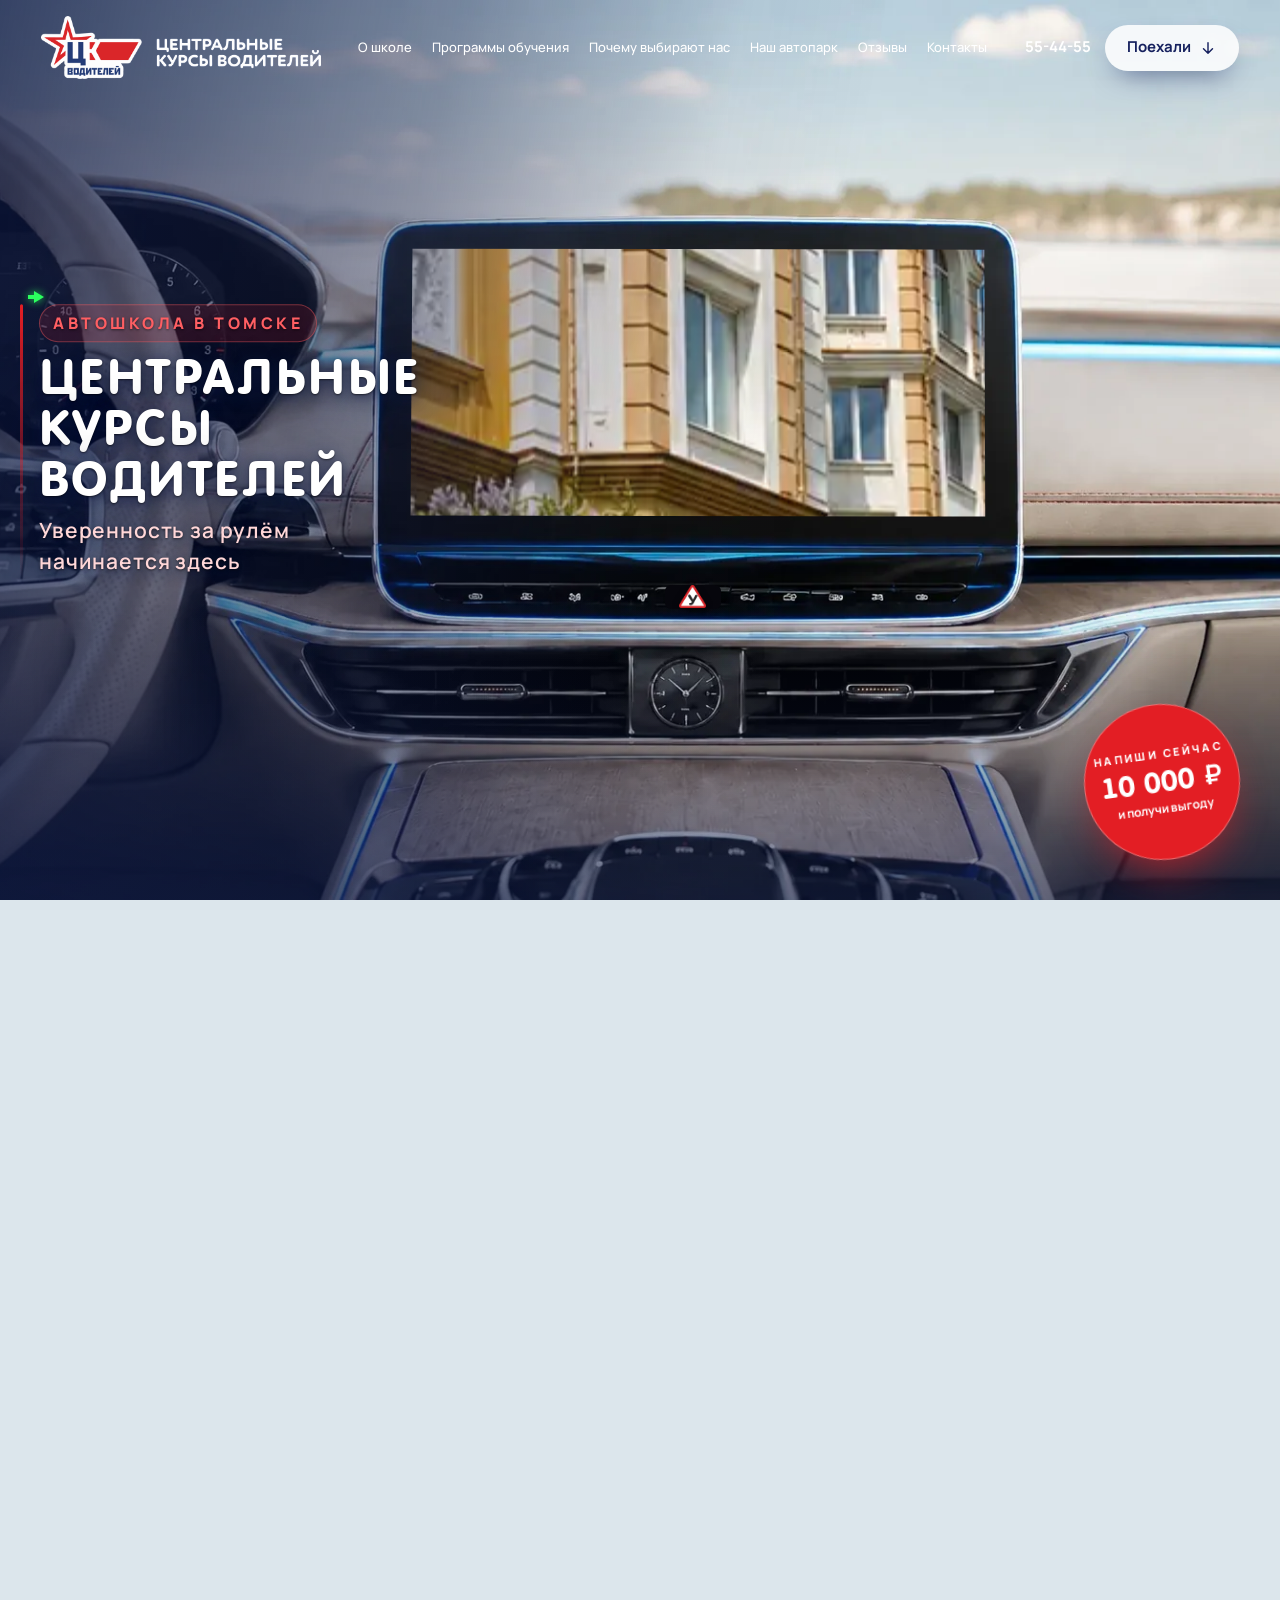
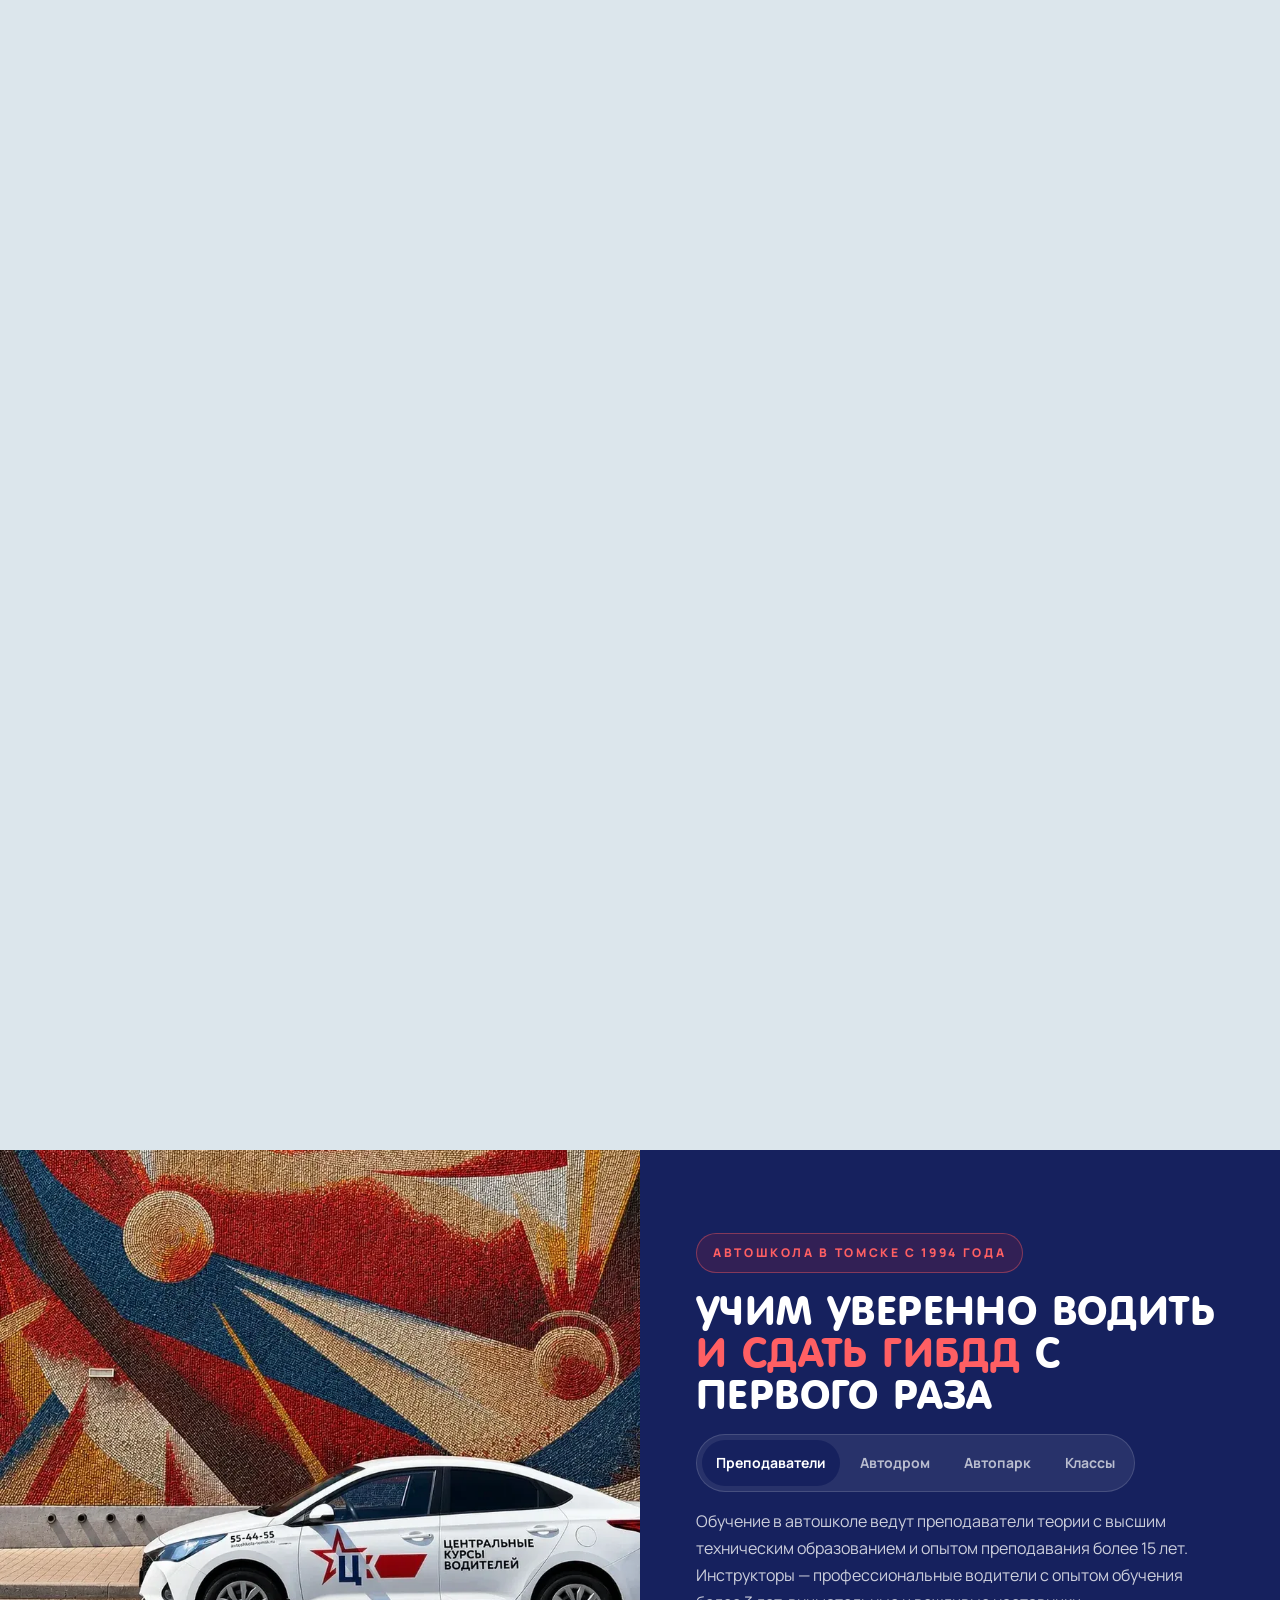
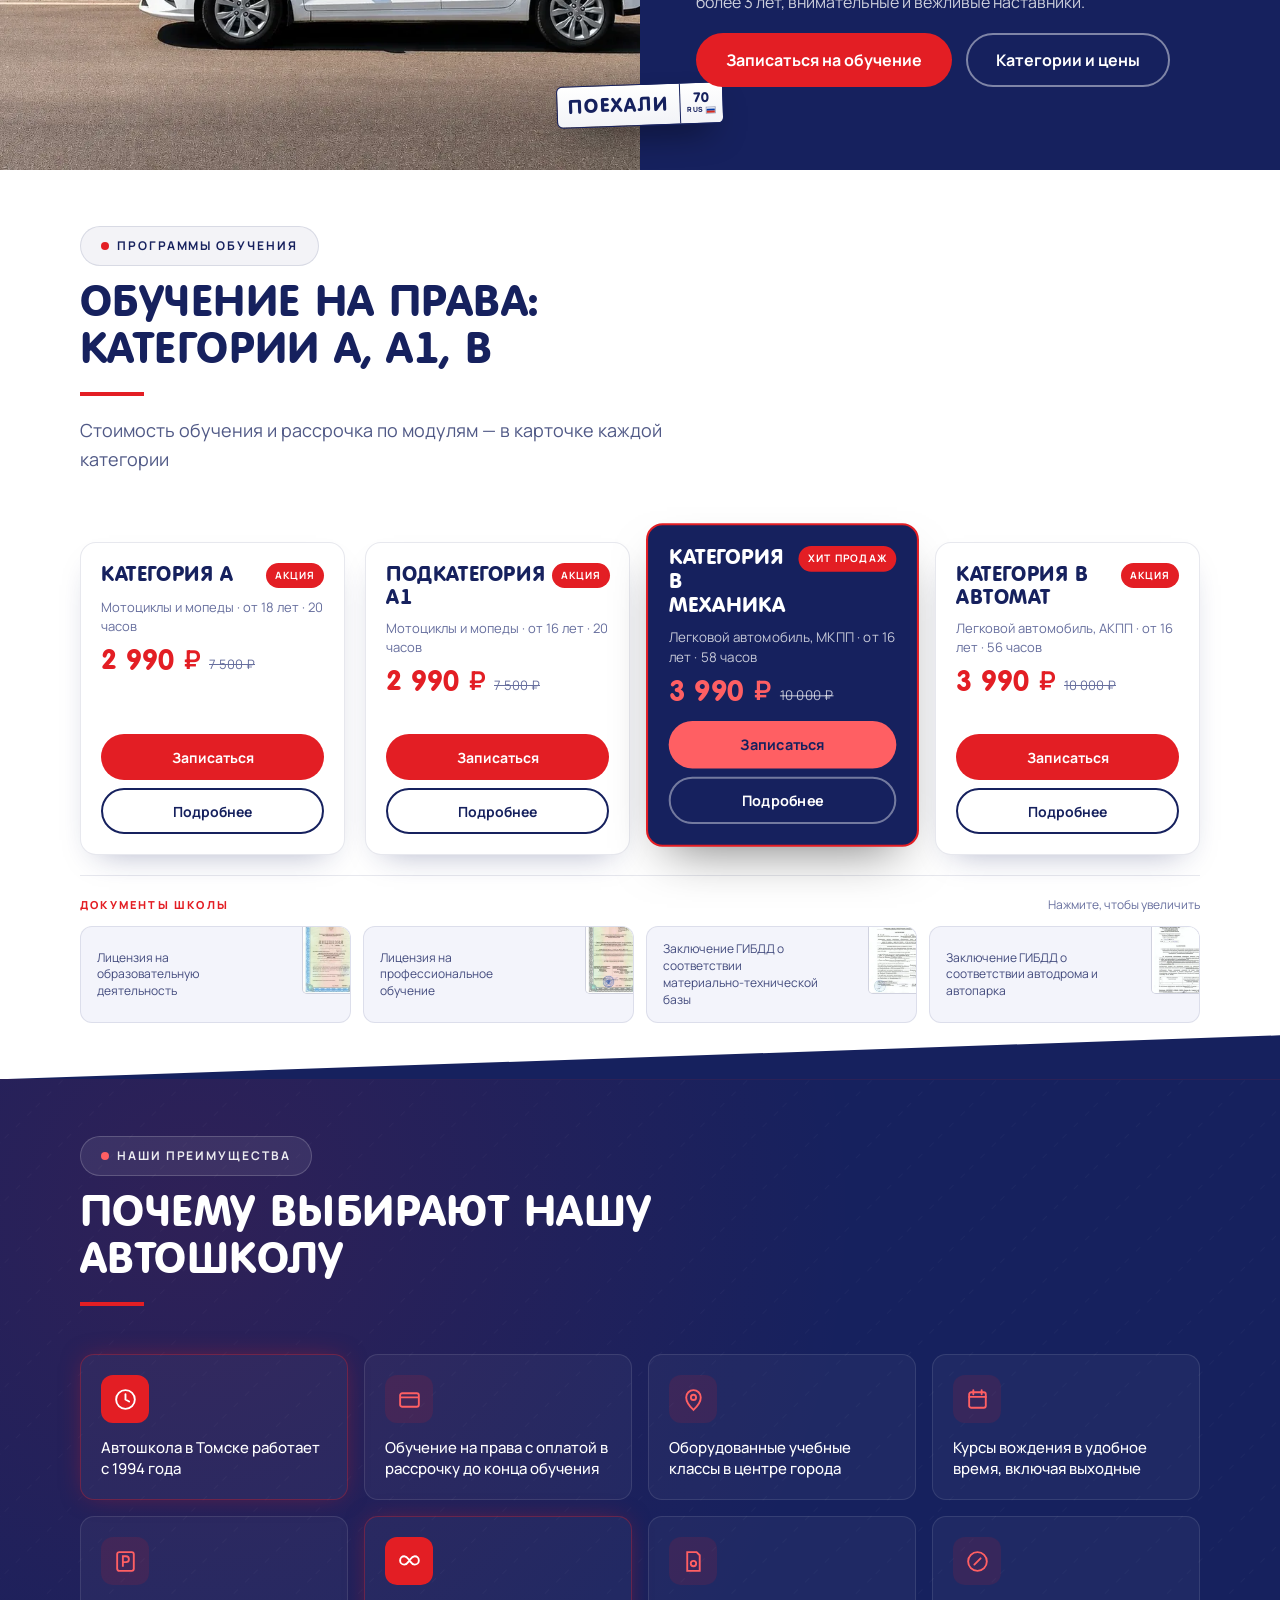
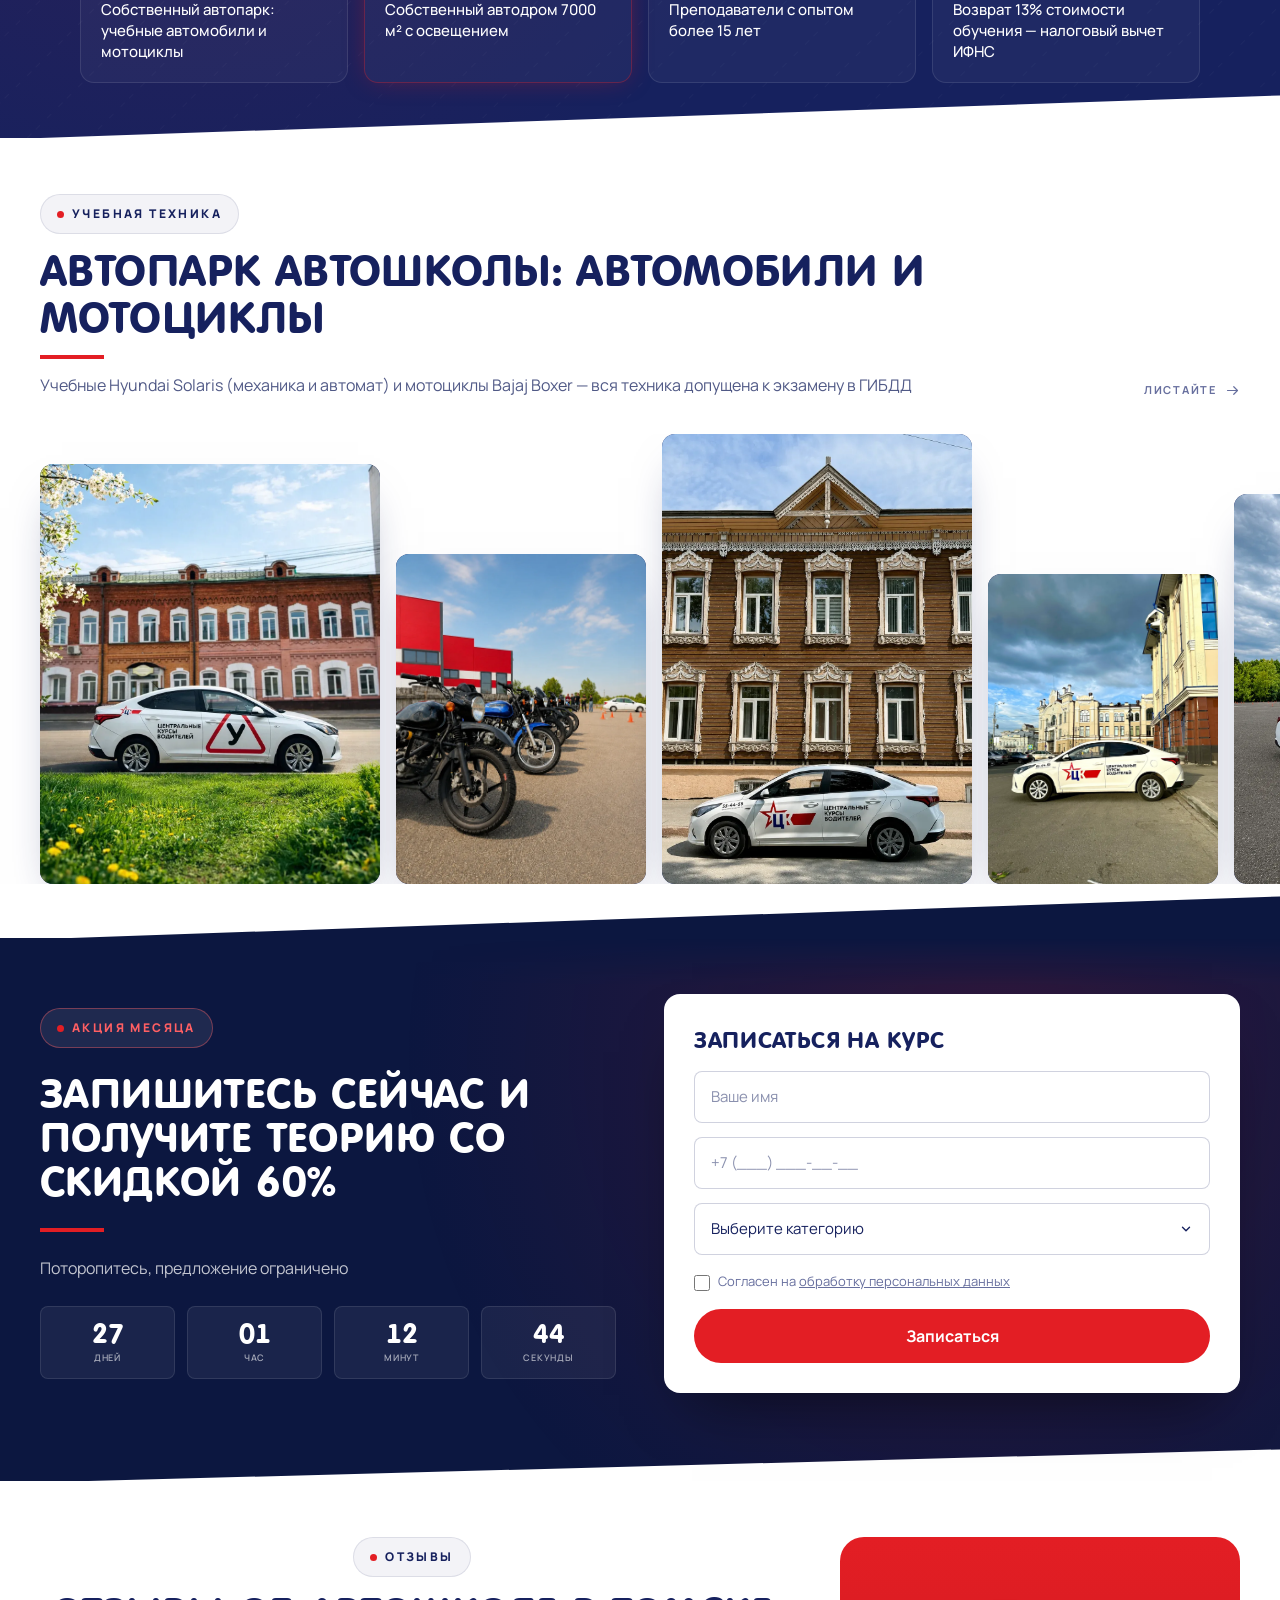
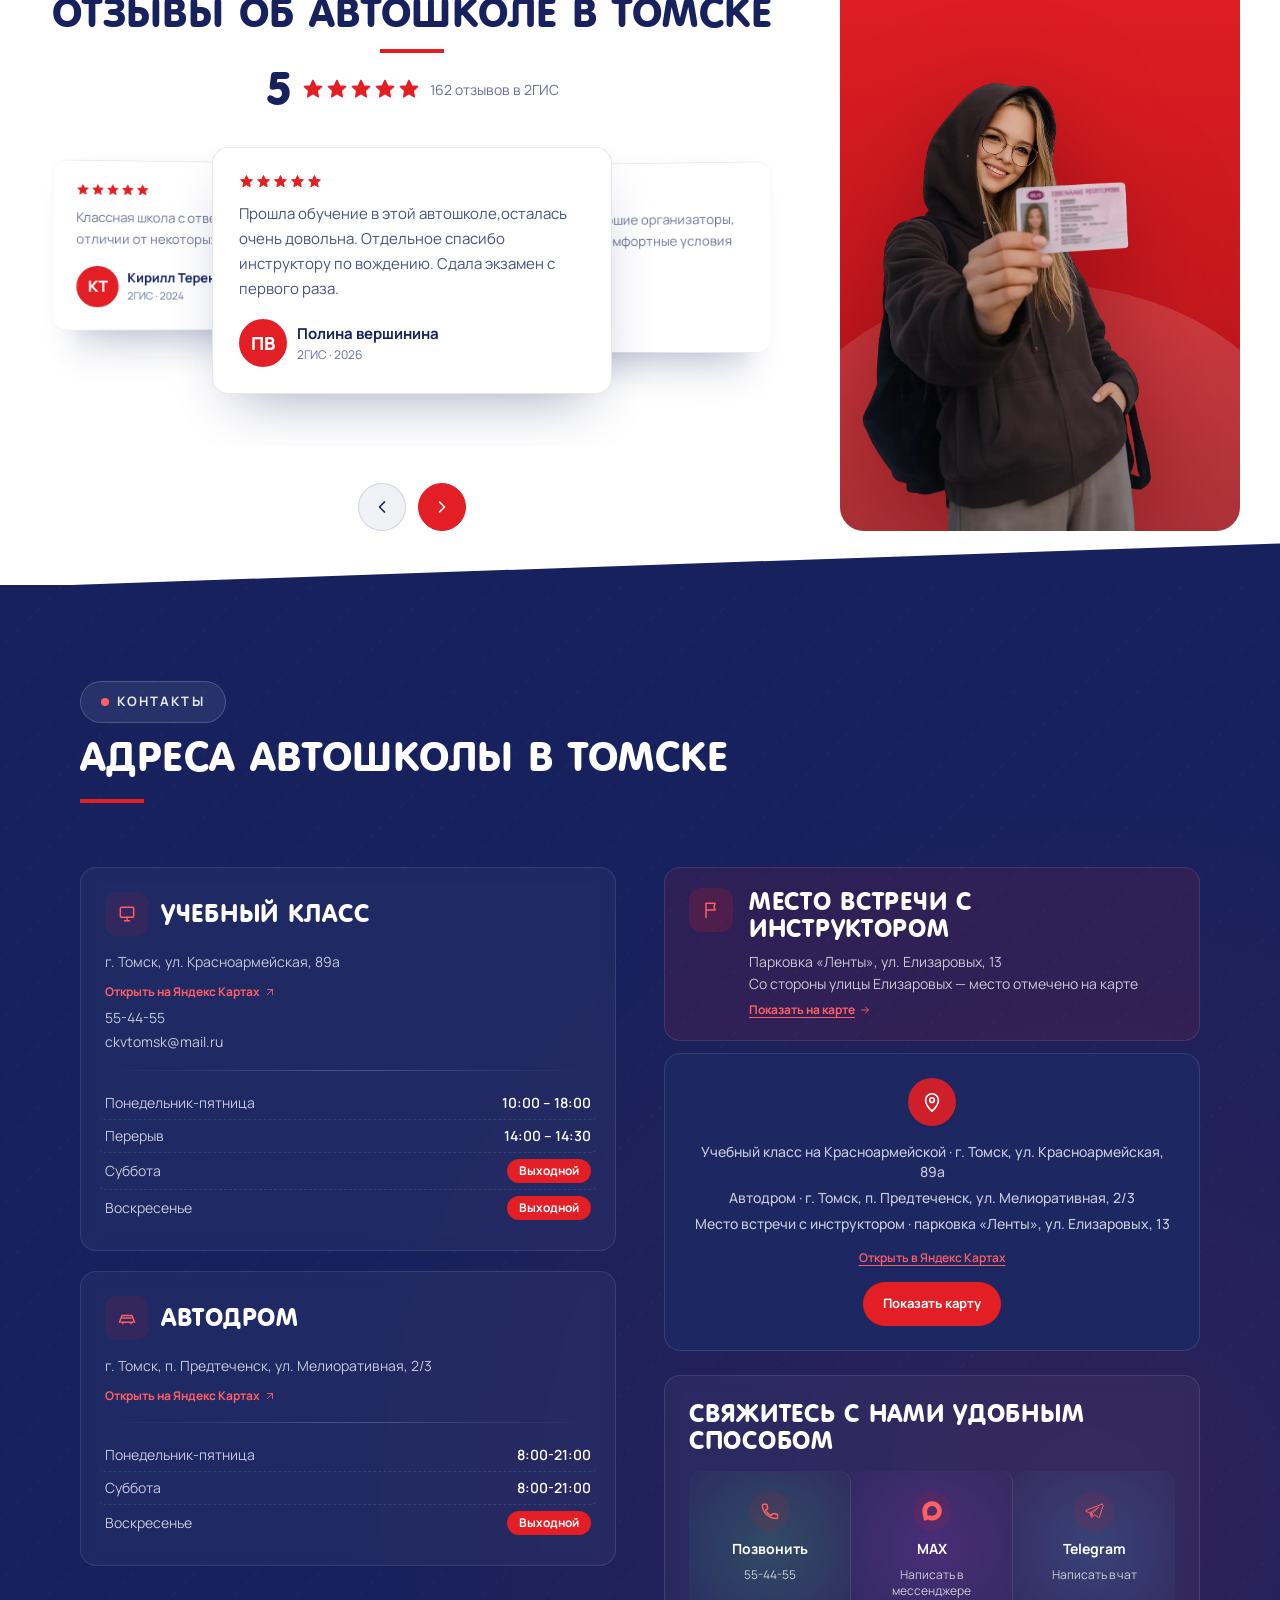
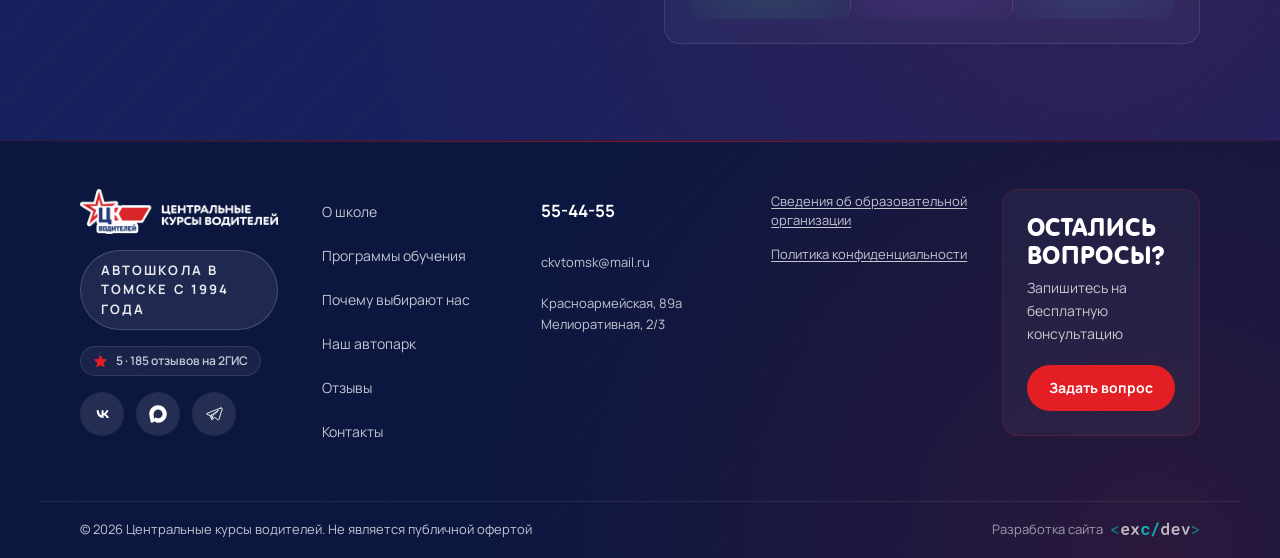
<file: index.html>
<!DOCTYPE html>
<html lang="ru">
<head>
  <meta name="robots" content="noindex, nofollow">
  <meta charset="UTF-8" />
  <meta name="viewport" content="width=device-width, initial-scale=1.0" />
  <title>Автошкола в Томске — обучение на права А, А1, В | ЦКВ</title>
  <meta name="description" content="Автошкола в Томске с 1994 года: обучение на права категорий А, А1, В — механика и автомат. Оплата в рассрочку, собственный автодром 7000 м², 20 000+ выпускников." />

  <meta property="og:title" content="Автошкола в Томске — обучение на права А, А1, В | ЦКВ" />
  <meta property="og:description" content="Автошкола в Томске с 1994 года: обучение на права категорий А, А1, В — механика и автомат. Оплата в рассрочку, собственный автодром 7000 м², 20 000+ выпускников." />
  <meta property="og:type" content="website" />
  <meta property="og:url" content="https://excldev.github.io/avtoshkola-preview/" />
  <meta property="og:image" content="https://excldev.github.io/avtoshkola-preview/images/hero_poster.webp" />
  <meta property="og:locale" content="ru_RU" />

  <meta name="twitter:card" content="summary_large_image" />
  <meta name="twitter:title" content="Автошкола в Томске — обучение на права А, А1, В | ЦКВ" />
  <meta name="twitter:description" content="Автошкола в Томске с 1994 года: обучение на права категорий А, А1, В — механика и автомат. Оплата в рассрочку, собственный автодром 7000 м², 20 000+ выпускников." />
  <meta name="twitter:image" content="https://excldev.github.io/avtoshkola-preview/images/hero_poster.webp" />

  <script type="application/ld+json">
  {
    "@context": "https://schema.org",
    "@type": "EducationalOrganization",
    "name": "Центральные курсы водителей",
    "alternateName": "ЦКВ",
    "url": "https://excldev.github.io/avtoshkola-preview/",
    "image": "https://excldev.github.io/avtoshkola-preview/images/hero_poster.webp",
    "telephone": "+7-3822-55-44-55",
    "email": "ckvtomsk@mail.ru",
    "address": {
      "@type": "PostalAddress",
      "addressLocality": "Томск",
      "streetAddress": "ул. Красноармейская, 89а",
      "addressCountry": "RU"
    },
    "geo": {
      "@type": "GeoCoordinates",
      "latitude": 56.464611,
      "longitude": 84.964394
    },
    "sameAs": [
      "https://2gis.ru/tomsk/firm/422740746055984",
      "https://2gis.ru/tomsk/firm/422740746446392",
      "https://vk.com/ckv.tomsk"
    ],
    "location": [
      {
        "@type": "Place",
        "name": "Учебный класс на Красноармейской",
        "address": {
          "@type": "PostalAddress",
          "addressLocality": "Томск",
          "streetAddress": "ул. Красноармейская, 89а",
          "addressCountry": "RU"
        },
        "geo": {
          "@type": "GeoCoordinates",
          "latitude": 56.464611,
          "longitude": 84.964394
        },
        "openingHoursSpecification": [
          {
            "@type": "OpeningHoursSpecification",
            "dayOfWeek": ["Monday", "Tuesday", "Wednesday", "Thursday", "Friday"],
            "opens": "10:00",
            "closes": "14:00"
          },
          {
            "@type": "OpeningHoursSpecification",
            "dayOfWeek": ["Monday", "Tuesday", "Wednesday", "Thursday", "Friday"],
            "opens": "14:30",
            "closes": "18:00"
          }
        ]
      },
      {
        "@type": "Place",
        "name": "Автодром на Мелиоративной",
        "address": {
          "@type": "PostalAddress",
          "addressLocality": "Томск",
          "streetAddress": "п. Предтеченск, ул. Мелиоративная, 2/3",
          "addressCountry": "RU"
        },
        "geo": {
          "@type": "GeoCoordinates",
          "latitude": 56.417938,
          "longitude": 85.038012
        },
        "openingHoursSpecification": [
          {
            "@type": "OpeningHoursSpecification",
            "dayOfWeek": ["Monday", "Tuesday", "Wednesday", "Thursday", "Friday", "Saturday"],
            "opens": "08:00",
            "closes": "21:00"
          }
        ]
      }
    ]
  }
  </script>

  <!-- Постер лежит поверх #root (см. z-index у #preload-poster) и снимается
       в revealApp. Без JS revealApp не отработает, и пререндер-снапшот
       остался бы навсегда под непрозрачным слоем — а он ровно для этого
       случая и нужен. -->
  <noscript><style>#preload-poster{display:none}</style></noscript>

  <link rel="icon" href="assets/logo/favicon.png" type="image/png">
  <link rel="apple-touch-icon" sizes="180x180" href="assets/logo/apple-touch-icon.png">
  <!-- Разбивка по брейкпоинту — тот же порог 767/768px, что у heroBgSrc в
       initApp() (там решается, decode() какого файла ждёт revealApp) и у
       фона #preload-poster в base.css. Без неё мобильный безусловно тянул
       cabin_screen_bg.webp (не нужен ему вообще, только десктопному фону
       заглушки) вперемешку с нужным hero_poster.webp — конкуренция за
       канал в самый критичный момент первого экрана. -->
  <link rel="preload" as="image" href="images/hero_poster.webp" media="(max-width: 767px)" fetchpriority="high">
  <link rel="preload" as="image" href="images/cabin_screen_bg.webp" media="(min-width: 768px)" fetchpriority="high">
  <!-- Логотип шапки — LCP-элемент на мобильных, а шапка монтируется из JS в
       body и в пререндер-снапшот не попадает: сканер предзагрузки не видит
       запрос в разметке и находит файл слишком поздно (Lighthouse:
       requestDiscoverable false, ~332 мс ожидания в разбивке LCP). Отсюда
       явный preload. Разделение по media — чтобы не тянуть обе пары: порог
       1280px тот же, что у переключения .header-logo-full/.header-logo-compact
       в base.css, значения обязаны совпадать. Светлые версии участвуют в
       адаптивной перекраске шапки и грузятся на той же странице. -->
  <link rel="preload" as="image" href="assets/logo/logo-compact.png" media="(max-width: 1279px)" fetchpriority="high">
  <link rel="preload" as="image" href="assets/logo/logo-compact-light.png" media="(max-width: 1279px)">
  <link rel="preload" as="image" href="assets/logo/logo-full.png" media="(min-width: 1280px)" fetchpriority="high">
  <link rel="preload" as="image" href="assets/logo/logo-full-light.png" media="(min-width: 1280px)">
  <!-- Оба шрифта на самохостинге, внешних доменов у страницы больше нет.
       Futura Round — дисплейный, одно начертание Bold. Manrope — текстовый,
       вариативный, один файл на все веса 400-800 (сабсет собран
       bin/build-manrope.py). @font-face обоих — в css/base.css.
       Preload нужен именно здесь: шрифт обнаруживается только после разбора
       styles.build.css, и без preload первый экран ждал бы два запроса
       подряд вместо одного. -->
  <link rel="preload" as="font" href="fonts/FuturaRound.woff2" type="font/woff2" crossorigin>
  <link rel="preload" as="font" href="fonts/Manrope-subset.woff2" type="font/woff2" crossorigin>
  <link rel="stylesheet" href="styles.build.css?v=22715027">
  <!-- Чистый vanilla JS, без сборки — React/Babel/Framer Motion удалены после миграции. -->
  <script>
    /* ========================================================================
       VANILLA JS TOOLKIT
       Секции строятся функциями отсюда и монтируются напрямую в DOM из
       initApp() (см. основной скрипт ниже) — чистый vanilla JS, без сборки.
    ======================================================================== */
    (function () {
      "use strict";

      function prefersReducedMotion() {
        return window.matchMedia("(prefers-reduced-motion: reduce)").matches;
      }

      /* ---------- Общие переиспользуемые хелперы ---------- */

      // Аналог компонента Reveal: fade+translate при первом входе в viewport.
      function vanillaReveal(el, opts) {
        opts = opts || {};
        const delay = opts.delay || 0;
        const y = opts.y != null ? opts.y : 24;
        const x = opts.x != null ? opts.x : 0;
        const duration = opts.duration || 600;
        el.style.opacity = "0";
        el.style.translate = x + "px " + y + "px";
        el.style.transition =
          "opacity " + duration + "ms cubic-bezier(0.22,0.61,0.36,1) " + delay + "ms, " +
          "translate " + duration + "ms cubic-bezier(0.22,0.61,0.36,1) " + delay + "ms";
        const obs = new IntersectionObserver((entries) => {
          entries.forEach((entry) => {
            if (entry.isIntersecting) {
              el.style.opacity = "1";
              el.style.translate = "0px 0px";
              obs.unobserve(el);
            }
          });
        }, { threshold: 0, rootMargin: "0px 0px -80px 0px" });
        obs.observe(el);
      }

      // Единый бейдж-кикер над заголовком каждой секции начиная с экрана 3
      // (см. handoff/README.md, «Бейдж-кикер секции»). Точка внутри —
      // var(--red) / на тёмном var(--red-light); {dot:false} для мест без
      // индикатора (например, тег «Автошкола в Томске…» в подвале).
      function buildSectionBadge(text, opts) {
        opts = opts || {};
        const badge = document.createElement("div");
        badge.className = "section-badge" + (opts.dark ? " is-dark" : "");
        if (opts.dot !== false) {
          const dot = document.createElement("span");
          dot.className = "section-badge-dot";
          dot.setAttribute("aria-hidden", "true");
          badge.appendChild(dot);
        }
        badge.appendChild(document.createTextNode(text));
        return badge;
      }

      // Аналог компонента SectionEyebrowTitle. headingClass/wrapClass — точечные
      // переопределения для секций с собственной брейкпоинт-шкалой заголовка
      // (Программы/Почему выбирают нас, см. section-heading-lg в base.css),
      // остальные вызовы по умолчанию остаются на статичном .display-2.
      function buildSectionEyebrowTitle(props) {
        const wrap = document.createElement("div");
        wrap.className = "max-w-2xl mb-12" + (props.dark ? " on-dark" : "") + (props.wrapClass ? " " + props.wrapClass : "");
        const badge = buildSectionBadge(props.eyebrow, { dark: props.dark });
        badge.classList.add("mb-3");
        wrap.appendChild(badge);
        const rest = document.createElement("div");
        rest.innerHTML =
          '<h2 class="' + (props.headingClass || "display-2") + " " + (props.dark ? "text-paper" : "text-navy") + '">' + props.title + "</h2>" +
          '<div class="w-16 h-1 bg-red mt-5 mb-5"></div>' +
          (props.lead ? '<p class="body-lg">' + props.lead + "</p>" : "");
        while (rest.firstChild) wrap.appendChild(rest.firstChild);
        return wrap;
      }

      function buildSectionDivider(color) {
        const divider = document.createElement("div");
        divider.setAttribute("aria-hidden", "true");
        divider.className = "section-divider-mobile absolute bottom-0 left-0 w-full h-[26px] sm:h-[44px] pointer-events-none z-20";
        divider.style.background = color;
        divider.style.clipPath = "polygon(0 100%, 100% 0, 100% 100%)";
        return divider;
      }

      /* ---------- WhyUsSection ---------- */

      // Иконки — фиксированный набор из макета «Экраны 4–5», см. brief:
      // часы · карта с полосой · геопин · календарь · документ с буквой ·
      // «дорога» · лист с печатью · круг с диагональю. Одинаковых быть не
      // должно — иконка единственный визуальный различитель плиток.
      function whyItemsData() {
        return [
          { title: "Автошкола в Томске работает с 1994 года", featured: true,
            icon: '<path d="M12 7v5l3.5 2M12 21a9 9 0 1 0 0-18 9 9 0 0 0 0 18Z" stroke="currentColor" stroke-width="1.8" stroke-linecap="round" fill="none" />' },
          { title: "Обучение на права с оплатой в рассрочку до конца обучения",
            icon: '<rect x="3" y="6" width="18" height="13" rx="2" stroke="currentColor" stroke-width="1.8" fill="none" /><path d="M3 10h18" stroke="currentColor" stroke-width="1.8" fill="none" />' },
          { title: "Оборудованные учебные классы в центре города",
            icon: '<path d="M12 22s7-6.6 7-12a7 7 0 1 0-14 0c0 5.4 7 12 7 12z" stroke="currentColor" stroke-width="1.8" fill="none" /><circle cx="12" cy="10" r="2.5" stroke="currentColor" stroke-width="1.8" fill="none" />' },
          { title: "Курсы вождения в удобное время, включая выходные",
            icon: '<rect x="4" y="5" width="16" height="15" rx="2" stroke="currentColor" stroke-width="1.8" fill="none" /><path d="M4 9.5h16M8 3v4M16 3v4" stroke="currentColor" stroke-width="1.8" stroke-linecap="round" />' },
          { title: "Собственный автопарк: учебные автомобили и мотоциклы",
            icon: '<rect x="4" y="3" width="16" height="18" rx="2" stroke="currentColor" stroke-width="1.8" fill="none" /><path d="M9.5 17V7h3a2.8 2.8 0 1 1 0 5.6h-3" stroke="currentColor" stroke-width="1.8" fill="none" />' },
          { title: "Собственный автодром 7000 м² с освещением", featured: true,
            icon: '<path d="M7 15a4 4 0 1 1 0-8c2.5 0 3.5 2 5 4s2.5 4 5 4a4 4 0 1 0 0-8c-2.5 0-3.5 2-5 4s-2.5 4-5 4z" stroke="currentColor" stroke-width="1.8" fill="none" />' },
          { title: "Преподаватели с опытом более 15 лет",
            icon: '<path d="M6 3h9l3 3v15H6V3Z" stroke="currentColor" stroke-width="1.8" fill="none" /><circle cx="12" cy="14" r="2.6" stroke="currentColor" stroke-width="1.8" fill="none" />' },
          { title: "Возврат 13% стоимости обучения — налоговый вычет ИФНС",
            icon: '<circle cx="12" cy="12" r="9" stroke="currentColor" stroke-width="1.8" fill="none" /><path d="M9 15 15 9" stroke="currentColor" stroke-width="1.8" stroke-linecap="round" />' },
        ];
      }

      // Плитка меняет раскладку, а не только масштаб: <1024 иконка слева,
      // текст справа (row); ≥1024 иконка сверху (column) — на узкой колонке
      // ~268px горизонтальная плитка оставляла бы пустоту под текстом.
      function buildWhyItemCard(item) {
        const reducedMotion = prefersReducedMotion();
        const card = document.createElement("div");
        card.className = "why-tile" + (item.featured ? " why-tile--priority why-card-priority" : "");
        card.style.transformStyle = "preserve-3d";
        card.style.transitionProperty = "transform";
        card.style.transitionDuration = "150ms";
        card.style.transitionTimingFunction = "ease-out";

        card.innerHTML =
          '<span class="why-tile-icon"><svg viewBox="0 0 24 24" style="width:52%;height:52%;">' + item.icon + "</svg></span>" +
          '<span class="why-tile-text">' + item.title + "</span>";

        card.addEventListener("mousemove", (e) => {
          if (reducedMotion) return;
          const rect = card.getBoundingClientRect();
          const px = (e.clientX - rect.left) / rect.width;
          const py = (e.clientY - rect.top) / rect.height;
          const ry = (px - 0.5) * 12;
          const rx = -(py - 0.5) * 12;
          card.style.transform = "perspective(800px) rotateX(" + rx + "deg) rotateY(" + ry + "deg)";
        });
        card.addEventListener("mouseleave", () => {
          card.style.transform = reducedMotion ? "none" : "perspective(800px) rotateX(0deg) rotateY(0deg)";
        });

        return card;
      }

      function buildWhyUsSection(root) {
        const section = document.createElement("section");
        section.id = "why";
        section.dataset.headerTheme = "dark";
        section.className = "why-section bg-navy relative z-10 border-y border-red/10 overflow-hidden";
        section.innerHTML =
          '<div class="absolute inset-0 opacity-[0.04]" aria-hidden="true">' +
            '<svg class="absolute inset-0 w-full h-full" preserveAspectRatio="none">' +
              '<defs><pattern id="whyDiagonalLines" width="44" height="44" patternTransform="rotate(45)" patternUnits="userSpaceOnUse">' +
                '<line x1="0" y1="0" x2="0" y2="44" stroke="#ffffff" stroke-width="1.5" stroke-dasharray="6 10" />' +
              "</pattern></defs>" +
              '<rect width="100%" height="100%" fill="url(#whyDiagonalLines)" />' +
            "</svg>" +
          "</div>" +
          '<div class="absolute inset-0" aria-hidden="true" style="background: radial-gradient(circle at 15% 20%, rgba(227,30,36,0.12), transparent 55%);"></div>';

        const shell = document.createElement("div");
        shell.className = "shell relative z-10";

        const titleWrap = buildSectionEyebrowTitle({
          eyebrow: "Наши преимущества",
          title: "Почему выбирают нашу автошколу",
          dark: true,
          headingClass: "section-heading-lg",
          wrapClass: "section-eyebrow-compact",
        });
        shell.appendChild(titleWrap);
        vanillaReveal(titleWrap);

        const grid = document.createElement("div");
        grid.className = "why-grid";
        const cards = whyItemsData().map((item, i) => {
          const card = buildWhyItemCard(item);
          card.style.opacity = "0";
          card.style.translate = "0 16px";
          card.style.transitionProperty = "transform, opacity, translate";
          card.style.transitionDuration = "150ms, 500ms, 500ms";
          card.style.transitionTimingFunction = "ease-out, ease-out, ease-out";
          card.style.transitionDelay = "0ms, " + (i * 80) + "ms, " + (i * 80) + "ms";
          grid.appendChild(card);
          return card;
        });
        shell.appendChild(grid);
        section.appendChild(shell);
        section.appendChild(buildSectionDivider("#ffffff"));
        root.appendChild(section);

        const obs = new IntersectionObserver((entries) => {
          entries.forEach((entry) => {
            if (entry.isIntersecting) {
              cards.forEach((card) => {
                card.style.opacity = "1";
                card.style.translate = "0 0";
              });
              obs.unobserve(grid);
            }
          });
        }, { threshold: 0.4 });
        obs.observe(grid);
      }

      /* ---------- FleetSection ---------- */
      // Full-bleed лента с обрезкой справа (см. «Автопарк · брейкпоинты»):
      // одна раскладка на всех ширинах, меняется только масштаб шести
      // кадров. Ритм ширин КРУПНЫЙ·средний·КРУПНЫЙ·мелкий·КРУПНЫЙ·средний
      // не переставлять — этим лента и держит характер. object-position
      // индивидуален по кадрам: 1/2/5 — «полтела» (55%), 6 — почти у низа
      // (68%), 3/4 — машина у самой нижней кромки источника (100%).
      const FLEET_CARS = [
        { img: "images/fleet-1.webp", pos: "50% 55%" },
        { img: "images/fleet-2.webp", pos: "50% 55%" },
        { img: "images/fleet-3.webp", pos: "50% 100%" },
        { img: "images/fleet-4.webp", pos: "50% 100%" },
        { img: "images/fleet-5.webp", pos: "50% 55%" },
        { img: "images/fleet-6.webp", pos: "50% 68%" },
      ];

      function buildFleetPlaceholder() {
        const ph = document.createElement("div");
        ph.className = "w-full h-full bg-navy/5 flex items-center justify-center text-[var(--text-muted)]";
        ph.innerHTML =
          '<svg viewBox="0 0 24 24" width="32" height="32" class="opacity-50"><path d="M4 16l1.5-5.5A2 2 0 0 1 7.4 9h9.2a2 2 0 0 1 1.9 1.5L20 16" stroke="currentColor" stroke-width="1.8" stroke-linecap="round" stroke-linejoin="round" fill="none" /><rect x="3" y="16" width="18" height="4" rx="1" stroke="currentColor" stroke-width="1.8" fill="none" /><circle cx="7" cy="12.5" r=".9" fill="currentColor" /><circle cx="17" cy="12.5" r=".9" fill="currentColor" /></svg>';
        return ph;
      }

      function buildFleetFrame(car, index) {
        const frame = document.createElement("span");
        frame.className = "fleet-frame fleet-frame--" + (index + 1);

        const img = document.createElement("img");
        img.src = car.img;
        img.alt = "";
        img.loading = "lazy";
        img.style.objectPosition = car.pos;
        img.addEventListener("error", () => { img.replaceWith(buildFleetPlaceholder()); }, { once: true });
        frame.appendChild(img);

        return frame;
      }

      // Drag мышью с инерцией (десктоп) + shift-колесо вместо тач-скролла
      // (тач и так свайпает нативно — pointerType "touch" не перехватываем).
      // Snap отключается в CSS под prefers-reduced-motion; инерцию гасим
      // здесь же, не давая velocity накопиться, чтобы after-drag не было
      // доката.
      function attachFleetDrag(track) {
        const reducedMotion = prefersReducedMotion();
        let dragging = false;
        let startX = 0;
        let startScroll = 0;
        let lastX = 0;
        let lastT = 0;
        let velocity = 0;
        let momentumId = null;

        function stopMomentum() {
          if (momentumId) { cancelAnimationFrame(momentumId); momentumId = null; }
        }
        function momentumStep() {
          track.scrollLeft -= velocity;
          velocity *= 0.95;
          momentumId = Math.abs(velocity) > 0.5 ? requestAnimationFrame(momentumStep) : null;
        }

        track.addEventListener("pointerdown", (e) => {
          if (e.pointerType === "touch") return;
          dragging = true;
          stopMomentum();
          track.classList.add("is-dragging");
          startX = lastX = e.clientX;
          startScroll = track.scrollLeft;
          lastT = performance.now();
          velocity = 0;
          track.setPointerCapture(e.pointerId);
        });
        track.addEventListener("pointermove", (e) => {
          if (!dragging) return;
          track.scrollLeft = startScroll - (e.clientX - startX);
          if (!reducedMotion) {
            const now = performance.now();
            const dt = now - lastT || 16;
            velocity = (e.clientX - lastX) / dt * 16;
            lastX = e.clientX;
            lastT = now;
          }
        });
        function endDrag() {
          if (!dragging) return;
          dragging = false;
          track.classList.remove("is-dragging");
          if (!reducedMotion && Math.abs(velocity) > 1) momentumStep();
        }
        track.addEventListener("pointerup", endDrag);
        track.addEventListener("pointerleave", endDrag);
        track.addEventListener("pointercancel", endDrag);

        track.addEventListener("wheel", (e) => {
          if (!e.shiftKey) return;
          e.preventDefault();
          track.scrollLeft += e.deltaY;
        }, { passive: false });
      }

      function buildFleetSection(root) {
        const section = document.createElement("section");
        section.id = "fleet";
        section.dataset.headerTheme = "light";
        section.className = "fleet-section bg-paper relative z-10";

        const head = document.createElement("div");
        head.className = "fleet-head";

        const headText = document.createElement("div");
        headText.className = "fleet-head-text";
        headText.innerHTML =
          '<span class="fleet-badge"><span class="fleet-badge-dot" aria-hidden="true"></span>Учебная техника</span>' +
          '<h2 class="fleet-heading">Автопарк автошколы: автомобили и мотоциклы</h2>' +
          '<span class="fleet-heading-rule" aria-hidden="true"></span>' +
          '<p class="fleet-lead">Учебные Hyundai Solaris (механика и автомат) и мотоциклы Bajaj Boxer — вся техника допущена к экзамену в ГИБДД</p>';
        head.appendChild(headText);
        vanillaReveal(headText);

        const hint = document.createElement("span");
        hint.className = "fleet-hint";
        hint.innerHTML =
          "Листайте" +
          '<svg viewBox="0 0 24 24" aria-hidden="true"><path d="M4 12h15M14 6l6 6-6 6" stroke="currentColor" stroke-width="1.9" fill="none" stroke-linecap="round" stroke-linejoin="round" /></svg>';
        head.appendChild(hint);

        section.appendChild(head);

        const track = document.createElement("div");
        track.className = "fleet-track";
        FLEET_CARS.forEach((car, index) => {
          const frame = buildFleetFrame(car, index);
          track.appendChild(frame);
          vanillaReveal(frame, { delay: index * 80, y: 20 });
        });
        const spacer = document.createElement("span");
        spacer.className = "fleet-track-spacer";
        spacer.setAttribute("aria-hidden", "true");
        track.appendChild(spacer);
        attachFleetDrag(track);
        section.appendChild(track);

        section.appendChild(buildSectionDivider("#0c1740"));
        root.appendChild(section);
      }

      /* ---------- SiteFooter ---------- */

      function buildSiteFooter(root, opts) {
        opts = opts || {};
        const onOpenLead = opts.onOpenLead;
        const footer = document.createElement("footer");
        footer.dataset.headerTheme = "dark";
        footer.className = "bg-navy2 relative z-10 border-t border-red/20 overflow-hidden";
        footer.innerHTML =
          '<div class="absolute top-0 inset-x-0 h-px" aria-hidden="true" style="background: linear-gradient(90deg, transparent, rgba(227,30,36,0.5), transparent);"></div>' +
          '<div class="absolute inset-0 opacity-[0.04]" aria-hidden="true">' +
            '<svg class="absolute inset-0 w-full h-full" preserveAspectRatio="none">' +
              '<defs><pattern id="footerDiagonalLines" width="44" height="44" patternTransform="rotate(45)" patternUnits="userSpaceOnUse">' +
                '<line x1="0" y1="0" x2="0" y2="44" stroke="#ffffff" stroke-width="1.5" stroke-dasharray="6 10" />' +
              "</pattern></defs>" +
              '<rect width="100%" height="100%" fill="url(#footerDiagonalLines)" />' +
            "</svg>" +
          "</div>" +
          '<div class="absolute inset-0" aria-hidden="true" style="background: radial-gradient(circle at 90% 100%, rgba(227,30,36,0.14), transparent 55%);"></div>';

        // Колонки 1/2/5 (390/768/1280+) — геометрия по handoff «Шапка и
        // подвал», содержимое (иконки соцсетей, бейдж, рейтинг 2ГИС) — из
        // прежней реализации. Пять смысловых блоков: about, links, contacts,
        // legal, cta — на 768 CTA-карточка растягивается на 2 колонки
        // (.site-footer-cta-card), на 1280+ занимает ровно одну.
        const cols = document.createElement("div");
        cols.className = "shell site-footer-inner site-footer-cols relative z-10";

        const colAbout = document.createElement("div");
        colAbout.className = "flex flex-col items-start gap-4";
        colAbout.innerHTML =
          '<a href="#top" class="shrink-0 self-start relative footer-logo-compact">' +
            '<img src="assets/logo/logo-compact-light.png" alt="Центральные курсы водителей" width="78" height="49" loading="lazy" class="footer-logo-compact-img block" />' +
          "</a>" +
          '<a href="#top" class="shrink-0 self-start relative footer-logo-full">' +
            '<img src="assets/logo/logo-full-light.png" alt="Центральные курсы водителей" width="297" height="67" loading="lazy" class="footer-logo-full-img block" />' +
          "</a>" +
          '<div data-footer-badge></div>' +
          '<a href="' + REVIEWS_2GIS_URL + '" target="_blank" rel="noopener noreferrer" class="inline-flex items-center gap-2 rounded-full bg-paper/[0.06] border border-paper/10 px-3 py-1.5 text-[var(--text-on-dark)] text-xs font-semibold hover:border-red/30 hover:text-paper transition">' +
            buildStarIcon(true) +
            // Рейтинг и число отзывов берём из REVIEWS_FALLBACK.meta (ниже в
            // файле, но это forward-reference работает: подвал строится в
            // buildSiteFooter(), а она вызывается уже после того, как
            // REVIEWS_FALLBACK успел проинициализироваться). Так у index.html
            // остаётся одно место правки на цифры, а не два. reviews.json —
            // источник для остальных мест, см. CLAUDE.md.
            "<span>" + REVIEWS_FALLBACK.meta.rating + " · " + REVIEWS_FALLBACK.meta.count + " отзывов на 2ГИС</span>" +
          "</a>" +
          '<div class="flex items-center gap-3" data-footer-social></div>';
        colAbout.querySelector("[data-footer-badge]").replaceWith(
          buildSectionBadge("Автошкола в Томске с 1994 года", { dark: true, dot: false })
        );

        // Соцсети 44×44, фон rgba(255,255,255,.1), иконка 18×18 currentColor —
        // те же SVG, что и в mobileSocialRow (см. ниже), не перерисовывать.
        const socialWrap = colAbout.querySelector("[data-footer-social]");
        socialWrap.innerHTML =
          '<a href="https://vk.ru/ckv.tomsk" target="_blank" rel="noopener" aria-label="ВКонтакте" class="inline-flex w-11 h-11 items-center justify-center rounded-full bg-paper/10 text-paper hover:bg-red transition">' +
            '<svg viewBox="0 0 24 24" width="18" height="18" fill="currentColor"><path d="M13.9 17.4c-5.6 0-8.9-3.9-9-10.3h2.8c.1 4.7 2.1 6.6 3.7 7V7.1h2.7v4.1c1.6-.2 3.2-2 3.8-4.1h2.7c-.4 2.6-2.3 4.4-3.6 5.1 1.3.6 3.5 2.1 4.3 5.2h-3c-.6-2-2.2-3.5-4.2-3.7v3.7h-.2z" /></svg>' +
          "</a>" +
          '<a href="https://max.ru/u/f9LHodD0cOKHJhI2eCvtUlQRySv-I0m3c637Eoq7rhaFTQLXjRZTY3Spdzc" target="_blank" rel="noopener" aria-label="MAX" class="inline-flex w-11 h-11 items-center justify-center rounded-full bg-paper/10 text-paper hover:bg-red transition">' +
            '<svg viewBox="0 0 24 24" width="18" height="18" fill="currentColor"><g transform="scale(0.0333333)"><path d="M350.4,9.6C141.8,20.5,4.1,184.1,12.8,390.4c3.8,90.3,40.1,168,48.7,253.7,2.2,22.2-4.2,49.6,21.4,59.3,31.5,11.9,79.8-8.1,106.2-26.4,9-6.1,17.6-13.2,24.2-22,27.3,18.1,53.2,35.6,85.7,43.4,143.1,34.3,299.9-44.2,369.6-170.3C799.6,291.2,622.5-4.6,350.4,9.6h0ZM269.4,504c-11.3,8.8-22.2,20.8-34.7,27.7-18.1,9.7-23.7-.4-30.5-16.4-21.4-50.9-24-137.6-11.5-190.9,16.8-72.5,72.9-136.3,150-143.1,78-6.9,150.4,32.7,183.1,104.2,72.4,159.1-112.9,316.2-256.4,218.6h0Z" /></g></svg>' +
          "</a>" +
          '<a href="https://t.me/CKVTOMSK" target="_blank" rel="noopener" aria-label="Telegram" class="inline-flex w-11 h-11 items-center justify-center rounded-full bg-paper/10 text-paper hover:bg-red transition">' +
            '<svg viewBox="0 0 24 24" width="18" height="18"><path d="M21 4L2.5 11.2c-.6.2-.6 1 0 1.3l4.6 1.6 1.7 5.2c.2.6 1 .7 1.3.2l2.5-3.2 4.6 3.4c.5.4 1.2.1 1.4-.5L23 5.1c.2-.7-.5-1.3-2-1.1zM8.5 13.5L18 7.2l-8.1 7.6-.2 3.2-1.2-4.5z" stroke="currentColor" stroke-width="1.2" stroke-linejoin="round" stroke-linecap="round" fill="none" /></svg>' +
          "</a>";
        Array.from(socialWrap.children).forEach((icon) => attachMagneticBehavior(icon));

        const colLinks = document.createElement("div");
        const linksList = document.createElement("ul");
        linksList.className = "flex flex-col text-[var(--text-on-dark)] site-footer-links-text";
        NAV_LINKS.forEach((link) => {
          const li = document.createElement("li");
          li.innerHTML =
            '<a href="' + link.href + '" class="min-h-11 group inline-flex items-center gap-2 hover:text-[var(--red-light)] transition-colors duration-300">' +
              '<span class="w-1 h-1 rounded-full bg-red opacity-0 -translate-x-1 group-hover:opacity-100 group-hover:translate-x-0 transition-all duration-300"></span>' +
              link.label +
            "</a>";
          linksList.appendChild(li);
        });
        colLinks.appendChild(linksList);

        // Контакты — телефон, почта, два адреса, без иконок (см. handoff
        // «Шапка и подвал» §4): «Красноармейская, 89а» — класс, «Мелиоративная,
        // 2/3» — автодром (те же адреса, что и в WORKING_HOURS_SCHEDULE).
        const colContacts = document.createElement("div");
        colContacts.className = "flex flex-col gap-2";
        colContacts.innerHTML =
          '<a href="tel:+73822554455" class="min-h-11 inline-flex items-center font-bold text-paper site-footer-phone-text hover:text-[var(--red-light)] transition">55-44-55</a>' +
          '<a href="mailto:ckvtomsk@mail.ru" class="min-h-11 inline-flex items-center text-[var(--text-on-dark)] site-footer-fine-text hover:text-[var(--red-light)] transition">ckvtomsk@mail.ru</a>' +
          '<p class="text-[var(--text-on-dark)] site-footer-fine-text leading-relaxed">Красноармейская, 89а<br />Мелиоративная, 2/3</p>';

        const colLegal = document.createElement("div");
        colLegal.className = "flex flex-col";
        colLegal.innerHTML =
          '<a href="http://www.ckvtomsk.ru/" target="_blank" rel="noopener noreferrer" class="min-h-11 inline-flex items-center underline underline-offset-2 text-[var(--text-on-dark)] site-footer-fine-text hover:text-[var(--red-light)] transition">' +
            "Сведения об образовательной организации" +
          "</a>" +
          '<a href="privacy.html" class="min-h-11 inline-flex items-center underline underline-offset-2 text-[var(--text-on-dark)] site-footer-fine-text hover:text-[var(--red-light)] transition">Политика конфиденциальности</a>';

        const colCta = document.createElement("div");
        colCta.className = "site-footer-cta-card";
        const ctaCard = document.createElement("div");
        ctaCard.className = "rounded-2xl border border-red/20 bg-paper/[0.04] p-6 flex flex-col";
        ctaCard.innerHTML =
          '<h4 class="display-3 text-paper mb-2">Остались вопросы?</h4>' +
          '<p class="text-[var(--text-on-dark)] text-sm leading-relaxed mb-5">Запишитесь на бесплатную консультацию</p>';
        const ctaBtn = buildMagneticButton({
          text: "Задать вопрос",
          className: "w-full min-h-[46px] flex items-center justify-center bg-red text-paper font-bold rounded-full text-sm hover:brightness-110 transition",
          onClick: () => { if (onOpenLead) onOpenLead(); },
        });
        ctaCard.appendChild(ctaBtn);
        colCta.appendChild(ctaCard);

        cols.appendChild(colAbout);
        cols.appendChild(colLinks);
        cols.appendChild(colContacts);
        cols.appendChild(colLegal);
        cols.appendChild(colCta);
        footer.appendChild(cols);
        vanillaReveal(colAbout, { delay: 0 });
        vanillaReveal(colLinks, { delay: 60 });
        vanillaReveal(colContacts, { delay: 120 });
        vanillaReveal(colLegal, { delay: 180 });
        vanillaReveal(colCta, { delay: 240 });

        // Оферта — отдельным ярусом под границей white/8, вне колоночной
        // сетки, всегда последняя (правило 4 handoff «Шапка и подвал»).
        const bottomBar = document.createElement("div");
        bottomBar.className = "shell site-footer-offer relative z-10 text-[var(--text-on-dark)]";
        bottomBar.innerHTML =
          '<div class="site-footer-offer-row">' +
            '<p>© 2026 Центральные курсы водителей. Не является публичной офертой</p>' +
            '<a class="footer-dev-credit" href="https://exclusivedev.ru/" target="_blank" rel="noopener noreferrer" aria-label="Разработка сайта — exc/dev">' +
              '<span class="footer-dev-credit-text">Разработка сайта</span>' +
              '<img src="assets/logo/exclusivedev-logo.svg" alt="exc/dev" width="90" height="15" loading="lazy" />' +
            '</a>' +
          '</div>';
        footer.appendChild(bottomBar);

        root.appendChild(footer);
      }

      /* ---------- Универсальная модалка (аналог ModalShell) ---------- */

      function buildModalShell(opts) {
        opts = opts || {};
        const overlay = document.createElement("div");
        overlay.className = "fixed inset-0 z-[100] flex items-center justify-center p-4";
        overlay.style.opacity = "0";
        overlay.style.pointerEvents = "none";
        // Закрытая модалка прозрачна, но без inert её кнопки оставались бы
        // в Tab-обходе страницы. Переключается вместе с pointerEvents.
        overlay.inert = true;
        overlay.style.transition = "opacity 250ms ease";
        overlay.setAttribute("role", "dialog");
        overlay.setAttribute("aria-modal", "true");
        if (opts.labelledBy) overlay.setAttribute("aria-labelledby", opts.labelledBy);
        // Заголовок с этим id появляется в DOM только когда модалку открыли:
        // тело заполняется в open(). Пока она закрыта, aria-labelledby ссылается
        // в пустоту, и диалог остаётся без доступного имени (aria-dialog-name).
        // Запасное имя на самой оболочке это закрывает: по спецификации
        // aria-labelledby приоритетнее, поэтому у открытой модалки имя
        // по-прежнему берётся из живого заголовка, а aria-label работает только
        // как подстраховка.
        if (opts.label) overlay.setAttribute("aria-label", opts.label);

        const backdrop = document.createElement("div");
        backdrop.className = "absolute inset-0 bg-navy2/80 backdrop-blur-sm";

        // Скроллится не сама рамка, а внутренняя обёртка (scroller): кнопка
        // закрытия лежит рядом с ней, а не внутри, поэтому не уплывает вместе
        // с текстом. Раньше overflow-y-auto и p-8 висели на content, крестик
        // был absolute внутри скролл-контейнера и на длинном тексте уезжал за
        // верхнюю кромку (на 390 — уже на текущих текстах).
        const content = document.createElement("div");
        content.className = "relative bg-paper rounded-2xl w-full max-h-[90vh] overflow-hidden flex flex-col " + (opts.wide ? "max-w-2xl" : "max-w-md");
        content.style.transition = "opacity 250ms ease, translate 250ms ease, scale 250ms ease";
        content.style.opacity = "0";
        content.style.translate = "0 24px";
        content.style.scale = "0.97";

        const closeBtn = document.createElement("button");
        closeBtn.type = "button";
        closeBtn.setAttribute("aria-label", "Закрыть");
        closeBtn.dataset.modalClose = "";
        closeBtn.className = "absolute top-4 right-4 z-10 w-11 h-11 rounded-full flex items-center justify-center text-[var(--text-muted)] hover:text-red hover:bg-navy/5 transition text-xl leading-none";
        closeBtn.innerHTML = "&times;";

        const scroller = document.createElement("div");
        // min-h-0 обязателен: без него флекс-ребёнок не сжимается и max-h-[90vh]
        // на рамке перестаёт ограничивать высоту
        scroller.className = "overflow-y-auto min-h-0 p-8";

        const body = document.createElement("div");
        body.className = "modal-body";

        scroller.appendChild(body);
        content.appendChild(closeBtn);
        content.appendChild(scroller);
        overlay.appendChild(backdrop);
        overlay.appendChild(content);

        let isOpen = false;
        let onCloseCb = null;
        let lastFocused = null;      // элемент-инициатор, туда возвращаем фокус
        let prevHtmlOverflow = "";
        let prevBodyPaddingRight = "";
        let prevHtmlScrollBehavior = "";
        let prevScrollY = 0;

        // Блокировка скролла страницы под модалкой. Вешаем overflow на
        // documentElement, а не на body: скролл-контейнер страницы — именно html
        // (`html { scroll-behavior: smooth; overscroll-behavior-y: none }` в
        // base.css), и `body { overflow: hidden }` его не останавливает —
        // проверено, страница прокручивалась под открытой модалкой.
        function lockPageScroll() {
          const root = document.documentElement;
          prevScrollY = window.scrollY;
          prevHtmlOverflow = root.style.overflow;
          prevBodyPaddingRight = document.body.style.paddingRight;
          // overflow: hidden не останавливает уже запущенную плавную прокрутку
          // (клик по пункту меню, а сразу за ним «Подробнее»): страница
          // продолжала ехать под открытой модалкой на 28–49px. Прервать саму
          // анимацию нечем — проверено, что скролл в ТУ ЖЕ позицию её не гасит
          // ни как window.scrollTo(x, y), ни как behavior: "instant"; Chrome
          // такой вызов просто игнорирует. Поэтому не гасим, а переспрашиваем
          // позицию на следующем кадре: один шаг анимации успевает примениться,
          // и мы возвращаем страницу обратно. Коллбэк rAF выполняется после
          // шага прокрутки, но до отрисовки кадра, поэтому сдвиг не виден.
          //
          // scroll-behavior на время снимаем — иначе этот возврат сам поедет
          // плавно и сдвиг как раз станет заметным. Возвращаем при закрытии.
          prevHtmlScrollBehavior = root.style.scrollBehavior;
          root.style.scrollBehavior = "auto";
          // Ширина полосы прокрутки: 0 при overlay-скроллбарах (macOS), ~15px в
          // Windows. Компенсируем, иначе контент дёрнется при её исчезновении.
          const gap = window.innerWidth - root.clientWidth;
          root.style.overflow = "hidden";
          if (gap > 0) document.body.style.paddingRight = gap + "px";
          window.scrollTo(0, prevScrollY);
          requestAnimationFrame(() => { if (isOpen) window.scrollTo(0, prevScrollY); });
        }

        function unlockPageScroll() {
          const root = document.documentElement;
          root.style.overflow = prevHtmlOverflow;
          document.body.style.paddingRight = prevBodyPaddingRight;
          if (Math.abs(window.scrollY - prevScrollY) > 1) window.scrollTo(0, prevScrollY);
          root.style.scrollBehavior = prevHtmlScrollBehavior;
        }

        // Тот же приём, что у мобильного меню (см. handleMobileMenuKeydown):
        // Tab и Shift+Tab не должны уводить фокус на страницу под модалкой.
        function getFocusable() {
          return Array.from(content.querySelectorAll(
            'a[href], button:not([disabled]), input:not([disabled]), textarea:not([disabled]), select:not([disabled]), [tabindex]:not([tabindex="-1"])'
          )).filter((el) => el.offsetWidth > 0 || el.offsetHeight > 0);
        }

        function handleKeydown(e) {
          if (e.key === "Escape") {
            close();
            return;
          }
          if (e.key !== "Tab") return;
          const focusable = getFocusable();
          if (!focusable.length) return;
          const first = focusable[0];
          const last = focusable[focusable.length - 1];
          const within = content.contains(document.activeElement);
          if (e.shiftKey) {
            if (!within || document.activeElement === first) {
              e.preventDefault();
              last.focus();
            }
          } else if (!within || document.activeElement === last) {
            e.preventDefault();
            first.focus();
          }
        }

        function open(onClose) {
          onCloseCb = onClose || null;
          isOpen = true;
          lastFocused = document.activeElement instanceof HTMLElement ? document.activeElement : null;
          lockPageScroll();
          overlay.style.pointerEvents = "auto";
          overlay.inert = false;
          overlay.style.opacity = "1";
          scroller.scrollTop = 0;
          requestAnimationFrame(() => {
            content.style.opacity = "1";
            content.style.translate = "0 0";
            content.style.scale = "1";
          });
          document.addEventListener("keydown", handleKeydown);
          setTimeout(() => {
            const focusable = content.querySelector("input, textarea, select, button:not([data-modal-close])");
            // preventScroll: в модалке программы первая такая кнопка — «Записаться
            // на курс» в самом низу, и обычный focus() открывал бы модалку сразу
            // прокрученной к ней
            if (focusable) focusable.focus({ preventScroll: true });
            else closeBtn.focus({ preventScroll: true });
            scroller.scrollTop = 0;
          }, 0);
        }

        function close() {
          if (!isOpen) return;
          isOpen = false;
          overlay.style.opacity = "0";
          overlay.style.pointerEvents = "none";
          overlay.inert = true;
          content.style.opacity = "0";
          content.style.translate = "0 24px";
          content.style.scale = "0.97";
          document.removeEventListener("keydown", handleKeydown);
          unlockPageScroll();
          // Возврат фокуса на инициатора — по любому пути закрытия: Esc, клик по
          // подложке, крестик. Проверяем, что элемент ещё в документе.
          if (lastFocused && document.contains(lastFocused)) lastFocused.focus({ preventScroll: true });
          lastFocused = null;
          if (onCloseCb) onCloseCb();
        }

        backdrop.addEventListener("click", close);
        closeBtn.addEventListener("click", close);

        return { overlay, body, open, close };
      }

      /* ---------- AboutHeroSection / LicensesSection ---------- */

      // Значения переиспользуются и в цифрах на состоянии 2 первого экрана
      // (см. buildHeroStatTilesContent) — единый источник, не дублировать.
      const KEY_FACTS = [
        { value: "30+", label: "лет работы на рынке" },
        { value: "20 000+", label: "выпускников" },
        { value: "95%", label: "сдача с 1 раза" },
        { value: "7 000 м²", label: "автодром" },
      ];

      const ABOUT_TABS = [
        { key: "teachers", label: "Преподаватели", text: "Обучение в автошколе ведут преподаватели теории с высшим техническим образованием и опытом преподавания более 15 лет. Инструкторы — профессиональные водители с опытом обучения более 3 лет, внимательные и вежливые наставники." },
        { key: "track", label: "Автодром", text: "Собственный автодром автошколы площадью 7000 м², аттестованный ГИБДД. Есть освещение для вечерних занятий, туалет и всё необходимое для отработки упражнений на автомобилях и мотоциклах." },
        { key: "fleet", label: "Автопарк", text: "Учебные автомобили и мотоциклы, механика и автомат. Все машины оборудованы дублирующими педалями и допущены к сдаче экзамена в ГИБДД." },
        { key: "classes", label: "Классы", text: "Оборудованные учебные классы в центре города — всё необходимое для комфортного обучения в автошколе: тренажёры, презентационное оборудование и удобные условия для занятий теорией." },
      ];

      const LICENSES = [
        { title: "Лицензия на образовательную деятельность", thumb: "images/license-1-thumb.webp", full: "images/license-1-full.webp" },
        { title: "Лицензия на профессиональное обучение", thumb: "images/license-2-thumb.webp", full: "images/license-2-full.webp" },
        { title: "Заключение ГИБДД о соответствии материально-технической базы", thumb: "images/license-3-thumb.webp", full: "images/license-3-full.webp" },
        { title: "Заключение ГИБДД о соответствии автодрома и автопарка", thumb: "images/license-4-thumb.webp", full: "images/license-4-full.webp" },
      ];

      // Модалка с полным сканом лицензии — открывается из полосы-«пика»
      // документов в ProgramsSection, см. handoff/README.md, «14 · Модалка
      // лицензии»: ряд миниатюр всех документов (переход без закрытия),
      // счётчик, «Скачать PDF», стрелки ← →.
      function buildLicenseModal() {
        // Ленивая инициализация: этот код выполняется в <head>, до того как
        // <body> существует — document.body.appendChild() тут упал бы.
        let modal = null;
        let index = 0;

        function go(delta) {
          index = (index + delta + LICENSES.length) % LICENSES.length;
          render();
        }

        function render() {
          const license = LICENSES[index];
          const thumbsHtml = LICENSES.map((l, i) =>
            '<button type="button" data-license-thumb="' + i + '" aria-label="' + l.title + '" class="license-modal-thumb' + (i === index ? " is-active" : "") + '"><img src="' + l.thumb + '" alt="" loading="lazy" /></button>'
          ).join("");

          modal.body.innerHTML =
            '<h3 id="license-modal-title" class="display-3 text-navy mb-4 pr-8">' + license.title + "</h3>" +
            '<div class="relative flex items-center justify-center">' +
              '<button type="button" data-license-prev aria-label="Предыдущий документ" class="license-modal-arrow license-modal-arrow--prev">‹</button>' +
              '<img src="' + license.full + '" alt="' + license.title + '" class="license-modal-scan" />' +
              '<button type="button" data-license-next aria-label="Следующий документ" class="license-modal-arrow license-modal-arrow--next">›</button>' +
            "</div>" +
            '<div class="flex items-center justify-center gap-2.5 mt-5">' + thumbsHtml + "</div>" +
            '<div class="flex items-center justify-between mt-4 text-sm">' +
              '<span class="text-[var(--text-muted)]">' + (index + 1) + " / " + LICENSES.length + "</span>" +
              '<a href="' + license.full + '" download class="text-red font-semibold hover:underline">Скачать PDF</a>' +
            "</div>";

          modal.body.querySelector("[data-license-prev]").addEventListener("click", () => go(-1));
          modal.body.querySelector("[data-license-next]").addEventListener("click", () => go(1));
          modal.body.querySelectorAll("[data-license-thumb]").forEach((btn) => {
            btn.addEventListener("click", () => { index = Number(btn.dataset.licenseThumb); render(); });
          });
        }

        return {
          open(license) {
            if (!modal) {
              modal = buildModalShell({ wide: true, labelledBy: "license-modal-title", label: "Документы автошколы" });
              document.body.appendChild(modal.overlay);
            }
            index = Math.max(0, LICENSES.indexOf(license));
            render();
            modal.open();
          },
        };
      }
      const licenseModalInstance = buildLicenseModal();
      function showLicense(license) { licenseModalInstance.open(license); }

      // Полоса-«пик» документов под тарифами в ProgramsSection — единственное
      // место лицензий на странице; клик ведёт в модалку с полным сканом
      // (см. showLicense выше).
      function buildLicensesPeekTile(license, onOpen) {
        const btn = document.createElement("button");
        btn.type = "button";
        btn.className = "licenses-peek-tile";
        btn.innerHTML =
          '<span class="licenses-peek-scan" aria-hidden="true"><img src="' + license.thumb + '" alt="" loading="lazy" /></span>' +
          '<span class="licenses-peek-caption">' + license.title + "</span>";
        btn.addEventListener("click", onOpen);
        return btn;
      }

      function buildAboutPlate() {
        const badge = document.createElement("div");
        badge.className = "about-plate";
        badge.setAttribute("aria-hidden", "true");
        badge.innerHTML =
          '<span class="about-plate-poehali">ПОЕХАЛИ</span>' +
          '<span class="about-plate-region">' +
            '<span class="about-plate-region-number">70</span>' +
            '<span class="about-plate-region-bottom">' +
              '<span class="about-plate-rus">RUS</span>' +
              '<span class="about-plate-flag"><span style="background:#ffffff"></span><span style="background:#0039a6"></span><span style="background:#d52b1e"></span></span>' +
            "</span>" +
          "</span>";
        return badge;
      }

      function buildAboutHeroCarPlaceholder() {
        const ph = document.createElement("div");
        ph.className = "w-full h-full rounded-none bg-navy2 border border-white/10 flex items-center justify-center text-[var(--text-on-dark)]";
        ph.innerHTML =
          '<svg viewBox="0 0 24 24" width="48" height="48" class="opacity-40"><path d="M4 16l1.5-5.5A2 2 0 0 1 7.4 9h9.2a2 2 0 0 1 1.9 1.5L20 16" stroke="currentColor" stroke-width="1.8" stroke-linecap="round" stroke-linejoin="round" fill="none" /><rect x="3" y="16" width="18" height="4" rx="1" stroke="currentColor" stroke-width="1.8" fill="none" /><circle cx="7" cy="12.5" r=".9" fill="currentColor" /><circle cx="17" cy="12.5" r=".9" fill="currentColor" /></svg>';
        return ph;
      }

      function buildAboutTabs() {
        const reducedMotion = prefersReducedMotion();
        const TAB_FADE_MS = 350;
        const wrap = document.createElement("div");
        wrap.className = "about-tabs-block";

        const tabBar = document.createElement("div");
        tabBar.setAttribute("role", "tablist");
        tabBar.className = "about-tabs-bar";

        const textEl = document.createElement("p");
        textEl.className = "about-tabs-copy";
        // Высота анимируется вместе с fade: тексты вкладок разной длины, а прямо
        // под полем — кнопки «Записаться» / «Категории и цены». Без этого они
        // прыгали бы на 47–71px (замер на 320–414, где кнопки видны вместе с
        // вкладками). В reduced-motion-ветке высота не анимируется — там вместо
        // этого резерв по самой длинной вкладке, см. reserveCopyHeight ниже.
        textEl.style.transition = reducedMotion
          ? "none"
          : "opacity " + TAB_FADE_MS + "ms ease-out, translate " + TAB_FADE_MS + "ms ease-out, height " + TAB_FADE_MS + "ms ease-out";

        const buttons = [];

        // Анимация высоты (только обычная ветка). Целевую высоту не предвычисляем:
        // снимаем её с самого элемента в момент подмены текста, поэтому она всегда
        // соответствует текущей ширине колонки и уже загруженному шрифту —
        // инвалидировать по ресайзу и document.fonts.ready нечего.
        let swapTimer = null;    // отложенная подмена текста после fade-out
        let releaseTimer = null; // страховка на возврат height в auto
        let switchId = 0;        // отсекает хвосты прерванных переключений

        function releaseHeight(id) {
          if (id !== switchId) return;
          textEl.style.height = "";
          if (releaseTimer) { clearTimeout(releaseTimer); releaseTimer = null; }
        }

        // transitionend не приходит, если высота не изменилась (на 768 все четыре
        // вкладки по 82px, на 1440 три из четырёх по 87), и теряется на прерванных
        // переходах. Полагаться только на него нельзя: поле залипло бы в пикселях
        // и перестало пересчитываться при ресайзе. Поэтому три пути возврата в
        // auto: событие, таймер-страховка и ранний выход при from === to.
        textEl.addEventListener("transitionend", (e) => {
          if (e.propertyName === "height") releaseHeight(switchId);
        });

        function swapTextAnimated(tab, id) {
          // Берём фактическую высоту: на прерванном переходе это промежуточное
          // значение, от него и продолжаем — иначе был бы рывок к «плановой».
          const from = textEl.getBoundingClientRect().height;
          textEl.style.height = "auto";
          textEl.textContent = tab.text;
          const to = textEl.getBoundingClientRect().height;
          if (Math.abs(to - from) < 0.5) {
            textEl.style.height = "";
            return;
          }
          textEl.style.height = from + "px";
          void textEl.offsetHeight; // рефлоу, иначе from и to схлопнутся в один стиль
          requestAnimationFrame(() => {
            if (id !== switchId) return;
            textEl.style.height = to + "px";
          });
          if (releaseTimer) clearTimeout(releaseTimer);
          releaseTimer = setTimeout(() => releaseHeight(id), TAB_FADE_MS + 120);
        }

        function setActive(key, focusBtn) {
          const tab = ABOUT_TABS.find((t) => t.key === key);
          buttons.forEach((btn) => {
            const isActive = btn.dataset.tabKey === key;
            btn.className = "about-tabs-tab" + (isActive ? " is-active" : "");
            btn.setAttribute("aria-selected", isActive ? "true" : "false");
            btn.tabIndex = isActive ? 0 : -1;
            if (isActive && focusBtn) btn.focus();
          });
          if (reducedMotion) {
            textEl.textContent = tab.text;
            return;
          }
          const id = ++switchId;
          // Клик до конца перехода отменяет прежнюю подмену — иначе очередь
          // setTimeout'ов допоказывала бы промежуточные тексты.
          if (swapTimer) clearTimeout(swapTimer);
          textEl.style.opacity = "0";
          textEl.style.translate = "0 -8px";
          swapTimer = setTimeout(() => {
            swapTimer = null;
            if (id !== switchId) return;
            swapTextAnimated(tab, id);
            textEl.style.translate = "0 8px";
            requestAnimationFrame(() => {
              if (id !== switchId) return;
              textEl.style.opacity = "1";
              textEl.style.translate = "0 0";
            });
          }, TAB_FADE_MS);
        }

        ABOUT_TABS.forEach((t, index) => {
          const btn = document.createElement("button");
          btn.type = "button";
          btn.setAttribute("role", "tab");
          btn.dataset.tabKey = t.key;
          btn.textContent = t.label;
          btn.addEventListener("click", () => setActive(t.key));
          btn.addEventListener("keydown", (e) => {
            if (e.key !== "ArrowLeft" && e.key !== "ArrowRight") return;
            e.preventDefault();
            const dir = e.key === "ArrowRight" ? 1 : -1;
            const nextIndex = (index + dir + ABOUT_TABS.length) % ABOUT_TABS.length;
            setActive(ABOUT_TABS[nextIndex].key, true);
          });
          buttons.push(btn);
          tabBar.appendChild(btn);
        });

        wrap.appendChild(tabBar);
        wrap.appendChild(textEl);

        // Резерв высоты — только для prefers-reduced-motion. В обычной ветке
        // высота анимируется (см. swapTextAnimated), и предвычислять максимум
        // незачем. А при отключённом движении анимации нет, и без резерва
        // вернулся бы тот самый прыжок кнопок на 47–71px — здесь резерв
        // единственный способ не двигать вообще ничего. Плата — воздух под
        // короткой вкладкой (до 72px на 320), и его видят только те, кто сам
        // попросил убрать движение.
        //
        // Меряем офскрин-клоном с теми же классами/стилями, а не жёстким числом,
        // — чтобы не рассинхронизироваться с реальной типографикой при правках
        // .about-tabs-copy. Клон, а не живой узел: пересчёт может совпасть с
        // переключением вкладки, и прогон четырёх текстов через видимый элемент
        // засветил бы чужой текст. Живёт клон внутри блока (то есть в колонке
        // .about-text), а не в <body>: в body он растягивался по ширине вьюпорта,
        // укладывался в меньшее число строк и давал заниженный резерв.
        let measuredWidth = 0;
        function reserveCopyHeight(force) {
          // Ширину берём у самого textEl — это и есть реальная ширина колонки
          // с учётом полей .about-text; пока блок не в DOM, она нулевая.
          const width = textEl.clientWidth;
          if (!width || (!force && width === measuredWidth)) return;
          measuredWidth = width;
          const measurer = textEl.cloneNode(false);
          measurer.setAttribute("aria-hidden", "true");
          measurer.style.position = "absolute";
          measurer.style.visibility = "hidden";
          measurer.style.pointerEvents = "none";
          measurer.style.width = width + "px";
          measurer.style.height = "auto";
          // клон наследует инлайновый min-height от textEl — иначе резерв,
          // однажды посчитанный на узкой раскладке, не смог бы уменьшиться
          measurer.style.minHeight = "0";
          measurer.style.transition = "none";
          wrap.appendChild(measurer);
          let maxHeight = 0;
          ABOUT_TABS.forEach((t) => {
            measurer.textContent = t.text;
            maxHeight = Math.max(maxHeight, measurer.offsetHeight);
          });
          wrap.removeChild(measurer);
          textEl.style.minHeight = maxHeight + "px";
        }
        if (reducedMotion) {
          // Блок ещё не смонтирован (его вернёт функция, вставит вызывающий код),
          // поэтому первый замер откладываем до ближайшего кадра.
          requestAnimationFrame(() => reserveCopyHeight());
          // Первый замер может попасть на фолбэк-шрифт: до загрузки Manrope
          // текст рисуется системным, укладывается в другое число строк, и
          // резерв выходит не тот (было 163px против 136 на 1024). Manrope
          // переехал на самохостинг и грузится с preload, так что попасть в
          // фолбэк стало сильно труднее, но гарантии нет — на холодном кэше
          // и медленной сети шрифт всё равно приходит после первого кадра.
          // Ширина колонки при подмене шрифта не меняется, ResizeObserver
          // молчит, поэтому пересчитываем принудительно.
          if (document.fonts && document.fonts.ready) {
            document.fonts.ready.then(() => reserveCopyHeight(true));
          }
          // Ширина колонки меняется при ресайзе/повороте экрана — пересчитываем,
          // иначе резерв остаётся от прежней раскладки. Замер идёт только когда
          // ширина реально изменилась, поэтому смены min-height не зациклятся.
          if (typeof ResizeObserver === "function") {
            new ResizeObserver(() => reserveCopyHeight()).observe(wrap);
          }
        }

        setActive("teachers");
        // первое отображение — без fade-задержки, чтобы текст не появлялся с опозданием
        textEl.style.transition = "none";
        textEl.textContent = ABOUT_TABS[0].text;
        textEl.style.opacity = "1";
        textEl.style.translate = "0 0";
        // ...и оно же отменяет отложенную подмену, которую запланировал setActive
        // выше: без этого через 350ms текст переставился бы ещё раз и уехал на 8px
        switchId++;
        if (!reducedMotion) {
          requestAnimationFrame(() => { textEl.style.transition = "opacity " + TAB_FADE_MS + "ms ease-out, translate " + TAB_FADE_MS + "ms ease-out, height " + TAB_FADE_MS + "ms ease-out"; });
        }

        return wrap;
      }

      function buildAboutHeroSection(root, opts) {
        opts = opts || {};
        const onOpenLead = opts.onOpenLead || function () {};

        // Единственная full-bleed секция сайта (см. CLAUDE.md/handoff): общий
        // .shell (контейнер + боковые поля) сюда намеренно не заводится —
        // ниже 1024 диптих схлопывается в стек (фото на всю ширину сверху,
        // текст под ним), с 1024 расходится в grid 1fr 1fr на всю ширину
        // вьюпорта. Боковое поле живёт только внутри .about-text.
        const section = document.createElement("section");
        section.id = "about";
        section.dataset.headerTheme = "dark";
        section.className = "about-section bg-navy relative overflow-hidden";

        const grid = document.createElement("div");
        grid.className = "about-grid";

        // Фото-обёртка: фрейм (overflow:hidden, задаёт кроп) и госномер —
        // соседи внутри неё, у неё самой overflow не выставлен, поэтому
        // номер не срезается ни свисающей нижней половиной на стеке, ни
        // правой половиной на шве диптиха (см. .about-photo-shell в base.css).
        const photoShell = document.createElement("div");
        photoShell.className = "about-photo-shell";

        const photoFrame = document.createElement("div");
        photoFrame.className = "about-photo-frame";
        // Ниже 1024 фото живёт в рамке фиксированной высоты (300/380px) и
        // кадрируется через object-fit/object-position, а исходные 900×1200
        // там показываются масштабом ~0.43 — то есть больше половины
        // пикселей уходит впустую. Отдаём тот же кадр в 680×907: композиция
        // идентична при любом object-position (кадрирует по-прежнему CSS,
        // меняется только разрешение источника), а вес вдвое меньше.
        // Порог 1024 тот же, что у .about-photo-frame в base.css: выше него
        // фото выходит из потока (absolute; inset:0), растягивается на всю
        // высоту колонки и требует полного источника.
        // srcset не заводим — вариантов ровно два и они разделены по media.
        const picture = document.createElement("picture");
        picture.className = "about-photo-picture";
        const mobileSource = document.createElement("source");
        mobileSource.media = "(max-width: 1023px)";
        mobileSource.srcset = "images/about-car-mobile.webp";
        mobileSource.setAttribute("width", "680");
        mobileSource.setAttribute("height", "907");
        picture.appendChild(mobileSource);

        const img = document.createElement("img");
        img.src = "images/about-car.webp";
        img.alt = "Учебный автомобиль ЦКВ у мозаичного панно в Томске";
        img.loading = "lazy";
        // loading="lazy" тут не спасает: порог предзагрузки у Chrome щедрый,
        // и замер показал, что 394 КБ уезжают в сеть ещё до первого скролла —
        // то есть отбирают канал у hero. fetchPriority="low" не отменяет
        // загрузку, а ставит её в конец очереди, за шрифтами, CSS и
        // картинками первого экрана.
        img.fetchPriority = "low";
        // Кроп — только через CSS (.about-photo, base.css): на стеке (<1024)
        // фиксированная высота фрейма и object-position ближе к центру кадра
        // (машина целиком в кадре), на диптихе (≥1024) фото выведено из
        // потока (absolute; inset:0) и прижато к нижней кромке источника —
        // под госномер остаётся полоса асфальта.
        img.className = "about-photo";
        img.addEventListener("error", () => { img.replaceWith(buildAboutHeroCarPlaceholder()); }, { once: true });
        picture.appendChild(img);
        photoFrame.appendChild(picture);
        photoShell.appendChild(photoFrame);
        photoShell.appendChild(buildAboutPlate());
        grid.appendChild(photoShell);
        vanillaReveal(photoShell, { delay: 0 });

        const textCol = document.createElement("div");
        textCol.className = "about-text";

        textCol.appendChild(buildSectionBadge("Автошкола в Томске с 1994 года", { dark: true, dot: false }));

        // H1 на странице один — в шильдике первого экрана; здесь H2.
        const heading = document.createElement("h2");
        heading.className = "about-heading text-paper";
        heading.innerHTML = 'Учим уверенно водить <span class="text-red-light">и сдать ГИБДД</span> с первого раза';
        textCol.appendChild(heading);

        textCol.appendChild(buildAboutTabs());

        const btnRow = document.createElement("div");
        btnRow.className = "about-buttons";
        const btnPrimary = document.createElement("button");
        btnPrimary.type = "button";
        btnPrimary.className = "btn-primary whitespace-nowrap";
        btnPrimary.textContent = "Записаться на обучение";
        btnPrimary.addEventListener("click", () => onOpenLead());
        const btnOutline = document.createElement("a");
        btnOutline.href = "#programs";
        btnOutline.className = "about-btn-outline whitespace-nowrap";
        btnOutline.textContent = "Категории и цены";
        btnOutline.addEventListener("click", (e) => {
          e.preventDefault();
          const target = document.getElementById("programs");
          if (target) target.scrollIntoView({ behavior: prefersReducedMotion() ? "auto" : "smooth" });
        });
        btnRow.appendChild(btnPrimary);
        btnRow.appendChild(btnOutline);
        textCol.appendChild(btnRow);

        grid.appendChild(textCol);
        vanillaReveal(textCol, { delay: 120 });

        section.appendChild(grid);
        root.appendChild(section);
      }

      /* ---------- Общая "магнитная" кнопка (аналог MagneticButton) ---------- */

      function attachMagneticBehavior(btn) {
        const reducedMotion = prefersReducedMotion();
        let mx = 0, my = 0, ms = 1;
        function applyTransform() {
          btn.style.transform = "translate(" + mx + "px, " + my + "px) scale(" + ms + ")";
        }
        applyTransform();
        btn.style.transition = "transform 150ms ease-out";
        if (reducedMotion) return;
        btn.addEventListener("mousemove", (e) => {
          const rect = btn.getBoundingClientRect();
          mx = (e.clientX - rect.left - rect.width / 2) * 0.25;
          my = (e.clientY - rect.top - rect.height / 2) * 0.25;
          applyTransform();
        });
        btn.addEventListener("mouseleave", () => { mx = 0; my = 0; applyTransform(); });
        btn.addEventListener("mousedown", () => { ms = 0.94; applyTransform(); });
        ["mouseup", "mouseleave"].forEach((evt) => btn.addEventListener(evt, () => { ms = 1; applyTransform(); }));
      }

      // idPrefix различает экземпляры формы (лид-модалка/промо-форма), которые
      // могут одновременно жить в DOM — без префикса id чекбоксов совпали бы
      // (см. buildField ниже, там та же причина).
      function buildCheckboxAgree(idPrefix) {
        const id = idPrefix + "-consent";
        const label = document.createElement("label");
        label.htmlFor = id;
        label.className = "checkbox-agree flex items-start gap-2 text-xs text-[var(--text-muted)] select-none py-1";
        label.innerHTML =
          '<input type="checkbox" required id="' + id + '" name="consent" class="mt-0.5 accent-red w-4 h-4 shrink-0" data-field="agree" />' +
          '<span>Согласен на <a href="privacy.html" target="_blank" rel="noopener" class="underline hover:text-[var(--text-strong)] transition">обработку персональных данных</a></span>';
        return label;
      }

      // Ловушка для ботов: реальный пользователь это поле не видит (sr-only,
      // не display:none — простые боты часто игнорируют именно скрытые так
      // поля) и не трогает; сервер отклоняет заявку, если оно заполнено.
      // Вместе с меткой времени открытия формы (opts.openedAt в
      // wireLeadForm) — единственный антиспам без капчи, см. api/lead.php.
      function buildHoneypotFields(idPrefix) {
        const wrap = document.createElement("div");
        wrap.className = "sr-only";
        wrap.setAttribute("aria-hidden", "true");
        const id = idPrefix + "-hp";
        wrap.innerHTML =
          '<label for="' + id + '">Оставьте это поле пустым</label>' +
          '<input type="text" id="' + id + '" name="hp_website" tabindex="-1" autocomplete="off" data-field="hp" />';
        return wrap;
      }

      /* ---------- Формы: маска телефона, валидация, состояния полей ----------
         Общая логика для LeadModal и формы #promo — единый источник правды
         для пяти состояний поля (default/focus/error/success/disabled),
         loading-кнопки и маски телефона (см. tokens.css .field/.field-error). */

      const PHONE_MASK = "+7 (___) ___-__-__";

      function attachPhoneMask(input) {
        function digitsOf(value) {
          return value.replace(/\D/g, "").replace(/^7/, "").slice(0, 10);
        }
        function render(digits) {
          let out = "";
          let di = 0;
          for (const ch of PHONE_MASK) {
            out += ch === "_" ? (di < digits.length ? digits[di++] : "_") : ch;
          }
          return out;
        }
        input.addEventListener("focus", () => {
          if (!input.value) input.value = render("");
        });
        input.addEventListener("input", () => {
          const digits = digitsOf(input.value);
          input.value = render(digits);
          input.dataset.phoneDigits = String(digits.length);
        });
        input.addEventListener("blur", () => {
          if (input.value === render("")) input.value = "";
        });
      }

      function getPhoneDigitCount(input) {
        return Number(input.dataset.phoneDigits || "0");
      }

      function fieldErrorEl(input) {
        return input.parentElement ? input.parentElement.querySelector(".field-error") : null;
      }

      function setFieldError(input, message) {
        const err = fieldErrorEl(input);
        input.setAttribute("aria-invalid", "true");
        delete input.dataset.state;
        if (err) { err.textContent = message; err.hidden = false; }
      }
      function setFieldSuccess(input) {
        const err = fieldErrorEl(input);
        input.removeAttribute("aria-invalid");
        input.dataset.state = "success";
        if (err) { err.hidden = true; err.textContent = ""; }
      }
      function clearFieldState(input) {
        const err = fieldErrorEl(input);
        input.removeAttribute("aria-invalid");
        delete input.dataset.state;
        if (err) { err.hidden = true; err.textContent = ""; }
      }

      // idPrefix ("lead"/"promo") делает id полей уникальным для каждого
      // экземпляра формы — лид-модалка и промо-форма #promo могут быть в DOM
      // одновременно (модалка открыта поверх страницы), общий id задвоился бы.
      // Видимой подписи по макету нет (только placeholder), поэтому label
      // визуально скрыт (.sr-only) — placeholder не заменяет label для
      // доступности и автозаполнения.
      // Поля, содержимое которых не должно попадать в записи «Вебвизора».
      // Раздел 5 privacy.html обещает исключение для полей, «помеченных как
      // конфиденциальные», — вот они. Нужны ОБА атрибута, они закрывают разные
      // пути: ym-disable-keys прячет набор с клавиатуры, ym-hide-content —
      // само содержимое, то есть автозаполнение браузера и вставку из буфера
      // (на мобильных это основной способ заполнения). ym-hide-content вешается
      // на контейнер поля — этого требует сама Метрика.
      // Категория обучения сюда НЕ входит: это не персональные данные, а в
      // записи она полезна. Honeypot строится отдельно (buildHoneypot) и
      // пользователем не заполняется, ts — вообще не поле формы.
      const PRIVATE_FIELD_KEYS = ["name", "phone"];

      function buildField(opts) {
        const id = opts.idPrefix + "-" + opts.fieldKey;
        const isPrivate = PRIVATE_FIELD_KEYS.indexOf(opts.fieldKey) !== -1;
        const wrap = document.createElement("div");
        // Атрибут-маркер, без классов и без лишней обёртки: раскладку не
        // задевает, wrap и так был контейнером поля.
        if (isPrivate) wrap.setAttribute("ym-hide-content", "");
        const label = document.createElement("label");
        label.htmlFor = id;
        label.className = "sr-only";
        label.textContent = opts.label;
        wrap.appendChild(label);
        const isSelect = opts.type === "select";
        const input = document.createElement(isSelect ? "select" : "input");
        if (isSelect) {
          (opts.options || []).forEach((opt) => {
            const optionEl = document.createElement("option");
            optionEl.value = opt.value;
            optionEl.textContent = opt.label;
            if (opt.disabled) optionEl.disabled = true;
            if (opt.selected) {
              // .selected — только текущее состояние; .defaultSelected (=
              // атрибут selected) — то, к чему вернёт form.reset(). Без
              // этого form.reset() у промо-формы (после успешной отправки)
              // не может попасть на disabled-плейсхолдер и вместо этого
              // выбирает первую доступную опцию — категория "залипает".
              optionEl.selected = true;
              optionEl.defaultSelected = true;
            }
            input.appendChild(optionEl);
          });
        } else {
          input.type = opts.type;
        }
        input.id = id;
        input.name = opts.fieldKey;
        if (opts.autocomplete) input.autocomplete = opts.autocomplete;
        if (opts.type === "tel") input.inputMode = "tel";
        input.className = "field input-glow w-full";
        input.dataset.field = opts.fieldKey;
        if (isPrivate) input.setAttribute("ym-disable-keys", "");
        if (opts.required) input.required = true;
        if (opts.type === "tel") {
          input.placeholder = PHONE_MASK;
          attachPhoneMask(input);
        } else if (!isSelect) {
          input.placeholder = opts.placeholder;
        }
        wrap.appendChild(input);
        // aria-describedby + aria-live: без этого текст ошибки виден только
        // зрячим — скринридер узнаёт лишь про aria-invalid, но не читает
        // причину. Общее для всех полей (не только новой категории).
        const err = document.createElement("p");
        err.id = id + "-error";
        err.className = "field-error mt-1";
        err.setAttribute("aria-live", "polite");
        err.hidden = true;
        input.setAttribute("aria-describedby", err.id);
        wrap.appendChild(err);
        return wrap;
      }

      function setButtonLoading(btn, loading, idleLabel) {
        // Намеренно НЕ используем btn.disabled: tokens.css .btn-primary:disabled
        // красит кнопку в серый (состояние "недоступно"), а loading — активное
        // состояние "идёт отправка", просто блокируем повторный клик флагом.
        if (loading) {
          btn.dataset.idleLabel = idleLabel || btn.dataset.idleLabel || btn.textContent;
          btn.dataset.loading = "1";
          btn.setAttribute("aria-busy", "true");
          btn.style.opacity = ".85";
          btn.style.cursor = "progress";
          btn.style.pointerEvents = "none";
          btn.innerHTML = '<span class="btn-spinner" aria-hidden="true"></span><span>Отправляем…</span>';
        } else {
          delete btn.dataset.loading;
          btn.removeAttribute("aria-busy");
          btn.style.opacity = "";
          btn.style.cursor = "";
          btn.style.pointerEvents = "";
          btn.textContent = btn.dataset.idleLabel || idleLabel || btn.textContent;
        }
      }

      /* ---------- Яндекс.Метрика: цели ---------- */

      // Счётчик подключён в <head>. Все вызовы идут через эту обёртку и только
      // при наличии window.ym: блокировщики рекламы вырезают tag.js, и голый
      // ym(...) свалил бы обработчик вместе с отправкой заявки.
      // Цели заводятся вручную в интерфейсе Метрики: lead_submit,
      // phone_click, messenger_click_tg, messenger_click_max, messenger_click_vk.
      const YM_COUNTER_ID = 0;
      function ymReachGoal(goal, params) {
        if (!window.ym) return;
        try {
          if (params) window.ym(YM_COUNTER_ID, "reachGoal", goal, params);
          else window.ym(YM_COUNTER_ID, "reachGoal", goal);
        } catch (e) {
          // Аналитика не имеет права ломать интерфейс: молча проглатываем.
        }
      }

      // Телефон и мессенджеры разбросаны по пяти местам каждый (плитка в
      // контактах, боковой виджет, док мессенджеров, подвал, мобильное меню)
      // и часть из них перемонтируется на resize. Поэтому не навешиваем
      // обработчик на каждую ссылку, а слушаем всплытие на document —
      // одна точка вместо десяти, и новые ссылки покрываются сами.
      function wireAnalyticsLinkGoals() {
        document.addEventListener("click", (event) => {
          const link = event.target.closest && event.target.closest("a[href]");
          if (!link) return;
          const href = link.getAttribute("href") || "";
          if (href.indexOf("tel:") === 0) {
            ymReachGoal("phone_click");
            return;
          }
          // Мессенджеры — отдельный идентификатор на каждый, а не одна цель
          // с параметром: так они заведены в интерфейсе Метрики. Определяем
          // по домену ссылки.
          if (/^https?:\/\/t\.me\//.test(href)) ymReachGoal("messenger_click_tg");
          else if (/^https?:\/\/([a-z0-9.-]*\.)?max\.ru\//.test(href)) ymReachGoal("messenger_click_max");
          // Оба домена ВК разом: в видимых ссылках vk.ru, в sameAs JSON-LD
          // vk.com, и разметка со временем может измениться.
          else if (/^https?:\/\/([a-z0-9.-]*\.)?vk\.(ru|com)\//.test(href)) ymReachGoal("messenger_click_vk");
        });
      }

      const LEAD_ENDPOINT = "/api/lead.php";
      const LEAD_REQUEST_TIMEOUT_MS = 12000;

      // Единый эндпоинт для обеих лид-форм (модалка и #promo) — контракт
      // {name, phone, category, consent, source, hp, ts} описан в
      // api/lead.php. source различает, откуда пришла заявка ("modal" |
      // "promo"), hp/ts — honeypot и метка времени открытия формы (антиспам).
      function submitLead(payload) {
        const controller = new AbortController();
        const timeoutId = setTimeout(() => controller.abort(), LEAD_REQUEST_TIMEOUT_MS);
        return fetch(LEAD_ENDPOINT, {
          method: "POST",
          headers: { "Content-Type": "application/json" },
          body: JSON.stringify(payload),
          signal: controller.signal,
        })
          .then((res) =>
            res.json().catch(() => { throw new Error("bad_response"); }).then((data) => {
              if (!data || data.ok !== true) throw new Error((data && data.error) || "request_failed");
              return data;
            })
          )
          .finally(() => clearTimeout(timeoutId));
      }

      function wireLeadForm(form, submitBtn, opts) {
        opts = opts || {};
        const nameInput = form.querySelector('[data-field="name"]');
        const phoneInput = form.querySelector('[data-field="phone"]');
        const categoryInput = form.querySelector('[data-field="category"]');
        const agreeInput = form.querySelector('[data-field="agree"]');
        const hpInput = form.querySelector('[data-field="hp"]');
        const agreeLabel = agreeInput ? agreeInput.closest("label") : null;

        function validateName(showError) {
          const ok = nameInput.value.trim().length > 0;
          if (!ok) { if (showError) setFieldError(nameInput, "Введите имя"); else clearFieldState(nameInput); }
          else setFieldSuccess(nameInput);
          return ok;
        }
        function validatePhone(showError) {
          const ok = getPhoneDigitCount(phoneInput) === 10;
          if (!ok) { if (showError) setFieldError(phoneInput, "Введите номер полностью — 10 цифр после +7"); else clearFieldState(phoneInput); }
          else setFieldSuccess(phoneInput);
          return ok;
        }
        function validateCategory(showError) {
          const ok = Boolean(categoryInput.value);
          if (!ok) { if (showError) setFieldError(categoryInput, "Выберите категорию"); else clearFieldState(categoryInput); }
          else setFieldSuccess(categoryInput);
          return ok;
        }

        nameInput.addEventListener("blur", () => validateName(true));
        phoneInput.addEventListener("blur", () => validatePhone(true));
        nameInput.addEventListener("input", () => { if (nameInput.hasAttribute("aria-invalid")) validateName(true); });
        phoneInput.addEventListener("input", () => { if (phoneInput.hasAttribute("aria-invalid")) validatePhone(true); });
        // Категория с карточки программы приходит скрытым полем (см.
        // buildLeadModal/render) — там нечего валидировать и не на что
        // вешать change/blur, значение и так не пустое.
        if (categoryInput.tagName === "SELECT") {
          categoryInput.addEventListener("change", () => validateCategory(true));
          categoryInput.addEventListener("blur", () => { if (categoryInput.hasAttribute("aria-invalid")) validateCategory(true); });
        }

        form.addEventListener("submit", (e) => {
          e.preventDefault();
          if (submitBtn.dataset.loading === "1") return;
          const nameOk = validateName(true);
          const phoneOk = validatePhone(true);
          const categoryOk = validateCategory(true);
          const agreeOk = !agreeInput || agreeInput.checked;
          if (agreeLabel) agreeLabel.classList.toggle("is-error", !agreeOk);
          if (!nameOk || !phoneOk || !categoryOk || !agreeOk) return;

          setButtonLoading(submitBtn, true);
          submitLead({
            name: nameInput.value.trim(),
            phone: phoneInput.value,
            category: categoryInput.value,
            consent: agreeInput ? agreeInput.checked : true,
            source: opts.source || "modal",
            hp: hpInput ? hpInput.value : "",
            ts: opts.openedAt || Date.now(),
          }).then(() => {
            setButtonLoading(submitBtn, false);
            // Только здесь: сюда попадаем исключительно после {ok:true} от
            // api/lead.php (см. submitLead — не-ok уводит в reject). По клику
            // на кнопку цель считать нельзя, иначе в неё попадут отвалившиеся
            // отправки и отсеянный антиспамом мусор.
            ymReachGoal("lead_submit", { source: opts.source || "modal" });
            // Экран благодарности (см. handoff/README.md, «10 · Благодарность»)
            // заменяет форму внутри лид-модалки — тогда тост об успехе не
            // дублируется. У остальных форм (например #promo) onSuccess не
            // задан — там всё как раньше: тост + onDone.
            if (opts.onSuccess) {
              opts.onSuccess();
            } else {
              if (opts.onToast) opts.onToast("Спасибо! Мы свяжемся с вами в ближайшее время.", "success");
              if (opts.onDone) opts.onDone();
            }
          }).catch(() => {
            setButtonLoading(submitBtn, false);
            if (opts.onToast) opts.onToast("Не удалось отправить заявку. Попробуйте ещё раз или позвоните нам.", "error");
          });
        });
      }

      /* ---------- LeadModal ---------- */

      // Экран благодарности (handoff/README.md, «10 · Благодарность»):
      // внутри лид-модалки заменяет форму (тост об успехе тогда не
      // показывается — см. wireLeadForm/opts.onSuccess). Тот же контент
      // почти дословно продублирован в thanks.html для рекламных кампаний,
      // куда этот JS не подключён (отдельный статический документ).
      function buildThanksMarkup(titleId) {
        return (
          '<div class="flex flex-col items-center text-center gap-4">' +
            '<div class="w-16 h-16 rounded-full bg-red flex items-center justify-center shrink-0" aria-hidden="true">' +
              '<svg viewBox="0 0 24 24" width="30" height="30" fill="none" stroke="#fff" stroke-width="2.4" stroke-linecap="round" stroke-linejoin="round"><path d="M5 13l4 4L19 7" /></svg>' +
            "</div>" +
            '<div class="section-badge">Заявка принята</div>' +
            '<h3 id="' + titleId + '" class="display-3 text-navy">Спасибо! Мы вам перезвоним</h3>' +
            '<p class="text-sm text-[var(--text-body)] max-w-sm">Перезвоним в течение 15 минут в рабочее время (Пн–Пт 10:00 – 18:00).</p>' +
            '<div class="w-full text-left bg-[var(--surface)] rounded-2xl p-5 flex flex-col gap-3">' +
              '<p class="text-xs font-bold uppercase tracking-wide text-[var(--text-muted)]">Что дальше</p>' +
              '<ol class="flex flex-col gap-2 text-sm text-[var(--text-body)]">' +
                '<li class="flex gap-2"><span class="text-red font-bold">1</span> Звонок администратора</li>' +
                '<li class="flex gap-2"><span class="text-red font-bold">2</span> Договор и рассрочка</li>' +
                '<li class="flex gap-2"><span class="text-red font-bold">3</span> Первое занятие</li>' +
              "</ol>" +
              '<p class="text-sm text-[var(--text-muted)] pt-2 border-t border-navy/10">Если не дождались звонка — <a href="tel:+73822554455" class="text-red font-semibold">55-44-55</a></p>' +
            "</div>" +
            '<div class="flex flex-col sm:flex-row gap-2.5 w-full">' +
              '<a href="#programs" data-thanks-programs class="btn-primary flex-1 text-center whitespace-nowrap">Программы и цены</a>' +
              '<button type="button" data-thanks-back class="btn-outline flex-1">Вернуться на сайт</button>' +
            "</div>" +
          "</div>"
        );
      }

      function buildLeadModal(opts) {
        opts = opts || {};
        const onToast = opts.onToast;
        const modal = buildModalShell({ labelledBy: "lead-modal-title", label: "Оставить заявку" });
        document.body.appendChild(modal.overlay);

        function renderThanks() {
          modal.body.innerHTML = buildThanksMarkup("lead-modal-title");
          modal.body.querySelector("[data-thanks-back]").addEventListener("click", () => modal.close());
          modal.body.querySelector("[data-thanks-programs]").addEventListener("click", () => modal.close());
        }

        function render(program) {
          // Категория с карточки программы — уже сказанный пользователем
          // выбор (он нажал «Записаться» на конкретной карточке), второй раз
          // спрашивать его через select не нужно: строка "Программа: X" выше
          // формы уже показывает это же значение. Но program — то, что
          // передал вызывающий код на этой странице, а не то, что подтвердил
          // сервер: если программу переименовали и program разъехался с
          // LEAD_CATEGORY_OPTIONS, тихо отправлять его нельзя (сервер всё
          // равно отклонит по белому списку) — в этом случае откатываемся на
          // обычный select с плейсхолдером, пусть человек выберет сам.
          const isKnownCategory = Boolean(program) && LEAD_CATEGORY_OPTIONS.indexOf(program) !== -1;

          modal.body.innerHTML =
            '<h3 id="lead-modal-title" class="display-3 text-navy mb-1">Оставить заявку</h3>' +
            (program ? '<p class="text-red text-sm font-semibold mb-4">Программа: ' + program + "</p>" : "") +
            '<form class="flex flex-col gap-3 mt-4" novalidate></form>';

          const form = modal.body.querySelector("form");
          form.appendChild(buildField({ type: "text", placeholder: "Ваше имя", fieldKey: "name", required: true, idPrefix: "lead", label: "Ваше имя", autocomplete: "name" }));
          form.appendChild(buildField({ type: "tel", fieldKey: "phone", required: true, idPrefix: "lead", label: "Телефон", autocomplete: "tel" }));
          if (isKnownCategory) {
            // Не disabled (disabled-поля не попадают в отправку формы) и не
            // readonly (для select такого атрибута не существует) — просто
            // не даём выбор: скрытое поле с уже определённой категорией.
            // Значение всё равно от клиента, поэтому серверная проверка по
            // LEAD_CATEGORIES в api/lead.php остаётся такой же строгой.
            const hiddenCategory = document.createElement("input");
            hiddenCategory.type = "hidden";
            hiddenCategory.name = "category";
            hiddenCategory.value = program;
            hiddenCategory.dataset.field = "category";
            form.appendChild(hiddenCategory);
          } else {
            form.appendChild(buildField({ type: "select", fieldKey: "category", required: true, idPrefix: "lead", label: "Категория обучения", options: buildCategoryOptions("") }));
          }
          form.appendChild(buildCheckboxAgree("lead"));
          form.appendChild(buildHoneypotFields("lead"));

          const submitBtn = document.createElement("button");
          submitBtn.type = "submit";
          submitBtn.className = "btn-primary";
          submitBtn.textContent = "Отправить заявку";
          attachMagneticBehavior(submitBtn);
          form.appendChild(submitBtn);

          wireLeadForm(form, submitBtn, {
            onToast,
            onSuccess: renderThanks,
            source: "modal",
            openedAt: Date.now(),
          });
        }

        return {
          open(program) { render(program || ""); modal.open(); },
          close() { modal.close(); },
        };
      }

      /* ---------- ProgramDetailModal ---------- */

      // Разделы приходят из PROGRAM_DETAILS готовой структурой: заголовок +
      // абзацы и/или группы «подзаголовок + список». Заголовки разделов и
      // маркированные списки раньше были прошиты в коде тремя фиксированными
      // подписями — теперь их задаёт сама программа, см. PROGRAM_DETAILS.
      // Маркер списка — красная точка, тем же паттерном, что в privacy.html.
      // Функция лежит на уровне тулкита, а не внутри модалки: тот же рендер
      // переиспользует buildSeoContentBlock — второй копии разметки быть не
      // должно, иначе тексты разъедутся при следующей правке контента.
      function renderProgramSection(section) {
        const paragraphs = (section.paragraphs || []).map((p, i, all) =>
          '<p class="text-sm leading-relaxed text-[var(--text-body)]' + (i < all.length - 1 ? " mb-2" : "") + '">' + p + "</p>"
        ).join("");
        const groups = (section.groups || []).map((group, i, all) =>
          '<div' + (i < all.length - 1 ? ' class="mb-4"' : "") + ">" +
            '<p class="text-sm font-semibold text-navy mb-2">' + group.subheading + "</p>" +
            '<ul class="flex flex-col gap-2">' +
              group.items.map((item) =>
                '<li class="flex items-start gap-3 text-sm leading-relaxed text-[var(--text-body)]">' +
                  '<span class="w-1.5 h-1.5 rounded-full bg-red flex-none mt-2" aria-hidden="true"></span>' + item +
                "</li>"
              ).join("") +
            "</ul>" +
          "</div>"
        ).join("");
        return '<div class="mb-6">' +
          '<h4 class="font-bold text-navy text-base mb-2">' + section.heading + "</h4>" +
          paragraphs + groups +
        "</div>";
      }

      /* ---------- Скрытый SEO-блок ---------- */

      // Тексты программ (PROGRAM_DETAILS) живут только внутри модалки
      // «Подробнее», а из четырёх ABOUT_TABS в DOM есть лишь активная
      // вкладка — в пререндер-снапшот (tools/prerender.mjs) этот текст,
      // самый насыщенный по содержанию на всём сайте, не попал бы вовсе.
      // Блок монтируется всегда, а не только при сборке снапшота: снимок
      // берётся как #root.innerHTML с живой страницы, отдельной ветки «для
      // робота» здесь нет и быть не должно.
      //
      // Скрытие — строго display:none (см. .seo-content в base.css). Приёмы
      // вида visibility:hidden / left:-9999px / height:0 читаются поиском как
      // попытка спрятать текст; display:none для контента, который открыт
      // пользователю по клику, — нормальная практика.
      //
      // Рендер разделов — тот же renderProgramSection, что и в модалке.
      // PROGRAM_DETAILS объявлен в основном скрипте, поэтому приходит
      // параметром, а не берётся из замыкания.
      function buildSeoContentBlock(programDetails) {
        const wrap = document.createElement("div");
        wrap.className = "seo-content";
        wrap.setAttribute("aria-hidden", "true");

        let html = "";
        Object.keys(programDetails || {}).forEach((key) => {
          const program = programDetails[key];
          html += '<h3 class="font-bold text-navy text-base mb-2">' + program.title + "</h3>" +
            (program.sections || []).map(renderProgramSection).join("");
        });
        ABOUT_TABS.forEach((tab) => {
          html += '<h3 class="font-bold text-navy text-base mb-2">' + tab.label + "</h3>" +
            '<p class="text-sm leading-relaxed text-[var(--text-body)]">' + tab.text + "</p>";
        });
        wrap.innerHTML = html;
        return wrap;
      }

      function buildProgramDetailModal(opts) {
        opts = opts || {};
        const onOpenLead = opts.onOpenLead;
        const modal = buildModalShell({ wide: true, labelledBy: "program-detail-modal-title", label: "Подробно о программе обучения" });
        document.body.appendChild(modal.overlay);

        function render(program) {
          const sectionsHtml = program.sections.map(renderProgramSection).join("");
          const factsHtml = program.facts.map((f) =>
            '<span class="bg-navy/5 border border-navy/10 text-[var(--text-muted)] text-xs font-medium px-3 py-1.5 rounded-full">' + f + "</span>"
          ).join("");

          modal.body.innerHTML =
            '<h3 id="program-detail-modal-title" class="display-3 text-navy mb-6">' + program.title + "</h3>" +
            sectionsHtml +
            '<div class="flex flex-wrap gap-2 mb-8">' + factsHtml + "</div>";

          const btn = document.createElement("button");
          btn.type = "button";
          btn.className = "w-full bg-red text-paper font-bold rounded-full py-3 hover:brightness-110 transition";
          btn.textContent = "Записаться на курс";
          attachMagneticBehavior(btn);
          btn.addEventListener("click", () => {
            modal.close();
            if (onOpenLead) onOpenLead(program.title);
          });
          modal.body.appendChild(btn);
        }

        return {
          open(program) { render(program); modal.open(); },
          close() { modal.close(); },
        };
      }

      /* ---------- ProgramsSection ---------- */

      const PROGRAMS = [
        { name: "Категория А", desc: "Мотоциклы и мопеды", age: "от 18 лет", hours: "20 часов", priceOld: "7 500 ₽", priceNew: "2 990 ₽", badge: "Акция", detailKey: "a" },
        { name: "Подкатегория А1", desc: "Мотоциклы и мопеды", age: "от 16 лет", hours: "20 часов", priceOld: "7 500 ₽", priceNew: "2 990 ₽", badge: "Акция", detailKey: "a1" },
        { name: "Категория В Механика", desc: "Легковой автомобиль, МКПП", age: "от 16 лет", hours: "58 часов", priceOld: "10 000 ₽", priceNew: "3 990 ₽", badge: "Хит продаж", featured: true, detailKey: "b-mechanic" },
        { name: "Категория В Автомат", desc: "Легковой автомобиль, АКПП", age: "от 16 лет", hours: "56 часов", priceOld: "10 000 ₽", priceNew: "3 990 ₽", badge: "Акция", detailKey: "b-automatic" },
      ];

      // Список категорий для выпадашки лид-форм — те же подписи и порядок,
      // что в карточках программ (PROGRAMS[].name), плюс отдельный пункт для
      // тех, кто ещё не выбрал программу. Список продублирован в api/lead.php
      // константой LEAD_CATEGORIES — при добавлении/переименовании программы
      // синхронизировать оба места вручную.
      const LEAD_CATEGORY_OPTIONS = PROGRAMS.map((p) => p.name).concat(["Ещё не знаю"]);

      function buildCategoryOptions(selectedValue) {
        const opts = [{ value: "", label: "Выберите категорию", disabled: true, selected: !selectedValue }];
        LEAD_CATEGORY_OPTIONS.forEach((name) => {
          opts.push({ value: name, label: name, selected: name === selectedValue });
        });
        return opts;
      }

      function buildMagneticButton(opts) {
        opts = opts || {};
        const btn = document.createElement("button");
        btn.type = opts.type || "button";
        btn.className = opts.className || "";
        btn.textContent = opts.text || "";
        attachMagneticBehavior(btn);
        if (opts.onClick) btn.addEventListener("click", opts.onClick);
        return btn;
      }

      function buildProgramCard(p, onOpenLead, onOpenDetail) {
        const card = document.createElement("article");
        card.className = "program-card" + (p.featured ? " program-card--featured" : "");
        card.style.transitionProperty = "translate";
        card.style.transitionDuration = "300ms";
        card.style.transitionTimingFunction = "ease-out";

        const header = document.createElement("div");
        header.className = "program-card-header";
        header.innerHTML =
          '<h3 class="program-card-title">' + p.name + "</h3>" +
          '<span class="program-badge flex-none">' + p.badge + "</span>";
        card.appendChild(header);

        const desc = document.createElement("p");
        desc.className = "program-card-desc";
        desc.textContent = p.desc + " · " + p.age + " · " + p.hours;
        card.appendChild(desc);

        const priceRow = document.createElement("div");
        priceRow.className = "program-card-price-row";
        priceRow.innerHTML =
          '<span class="program-card-price">' + p.priceNew + "</span>" +
          '<span class="program-card-price-old">' + p.priceOld + "</span>";
        card.appendChild(priceRow);

        const btnWrap = document.createElement("div");
        btnWrap.className = "program-card-buttons";
        btnWrap.appendChild(buildMagneticButton({
          text: "Записаться",
          className: "program-card-btn program-card-btn--primary",
          onClick: () => onOpenLead(p.name),
        }));
        btnWrap.appendChild(buildMagneticButton({
          text: "Подробнее",
          className: "program-card-btn program-card-btn--outline",
          onClick: () => onOpenDetail(p.detailKey),
        }));
        card.appendChild(btnWrap);

        card.addEventListener("mouseenter", () => {
          card.style.translate = "0 -8px";
        });
        card.addEventListener("mouseleave", () => {
          card.style.translate = "0 0";
        });

        return card;
      }

      function buildProgramsSection(root, opts) {
        opts = opts || {};
        const onOpenLead = opts.onOpenLead || function () {};
        const onOpenDetail = opts.onOpenDetail || function () {};

        const section = document.createElement("section");
        section.id = "programs";
        section.dataset.headerTheme = "light";
        section.className = "programs-section bg-paper relative z-10";

        const shell = document.createElement("div");
        shell.className = "shell";

        const titleWrap = buildSectionEyebrowTitle({
          eyebrow: "Программы обучения",
          title: "Обучение на права: категории А, А1, В",
          lead: "Стоимость обучения и рассрочка по модулям — в карточке каждой категории",
          headingClass: "section-heading-lg",
          wrapClass: "section-eyebrow-compact",
        });
        shell.appendChild(titleWrap);
        vanillaReveal(titleWrap);

        const grid = document.createElement("div");
        grid.className = "programs-grid";
        PROGRAMS.forEach((p, index) => {
          const card = buildProgramCard(p, onOpenLead, onOpenDetail);
          grid.appendChild(card);
          vanillaReveal(card, { delay: index * 80 });
        });
        shell.appendChild(grid);

        const peekWrap = document.createElement("div");
        peekWrap.className = "programs-licenses";
        const peekHead = document.createElement("div");
        peekHead.className = "programs-licenses-head";
        const peekBadge = document.createElement("span");
        peekBadge.className = "programs-licenses-kicker";
        peekBadge.textContent = "Документы школы";
        const peekCaption = document.createElement("span");
        peekCaption.className = "programs-licenses-hint";
        peekCaption.textContent = "Нажмите, чтобы увеличить";
        peekHead.appendChild(peekBadge);
        peekHead.appendChild(peekCaption);
        peekWrap.appendChild(peekHead);

        const peekGrid = document.createElement("div");
        peekGrid.className = "licenses-grid";
        LICENSES.forEach((license, index) => {
          const tile = buildLicensesPeekTile(license, () => showLicense(license));
          peekGrid.appendChild(tile);
          vanillaReveal(tile, { delay: index * 80, y: 20 });
        });
        peekWrap.appendChild(peekGrid);
        shell.appendChild(peekWrap);

        section.appendChild(shell);
        section.appendChild(buildSectionDivider("#16215e"));
        root.appendChild(section);
      }

      /* ---------- PromoSection «Акция и форма записи» ----------
         Единственная встроенная в поток форма и единственный обратный
         отсчёт на странице (см. «Акция и форма · брейкпоинты», «Четыре
         правила»). Остальные кнопки «Записаться» на сайте открывают
         LeadModal — это НЕ дублирует её, wireLeadForm/buildField/
         buildCheckboxAgree общие для обеих и не меняются здесь. */

      // Акция месяца: дедлайн — конец календарного месяца по Томску (UTC+7),
      // не по поясу браузера и не по UTC. Иначе клиент из Москвы и из
      // Владивостока увидели бы разное время до конца одной и той же акции.
      // Раньше здесь лежала строка-константа с ручным обновлением; теперь
      // дедлайн считается от текущей даты и сам перекатывается на следующий
      // месяц, поэтому и правка руками, и «просроченная акция» невозможны.
      const TOMSK_UTC_OFFSET_MS = 7 * 3600000;

      // Конец месяца берём переходом к первому числу следующего (Date.UTC сам
      // нормализует декабрь → январь и число дней). Никаких «+30 дней»:
      // февраль, в том числе високосный, и месяцы на 30/31 день получаются
      // автоматически.
      //
      // Возвращаем саму границу (00:00:00 первого числа), а не «23:59:59
      // последнего дня». С вычетом секунды последняя секунда месяца рисовалась
      // нулями: в 23:59:59 дедлайн уже прошёл, а пересчёт по этой же дате
      // возвращал его же — до полуночи по Томску дата ещё вчерашняя.
      // Отображаемый остаток при этом тот же: в 23:59:59 счётчик показывает 1
      // секунду, ровно как и требует «до 23:59:59 последнего дня».
      function promoDeadlineFrom(nowMs) {
        const tomsk = new Date(nowMs + TOMSK_UTC_OFFSET_MS);
        const firstOfNextMonthUtc = Date.UTC(tomsk.getUTCFullYear(), tomsk.getUTCMonth() + 1, 1, 0, 0, 0, 0);
        return firstOfNextMonthUtc - TOMSK_UTC_OFFSET_MS;
      }

      // Страховка от сбоя расчёта: дедлайн обязан быть конечным числом в
      // будущем и не дальше 32 суток (самый длинный месяц — 31 день). Если
      // условие нарушено, секция не рисуется совсем: отсутствие блока честнее,
      // чем счётчик с неверными цифрами на видном месте.
      function isSanePromoDeadline(deadline, nowMs) {
        return Number.isFinite(deadline) && deadline > nowMs && deadline - nowMs <= 32 * 86400000;
      }

      // 1 день / 2 дня / 5 дней — обычное русское правило, без исключений для 11–14
      function pluralRu(n, one, few, many) {
        const mod100 = n % 100;
        if (mod100 >= 11 && mod100 <= 14) return many;
        const mod10 = n % 10;
        if (mod10 === 1) return one;
        if (mod10 >= 2 && mod10 <= 4) return few;
        return many;
      }

      // Делители в секундах: раскладываем не миллисекунды, а округлённый вверх
      // остаток (см. render), поэтому нули не показываются ни на одном тике.
      const PROMO_TIMER_UNITS = [
        { sec: 86400, forms: ["день", "дня", "дней"] },
        { sec: 3600, forms: ["час", "часа", "часов"] },
        { sec: 60, forms: ["минута", "минуты", "минут"] },
        { sec: 1, forms: ["секунда", "секунды", "секунд"] },
      ];

      function buildPromoTimer() {
        const reducedMotion = prefersReducedMotion();
        const wrap = document.createElement("div");
        wrap.className = "promo-timer";
        // В пререндер-снапшот таймер не едет: дедлайн запёкся бы датой сборки.
        // Пользователю это безразлично (JS перерисует), а роботу досталась бы
        // протухшая дата — tools/prerender.mjs чистит [data-prerender-skip].
        wrap.setAttribute("data-prerender-skip", "");
        // Ячейки с цифрами скринридеру не отдаём: он зачитывал бы каждую
        // секунду. Вместо них — скрытый текстовый дубль ниже, раз в минуту.
        wrap.setAttribute("aria-hidden", "true");
        let deadline = promoDeadlineFrom(Date.now());
        function pad(n) { return String(n).padStart(2, "0"); }

        // Текстовый дубль для скринридера: обновляется раз в минуту, поэтому
        // aria-live не превращается в поток секунд.
        const srStatus = document.createElement("p");
        srStatus.className = "sr-only";
        srStatus.setAttribute("aria-live", "polite");
        // Тот же мотив, что у .promo-timer выше: текст пересчитывается от
        // текущего времени, и без метки снапшот менялся бы от часа к часу
        // (ломая идемпотентность пререндера), а роботу доставалась бы
        // протухшая «осталось N дней». Живёт вне .promo-timer, поэтому
        // метку нужно ставить отдельно.
        srStatus.setAttribute("data-prerender-skip", "");
        let lastSrMinute = null;

        function render() {
          const now = Date.now();
          // Дедлайн истёк — значит наступил новый месяц: пересчитываем и идём
          // дальше тем же тиком, без кадра на нулях и без отрицательных значений.
          if (now >= deadline) deadline = promoDeadlineFrom(now);
          const diff = Math.max(0, deadline - now);
          // Округляем вверх: пока остаётся хоть доля секунды, счётчик показывает
          // 01, а не 00. Иначе последняя неполная секунда рисовалась бы нулями —
          // это выглядело бы как зависание перед перекатом на новый месяц.
          const totalSeconds = Math.ceil(diff / 1000);
          const values = PROMO_TIMER_UNITS.map((unit, i) => {
            const rest = i === 0 ? totalSeconds : totalSeconds % PROMO_TIMER_UNITS[i - 1].sec;
            return Math.floor(rest / unit.sec);
          });

          if (!wrap.dataset.built) {
            wrap.innerHTML = "";
            PROMO_TIMER_UNITS.forEach(() => {
              const box = document.createElement("div");
              box.className = "promo-timer-cell";
              box.innerHTML =
                '<span class="promo-timer-figure block relative tabular-nums">' +
                  '<span class="promo-timer-value inline-block"' +
                    (reducedMotion ? "" : ' style="transition: opacity 200ms ease, translate 200ms ease;"') +
                  "></span>" +
                "</span>" +
                '<small class="promo-timer-label"></small>';
              wrap.appendChild(box);
            });
            wrap.dataset.built = "1";
          }

          const boxEls = wrap.children;
          // Последний час акции — лёгкий pulse на блоках "часов"/"минут", чтобы усилить ощущение срочности
          const isLastHour = diff <= 3600000;
          [1, 2].forEach((i) => {
            if (boxEls[i]) boxEls[i].classList.toggle("promo-timer-pulse", isLastHour);
          });

          const valueEls = wrap.querySelectorAll(".promo-timer-value");
          const labelEls = wrap.querySelectorAll(".promo-timer-label");
          values.forEach((val, i) => {
            const el = valueEls[i];
            const text = pad(val);
            const label = pluralRu(val, PROMO_TIMER_UNITS[i].forms[0], PROMO_TIMER_UNITS[i].forms[1], PROMO_TIMER_UNITS[i].forms[2]);
            if (labelEls[i].textContent !== label) labelEls[i].textContent = label;
            if (el.textContent === text) return;
            // reduced-motion: значение просто подменяется, без перелистывания
            if (reducedMotion || !el.textContent) {
              el.textContent = text;
              el.style.opacity = "1";
              return;
            }
            el.style.opacity = "0";
            el.style.translate = "0 -8px";
            setTimeout(() => {
              el.textContent = text;
              el.style.translate = "0 8px";
              requestAnimationFrame(() => {
                el.style.opacity = "1";
                el.style.translate = "0 0";
              });
            }, 200);
          });

          const totalMinutes = Math.floor(diff / 60000);
          if (totalMinutes !== lastSrMinute) {
            lastSrMinute = totalMinutes;
            srStatus.textContent =
              "До конца акции осталось " +
              values[0] + " " + pluralRu(values[0], "день", "дня", "дней") + " и " +
              values[1] + " " + pluralRu(values[1], "час", "часа", "часов") + ".";
          }
        }

        render();
        // Отдельный интервал, не общий rAF-цикл скролла: таймеру не нужен кадр,
        // а hero не должен зависеть от него. Значения считаются от Date.now()
        // на каждом тике, поэтому задушенный в фоне интервал не «отстаёт» —
        // после возврата вкладки пересчитываем сразу, не дожидаясь тика.
        let interval = setInterval(render, 1000);
        function onVisibility() {
          if (document.visibilityState === "visible") render();
        }
        document.addEventListener("visibilitychange", onVisibility);
        // Уборка при уходе со страницы: bfcache возвращает документ живым, так
        // что на pageshow заводим интервал заново и пересчитываем.
        window.addEventListener("pagehide", () => {
          clearInterval(interval);
          interval = null;
        });
        window.addEventListener("pageshow", () => {
          if (interval === null) interval = setInterval(render, 1000);
          render();
        });

        // Возвращаем фрагмент, а не обёртку: .promo-timer должен остаться прямым
        // ребёнком .promo-offer (там flex-колонка с gap и align-self: stretch у
        // сетки ячеек). Скрытый абзац позиционирован абсолютно классом sr-only,
        // поэтому из потока выпадает и в gap не участвует.
        const fragment = document.createDocumentFragment();
        fragment.appendChild(wrap);
        fragment.appendChild(srStatus);
        return fragment;
      }

      function buildPromoSection(root, opts) {
        opts = opts || {};
        const onToast = opts.onToast || function () {};

        const nowMs = Date.now();
        if (!isSanePromoDeadline(promoDeadlineFrom(nowMs), nowMs)) return;

        const section = document.createElement("section");
        section.id = "promo";
        section.dataset.headerTheme = "dark";
        section.className = "promo-section relative overflow-hidden";

        // Отрывает белый край карточки формы от плоского navy-2.
        const accent = document.createElement("div");
        accent.className = "promo-accent";
        accent.setAttribute("aria-hidden", "true");
        section.appendChild(accent);

        const inner = document.createElement("div");
        inner.className = "promo-inner";

        const offer = document.createElement("div");
        offer.className = "promo-offer";
        offer.innerHTML =
          '<span class="promo-badge"><span class="promo-badge-dot" aria-hidden="true"></span>Акция месяца</span>' +
          '<h2 class="promo-heading">Запишитесь сейчас и получите теорию со скидкой 60%</h2>' +
          '<span class="promo-heading-rule" aria-hidden="true"></span>' +
          '<p class="promo-lead">Поторопитесь, предложение ограничено</p>';
        offer.appendChild(buildPromoTimer());
        inner.appendChild(offer);
        vanillaReveal(offer);

        const form = document.createElement("form");
        form.noValidate = true;
        form.className = "promo-form";
        form.innerHTML = '<h3 class="promo-form-title">Записаться на курс</h3>';
        form.appendChild(buildField({ type: "text", placeholder: "Ваше имя", fieldKey: "name", required: true, idPrefix: "promo", label: "Ваше имя", autocomplete: "name" }));
        form.appendChild(buildField({ type: "tel", fieldKey: "phone", required: true, idPrefix: "promo", label: "Телефон", autocomplete: "tel" }));
        form.appendChild(buildField({ type: "select", fieldKey: "category", required: true, idPrefix: "promo", label: "Категория обучения", options: buildCategoryOptions("") }));
        form.appendChild(buildCheckboxAgree("promo"));
        form.appendChild(buildHoneypotFields("promo"));
        const promoSubmitBtn = buildMagneticButton({
          text: "Записаться",
          type: "submit",
          className: "btn-primary promo-form-submit",
        });
        form.appendChild(promoSubmitBtn);
        wireLeadForm(form, promoSubmitBtn, {
          onToast,
          onDone: () => form.reset(),
          source: "promo",
          openedAt: Date.now(),
        });
        inner.appendChild(form);
        vanillaReveal(form, { delay: 150 });

        section.appendChild(inner);

        // Фирменный срез принадлежит этой секции (не «Отзывам» ниже) —
        // нижний padding .promo-inner увеличен на его высоту в CSS.
        const cut = document.createElement("div");
        cut.className = "promo-cut";
        cut.setAttribute("aria-hidden", "true");
        section.appendChild(cut);

        root.appendChild(section);
      }

      /* ---------- ReviewsSection ---------- */

      const REVIEWS_2GIS_URL = "https://2gis.ru/tomsk/geo/422740746055984";

      const REVIEWS_FALLBACK = {
        // Fallback на случай недоступного reviews.json — держать в согласии
        // с ним (сверено 14.10.2026 по карточке 2ГИС 422740746055984: рейтинг
        // «5» без десятых, 185 отзывов). Строка в подвале берёт rating/count
        // отсюда же — см. REVIEWS_FALLBACK.meta ниже в buildSiteFooter.
        //
        // Тексты — дословные цитаты из 2ГИС (без сокращений и правок);
        // отбор по месту на карточке — какие тексты влезают в карточку
        // целиком, замеряется живым браузером перед правкой (не на глаз).
        meta: { rating: 5, count: 185 },
        reviews: [
          { id: 1, author: "Полина вершинина", initials: "ПВ", color: "red", date: "2026", rating: 5, source: "2ГИС", category: null, instructor: null, verified: true,
            text: "Прошла обучение в этой автошколе,осталась очень довольна. Отдельное спасибо инструктору по вождению. Сдала экзамен с первого раза." },
          { id: 2, author: "Ярослав Курилов", initials: "ЯК", color: "green", date: "2026", rating: 5, source: "2ГИС", category: null, instructor: null, verified: false,
            text: "Отличная автошкола, хорошие организаторы, отличные инструкторы, комфортные условия обучения." },
          { id: 3, author: "Валерия Синицина", initials: "ВС", color: "blue", date: "2026", rating: 5, source: "2ГИС", category: null, instructor: "Артём", verified: false,
            text: "Хорошая автошкола! Сдала все экзамены с первого раза благодаря самому лучшему инструктору Артёму🙏🏻" },
          { id: 4, author: "Тимофей Тим", initials: "ТТ", color: "orange", date: "2026", rating: 5, source: "2ГИС", category: "Категория А1", instructor: null, verified: true,
            text: "Учился на категорию А1,всем большое спасибо за обучение. Катаюсь и радуюсь" },
          { id: 5, author: "Алексей Шафран", initials: "АШ", color: "red", date: "2026", rating: 5, source: "2ГИС", category: "Категория А", instructor: null, verified: true,
            text: "Обучение на категорию А. Успешная сдача с первого раза." },
          { id: 6, author: "Максим Кондрашов", initials: "МК", color: "blue", date: "2026", rating: 5, source: "2ГИС", category: "Категория А", instructor: null, verified: false,
            text: "Отличная автошкола, сдал все с первого раза на кат. А, скорее всего на В буду здесь же учиться." },
          { id: 7, author: "Станислав Эрикович", initials: "СЭ", color: "orange", date: "2026", rating: 5, source: "2ГИС", category: null, instructor: null, verified: false,
            text: "Хорошая автошкола сдал с первого раза рекомендую!!!" },
          { id: 8, author: "Тая Власова", initials: "ТВ", color: "blue", date: "2025", rating: 5, source: "2ГИС", category: null, instructor: null, verified: false,
            text: "Отличная школа, в Гаи сдала с первой попытки, рекомендую 👍" },
          { id: 9, author: "Сергей Казанцев", initials: "СК", color: "green", date: "2025", rating: 5, source: "2ГИС", category: "Категория А1", instructor: null, verified: false,
            text: "Сдал на права А1 категории. Инструктор на теории объяснял понятно и внятно. На практике даже почти без инструктора обошёлся, быстро привык, так как уже имелся опыт. Всё понравилось, балаклаву подарили" },
          { id: 10, author: "Кирилл Терентьев", initials: "КТ", color: "red", date: "2024", rating: 5, source: "2ГИС", category: null, instructor: null, verified: false,
            text: "Классная школа с ответственным подходом,в отличии от некоторых." },
        ],
      };

      const REVIEW_AVATAR_COLORS = {
        red: "#e31e24",
        blue: "#16215e",
        green: "#1f6b45",
        orange: "#b45309",
      };

      function buildStarIcon(filled) {
        return '<svg viewBox="0 0 24 24" width="15" height="15" fill="' + (filled ? "#e31e24" : "none") +
          '" stroke="' + (filled ? "#e31e24" : "#16215e33") + '" stroke-width="1.5">' +
          '<path d="M12 2.5l2.9 6.1 6.6.7-4.9 4.6 1.3 6.6-5.9-3.3-5.9 3.3 1.3-6.6-4.9-4.6 6.6-.7z" stroke-linejoin="round" /></svg>';
      }

      function buildStarRatingHtml(rating) {
        let html = '<div class="flex items-center gap-0.5">';
        for (let n = 1; n <= 5; n++) html += buildStarIcon(n <= Math.round(rating));
        html += "</div>";
        return html;
      }

      // Карточка отзыва — общая для стека (≥1024) и одиночного режима
      // (<1024): позиционирование и переходы целиком в CSS через
      // data-pos="active|left|right" (см. .review-card в base.css),
      // здесь только разметка содержимого. Инструктор и «проверено 2ГИС»
      // в новой раскладке не показываются — только автор/дата/категория.
      function buildReviewCard(review) {
        const card = document.createElement("div");
        card.className = "review-card";
        const avatarBg = REVIEW_AVATAR_COLORS[review.color] || REVIEW_AVATAR_COLORS.blue;
        const metaText = ["2ГИС", review.date, review.category].filter(Boolean).join(" · ");

        card.innerHTML =
          '<span class="review-card-stars">' + buildStarRatingHtml(review.rating) + "</span>" +
          '<p class="review-card-text"></p>' +
          '<span class="review-card-author">' +
            '<span class="review-avatar" style="background:' + avatarBg + '">' + review.initials + "</span>" +
            '<span class="review-author-meta">' +
              '<span class="review-author-name">' + review.author + "</span>" +
              '<span class="review-author-sub">' + metaText + "</span>" +
            "</span>" +
          "</span>";

        return { card, textEl: card.querySelector(".review-card-text"), review };
      }

      function buildReviewsSection(root) {
        const reducedMotion = prefersReducedMotion();

        const section = document.createElement("section");
        section.id = "reviews";
        section.dataset.headerTheme = "light";
        section.className = "reviews-section bg-paper relative z-10";

        const layout = document.createElement("div");
        layout.className = "reviews-layout";

        const main = document.createElement("div");
        main.className = "reviews-main";

        const head = document.createElement("div");
        head.className = "reviews-head";
        head.innerHTML =
          '<span class="reviews-badge"><span class="reviews-badge-dot" aria-hidden="true"></span>Отзывы</span>' +
          '<h2 class="reviews-heading">Отзывы об автошколе в Томске</h2>' +
          '<span class="reviews-heading-rule" aria-hidden="true"></span>';
        const ratingRow = document.createElement("div");
        ratingRow.className = "reviews-rating-row";
        head.appendChild(ratingRow);
        main.appendChild(head);
        vanillaReveal(head);

        // Сцена: одна раскладка DOM, режим (одиночная карточка / 3D-стопка)
        // переключается CSS-медиа-запросом на .review-card, см. positionCards().
        const scene = document.createElement("div");
        scene.className = "reviews-scene";
        scene.tabIndex = 0;
        main.appendChild(scene);

        const nav = document.createElement("div");
        nav.className = "reviews-nav";
        const dots = document.createElement("div");
        dots.className = "reviews-dots";
        const arrows = document.createElement("div");
        arrows.className = "reviews-arrows";
        arrows.innerHTML =
          '<button type="button" data-action="prev" aria-label="Предыдущий отзыв" class="reviews-arrow reviews-arrow--prev">' +
            '<svg viewBox="0 0 24 24"><path d="M15 6l-6 6 6 6" stroke="currentColor" stroke-width="2" fill="none" stroke-linecap="round" stroke-linejoin="round" /></svg>' +
          "</button>" +
          '<button type="button" data-action="next" aria-label="Следующий отзыв" class="reviews-arrow reviews-arrow--next">' +
            '<svg viewBox="0 0 24 24"><path d="M9 6l6 6-6 6" stroke="currentColor" stroke-width="2" fill="none" stroke-linecap="round" stroke-linejoin="round" /></svg>' +
          "</button>";
        nav.appendChild(dots);
        nav.appendChild(arrows);
        main.appendChild(nav);

        layout.appendChild(main);

        // Панель с фигурой — только ≥1024 (см. .reviews-panel, display:none ниже).
        const panel = document.createElement("div");
        panel.className = "reviews-panel";
        panel.setAttribute("aria-hidden", "true");
        panel.innerHTML =
          '<span class="reviews-panel-glow" aria-hidden="true"></span>' +
          '<img class="reviews-panel-figure" src="images/graduate.webp" alt="" loading="lazy" fetchpriority="low" />';
        layout.appendChild(panel);
        vanillaReveal(panel, { delay: 150 });

        section.appendChild(layout);
        section.appendChild(buildSectionDivider("#16215e"));
        root.appendChild(section);

        const stackMq = window.matchMedia("(min-width: 1024px)");
        const state = { reviews: REVIEWS_FALLBACK.reviews, meta: REVIEWS_FALLBACK.meta, currentIndex: 0, cards: null };

        function truncate(text, n) {
          if (text.length <= n) return text;
          return text.slice(0, n).trimEnd() + "…";
        }

        let metaCountObserver = null;
        function renderMeta() {
          const total = state.reviews.length;
          const avgRating = state.meta && state.meta.rating != null ? state.meta.rating : state.reviews.reduce((s, r) => s + r.rating, 0) / total;
          const reviewsCount = state.meta && state.meta.count != null ? state.meta.count : total;
          // Целое число (рейтинг «5») показываем без десятых — toFixed(1) дал
          // бы «5,0», а у этой карточки 2ГИС десятых нет вовсе (см. CLAUDE.md).
          const ratingFigure = avgRating % 1 === 0 ? String(avgRating) : avgRating.toFixed(1).replace(".", ",");

          // Счётчик сразу содержит итоговое число — его же видит бот без JS
          // и prerender-снапшот (tools/prerender.mjs снимает DOM без скролла
          // секции в вьюпорт, поэтому сам startCountUp ниже у него не
          // запускается, а .reviews-rating-count-value раньше застывал на
          // «0», см. CLAUDE.md). У живого пользователя с анимацией
          // startCountUp сбрасывает его на «0» и считает заново при попадании
          // секции в вьюпорт — см. ниже.
          ratingRow.innerHTML =
            '<span class="reviews-rating-figure">' + ratingFigure + "</span>" +
            '<span class="reviews-rating-stars">' + buildStarRatingHtml(avgRating) + "</span>" +
            '<span class="reviews-rating-count"><span class="reviews-rating-count-value">' + reviewsCount.toLocaleString("ru-RU") + "</span> отзывов в 2ГИС</span>";

          const countEl = ratingRow.querySelector(".reviews-rating-count-value");
          let countUpStarted = false;

          function startCountUp() {
            if (countUpStarted) return;
            countUpStarted = true;
            if (metaCountObserver) metaCountObserver.disconnect();
            if (reducedMotion) { countEl.textContent = reviewsCount.toLocaleString("ru-RU"); return; }
            countEl.textContent = "0";
            const duration = 1200;
            const start = performance.now();
            function tick(now) {
              const progress = Math.min((now - start) / duration, 1);
              const eased = 1 - Math.pow(1 - progress, 3);
              countEl.textContent = Math.floor(eased * reviewsCount).toLocaleString("ru-RU");
              if (progress < 1) requestAnimationFrame(tick);
              else countEl.textContent = reviewsCount.toLocaleString("ru-RU");
            }
            requestAnimationFrame(tick);
            // Страховка на случай, если rAF-цикл будет заморожен (фон вкладки и т.п.)
            setTimeout(() => { countEl.textContent = reviewsCount.toLocaleString("ru-RU"); }, duration + 200);
          }

          if (metaCountObserver) metaCountObserver.disconnect();
          metaCountObserver = new IntersectionObserver((entries) => {
            entries.forEach((entry) => { if (entry.isIntersecting) startCountUp(); });
          }, { threshold: 0.4 });
          metaCountObserver.observe(head);

          // IntersectionObserver не всегда шлёт колбэк, если элемент уже виден
          // в момент observe() — подстраховываемся вручную. Но НЕ синхронно:
          // несколькими строками выше в ratingRow.innerHTML записана разметка,
          // и getBoundingClientRect() сразу за ней заставляет браузер посчитать
          // стили и лейаут посреди построения секции. В трейсе это был самый
          // дорогой forced reflow страницы — 84ms.
          //
          // Переносим чтение на следующий кадр: к нему лейаут посчитан штатно,
          // замер бесплатный. Заодно проверяем countUpStarted — если обсервер
          // успел сработать сам, читать геометрию вообще не нужно.
          requestAnimationFrame(() => {
            if (countUpStarted) return;
            const rect = head.getBoundingClientRect();
            if (rect.top < window.innerHeight && rect.bottom > 0) startCountUp();
          });
        }

        function buildCards() {
          scene.innerHTML = "";
          dots.innerHTML = "";
          state.cards = state.reviews.map((r, i) => {
            const built = buildReviewCard(r);
            scene.appendChild(built.card);
            const dot = document.createElement("button");
            dot.type = "button";
            dot.className = "reviews-dot";
            dot.setAttribute("aria-label", "Перейти к отзыву " + (i + 1));
            dot.addEventListener("click", () => goTo(i));
            dots.appendChild(dot);
            return built;
          });
        }

        // Активная карточка — всегда полный текст; сосед в 3D-стопке — обрезан
        // до 96 знаков (см. правило 2), в одиночном режиме соседей не видно.
        function positionCards() {
          const total = state.reviews.length;
          const stack = stackMq.matches;
          state.cards.forEach((c, i) => {
            let diff = i - state.currentIndex;
            if (diff > total / 2) diff -= total;
            if (diff < -total / 2) diff += total;
            const isActive = diff === 0;
            const isNeighbor = stack && !reducedMotion && Math.abs(diff) === 1;
            const visible = isActive || isNeighbor;

            c.card.style.display = visible ? "" : "none";
            c.card.setAttribute("aria-hidden", isActive ? "false" : "true");
            if (!visible) return;

            c.card.dataset.pos = isActive ? "active" : (diff < 0 ? "left" : "right");
            c.textEl.textContent = isActive ? c.review.text : truncate(c.review.text, 96);
          });

          dots.querySelectorAll(".reviews-dot").forEach((dot, i) => {
            dot.classList.toggle("is-active", i === state.currentIndex);
          });
        }

        function goTo(nextIndex) {
          const total = state.reviews.length;
          state.currentIndex = ((nextIndex % total) + total) % total;
          positionCards();
        }
        function goNext() { goTo(state.currentIndex + 1); }
        function goPrev() { goTo(state.currentIndex - 1); }

        // Drag с порогом 40px — на всей сцене, а не только на активной карточке.
        let dragState = null;
        function handleDragStart(startX) {
          dragState = { startX, lastX: startX };
          function handleMove(e) {
            const x = e.touches ? e.touches[0].clientX : e.clientX;
            if (dragState) dragState.lastX = x;
          }
          function handleEnd() {
            if (dragState) {
              const delta = dragState.lastX - dragState.startX;
              if (delta > 40) goPrev();
              else if (delta < -40) goNext();
            }
            dragState = null;
            window.removeEventListener("mousemove", handleMove);
            window.removeEventListener("mouseup", handleEnd);
            window.removeEventListener("touchmove", handleMove);
            window.removeEventListener("touchend", handleEnd);
          }
          window.addEventListener("mousemove", handleMove);
          window.addEventListener("mouseup", handleEnd);
          window.addEventListener("touchmove", handleMove);
          window.addEventListener("touchend", handleEnd);
        }
        scene.addEventListener("mousedown", (e) => handleDragStart(e.clientX));
        scene.addEventListener("touchstart", (e) => handleDragStart(e.touches[0].clientX), { passive: true });

        let wheelLock = false;
        scene.addEventListener("wheel", (e) => {
          if (Math.abs(e.deltaX) <= Math.abs(e.deltaY)) return;
          e.preventDefault();
          if (wheelLock) return;
          if (Math.abs(e.deltaX) < 10) return;
          wheelLock = true;
          if (e.deltaX > 0) goNext(); else goPrev();
          setTimeout(() => { wheelLock = false; }, 400);
        }, { passive: false });

        scene.addEventListener("keydown", (e) => {
          if (e.key === "ArrowLeft") goPrev();
          else if (e.key === "ArrowRight") goNext();
        });

        arrows.querySelector('[data-action="prev"]').addEventListener("click", goPrev);
        arrows.querySelector('[data-action="next"]').addEventListener("click", goNext);

        stackMq.addEventListener("change", positionCards);

        renderMeta();
        buildCards();
        positionCards();

        fetch("reviews.json")
          .then((res) => { if (!res.ok) throw new Error("bad response"); return res.json(); })
          .then((json) => {
            if (json && json.reviews && json.reviews.length) {
              state.reviews = json.reviews;
              state.meta = json.meta || null;
              state.currentIndex = 0;
              renderMeta();
              buildCards();
              positionCards();
            }
          })
          .catch(() => { /* остаёмся на REVIEWS_FALLBACK, уже отрисован */ });
      }

      /* ---------- ContactsSection (карта + плитки контактов) ---------- */

      const CONTACTS_ADDRESS_KRASNOARMEYSKAYA = "г. Томск, ул. Красноармейская, 89а";
      const CONTACTS_ADDRESS_AUTODROM = "г. Томск, п. Предтеченск, ул. Мелиоративная, 2/3";
      const CONTACTS_ADDRESS_MEETING = "парковка «Ленты», ул. Елизаровых, 13";

      // Место встречи с инструктором. Координаты ПРИБЛИЗИТЕЛЬНЫЕ — сняты по
      // парковке «Ленты» со стороны Елизаровых, заказчик обещал уточнить точку.
      // Когда уточнит — правим только эти две константы: из них собирается и
      // метка в MAP_POINTS, и ссылка «Показать на карте» в плашке.
      const MEETING_LON = 84.97936;
      const MEETING_LAT = 56.45663;

      // Ссылки «Открыть на Яндекс Картах» — карточка организации и карточка
      // дома. Поиск по адресу (?text=) не годится: он открывает выдачу, а не
      // сам объект, и подставляет соседние дома.
      const YMAP_LINK_KRASNOARMEYSKAYA = "https://yandex.ru/maps/org/tsentralnyye_kursy_voditeley/1068042081/";
      const YMAP_LINK_AUTODROM = "https://yandex.ru/maps/67/tomsk/house/meliorativnaya_ulitsa_2_3/bEwYdgRoSUQHQFtsfXhwdnVibQ==/";

      // «Показать на карте» у места встречи — пин по координатам, а НЕ карточка
      // «Ленты»: карточка гипермаркета ведёт ко входу в магазин, а встреча
      // происходит на парковке.
      const YMAP_LINK_MEETING =
        "https://yandex.ru/maps/?ll=" + MEETING_LON.toFixed(6) + "%2C" + MEETING_LAT.toFixed(6) +
        "&z=18&pt=" + MEETING_LON.toFixed(6) + "," + MEETING_LAT.toFixed(6) + ",pm2rdm";

      // Координаты — с yandex.ru/maps (поиск по адресу, блок «Coordinates» на
      // карточке точки).
      const MAP_POINTS = [
        {
          id: "krasnoarmeyskaya",
          title: "Учебный класс на Красноармейской",
          address: CONTACTS_ADDRESS_KRASNOARMEYSKAYA,
          lon: 84.964286,
          lat: 56.464595,
          link: YMAP_LINK_KRASNOARMEYSKAYA,
        },
        {
          id: "autodrom",
          title: "Автодром",
          address: CONTACTS_ADDRESS_AUTODROM,
          lon: 85.03801,
          lat: 56.417919,
          link: YMAP_LINK_AUTODROM,
        },
        {
          id: "meeting",
          title: "Место встречи с инструктором",
          address: CONTACTS_ADDRESS_MEETING,
          lon: MEETING_LON,
          lat: MEETING_LAT,
          link: YMAP_LINK_MEETING,
        },
      ];

      // Метки и центр виджета считаются по MAP_POINTS, а не задаются числом:
      // захардкоженный центр пришлось бы пересчитывать руками при каждой новой
      // точке (на третьей, «месте встречи», это и вылезло).
      const MAP_PINS = MAP_POINTS.map((p) => p.lon + "," + p.lat + ",pm2rdm").join("~");
      const mapAxisMean = (axis) => MAP_POINTS.reduce((sum, p) => sum + p[axis], 0) / MAP_POINTS.length;
      const MAP_CENTER = mapAxisMean("lon").toFixed(6) + "," + mapAxisMean("lat").toFixed(6);
      // z=11, а не 12: автодром в Предтеченске отстоит от класса на ~5 км по
      // широте, и на 390 (карта 288px в высоту) при z=12 его метка уезжает за
      // нижний край кадра. Зум подобран по самому узкому брейкпоинту.
      const MAP_ZOOM = 11;

      // Встроенная карта — виджет Яндекс.Карт, ключ API не нужен. Если появится
      // готовый embed из Яндекс.Конструктора карт с фирменными метками
      // организации — заменить src на него.
      const YANDEX_MAP_EMBED_SRC =
        "https://yandex.ru/map-widget/v1/?ll=" + MAP_CENTER + "&z=" + MAP_ZOOM + "&l=map&pt=" + MAP_PINS;

      // Ссылка «Открыть в Яндекс Картах» из заглушки — те же три метки, что и в
      // виджете. Раньше здесь стоял вид без единой метки.
      const YMAP_LINK_ALL_POINTS = "https://yandex.ru/maps/?pt=" + MAP_PINS + "&z=" + MAP_ZOOM;

      const WORKING_HOURS_SCHEDULE = [
        {
          id: "class",
          title: "Класс ул. Красноармейская, 89а",
          rows: [
            { days: "Понедельник-пятница", hours: "10:00 – 18:00" },
            // Перерыв — отдельной строкой в той же двухколоночной сетке, что и
            // дни: приписка к часам ломала бы выравнивание правой колонки, а на
            // 390 уводила бы строку в перенос. Мобильный виджет быстрых
            // контактов берёт первую строку с часами, поэтому его не задевает.
            { days: "Перерыв", hours: "14:00 – 14:30" },
            { days: "Суббота", hours: null },
            { days: "Воскресенье", hours: null },
          ],
        },
        {
          id: "autodrom",
          title: "Автодром ул. Мелиоративная, 2/3",
          rows: [
            { days: "Понедельник-пятница", hours: "8:00-21:00" },
            { days: "Суббота", hours: "8:00-21:00" },
            { days: "Воскресенье", hours: null },
          ],
        },
      ];

      const QUICK_CONTACT_TILES = [
        {
          id: "call",
          label: "Позвонить",
          sub: "55-44-55",
          href: "tel:+73822554455",
          glow: "green",
          icon: '<path d="M6.6 10.8c1.4 2.8 3.8 5.2 6.6 6.6l2.2-2.2c.3-.3.7-.4 1.1-.2 1.2.4 2.4.6 3.6.6.6 0 1 .4 1 1v3.5c0 .6-.4 1-1 1C10.4 21.1 3 13.7 3 4.9c0-.6.4-1 1-1H7.5c.6 0 1 .4 1 1 0 1.2.2 2.4.6 3.6.1.4 0 .8-.2 1.1L6.6 10.8z" stroke="currentColor" stroke-width="1.8" stroke-linejoin="round" fill="none" />',
        },
        {
          id: "max",
          label: "MAX",
          sub: "Написать в мессенджере",
          href: "https://max.ru/u/f9LHodD0cOKHJhI2eCvtUlQRySv-I0m3c637Eoq7rhaFTQLXjRZTY3Spdzc",
          glow: "purple",
          icon: '<g fill="currentColor" transform="scale(0.0333333)"><path d="M350.4,9.6C141.8,20.5,4.1,184.1,12.8,390.4c3.8,90.3,40.1,168,48.7,253.7,2.2,22.2-4.2,49.6,21.4,59.3,31.5,11.9,79.8-8.1,106.2-26.4,9-6.1,17.6-13.2,24.2-22,27.3,18.1,53.2,35.6,85.7,43.4,143.1,34.3,299.9-44.2,369.6-170.3C799.6,291.2,622.5-4.6,350.4,9.6h0ZM269.4,504c-11.3,8.8-22.2,20.8-34.7,27.7-18.1,9.7-23.7-.4-30.5-16.4-21.4-50.9-24-137.6-11.5-190.9,16.8-72.5,72.9-136.3,150-143.1,78-6.9,150.4,32.7,183.1,104.2,72.4,159.1-112.9,316.2-256.4,218.6h0Z" /></g>',
        },
        {
          id: "telegram",
          label: "Telegram",
          sub: "Написать в чат",
          href: "https://t.me/CKVTOMSK",
          glow: "blue",
          icon: '<path d="M21 4L2.5 11.2c-.6.2-.6 1 0 1.3l4.6 1.6 1.7 5.2c.2.6 1 .7 1.3.2l2.5-3.2 4.6 3.4c.5.4 1.2.1 1.4-.5L23 5.1c.2-.7-.5-1.3-2-1.1zM8.5 13.5L18 7.2l-8.1 7.6-.2 3.2-1.2-4.5z" stroke="currentColor" stroke-width="1.2" stroke-linejoin="round" stroke-linecap="round" fill="none" />',
        },
      ];

      function buildMapFallback() {
        const wrap = document.createElement("div");
        // min-h-72, а не h-72: на узких ширинах содержимое (метка, три адреса
        // в шесть строк, ссылка и кнопка) выше 288px, и жёсткая высота вместе с
        // overflow-hidden срезала его сверху и снизу. На lg высоту по-прежнему
        // задаёт колонка — lg:h-auto/lg:flex-1/lg:min-h-[280px] не тронуты.
        wrap.className = "contacts-map-placeholder relative rounded-2xl overflow-hidden border border-paper/10 min-h-72 lg:h-auto lg:flex-1 lg:min-h-[280px]";
        const pointsHtml = MAP_POINTS.map((point) =>
          '<p class="text-sm font-medium text-[var(--text-on-dark)]">' + point.title + " · " + point.address + "</p>"
        ).join("");
        // Своего декоративного паттерна у заглушки больше нет: белые пунктирные
        // линии на opacity .05 ложились ровно под текст и осветляли фон,
        // отнимая у ссылки те самые сотые до 4.5:1. Слой был чисто
        // декоративный (aria-hidden), диагональный паттерн секции никуда
        // не делся и виден вокруг заглушки.
        wrap.innerHTML =
          '<div class="relative h-full flex flex-col items-center justify-center text-center px-6 py-6 gap-4">' +
            '<div class="w-12 h-12 rounded-full bg-red/90 flex items-center justify-center shadow-sm">' +
              '<svg viewBox="0 0 24 24" width="22" height="22" aria-hidden="true"><path d="M12 22s7-6.6 7-12a7 7 0 1 0-14 0c0 5.4 7 12 7 12z" stroke="#fff" stroke-width="1.8" fill="none" /><circle cx="12" cy="10" r="2.5" stroke="#fff" stroke-width="1.8" fill="none" /></svg>' +
            "</div>" +
            '<div class="space-y-1.5">' + pointsHtml + "</div>" +
            // text-red (#e31e24) здесь давал 2.8:1 при норме 4.5 — нужен
            // --red-light. Контраст держится за счёт непрозрачного фона
            // .contacts-map-placeholder: пока фон был полупрозрачным, сквозь
            // него светили декоративные слои секции и ссылка не добирала
            // (4.45:1). Замер по отрендеренным пикселям — см. комментарий
            // к .contacts-map-placeholder в base.css.
            '<a href="' + YMAP_LINK_ALL_POINTS + '" target="_blank" rel="noopener noreferrer" class="text-xs font-semibold text-[var(--red-light)] underline underline-offset-[3px] hover:brightness-110 transition -my-2 py-2 inline-block">Открыть в Яндекс Картах</a>' +
          "</div>";
        return wrap;
      }

      // Виджет Яндекс.Карт грузится по клику, а не сразу. Причина в цене: он
      // тянет мегабайты стороннего кода и тайлов — больше, чем весит вся
      // остальная страница вместе с картинками. Платил за это каждый, кто
      // доскроллил до контактов, тогда как интерактивная карта нужна
      // меньшинству: адрес, часы работы и ссылка «Открыть в Яндекс Картах»
      // есть рядом текстом.
      //
      // Замер 24.08.2026, Chrome, transfer size после клика: 2681.7 KiB
      // (72 запроса, maps.yastatic.net + yandex.ru + core-renderer-tiles).
      // Прошлая цифра в комментарии (1.09 МБ) устарела — виджет вырос сам,
      // третья метка тут ни при чём: до неё, на z=12, замер давал 2842.8 KiB.
      // Цифра продублирована в aria-label кнопки; при следующем изменении
      // виджета перемерить и обновить оба места, ЗАНИЖАТЬ НЕЛЬЗЯ.
      //
      // До клика показываем ту же заглушку, что и при ошибке загрузки
      // (buildMapFallback) — она уже нарисована в стиле секции и содержит все
      // три адреса. Разница только в кнопке.
      function buildYandexMap(container) {
        const placeholder = buildMapFallback();

        const button = document.createElement("button");
        button.type = "button";
        button.className = "map-load-btn";
        button.textContent = "Показать карту";
        // Кнопка объявляет цену загрузки — иначе клик по «карте» на мобильном
        // тарифе оборачивается мегабайтом без предупреждения.
        button.setAttribute("aria-label", "Показать интерактивную карту проезда (загрузит около 2,7 МБ)");

        function mountIframe() {
          const wrap = document.createElement("div");
          wrap.className = "relative rounded-2xl overflow-hidden border border-paper/10 h-72 lg:h-auto lg:flex-1 lg:min-h-[280px]";
          const iframe = document.createElement("iframe");
          iframe.className = "absolute inset-0 w-full h-full";
          iframe.src = YANDEX_MAP_EMBED_SRC;
          iframe.style.border = "0";
          iframe.loading = "lazy";
          iframe.title = "Карта проезда: учебный класс, автодром и место встречи с инструктором «Центральные курсы водителей»";
          iframe.addEventListener("error", () => {
            // Ошибка после клика — возвращаем заглушку, но уже без кнопки:
            // повторный клик всё равно упрётся в ту же ошибку.
            wrap.replaceWith(buildMapFallback());
          });
          wrap.appendChild(iframe);
          placeholder.replaceWith(wrap);
        }

        button.addEventListener("click", mountIframe, { once: true });
        // Кнопку кладём внутрь центральной колонки заглушки, под ссылку
        // «Открыть в Яндекс Картах», а не поверх — иначе она перекрыла бы
        // адреса и саму ссылку.
        const inner = placeholder.querySelector(".relative.h-full");
        (inner || placeholder).appendChild(button);

        container.appendChild(placeholder);
      }

      function buildWorkingHoursRows(rows) {
        return rows.map((row, i) => {
          const borderClass = i < rows.length - 1 ? "border-b border-dashed border-paper/10" : "";
          const hoursHtml = row.hours
            ? '<span class="text-paper text-sm font-semibold">' + row.hours + "</span>"
            : '<span class="contact-hours-badge-off bg-red text-paper text-xs font-bold px-3 py-1 rounded-full">Выходной</span>';
          return '<div class="contact-hours-row flex justify-between items-center py-1.5 px-1.5 -mx-1.5 ' + borderClass + '"><span class="text-[var(--text-on-dark)] text-sm">' + row.days + "</span>" + hoursHtml + "</div>";
        }).join("");
      }

      function buildQuickContactTile(tile) {
        const a = document.createElement("a");
        a.href = tile.href;
        if (!tile.href.startsWith("#")) {
          a.target = "_blank";
          a.rel = "noopener noreferrer";
        }
        a.className = "contact-tile-glow contact-tile-glow--" + tile.glow + " rounded-xl p-5 flex flex-col items-center text-center gap-2 hover:bg-paper/[0.06] transition";
        a.innerHTML =
          '<div class="quick-tile-icon-wrap w-10 h-10 rounded-full bg-red/10 text-[var(--red-light)] flex items-center justify-center shrink-0" style="transition: transform 250ms ease-out;">' +
            '<svg viewBox="0 0 24 24" width="20" height="20">' + tile.icon + "</svg>" +
          "</div>" +
          '<span class="text-sm font-bold text-paper">' + tile.label + "</span>" +
          '<span class="text-xs text-[var(--text-on-dark)]">' + tile.sub + "</span>";

        const iconWrap = a.querySelector(".quick-tile-icon-wrap");
        a.addEventListener("mousemove", (e) => {
          const rect = a.getBoundingClientRect();
          a.style.setProperty("--x", (e.clientX - rect.left) + "px");
          a.style.setProperty("--y", (e.clientY - rect.top) + "px");
        });
        a.addEventListener("mouseenter", () => { iconWrap.style.transform = "scale(1.12)"; });
        a.addEventListener("mouseleave", () => { iconWrap.style.transform = "scale(1)"; });

        return a;
      }

      function buildContactsSection(root) {
        const section = document.createElement("section");
        section.id = "contacts";
        section.dataset.headerTheme = "dark";
        section.className = "bg-navy py-16 md:py-24 relative z-10 overflow-hidden";
        section.innerHTML =
          '<div class="absolute inset-0 opacity-[0.04]" aria-hidden="true">' +
            '<svg class="absolute inset-0 w-full h-full" preserveAspectRatio="none">' +
              '<defs><pattern id="contactsDiagonalLines" width="44" height="44" patternTransform="rotate(45)" patternUnits="userSpaceOnUse">' +
                '<line x1="0" y1="0" x2="0" y2="44" stroke="#ffffff" stroke-width="1.5" stroke-dasharray="6 10" />' +
              "</pattern></defs>" +
              '<rect width="100%" height="100%" fill="url(#contactsDiagonalLines)" />' +
            "</svg>" +
          "</div>" +
          '<div class="absolute inset-0" aria-hidden="true" style="background: radial-gradient(circle at 85% 80%, rgba(227,30,36,0.12), transparent 55%);"></div>';

        const shell = document.createElement("div");
        shell.className = "shell relative z-10";

        const titleWrap = buildSectionEyebrowTitle({ eyebrow: "Контакты", title: "Адреса автошколы в Томске", dark: true });
        shell.appendChild(titleWrap);
        vanillaReveal(titleWrap);

        const grid = document.createElement("div");
        grid.className = "grid grid-cols-1 lg:grid-cols-2 gap-12 pt-4";

        const leftCol = document.createElement("div");
        leftCol.className = "flex flex-col gap-5";
        leftCol.innerHTML =
          '<div class="contact-card-premium rounded-2xl border border-paper/10 bg-paper/[0.04] backdrop-blur-sm hover:bg-paper/[0.07] hover:border-red/30 p-6">' +
            '<div class="contact-card-glow-spot" aria-hidden="true"></div>' +
            '<div class="flex items-center gap-3 mb-4">' +
              '<div class="contact-card-icon w-11 h-11 rounded-xl bg-red/10 text-[var(--red-light)] flex items-center justify-center shrink-0"><svg viewBox="0 0 24 24" width="20" height="20"><rect x="4" y="4" width="16" height="12" rx="1.5" stroke="currentColor" stroke-width="1.8" fill="none" /><path d="M9 20h6M12 16v4" stroke="currentColor" stroke-width="1.8" stroke-linecap="round" fill="none" /></svg></div>' +
              '<h3 class="display-3 text-paper">Учебный класс</h3>' +
            "</div>" +
            '<p class="text-[var(--text-on-dark)] text-sm">г. Томск, ул. Красноармейская, 89а</p>' +
            '<a href="' + YMAP_LINK_KRASNOARMEYSKAYA + '" target="_blank" rel="noopener noreferrer" class="inline-flex items-center gap-1 text-[var(--red-light)] text-xs font-bold hover:underline mt-1 py-2 -my-2">Открыть на Яндекс Картах<svg viewBox="0 0 24 24" width="12" height="12" fill="none" stroke="currentColor" stroke-width="1.8"><path d="M7 17L17 7M7 7h10v10" stroke-linecap="round" stroke-linejoin="round" /></svg></a>' +
            '<p class="text-[var(--text-on-dark)] text-sm mt-1"><a href="tel:+73822554455" class="min-h-6 inline-flex items-center hover:text-[var(--red-light)]">55-44-55</a></p>' +
            '<p class="text-[var(--text-on-dark)] text-sm"><a href="mailto:ckvtomsk@mail.ru" class="min-h-6 inline-flex items-center hover:text-[var(--red-light)]">ckvtomsk@mail.ru</a></p>' +
            '<div class="contact-card-divider mt-4 pt-4">' + buildWorkingHoursRows(WORKING_HOURS_SCHEDULE[0].rows) + "</div>" +
          "</div>" +
          '<div class="contact-card-premium rounded-2xl border border-paper/10 bg-paper/[0.04] backdrop-blur-sm hover:bg-paper/[0.07] hover:border-red/30 p-6">' +
            '<div class="contact-card-glow-spot" aria-hidden="true"></div>' +
            '<div class="flex items-center gap-3 mb-4">' +
              '<div class="contact-card-icon w-11 h-11 rounded-xl bg-red/10 text-[var(--red-light)] flex items-center justify-center shrink-0"><svg viewBox="0 0 24 24" width="20" height="20"><path d="M3 17l3-8h12l3 8M5 17h14M7 17v2M17 17v2M7 12h10" stroke="currentColor" stroke-width="1.8" stroke-linecap="round" stroke-linejoin="round" fill="none" /></svg></div>' +
              '<h3 class="display-3 text-paper">Автодром</h3>' +
            "</div>" +
            '<p class="text-[var(--text-on-dark)] text-sm">г. Томск, п. Предтеченск, ул. Мелиоративная, 2/3</p>' +
            '<a href="' + YMAP_LINK_AUTODROM + '" target="_blank" rel="noopener noreferrer" class="inline-flex items-center gap-1 text-[var(--red-light)] text-xs font-bold hover:underline mt-1 py-2 -my-2">Открыть на Яндекс Картах<svg viewBox="0 0 24 24" width="12" height="12" fill="none" stroke="currentColor" stroke-width="1.8"><path d="M7 17L17 7M7 7h10v10" stroke-linecap="round" stroke-linejoin="round" /></svg></a>' +
            '<div class="contact-card-divider mt-4 pt-4">' + buildWorkingHoursRows(WORKING_HOURS_SCHEDULE[1].rows) + "</div>" +
          "</div>";
        grid.appendChild(leftCol);
        vanillaReveal(leftCol);

        const rightCol = document.createElement("div");
        rightCol.className = "flex flex-col gap-6 h-full";

        const mapBlock = document.createElement("div");
        mapBlock.className = "flex-1 min-h-0 flex flex-col";

        // Плашка «Место встречи с инструктором» — первым элементом правой
        // колонки, НАД заглушкой карты: ученику она нужна до занятия, а точность
        // места несёт метка в самой карте, схемы-картинки в этом варианте нет.
        const meetingCard = document.createElement("div");
        meetingCard.className = "rounded-2xl border border-paper/10 bg-red/10 px-6 py-5 mb-3 flex gap-4 items-start";
        meetingCard.innerHTML =
          // Глиф — флажок, а не метка: метка уже стоит ниже, в кружке заглушки
          // карты, и две одинаковые подряд читаются как ошибка вёрстки.
          '<div class="w-11 h-11 shrink-0 rounded-xl bg-red/[0.18] text-[var(--red-light)] flex items-center justify-center">' +
            '<svg viewBox="0 0 24 24" width="20" height="20" aria-hidden="true"><path d="M6 21V4h11l-1.5 4L17 12H6" stroke="currentColor" stroke-width="1.8" stroke-linecap="round" stroke-linejoin="round" fill="none" /></svg>' +
          "</div>" +
          '<div class="flex-1 min-w-0">' +
            '<h3 class="display-3 text-paper mb-2">Место встречи с инструктором</h3>' +
            '<p class="text-[var(--text-on-dark)] text-sm leading-[1.6]">Парковка «Ленты», ул. Елизаровых, 13</p>' +
            '<p class="text-[var(--text-on-dark)] text-sm leading-[1.6]">Со стороны улицы Елизаровых — место отмечено на карте</p>' +
            '<a href="' + YMAP_LINK_MEETING + '" target="_blank" rel="noopener noreferrer" class="inline-flex items-center gap-1 text-[var(--red-light)] text-xs font-bold underline underline-offset-[3px] hover:brightness-110 transition py-2 -mt-1 -mb-2">Показать на карте<svg viewBox="0 0 24 24" width="12" height="12" fill="none" stroke="currentColor" stroke-width="1.8"><path d="M5 12h14M13 6l6 6-6 6" stroke-linecap="round" stroke-linejoin="round" /></svg></a>' +
          "</div>";
        mapBlock.appendChild(meetingCard);

        buildYandexMap(mapBlock);
        rightCol.appendChild(mapBlock);

        const tilesCard = document.createElement("div");
        tilesCard.className = "rounded-2xl border border-paper/10 bg-paper/[0.04] backdrop-blur-sm hover:bg-paper/[0.07] hover:border-red/30 transition-all duration-300 p-6 flex flex-col gap-4";
        tilesCard.innerHTML = '<h3 class="display-3 text-paper">Свяжитесь с нами удобным способом</h3>';
        const tilesGrid = document.createElement("div");
        tilesGrid.className = "grid grid-cols-1 sm:grid-cols-3 sm:divide-x sm:divide-paper/10";
        QUICK_CONTACT_TILES.forEach((tile) => tilesGrid.appendChild(buildQuickContactTile(tile)));
        tilesCard.appendChild(tilesGrid);
        rightCol.appendChild(tilesCard);
        vanillaReveal(tilesCard, { delay: 200 });

        grid.appendChild(rightCol);
        vanillaReveal(rightCol, { delay: 150 });

        shell.appendChild(grid);
        section.appendChild(shell);
        root.appendChild(section);
      }

      /* ---------- Тост-уведомление (аналог Toast) ---------- */

      // Тост — единственный слой уведомлений (см. handoff/CLAUDE-CODE-PROMPT.md,
      // «7 · Служебные экраны», п.6). Успех и ошибка живут на одном --navy-2
      // и отличаются ТОЛЬКО рамкой/цветом кружка: успех — role="status",
      // автоскрытие 3.2s; ошибка — role="alert", НЕ скрывается сама, всегда
      // с кнопкой «Повторить» и телефоном.
      function buildToast() {
        const el = document.createElement("div");
        el.className = "fixed bottom-6 left-1/2 -translate-x-1/2 z-[200] bg-navy2 text-paper text-sm font-medium rounded-full shadow-xl w-[calc(100%-32px)] sm:w-auto text-center sm:text-left";
        el.style.display = "none";
        el.style.opacity = "0";
        // Не трогаем el.style.translate напрямую: класс -translate-x-1/2 в
        // Tailwind v4 центрирует тост через тот же CSS-свойство translate
        // (--tw-translate-x в шорткате translate: var(--tw-translate-x)
        // var(--tw-translate-y) ...), и присвоение el.style.translate целиком
        // стирало бы это центрирование. Двигаем только --tw-translate-y.
        el.style.setProperty("--tw-translate-y", "20px");
        if (!prefersReducedMotion()) {
          el.style.transition = "opacity 250ms ease, translate 250ms ease";
        }
        document.body.appendChild(el);

        let hideTimer = null;
        let removeTimer = null;

        function hide() {
          clearTimeout(hideTimer);
          clearTimeout(removeTimer);
          el.style.opacity = "0";
          el.style.setProperty("--tw-translate-y", "20px");
          removeTimer = setTimeout(() => { el.style.display = "none"; }, prefersReducedMotion() ? 0 : 250);
        }

        function show(message, type) {
          type = type === "error" ? "error" : "success";
          clearTimeout(hideTimer);
          clearTimeout(removeTimer);

          const isError = type === "error";
          el.setAttribute("role", isError ? "alert" : "status");
          el.style.border = "1px solid " + (isError ? "rgba(227,30,36,.45)" : "rgba(255,255,255,.16)");
          el.style.padding = isError ? "10px 10px 10px 18px" : "12px 24px";

          el.innerHTML =
            '<span class="inline-flex items-center gap-3' + (isError ? " flex-wrap sm:flex-nowrap" : "") + '">' +
              '<span class="inline-block w-2 h-2 rounded-full shrink-0" style="background: ' + (isError ? "var(--red)" : "#1f9254") + ';" aria-hidden="true"></span>' +
              "<span>" + message + "</span>" +
              (isError
                ? '<span class="inline-flex items-center gap-3 ml-1">' +
                    '<button type="button" data-toast-retry class="text-[var(--red-light)] font-bold underline underline-offset-2 min-h-[44px] px-1">Повторить</button>' +
                    '<a href="tel:+73822554455" class="text-[var(--text-on-dark)] hover:text-paper transition min-h-[44px] inline-flex items-center">55-44-55</a>' +
                  "</span>"
                : "") +
            "</span>";

          if (isError) {
            const retryBtn = el.querySelector("[data-toast-retry]");
            if (retryBtn) retryBtn.addEventListener("click", hide);
          }

          el.style.display = "";

          if (prefersReducedMotion()) {
            el.style.opacity = "1";
            el.style.setProperty("--tw-translate-y", "0px");
          } else {
            el.style.opacity = "0";
            el.style.setProperty("--tw-translate-y", "20px");
            requestAnimationFrame(() => {
              requestAnimationFrame(() => {
                el.style.opacity = "1";
                el.style.setProperty("--tw-translate-y", "0px");
              });
            });
          }

          if (!isError) {
            hideTimer = setTimeout(hide, 3200);
          }
        }

        return { show };
      }

      /* ---------- Боковой виджет быстрых контактов (аналог SideContactWidget) ---------- */

      const SIDE_CONTACT_ITEMS = [
        {
          id: "max",
          label: "MAX",
          href: "https://max.ru/u/f9LHodD0cOKHJhI2eCvtUlQRySv-I0m3c637Eoq7rhaFTQLXjRZTY3Spdzc",
          fullArt: true,
          viewBox: "0 0 1000 1000",
          icon:
            "<defs>" +
              '<linearGradient id="sideMaxStopsA">' +
                '<stop offset="0" stop-color="#4cf" />' +
                '<stop offset=".662" stop-color="#53e" />' +
                '<stop offset="1" stop-color="#93d" />' +
              "</linearGradient>" +
              '<linearGradient id="sideMaxStopsB">' +
                '<stop offset="0" stop-color="#00f" />' +
                '<stop offset="1" stop-opacity="0" />' +
              "</linearGradient>" +
              '<linearGradient id="sideMaxGradient" x1="117.847" x2="1000" y1="760.536" y2="500" gradientUnits="userSpaceOnUse" href="#sideMaxStopsA" />' +
              '<radialGradient id="sideMaxSheen" cx="-87.392" cy="1166.116" r="500" fx="-87.392" fy="1166.116" gradientTransform="rotate(51.356 1551.478 559.3) scale(2.42703433 1)" gradientUnits="userSpaceOnUse" href="#sideMaxStopsB" />' +
            "</defs>" +
            '<rect x="0" y="0" width="1000" height="1000" rx="249.681" ry="249.681" fill="url(#sideMaxGradient)" />' +
            '<rect x="0" y="0" width="1000" height="1000" rx="249.681" ry="249.681" fill="url(#sideMaxSheen)" />' +
            '<path fill="#fff" fill-rule="evenodd" clip-rule="evenodd" d="M508.211 878.328c-75.007 0-109.864-10.95-170.453-54.75-38.325 49.275-159.686 87.783-164.979 21.9 0-49.456-10.95-91.248-23.36-136.873-14.782-56.21-31.572-118.807-31.572-209.508 0-216.626 177.754-379.597 388.357-379.597 210.785 0 375.947 171.001 375.947 381.604.707 207.346-166.595 376.118-373.94 377.224m3.103-571.585c-102.564-5.292-182.499 65.7-200.201 177.024-14.6 92.162 11.315 204.398 33.397 210.238 10.585 2.555 37.23-18.98 53.837-35.587a189.8 189.8 0 0 0 92.71 33.032c106.273 5.112 197.08-75.794 204.215-181.95 4.154-106.382-77.67-196.486-183.958-202.574Z" />',
        },
        {
          id: "telegram",
          label: "Telegram",
          href: "https://t.me/CKVTOMSK",
          bg: "#0088cc",
          icon: '<path d="M21 4L2.5 11.2c-.6.2-.6 1 0 1.3l4.6 1.6 1.7 5.2c.2.6 1 .7 1.3.2l2.5-3.2 4.6 3.4c.5.4 1.2.1 1.4-.5L23 5.1c.2-.7-.5-1.3-2-1.1zM8.5 13.5L18 7.2l-8.1 7.6-.2 3.2-1.2-4.5z" fill="#fff" />',
        },
        {
          id: "call",
          label: "Позвонить",
          href: "tel:+73822554455",
          bg: "#0c1740",
          icon: '<path d="M6.6 10.8c1.4 2.8 3.8 5.2 6.6 6.6l2.2-2.2c.3-.3.7-.4 1.1-.2 1.2.4 2.4.6 3.6.6.6 0 1 .4 1 1v3.5c0 .6-.4 1-1 1C10.4 21.1 3 13.7 3 4.9c0-.6.4-1 1-1H7.5c.6 0 1 .4 1 1 0 1.2.2 2.4.6 3.6.1.4 0 .8-.2 1.1L6.6 10.8z" fill="#fff" />',
        },
        {
          id: "email",
          label: "Email",
          href: "mailto:ckvtomsk@mail.ru",
          bg: "#e31e24",
          icon:
            '<path d="M4 6.5A1.5 1.5 0 0 1 5.5 5h13A1.5 1.5 0 0 1 20 6.5v11a1.5 1.5 0 0 1-1.5 1.5h-13A1.5 1.5 0 0 1 4 17.5v-11z" stroke="#fff" stroke-width="1.8" fill="none" />' +
            '<path d="M5 7l7 5.5L19 7" stroke="#fff" stroke-width="1.8" fill="none" stroke-linecap="round" stroke-linejoin="round" />',
        },
      ];

      function buildSideContactWidget(root, opts) {
        opts = opts || {};
        const heroExitScroll = opts.heroExitScroll;
        const reduced = prefersReducedMotion();
        const isMobileQuery = window.matchMedia("(max-width: 767px)");

        const rootEl = document.createElement("div");
        rootEl.className = "fixed z-40";
        rootEl.style.right = "clamp(12px, 1.6vw, 24px)";
        rootEl.style.top = "50%";
        rootEl.style.transform = "translateY(-50%)";
        rootEl.style.opacity = "0";
        rootEl.style.pointerEvents = "none";

        const inner = document.createElement("div");
        inner.className = "relative flex flex-col items-center";
        rootEl.appendChild(inner);

        const toggleWrap = inner;

        const popupEl = document.createElement("ul");
        popupEl.className = "absolute bottom-full left-1/2 -translate-x-1/2 mb-3 flex flex-col items-center gap-2.5 list-none p-0 m-0";
        popupEl.style.display = "none";
        popupEl.style.pointerEvents = "none";
        toggleWrap.appendChild(popupEl);

        SIDE_CONTACT_ITEMS.forEach((item) => {
          const li = document.createElement("li");
          li.style.opacity = "0";
          li.style.transform = "translateY(10px) scale(0.8)";
          if (!reduced) {
            li.style.transition = "opacity 200ms cubic-bezier(0.34, 1.56, 0.64, 1), transform 200ms cubic-bezier(0.34, 1.56, 0.64, 1)";
          }

          const a = document.createElement("a");
          a.href = item.href;
          const isExternal = item.href.indexOf("http") === 0;
          if (isExternal) {
            a.target = "_blank";
            a.rel = "noopener noreferrer";
          }
          a.setAttribute("aria-label", item.label);
          a.className = "w-11 h-11 rounded-full flex items-center justify-center shadow-lg shadow-navy/25 hover:brightness-110 transition overflow-hidden";
          if (!item.fullArt) a.style.background = item.bg;
          const svgSize = item.fullArt ? "100%" : "20";
          a.innerHTML = '<svg viewBox="' + (item.viewBox || "0 0 24 24") + '" width="' + svgSize + '" height="' + svgSize + '">' + item.icon + "</svg>";

          li.appendChild(a);
          popupEl.appendChild(li);
        });

        // Знак кнопки — красная шайба с иконкой чата (не крестик/плюс), с
        // мягким ходом вверх-вниз и столбиком «оборотов» рядом, см.
        // handoff/README.md, «17 · Панель быстрых контактов».
        const revsWrap = document.createElement("span");
        revsWrap.setAttribute("aria-hidden", "true");
        revsWrap.className = "side-widget-revs" + (reduced ? " is-still" : "");
        [0, 0.2, 0.4].forEach((delay, i) => {
          const bar = document.createElement("span");
          bar.className = "side-widget-rev-bar" + (i === 2 ? " side-widget-rev-bar--accent" : "");
          bar.style.animationDelay = delay + "s";
          revsWrap.appendChild(bar);
        });
        toggleWrap.appendChild(revsWrap);

        const toggleBtn = document.createElement("button");
        toggleBtn.type = "button";
        toggleBtn.setAttribute("aria-label", "Быстрые контакты");
        toggleBtn.setAttribute("aria-expanded", "false");
        toggleBtn.className = "side-widget-puck-btn relative w-12 h-12 rounded-full bg-red text-paper flex items-center justify-center shadow-lg shadow-navy/30 hover:brightness-110 transition" + (reduced ? " is-still" : "");
        // attachMagneticBehavior не вешаем: она двигает transform через
        // инлайновый style на mousemove, а puckSmall анимирует то же
        // свойство через CSS-анимацию — они бы дрались друг с другом.

        const iconSpan = document.createElement("span");
        iconSpan.className = "flex items-center justify-center";
        iconSpan.innerHTML =
          '<svg viewBox="0 0 24 24" width="20" height="20" fill="none" stroke="currentColor" stroke-width="1.8" stroke-linecap="round" stroke-linejoin="round">' +
            '<path d="M4 5h16a1 1 0 0 1 1 1v10a1 1 0 0 1-1 1H9l-4 4v-4H4a1 1 0 0 1-1-1V6a1 1 0 0 1 1-1Z" />' +
          "</svg>";
        toggleBtn.appendChild(iconSpan);
        toggleWrap.appendChild(toggleBtn);

        const scrollTopRootEl = document.createElement("div");
        scrollTopRootEl.className = "fixed z-40";
        scrollTopRootEl.style.right = "clamp(12px, 1.6vw, 24px)";
        scrollTopRootEl.style.bottom = "clamp(16px, 3vw, 32px)";
        scrollTopRootEl.style.opacity = "0";
        scrollTopRootEl.style.pointerEvents = "none";
        if (!reduced) scrollTopRootEl.style.transition = "opacity 200ms ease-out";

        const scrollTopBtn = document.createElement("button");
        scrollTopBtn.type = "button";
        scrollTopBtn.setAttribute("aria-label", "Наверх");
        scrollTopBtn.className = "w-12 h-12 rounded-full bg-navy2/70 backdrop-blur-sm border border-red/30 text-paper flex items-center justify-center shadow-lg shadow-navy/30 hover:bg-navy transition";
        scrollTopBtn.innerHTML =
          '<svg viewBox="0 0 24 24" width="20" height="20" fill="none" stroke="currentColor" stroke-width="1.8" stroke-linecap="round" stroke-linejoin="round">' +
            '<line x1="12" y1="19" x2="12" y2="5" />' +
            '<polyline points="5 12 12 5 19 12" />' +
          "</svg>";
        scrollTopBtn.addEventListener("click", () => {
          window.scrollTo({ top: 0, behavior: reduced ? "auto" : "smooth" });
        });
        scrollTopRootEl.appendChild(scrollTopBtn);

        root.appendChild(rootEl);
        root.appendChild(scrollTopRootEl);

        let isOpen = false;

        function openPopup() {
          if (isOpen) return;
          isOpen = true;
          toggleBtn.setAttribute("aria-expanded", "true");
          toggleBtn.setAttribute("aria-label", "Закрыть быстрые контакты");
          // «При открытии ход и риски останавливаются» — puckSmall/puckRev.
          toggleBtn.classList.add("is-still");
          revsWrap.classList.add("is-still");
          popupEl.style.display = "flex";
          popupEl.style.pointerEvents = "auto";

          const items = popupEl.querySelectorAll("li");
          if (reduced) {
            items.forEach((li) => {
              li.style.opacity = "1";
              li.style.transform = "translateY(0) scale(1)";
            });
          } else {
            items.forEach((li) => {
              li.style.transitionDelay = "0ms";
              li.style.opacity = "0";
              li.style.transform = "translateY(10px) scale(0.8)";
            });
            requestAnimationFrame(() => {
              requestAnimationFrame(() => {
                items.forEach((li, i) => {
                  li.style.transitionDelay = (i * 60) + "ms";
                  li.style.opacity = "1";
                  li.style.transform = "translateY(0) scale(1)";
                });
              });
            });
          }
        }

        function closePopup() {
          if (!isOpen) return;
          isOpen = false;
          toggleBtn.setAttribute("aria-expanded", "false");
          toggleBtn.setAttribute("aria-label", "Быстрые контакты");
          if (!reduced) {
            toggleBtn.classList.remove("is-still");
            revsWrap.classList.remove("is-still");
          }
          popupEl.style.pointerEvents = "none";

          const items = popupEl.querySelectorAll("li");
          items.forEach((li) => {
            li.style.transitionDelay = "0ms";
            li.style.opacity = "0";
            li.style.transform = "translateY(10px) scale(0.8)";
          });

          const hideDelay = reduced ? 0 : 200;
          setTimeout(() => {
            if (!isOpen) popupEl.style.display = "none";
          }, hideDelay);
        }

        // Фокус на переключатель возвращают только закрытия «изнутри» — клик
        // по нему и Esc, как burgerBtn.focus() у мобильного меню. Клик вне
        // попапа и прокрутка фокус не трогают: пользователь ушёл в другое место.
        toggleBtn.addEventListener("click", () => {
          if (isOpen) {
            closePopup();
            toggleBtn.focus();
          } else openPopup();
        });

        document.addEventListener("mousedown", (e) => {
          if (isOpen && !rootEl.contains(e.target)) closePopup();
        });
        document.addEventListener("touchstart", (e) => {
          if (isOpen && !rootEl.contains(e.target)) closePopup();
        }, { passive: true });
        document.addEventListener("keydown", (e) => {
          if (e.key === "Escape" && isOpen) {
            // Иначе фокус со скрытой ссылки попапа падает на body. Если он
            // был вне виджета (попап открыли мышью), Esc его не забирает.
            const focusInWidget = rootEl.contains(document.activeElement);
            closePopup();
            if (focusInWidget) toggleBtn.focus();
          }
        });

        // Точка, после которой хиро можно считать пройденным.
        //
        // Ветка выбирается по data-hero-expands — флагу, который выставляет
        // сам хиро в единственной точке принятия решения (mount(), см.
        // buildSmoothScrollHero). Раньше здесь стояло сравнение пикселей
        // (remaining > 0), и оно оказывалось развилкой на лезвии ножа: у
        // хиро высотой ровно в экран remaining равен нулю, а лишний пиксель
        // от зума, дробного DPR или полосы прокрутки уводил в другую ветку
        // и ронял порог с ~1000 до ~120 — виджет всплывал поверх ещё
        // видимого кадра. Булев вопрос «идёт ли внутри хиро раскрытие»
        // нельзя решать измерением; на него отвечает тот, кто выбирает
        // ветку. Предикат шапки heroKabinaBranchActive() для этого не
        // годится: он завязан на innerWidth >= 1024, а sticky-ветка живёт
        // и на 768-1023, если слева от монитора хватает места.
        function heroExitPoint() {
          const heroEl = document.getElementById("hero");
          if (!heroEl) return heroExitScroll;
          const heroBottom = heroEl.offsetTop + heroEl.offsetHeight;
          // Есть раскрытие — хиро прокручивается внутри себя, и «пройден» он
          // тогда, когда его дно дошло до низа вьюпорта. Нет раскрытия —
          // кадр занимает ровно экран, и ориентир один: его нижняя кромка.
          return heroEl.hasAttribute("data-hero-expands")
            ? heroBottom - window.innerHeight
            : heroBottom;
        }

        const HERO_EXIT_BUFFER = 120;

        function revealPoint() {
          return isMobileQuery.matches ? window.innerHeight * 0.8 : heroExitPoint() + HERO_EXIT_BUFFER;
        }

        function scrollTopRevealPoint() {
          const docHeight = document.documentElement.scrollHeight - window.innerHeight;
          return docHeight / 3;
        }

        let ticking = false;
        // Нижний ярус подвала ищется лениво: виджет может смонтироваться раньше него.
        let footerOfferEl = null;

        function update() {
          ticking = false;
          const rp = revealPoint();
          const y = window.scrollY;
          const from = rp - 1;
          const to = rp + 80;
          let opacity = (y - from) / (to - from);
          opacity = Math.min(1, Math.max(0, opacity));
          rootEl.style.opacity = String(opacity);
          const visible = y >= rp;
          // Открытый попап держит виджет доступным, даже если порог появления
          // сдвинулся (resize) — иначе inert выбил бы фокус из открытого меню.
          const sideActive = visible || isOpen;
          rootEl.style.pointerEvents = sideActive ? "auto" : "none";
          rootEl.inert = !sideActive;

          const rp2 = scrollTopRevealPoint();
          const from2 = rp2 - 1;
          const to2 = rp2 + 80;
          let opacity2 = (y - from2) / (to2 - from2);
          opacity2 = Math.min(1, Math.max(0, opacity2));
          // Как только верх нижнего яруса подвала вошёл в экран, «Наверх»
          // прячется: иначе в конце прокрутки кнопка ложится на этот ярус
          // (подпись разработчика, строка оферты).
          if (!footerOfferEl) footerOfferEl = document.querySelector("footer .site-footer-offer");
          const footerOfferInView = !!footerOfferEl && footerOfferEl.getBoundingClientRect().top < window.innerHeight;
          scrollTopRootEl.style.opacity = footerOfferInView ? "0" : String(opacity2);
          // Недоступная для мыши кнопка недоступна и с клавиатуры: inert
          // убирает группу из Tab-обхода и дерева доступности.
          const scrollTopActive = !footerOfferInView && y >= rp2;
          scrollTopRootEl.style.pointerEvents = scrollTopActive ? "auto" : "none";
          scrollTopRootEl.inert = !scrollTopActive;
        }

        function onScroll() {
          if (isOpen) closePopup();
          if (!ticking) {
            ticking = true;
            requestAnimationFrame(update);
          }
        }

        function onResize() {
          if (!ticking) {
            ticking = true;
            requestAnimationFrame(update);
          }
        }

        window.addEventListener("scroll", onScroll, { passive: true });
        window.addEventListener("resize", onResize);
        update();

        return { el: rootEl };
      }

      /* ---------- MessengerDock ---------- */

      // Боковой док мессенджеров у левого края, см. handoff/README.md,
      // «18 · Боковое меню мессенджеров». Видим только между #about и
      // #reviews (десктоп/планшет — на мобильном скрыт CSS-медиа-запросом,
      // сам виджет всё равно монтируется, это дешевле, чем городить свой
      // resize-listener). Иконки MAX/Telegram берём из QUICK_CONTACT_TILES —
      // не рисовать заново (см. «Открытый хвост» в README).
      function buildMessengerDock(root) {
        const reduced = prefersReducedMotion();

        const dockEl = document.createElement("div");
        dockEl.className = "messenger-dock";

        const toggleBtn = document.createElement("button");
        toggleBtn.type = "button";
        toggleBtn.className = "messenger-dock-toggle";
        toggleBtn.setAttribute("aria-expanded", "false");
        toggleBtn.setAttribute("aria-label", "Написать в мессенджер");
        toggleBtn.textContent = "Не любите звонить — напишите в мессенджер";
        dockEl.appendChild(toggleBtn);

        const iconsWrap = document.createElement("div");
        iconsWrap.className = "messenger-dock-icons";
        // Иконка MAX — та же самая «полноцветная» версия (градиент + фирменный
        // знак), что у виджета быстрых контактов справа (SIDE_CONTACT_ITEMS),
        // а не урезанная одноцветная из QUICK_CONTACT_TILES.
        ["max", "telegram"].forEach((id) => {
          const item = SIDE_CONTACT_ITEMS.find((t) => t.id === id);
          if (!item) return;
          const a = document.createElement("a");
          a.href = item.href;
          a.target = "_blank";
          a.rel = "noopener noreferrer";
          a.setAttribute("aria-label", item.label);
          a.className = "messenger-dock-icon messenger-dock-icon--" + id;
          if (!item.fullArt) a.style.background = item.bg;
          const svgSize = item.fullArt ? "100%" : "20";
          // item.icon (MAX) переиспользует SVG-градиенты с теми же id, что
          // уже отрисованы в SideContactWidget (sideMaxGradient и т.п.) —
          // при второй вставке в документ id дублируются, и url(#...) может
          // не срезолвиться (иконка выходит пустой/белой). Делаем id
          // уникальными для этой копии.
          const iconMarkup = item.icon.replace(/sideMax/g, "dockMax");
          a.innerHTML = '<svg viewBox="' + (item.viewBox || "0 0 24 24") + '" width="' + svgSize + '" height="' + svgSize + '">' + iconMarkup + "</svg>";
          iconsWrap.appendChild(a);
        });
        dockEl.appendChild(iconsWrap);

        root.appendChild(dockEl);

        let isOpen = false;

        function openDock() {
          if (isOpen) return;
          isOpen = true;
          dockEl.classList.add("is-open");
          toggleBtn.setAttribute("aria-expanded", "true");
          const icons = iconsWrap.querySelectorAll("a");
          icons.forEach((icon) => { icon.style.transitionDelay = "0ms"; icon.classList.remove("is-shown"); });
          if (reduced) {
            icons.forEach((icon) => icon.classList.add("is-shown"));
          } else {
            requestAnimationFrame(() => {
              requestAnimationFrame(() => {
                icons.forEach((icon, i) => {
                  icon.style.transitionDelay = (i * 60) + "ms";
                  icon.classList.add("is-shown");
                });
              });
            });
          }
        }

        function closeDock() {
          if (!isOpen) return;
          isOpen = false;
          dockEl.classList.remove("is-open");
          toggleBtn.setAttribute("aria-expanded", "false");
          iconsWrap.querySelectorAll("a").forEach((icon) => {
            icon.style.transitionDelay = "0ms";
            icon.classList.remove("is-shown");
          });
        }

        toggleBtn.addEventListener("click", () => { if (isOpen) closeDock(); else openDock(); });

        document.addEventListener("mousedown", (e) => { if (isOpen && !dockEl.contains(e.target)) closeDock(); });
        document.addEventListener("touchstart", (e) => { if (isOpen && !dockEl.contains(e.target)) closeDock(); }, { passive: true });
        document.addEventListener("keydown", (e) => { if (e.key === "Escape" && isOpen) closeDock(); });
        // "Схлопывается ... на первом же скролле" — любой scroll, пока
        // раскрыт, закрывает его.
        window.addEventListener("scroll", () => { if (isOpen) closeDock(); }, { passive: true });

        // Видимость: появляется на #about, держится до конца #reviews
        // включительно.
        //
        // ВАЖНО: entry.isIntersecting из IntersectionObserver тут НЕ годится
        // как признак «долистали до #about» — он становится true, как только
        // в вьюпорт снизу заезжает хотя бы 1px секции, а это происходит
        // ЗАДОЛГО до того, как экран 3 реально показан: пока хиро ещё
        // занимает весь вьюпорт (sticky, состояние 2 — видео на весь экран),
        // #about уже физически начинается сразу под ним и своим верхним
        // краем чуть-чуть входит в вьюпорт снизу. Из-за этого плашка
        // вылезала прямо поверх видео хиро. Единственный правильный признак
        // «мы уже на экране 3 или ниже» — верх #about пересёк верх вьюпорта
        // (top <= 0); симметрично для конца — низ #reviews пересёк верх
        // вьюпорта (bottom <= 0). Это меняется непрерывно по ходу скролла,
        // поэтому считаем на каждый кадр скролла, а не по редким событиям
        // пересечения threshold.
        const aboutEl = document.getElementById("about");
        // Конец окна видимости — не «пока хоть пиксель #reviews ещё в
        // кадре» (соседние секции всегда идут встык, поэтому неизбежно
        // будет момент, когда хвост #reviews и начало #contacts видны
        // одновременно на одном экране — визуально это уже читается как
        // «мы на Контактах», а не как «мы ещё на Отзывах»). Прячем док,
        // как только #contacts вообще показался в кадре снизу — без окна
        // пересечения.
        const contactsEl = document.getElementById("contacts");

        function updateVisibility() {
          const aboutTop = aboutEl ? aboutEl.getBoundingClientRect().top : Infinity;
          const contactsTop = contactsEl ? contactsEl.getBoundingClientRect().top : Infinity;
          const visible = aboutTop <= 0 && contactsTop >= window.innerHeight;
          dockEl.classList.toggle("is-visible", visible);
          // Без .is-visible плашка прозрачна — и не должна ловить Tab.
          dockEl.inert = !visible;
          if (!visible) closeDock();
        }

        let dockTicking = false;
        function onDockScroll() {
          if (dockTicking) return;
          dockTicking = true;
          requestAnimationFrame(() => { dockTicking = false; updateVisibility(); });
        }
        window.addEventListener("scroll", onDockScroll, { passive: true });
        window.addEventListener("resize", onDockScroll);
        updateVisibility();

        return { el: dockEl };
      }

      /* ---------- SiteHeader ---------- */

      const NAV_LINKS = [
        { href: "#about", label: "О школе" },
        { href: "#programs", label: "Программы обучения" },
        { href: "#why", label: "Почему выбирают нас" },
        { href: "#fleet", label: "Наш автопарк" },
        { href: "#reviews", label: "Отзывы" },
        { href: "#contacts", label: "Контакты" },
      ];

      function buildSiteHeader(opts) {
        opts = opts || {};
        const onOpenLead = opts.onOpenLead;
        const heroScrollHeight = opts.heroScrollHeight;
        const reduced = prefersReducedMotion();

        // Дистанция скролла (px) внутри секции, за которую фон шапки
        // нарастает от 0 (слияние на стыке секций) до максимума — см.
        // updateHeaderScrim() ниже. Одинаковая для тёмной и светлой темы.
        const HEADER_SCRIM_DISTANCE = 160;
        const HEADER_SCRIM_RGB_DARK = "12, 23, 64"; // var(--navy-2) #0c1740
        const HEADER_SCRIM_RGB_LIGHT = "255, 255, 255"; // паспорт "paper"
        const HEADER_SCRIM_SHADOW_RGB = "22, 33, 94"; // navy — для shadow-navy/5 / border-navy/5

        const NAV_DARK = "text-[var(--text-on-dark-strong)]";
        const NAV_LIGHT = "text-navy";
        const PHONE_DARK = "text-[var(--text-on-dark-strong)]";
        const PHONE_LIGHT = "text-navy";
        const BURGER_DARK = "bg-paper";
        const BURGER_LIGHT = "bg-navy";

        const header = document.createElement("header");
        header.className = "fixed top-0 left-0 w-full z-50 transition-colors duration-300";
        // Шапка видна и интерактивна сразу, в состоянии покоя хиро — по
        // макету логотип/меню/телефон/CTA стоят на кадре с первого кадра,
        // а не проявляются по мере скролла к раскрытию (см. handoff, §4/§7).
        header.style.pointerEvents = "auto";

        const bar = document.createElement("div");
        bar.className = "header-bar flex items-center justify-between gap-5";
        header.appendChild(bar);

        const logoLink = document.createElement("a");
        logoLink.href = "./";
        logoLink.className = "relative flex items-center shrink-0";
        bar.appendChild(logoLink);

        // Два наложенных <img> на брейкпоинт (full-горизонтальный на десктопе,
        // compact-сложенный на мобильном): цветная версия — базовый слой,
        // задающий размер блока; светлая наложена абсолютно поверх и
        // кроссфейдит через opacity/.header-logo-light-layer (см. base.css) —
        // переключение темы без смены src, без мигания.
        // Вариант логотипа выбирает <picture>, а не display:none у лишней
        // копии: раньше в DOM лежали обе пары и браузер тянул все четыре
        // файла, показывая два. Порог 1280px совпадает с preload в <head>
        // и с переключением горизонтального меню.
        const LOGO_BREAKPOINT = "(min-width: 1280px)";

        function buildLogoPicture(opts) {
          const picture = document.createElement("picture");
          const source = document.createElement("source");
          source.media = LOGO_BREAKPOINT;
          source.srcset = opts.fullSrc;
          // width/height и на <source>, и на <img>: без них до загрузки
          // неизвестно соотношение сторон, и шапка дёргалась бы (лок-апы
          // разной пропорции — 297×67 против 78×49).
          source.setAttribute("width", "297");
          source.setAttribute("height", "67");
          picture.appendChild(source);

          const img = document.createElement("img");
          img.src = opts.compactSrc;
          img.width = 78;
          img.height = 49;
          img.loading = "eager";
          img.className = opts.className;
          if (opts.alt != null) {
            img.alt = opts.alt;
          } else {
            img.alt = "";
            img.setAttribute("aria-hidden", "true");
          }
          if (opts.fetchPriority) img.setAttribute("fetchpriority", opts.fetchPriority);
          picture.appendChild(img);
          return { picture: picture, img: img };
        }

        const logoWrap = document.createElement("span");
        logoWrap.className = "relative header-logo";
        logoLink.appendChild(logoWrap);

        const logoColor = buildLogoPicture({
          fullSrc: "assets/logo/logo-full.png",
          compactSrc: "assets/logo/logo-compact.png",
          alt: "Центральные курсы водителей",
          className: "block header-logo-img",
          fetchPriority: "high",
        });
        logoWrap.appendChild(logoColor.picture);

        const logoLight = buildLogoPicture({
          fullSrc: "assets/logo/logo-full-light.png",
          compactSrc: "assets/logo/logo-compact-light.png",
          className: "absolute inset-0 header-logo-img header-logo-light-layer opacity-0",
        });
        logoWrap.appendChild(logoLight.picture);

        // Кроссфейд по-прежнему по самому <img>: <picture> — обёртка без
        // собственного бокса, position:absolute у картинки считается от
        // logoWrap (relative), как и раньше.
        const logoLightLayers = [logoLight.img];

        const NAV_HOVER_DARK = "hover:text-[var(--red-light)]";
        const NAV_HOVER_LIGHT = "hover:text-red";
        const BURGER_BG_DARK = "bg-paper/10";
        const BURGER_BG_LIGHT = "bg-navy/[0.06]";

        // Горизонтальное меню — только ≥1280px (порог совпадает с xl,
        // см. handoff «Шапка и подвал», правило 1: до 1280 шесть пунктов +
        // телефон + кнопка физически не влезают в поле шапки). Ниже 1280
        // меню скрыто целиком, его заменяет бургер.
        const nav = document.createElement("nav");
        nav.className = "hidden xl:flex items-center header-nav font-medium transition-colors duration-300 " + NAV_DARK;
        const navLinkEls = NAV_LINKS.map((l) => {
          const a = document.createElement("a");
          a.href = l.href;
          a.className = "whitespace-nowrap transition-colors " + NAV_HOVER_DARK;
          a.textContent = l.label;
          nav.appendChild(a);
          return a;
        });
        bar.appendChild(nav);

        // Телефон + CTA видны на всех брейкпоинтах (390–1920) — по макету
        // «Шапка и подвал» это не часть десктопной ветки, а общий блок
        // действий; бургер добавляется к нему только <1280 (xl:hidden ниже).
        const actionsGroup = document.createElement("div");
        actionsGroup.className = "flex items-center gap-3.5 flex-none";
        bar.appendChild(actionsGroup);

        const phone = document.createElement("a");
        phone.href = "tel:+73822554455";
        phone.className = "font-bold whitespace-nowrap transition-colors duration-300 header-phone " + NAV_HOVER_DARK + " " + PHONE_DARK;
        phone.textContent = "55-44-55";
        actionsGroup.appendChild(phone);

        // CTA-слот ветки B хиро (кабина, ≥1024px) — один элемент, переключается
        // между «Поехали» (покой, скроллит к раскрытию хиро) и «Записаться»
        // (после раскрытия, открывает лид-форму), см. updateCtaMode() ниже
        // и .header-cta* в base.css. Это состояние самого хиро — не трогать,
        // кнопка всегда видна в шапке на всех брейкпоинтах.
        const ctaDesktop = document.createElement("button");
        ctaDesktop.type = "button";
        attachMagneticBehavior(ctaDesktop);
        actionsGroup.appendChild(ctaDesktop);

        let ctaMode = null;
        function renderCta(mode) {
          ctaMode = mode;
          ctaDesktop.className = "header-cta " + (mode === "go" ? "header-cta-go" : "header-cta-signup");
          ctaDesktop.innerHTML = mode === "go"
            ? 'Поехали<svg width="18" height="18" viewBox="0 0 24 24" class="header-cta-arrow-down"><path d="M12 5v14M6 13l6 6 6-6" stroke="currentColor" stroke-width="1.9" fill="none" stroke-linecap="round" stroke-linejoin="round" /></svg>'
            : "Записаться";
        }
        ctaDesktop.addEventListener("click", () => {
          if (ctaMode === "go") {
            window.scrollTo({ top: heroScrollHeight, behavior: reduced ? "auto" : "smooth" });
          } else if (onOpenLead) {
            onOpenLead();
          }
        });

        // Ветка B активна только у ≥1024px без reduced-motion (та же
        // граница, что и у самого хиро, см. handoff §1/§7 «Три правила
        // состояния 2»/«Четыре правила хиро»): на статичной ветке A и при
        // prefers-reduced-motion раскрытия не существует, скроллить «Поехали»
        // некуда — CTA там всегда «Записаться» (см. updateCtaMode ниже).
        function heroKabinaBranchActive() {
          return !!heroScrollHeight && !reduced && window.innerWidth >= 1024;
        }
        function updateCtaMode() {
          const shouldGo = heroKabinaBranchActive() && window.scrollY < heroScrollHeight;
          const nextMode = shouldGo ? "go" : "signup";
          if (nextMode !== ctaMode) renderCta(nextMode);
        }
        updateCtaMode();

        // Бургер — только <1280px (xl:hidden), квадрат 46×46 со скруглённым
        // фоном-«чипом», меняющим оттенок по теме шапки (см. applyBurgerColorForTheme).
        const burgerBtn = document.createElement("button");
        burgerBtn.type = "button";
        burgerBtn.className = "xl:hidden flex flex-col justify-center items-center gap-1 w-[46px] h-[46px] rounded-xl flex-none transition-colors duration-300";
        burgerBtn.setAttribute("aria-label", "Меню");
        actionsGroup.appendChild(burgerBtn);

        // Первые два бруска — цвет темы (18px), нижний короче и всегда
        // красный (12px) — фирменный акцент бургера по макету.
        const burgerBars = [0, 1, 2].map((i) => {
          const span = document.createElement("span");
          const widthClass = i === 2 ? "w-3" : "w-[18px]";
          span.className = "block h-0.5 transition-all duration-300 " + widthClass + " " + (i === 2 ? "bg-red" : BURGER_DARK);
          burgerBtn.appendChild(span);
          return span;
        });

        // Панель — полноэкранный оверлей (не дропдаун под строкой шапки),
        // перекрывает саму строку шапки целиком: у панели своя шапка
        // (лого + ×), телефон/«Записаться» из десктопной строки внутрь не
        // попадают — см. handoff «Мобильное меню» (экран 16).
        const mobileMenu = document.createElement("div");
        mobileMenu.className = "xl:hidden fixed inset-0 z-[60] mobile-nav-panel flex flex-col";
        mobileMenu.style.opacity = "0";
        mobileMenu.style.pointerEvents = "none";
        // Ниже 1280 закрытая панель скрыта одним opacity: без inert её пункты
        // оставались бы в Tab-обходе. Переключается вместе с pointerEvents.
        mobileMenu.inert = true;
        if (!reduced) mobileMenu.style.transition = "opacity 250ms ease";
        mobileMenu.setAttribute("role", "dialog");
        mobileMenu.setAttribute("aria-modal", "true");
        mobileMenu.setAttribute("aria-label", "Меню навигации");
        header.appendChild(mobileMenu);

        const mobilePanelHeader = document.createElement("div");
        mobilePanelHeader.className = "shrink-0 flex items-center justify-between px-5 md:px-6 py-4 border-b border-paper/10";
        mobileMenu.appendChild(mobilePanelHeader);

        const mobilePanelLogo = document.createElement("img");
        mobilePanelLogo.src = "assets/logo/logo-compact-light.png";
        mobilePanelLogo.alt = "Центральные курсы водителей";
        mobilePanelLogo.width = 78;
        mobilePanelLogo.height = 49;
        mobilePanelLogo.className = "header-logo-compact-img block";
        mobilePanelHeader.appendChild(mobilePanelLogo);

        const mobileCloseBtn = document.createElement("button");
        mobileCloseBtn.type = "button";
        mobileCloseBtn.setAttribute("aria-label", "Закрыть меню");
        mobileCloseBtn.className = "w-11 h-11 rounded-xl bg-paper/10 text-paper flex items-center justify-center text-2xl leading-none flex-none";
        mobileCloseBtn.innerHTML = "&times;";
        mobileCloseBtn.addEventListener("click", () => closeMobileMenu());
        mobilePanelHeader.appendChild(mobileCloseBtn);

        const mobileInner = document.createElement("div");
        mobileInner.className = "flex-1 min-h-0 overflow-y-auto flex flex-col px-5 md:px-6 pt-2 pb-5 md:pb-6";
        mobileMenu.appendChild(mobileInner);

        // Шесть пунктов строками по 52px, активный помечен точкой --red —
        // см. handoff/README.md, «16 · Мобильное меню». Точка есть у всех
        // пунктов, но включается через opacity (не display/появление
        // элемента) — иначе текст сдвигается на 18px при переключении.
        const mobileNavLinkEls = NAV_LINKS.map((l) => {
          const a = document.createElement("a");
          a.href = l.href;
          a.className = "mobile-nav-link flex items-center gap-2.5 text-[17px] border-b border-paper/[0.08]";
          a.style.height = "52px";
          a.innerHTML = '<span class="mobile-nav-link-dot" aria-hidden="true"></span><span>' + l.label + "</span>";
          a.addEventListener("click", () => closeMobileMenu());
          mobileInner.appendChild(a);
          return a;
        });

        const mobileBtnRow = document.createElement("div");
        mobileBtnRow.className = "flex flex-col gap-2.5 mt-[18px]";
        mobileInner.appendChild(mobileBtnRow);

        const ctaMobile = buildMagneticButton({
          text: "Записаться на обучение",
          className: "min-h-[52px] flex items-center justify-center bg-red text-paper font-bold text-sm rounded-full text-center",
        });
        ctaMobile.addEventListener("click", () => {
          closeMobileMenu();
          if (onOpenLead) onOpenLead();
        });
        mobileBtnRow.appendChild(ctaMobile);

        const callMobile = document.createElement("a");
        callMobile.href = "tel:+73822554455";
        callMobile.className = "min-h-[52px] flex items-center justify-center border border-paper/45 text-paper font-bold text-sm rounded-full text-center";
        callMobile.textContent = "Позвонить 55-44-55";
        callMobile.addEventListener("click", () => closeMobileMenu());
        mobileBtnRow.appendChild(callMobile);

        // Низ панели — один ряд: соцсети слева, часы+почта справа (не три
        // отдельных блока, как раньше) — см. handoff «Мобильное меню» §2.
        const mobileBottomRow = document.createElement("div");
        mobileBottomRow.className = "flex items-center gap-4 mt-[18px] pt-4 border-t border-paper/10";
        mobileInner.appendChild(mobileBottomRow);

        const mobileSocialRow = document.createElement("div");
        mobileSocialRow.className = "flex items-center gap-3";
        mobileSocialRow.innerHTML =
          '<a href="https://vk.ru/ckv.tomsk" target="_blank" rel="noopener" aria-label="ВКонтакте" class="w-11 h-11 rounded-full bg-paper/10 text-paper flex items-center justify-center"><svg viewBox="0 0 24 24" width="18" height="18" fill="currentColor"><path d="M13.9 17.4c-5.6 0-8.9-3.9-9-10.3h2.8c.1 4.7 2.1 6.6 3.7 7V7.1h2.7v4.1c1.6-.2 3.2-2 3.8-4.1h2.7c-.4 2.6-2.3 4.4-3.6 5.1 1.3.6 3.5 2.1 4.3 5.2h-3c-.6-2-2.2-3.5-4.2-3.7v3.7h-.2z" /></svg></a>' +
          '<a href="https://max.ru/u/f9LHodD0cOKHJhI2eCvtUlQRySv-I0m3c637Eoq7rhaFTQLXjRZTY3Spdzc" target="_blank" rel="noopener" aria-label="MAX" class="w-11 h-11 rounded-full bg-paper/10 text-paper flex items-center justify-center"><svg viewBox="0 0 24 24" width="18" height="18" fill="currentColor"><g transform="scale(0.0333333)"><path d="M350.4,9.6C141.8,20.5,4.1,184.1,12.8,390.4c3.8,90.3,40.1,168,48.7,253.7,2.2,22.2-4.2,49.6,21.4,59.3,31.5,11.9,79.8-8.1,106.2-26.4,9-6.1,17.6-13.2,24.2-22,27.3,18.1,53.2,35.6,85.7,43.4,143.1,34.3,299.9-44.2,369.6-170.3C799.6,291.2,622.5-4.6,350.4,9.6h0ZM269.4,504c-11.3,8.8-22.2,20.8-34.7,27.7-18.1,9.7-23.7-.4-30.5-16.4-21.4-50.9-24-137.6-11.5-190.9,16.8-72.5,72.9-136.3,150-143.1,78-6.9,150.4,32.7,183.1,104.2,72.4,159.1-112.9,316.2-256.4,218.6h0Z" /></g></svg></a>' +
          '<a href="https://t.me/CKVTOMSK" target="_blank" rel="noopener" aria-label="Telegram" class="w-11 h-11 rounded-full bg-paper/10 text-paper flex items-center justify-center"><svg viewBox="0 0 24 24" width="18" height="18"><path d="M21 4L2.5 11.2c-.6.2-.6 1 0 1.3l4.6 1.6 1.7 5.2c.2.6 1 .7 1.3.2l2.5-3.2 4.6 3.4c.5.4 1.2.1 1.4-.5L23 5.1c.2-.7-.5-1.3-2-1.1zM8.5 13.5L18 7.2l-8.1 7.6-.2 3.2-1.2-4.5z" stroke="currentColor" stroke-width="1.2" stroke-linejoin="round" stroke-linecap="round" fill="none" /></svg></a>';
        mobileBottomRow.appendChild(mobileSocialRow);

        const mobileHoursCol = document.createElement("div");
        mobileHoursCol.className = "flex flex-col justify-center gap-0.5";
        const mobileClassHours = WORKING_HOURS_SCHEDULE[0].rows.find((row) => row.hours);
        mobileHoursCol.innerHTML =
          '<span class="text-xs text-[rgba(255,255,255,.6)]">Пн–Пт ' + (mobileClassHours ? mobileClassHours.hours : "") + "</span>" +
          '<a href="mailto:ckvtomsk@mail.ru" class="min-h-11 inline-flex items-center font-bold text-[13px] text-red-light">ckvtomsk@mail.ru</a>';
        mobileBottomRow.appendChild(mobileHoursCol);

        function updateMobileNavActive() {
          const activeHref = activeSection ? "#" + activeSection.id : null;
          mobileNavLinkEls.forEach((a) => {
            a.classList.toggle("is-active", !!activeHref && a.getAttribute("href") === activeHref);
          });
        }

        document.body.appendChild(header);

        let mobileOpen = false;
        let prevBodyOverflow = "";

        function applyBurgerColorForTheme() {
          // Нижний брусок (индекс 2) всегда красный — цвет темы затрагивает
          // только первые два.
          burgerBars.slice(0, 2).forEach((span) => {
            span.classList.remove(BURGER_DARK, BURGER_LIGHT);
            span.classList.add(isDark ? BURGER_DARK : BURGER_LIGHT);
          });
          burgerBtn.classList.remove(BURGER_BG_DARK, BURGER_BG_LIGHT);
          burgerBtn.classList.add(isDark ? BURGER_BG_DARK : BURGER_BG_LIGHT);
        }

        // Фокус-трап: Tab/Shift+Tab циклятся внутри панели, пока она
        // открыта (крестик → пункты → кнопки → соцсети → почта → снова
        // крестик), см. handoff «Мобильное меню» §6.
        function getMobileFocusable() {
          return Array.from(mobileMenu.querySelectorAll('a[href], button:not([disabled])'));
        }
        function handleMobileMenuKeydown(e) {
          if (e.key === "Escape") {
            closeMobileMenu();
            return;
          }
          if (e.key !== "Tab") return;
          const focusable = getMobileFocusable();
          if (!focusable.length) return;
          const first = focusable[0];
          const last = focusable[focusable.length - 1];
          const withinPanel = mobileMenu.contains(document.activeElement);
          if (e.shiftKey) {
            if (!withinPanel || document.activeElement === first) {
              e.preventDefault();
              last.focus();
            }
          } else if (!withinPanel || document.activeElement === last) {
            e.preventDefault();
            first.focus();
          }
        }

        function openMobileMenu() {
          mobileOpen = true;
          burgerBtn.setAttribute("aria-expanded", "true");
          burgerBars[0].classList.add("translate-y-2", "rotate-45");
          burgerBars[1].classList.add("opacity-0");
          burgerBars[2].classList.add("-translate-y-2", "-rotate-45");
          burgerBars.slice(0, 2).forEach((span) => {
            span.classList.remove(BURGER_LIGHT);
            span.classList.add(BURGER_DARK);
          });
          burgerBtn.classList.remove(BURGER_BG_DARK, BURGER_BG_LIGHT);
          burgerBtn.classList.add(BURGER_BG_DARK);
          header.style.backgroundColor = "rgba(" + HEADER_SCRIM_SHADOW_RGB + ", 0.98)";
          header.style.backdropFilter = "none";
          header.style.webkitBackdropFilter = "none";
          header.style.boxShadow = "none";
          header.style.borderBottom = "none";
          mobileMenu.style.opacity = "1";
          mobileMenu.style.pointerEvents = "auto";
          mobileMenu.inert = false;
          prevBodyOverflow = document.body.style.overflow;
          document.body.style.overflow = "hidden";
          document.addEventListener("keydown", handleMobileMenuKeydown);
          setTimeout(() => mobileCloseBtn.focus(), 0);
        }

        function closeMobileMenu() {
          if (!mobileOpen) return;
          mobileOpen = false;
          burgerBtn.setAttribute("aria-expanded", "false");
          burgerBars[0].classList.remove("translate-y-2", "rotate-45");
          burgerBars[1].classList.remove("opacity-0");
          burgerBars[2].classList.remove("-translate-y-2", "-rotate-45");
          applyBurgerColorForTheme();
          updateHeaderScrim();
          mobileMenu.style.opacity = "0";
          mobileMenu.style.pointerEvents = "none";
          mobileMenu.inert = true;
          document.body.style.overflow = prevBodyOverflow;
          document.removeEventListener("keydown", handleMobileMenuKeydown);
          burgerBtn.focus();
        }

        burgerBtn.addEventListener("click", () => {
          if (mobileOpen) closeMobileMenu();
          else openMobileMenu();
        });

        // Активная секция для темы шапки (последний entry.target из
        // themeObserver, для которого isIntersecting === true) — используется
        // updateHeaderScrim() ниже, чтобы плавно наращивать фон шапки по мере
        // скролла вглубь тёмной секции, а не переключать его бинарно.
        let activeSection = null;

        let isDark = true;
        function applyTheme(nextIsDark) {
          if (nextIsDark === isDark && header.dataset.themeApplied === "1") {
            updateHeaderScrim();
            return;
          }
          isDark = nextIsDark;
          header.dataset.themeApplied = "1";

          logoLightLayers.forEach((img) => {
            img.classList.toggle("opacity-100", isDark);
            img.classList.toggle("opacity-0", !isDark);
          });

          nav.classList.remove(NAV_DARK, NAV_LIGHT);
          nav.classList.add(isDark ? NAV_DARK : NAV_LIGHT);

          navLinkEls.forEach((a) => {
            a.classList.remove(NAV_HOVER_DARK, NAV_HOVER_LIGHT);
            a.classList.add(isDark ? NAV_HOVER_DARK : NAV_HOVER_LIGHT);
          });

          phone.classList.remove(PHONE_DARK, PHONE_LIGHT, NAV_HOVER_DARK, NAV_HOVER_LIGHT);
          phone.classList.add(isDark ? PHONE_DARK : PHONE_LIGHT, isDark ? NAV_HOVER_DARK : NAV_HOVER_LIGHT);

          if (!mobileOpen) applyBurgerColorForTheme();

          updateHeaderScrim();
        }
        applyTheme(true);

        // Фон/blur шапки нарастают плавно по мере скролла вглубь activeSection
        // (0 у самого верхнего края секции — эффект слияния со стыком секций —
        // до полупрозрачного фона на дистанции HEADER_SCRIM_DISTANCE), одинаково
        // для тёмной и светлой темы. Секции с data-header-scrim="none" (хиро)
        // из этого правила исключены — шапка всегда сливается с хиро, единым
        // визуальным целым, без нарастающей подложки.
        // Высота шапки задана паддингами .header-bar и меняется по брейкпоинтам,
        // отдельной константы для неё нет — читаем с элемента. Но только по
        // событиям: offsetHeight в обработчике скролла заставлял браузер
        // синхронно пересчитывать раскладку на каждом кадре (forced reflow).
        let headerHeight = 0;
        function measureHeaderHeight() {
          headerHeight = header.offsetHeight;
          // Тем же замером живёт scroll-padding-top на html (см. --header-h
          // в base.css): якорные переходы иначе прячут верх секции под шапкой.
          document.documentElement.style.setProperty("--header-h", headerHeight + "px");
        }

        function updateHeaderScrim() {
          if (mobileOpen) return;
          if (activeSection && activeSection.dataset.headerScrim !== "none") {
            const rect = activeSection.getBoundingClientRect();
            // Отсчёт ведём не от верха вьюпорта, а от нижней кромки шапки:
            // контент заезжает под неё уже при rect.top < высоты шапки, и при
            // отсчёте от нуля оставалось окно ~250px скролла, где под шапкой
            // лежал текст промо, а фона ещё почти не было (alpha 0…0.42) —
            // заголовок и бейдж просвечивали сквозь логотип и меню.
            const progress = Math.min(1, Math.max(0, (headerHeight - rect.top) / HEADER_SCRIM_DISTANCE));
            const blurPx = (10 * progress).toFixed(2);
            header.style.backdropFilter = "blur(" + blurPx + "px)";
            header.style.webkitBackdropFilter = "blur(" + blurPx + "px)";
            if (isDark) {
              header.style.backgroundColor = "rgba(" + HEADER_SCRIM_RGB_DARK + ", " + (0.85 * progress).toFixed(3) + ")";
              header.style.boxShadow = "none";
              header.style.borderBottom = "none";
            } else {
              const lightRgb = activeSection.dataset.headerBg || HEADER_SCRIM_RGB_LIGHT;
              header.style.backgroundColor = "rgba(" + lightRgb + ", " + (0.95 * progress).toFixed(3) + ")";
              header.style.boxShadow = "0 1px 2px 0 rgba(" + HEADER_SCRIM_SHADOW_RGB + ", " + (0.05 * progress).toFixed(3) + ")";
              header.style.borderBottom = "1px solid rgba(" + HEADER_SCRIM_SHADOW_RGB + ", " + (0.05 * progress).toFixed(3) + ")";
            }
          } else {
            header.style.backgroundColor = "";
            header.style.backdropFilter = "";
            header.style.webkitBackdropFilter = "";
            header.style.boxShadow = "";
            header.style.borderBottom = "";
          }
        }

        const themeElements = Array.from(document.querySelectorAll("[data-header-theme]"));
        let themeObserver;
        function setupThemeObserver() {
          if (themeObserver) themeObserver.disconnect();
          if (!themeElements.length) return;
          const bandBottom = Math.max(window.innerHeight - 90, 1);
          themeObserver = new IntersectionObserver(
            (entries) => {
              entries.forEach((entry) => {
                if (entry.isIntersecting) {
                  activeSection = entry.target;
                  applyTheme(entry.target.dataset.headerTheme !== "light");
                  updateMobileNavActive();
                }
              });
            },
            { rootMargin: "0px 0px -" + bandBottom + "px 0px", threshold: 0 }
          );
          themeElements.forEach((el) => themeObserver.observe(el));
        }
        setupThemeObserver();

        let ticking = false;
        function updateReveal() {
          ticking = false;
          updateCtaMode();
          updateHeaderScrim();
        }

        function onScroll() {
          if (!ticking) {
            ticking = true;
            requestAnimationFrame(updateReveal);
          }
        }

        function onResize() {
          measureHeaderHeight();
          setupThemeObserver();
          // Бургер и панель скрыты Tailwind-классом xl:hidden при ресайзе
          // за 1280px — без явного закрытия здесь остались бы залипший
          // document.body.style.overflow = "hidden" и висящий keydown-слушатель.
          if (mobileOpen && window.innerWidth >= 1280) closeMobileMenu();
          onScroll();
        }

        window.addEventListener("scroll", onScroll, { passive: true });
        window.addEventListener("resize", onResize);
        // orientationchange на iOS приходит до того, как resize отдаст новые
        // размеры, — иначе кеш высоты остался бы от прежней ориентации.
        window.addEventListener("orientationchange", onResize);

        measureHeaderHeight();
        // Первый замер попадает на нерасставленные шрифты (Futura Round грузится
        // отдельно): пока подставлен фолбэк, .header-bar может быть на пару
        // пикселей ниже. Перемеряем, когда шрифты доедут, — как это уже сделано
        // для reserveCopyHeight().
        if (document.fonts && document.fonts.ready) {
          document.fonts.ready.then(() => {
            measureHeaderHeight();
            updateHeaderScrim();
          });
        }
        updateReveal();

        return { el: header };
      }

      /* ---------- Hero: общие хелперы и константы ---------- */

      function mapRange(value, inMin, inMax, outMin, outMax, clamp) {
        let t = (value - inMin) / (inMax - inMin);
        if (clamp) t = Math.max(0, Math.min(1, t));
        return outMin + t * (outMax - outMin);
      }

      function mapRangeMulti(value, points, outputs) {
        if (value <= points[0]) return outputs[0];
        if (value >= points[points.length - 1]) return outputs[outputs.length - 1];
        for (let i = 0; i < points.length - 1; i++) {
          if (value >= points[i] && value <= points[i + 1]) {
            return mapRange(value, points[i], points[i + 1], outputs[i], outputs[i + 1]);
          }
        }
        return outputs[outputs.length - 1];
      }

      // Скруглённый вариант clip-path: polygon(...) для произвольного (в т.ч.
      // перекошенного перспективой) четырёхугольника. border-radius не влияет
      // на форму, заданную clip-path, поэтому скругление рисуется вручную:
      // в каждой вершине от неё откладывается отрезок длиной radius вдоль
      // обоих смежных рёбер, и эти две точки соединяются квадратичной кривой
      // с самой вершиной в качестве control-point — это не точная дуга
      // окружности (углы четырёхугольника не прямые), но даёт визуально
      // гладкое скругление на любом угле наклона.
      function roundedQuadPath(points, radius) {
        if (radius <= 0.05) {
          return "M" + points.map((p) => p.x.toFixed(2) + " " + p.y.toFixed(2)).join(" L") + " Z";
        }
        const n = points.length;
        let d = "";
        for (let i = 0; i < n; i++) {
          const curr = points[i];
          const prev = points[(i - 1 + n) % n];
          const next = points[(i + 1) % n];
          const toPrev = { x: prev.x - curr.x, y: prev.y - curr.y };
          const toNext = { x: next.x - curr.x, y: next.y - curr.y };
          const distPrev = Math.hypot(toPrev.x, toPrev.y) || 1;
          const distNext = Math.hypot(toNext.x, toNext.y) || 1;
          const r = Math.min(radius, distPrev / 2, distNext / 2);
          const p1 = { x: curr.x + (toPrev.x / distPrev) * r, y: curr.y + (toPrev.y / distPrev) * r };
          const p2 = { x: curr.x + (toNext.x / distNext) * r, y: curr.y + (toNext.y / distNext) * r };
          d += (i === 0 ? "M" : "L") + p1.x.toFixed(2) + " " + p1.y.toFixed(2) + " ";
          d += "Q" + curr.x.toFixed(2) + " " + curr.y.toFixed(2) + " " + p2.x.toFixed(2) + " " + p2.y.toFixed(2) + " ";
        }
        return d + "Z";
      }

      // The physical monitor screen visible on cabin_screen_bg.webp, expressed
      // as % of the image's own width/height (so it stays correct at any
      // rendered size). The hero video's clip-path starts as this perspective
      // trapezoid — matching the screen's tilt in the photo — and each corner
      // is interpolated independently toward the fullscreen rectangle as the
      // user scrolls, so the video reads as "growing out of the dash screen"
      // rather than out of a centered rectangle.
      // Values re-measured pixel-by-pixel on cabin_screen_bg.webp, all four
      // corners in one pass (inner display edge, not the bezel). The
      // screen-to-bezel boundary isn't a hard line — it's ~3px of
      // antialiasing — so each corner was measured on the *dark* side of
      // that transition (already solidly bezel, not a half-lit pixel), then
      // pushed another ~5px further out into the bezel as a uniform safety
      // margin on all four sides. Clipping right at the transition (or at
      // its midpoint) leaves a hairline of the lit screen visible past the
      // video; the bezel stays flat black well past this margin on every
      // side (checked against the photo), so it doesn't encroach on the
      // chrome/LED trim. The screen is very close to straight-on in this
      // photo — the ~1-2px tilt these corners carry is real but tiny.
      const HERO_SCREEN_CORNERS = {
        topLeft: { x: 35.77, y: 27.63 },
        topRight: { x: 71.53, y: 27.74 },
        bottomRight: { x: 71.59, y: 57.39 },
        bottomLeft: { x: 35.65, y: 57.28 },
      };

      // Center of the physical hazard-light button on cabin_screen_bg.webp
      // (the button row below the main screen), expressed the same way as
      // HERO_SCREEN_CORNERS: % of the image's own 1672x941 pixel dimensions.
      const HERO_HAZARD_BUTTON_POSITION = { x: 53.3, y: 66.3 };

      // Turn-signal indicator lights on the instrument cluster, expressed the
      // same way as HERO_HAZARD_BUTTON_POSITION above. Both blink together
      // (not alternating) via the shared .hazard-blink animation.
      const HERO_TURN_SIGNAL_LEFT_POSITION = { x: 2.7, y: 33.0 };
      const HERO_TURN_SIGNAL_RIGHT_POSITION = { x: 12.2, y: 33.0 };

      // Шильдик слева на диагональном скриме — редизайн взамен HUD-плашки
      // по центру и нижней плашки слогана (см. handoff/README.md, «Первый
      // экран»). Позиция — тот же % от cabin_screen_bg.webp (1672x941), что
      // у остальных HERO_*-слоёв: x у левого края кадра, y по вертикали
      // примерно на уровне середины экрана приборки.
      // x=3.7 из спеки уводило шильдик за левый край на 1440×900/1280×800
      // (ratio 1.6): object-cover обрезает кадр слева ещё ДО этой точки
      // (xStart≈4.98% на этом соотношении сторон), mapToViewport уходил в
      // минус — та же ловушка, что была с HERO_PASSENGER_SLOGAN_POSITION.
      // Сдвинул до 6.5 — на 1920 это всё ещё «у левого края», а на 16:10
      // остаётся честный запас от края вместо обрезки.
      const HERO_TITLE_BLOCK_POSITION = { x: 6.5, y: 49 };
      const HERO_TITLE_EYEBROW = "Автошкола в Томске";
      const HERO_TITLE_MAIN = "Центральные курсы водителей";
      const HERO_TITLE_TAGLINE = "Уверенность за рулём начинается здесь";

      function buildHeroTitleBlockContent() {
        const bar = document.createElement("span");
        bar.className = "htb-bar";
        bar.setAttribute("aria-hidden", "true");

        const lines = document.createElement("span");
        lines.className = "htb-lines";

        const eyebrow = document.createElement("span");
        eyebrow.className = "htb-line htb-line-1";
        eyebrow.textContent = HERO_TITLE_EYEBROW;

        const main = document.createElement("span");
        main.className = "htb-line htb-line-2";
        main.textContent = HERO_TITLE_MAIN;

        const tagline = document.createElement("span");
        tagline.className = "htb-line htb-line-3";
        tagline.textContent = HERO_TITLE_TAGLINE;

        lines.append(eyebrow, main, tagline);

        const wrap = document.createElement("span");
        wrap.className = "htb-row";
        wrap.append(bar, lines);
        return wrap;
      }

      // Содержимое круглого стикера акции — общее для десктопного (угол
      // раскрытого кадра) и планшетного (рядом с шильдиком) вариантов, см.
      // .hero-promo-sticker / .hero-promo-sticker--inline в base.css.
      function buildHeroPromoStickerContent() {
        const tpl = document.createElement("template");
        // Пробелы между спанами — для доступного имени: без них textContent
        // даёт «сейчас10 000 ₽и», это не подстрока aria-label, и падает
        // label-content-name-mismatch. Стикер — flex-контейнер, текстовый узел
        // из одних пробелов он не рендерит (тот же приём, что у .hero-promo-pill).
        tpl.innerHTML =
          '<span class="hps-eyebrow">Напиши сейчас</span>' + ' ' +
          '<span class="hps-amount">10 000 ₽</span>' + ' ' +
          '<span class="hps-caption">и получи выгоду</span>';
        return tpl.content;
      }

      // Четыре плитки статистики по низу раскрытого (fullscreen) кадра —
      // см. handoff/README.md, «Первый экран» → «Цифры на состоянии 2».
      // Те же значения, что и в нижней полосе цифр экрана «О школе»
      // (см. KEY_FACTS, объявлен выше вместе с AboutHeroSection) —
      // единый источник данных, не дублировать.
      function buildHeroStatTilesContent() {
        const grid = document.createElement("div");
        grid.className = "hero-stats-grid";
        KEY_FACTS.forEach((tile) => {
          const el = document.createElement("div");
          el.className = "hero-stat-tile";
          el.innerHTML =
            '<span class="hero-stat-tile-figure">' + tile.value + "</span>" +
            '<span class="hero-stat-tile-caption">' + tile.label + "</span>";
          grid.appendChild(el);
        });
        return grid;
      }

      const HERO_FULLSCREEN_CORNERS = {
        topLeft: { x: 0, y: 0 },
        topRight: { x: 100, y: 0 },
        bottomRight: { x: 100, y: 100 },
        bottomLeft: { x: 0, y: 100 },
      };

      // cabin_screen_bg.webp's own pixel dimensions. HERO_SCREEN_CORNERS above
      // are percentages of THIS box, not of the viewport.
      const HERO_CABIN_IMAGE_NATURAL_SIZE = { width: 1672, height: 941 };

      // object-cover crops an image to fill its box, cutting off whatever
      // doesn't fit the box's aspect ratio (top/bottom if the box is wider
      // than the image, left/right if it's narrower). Computes the visible
      // slice of the image (as % of the image itself) so that slice can be
      // re-mapped to the 0-100% box the clip-path actually draws in.
      function recalcHeroCrop(naturalWidth, naturalHeight) {
        const vw = window.innerWidth;
        const vh = window.innerHeight;
        const imgRatio = naturalWidth / naturalHeight;
        const viewportRatio = vw / vh;

        if (viewportRatio > imgRatio) {
          // viewport wider than the image -> top/bottom get cropped
          const scale = vw / naturalWidth;
          const scaledHeight = naturalHeight * scale;
          const visibleHeightPct = (vh / scaledHeight) * 100;
          const cropPct = (100 - visibleHeightPct) / 2;
          return { xStart: 0, xEnd: 100, yStart: cropPct, yEnd: 100 - cropPct };
        }
        // viewport narrower than the image -> left/right get cropped
        const scale = vh / naturalHeight;
        const scaledWidth = naturalWidth * scale;
        const visibleWidthPct = (vw / scaledWidth) * 100;
        const cropPct = (100 - visibleWidthPct) / 2;
        return { xStart: cropPct, xEnd: 100 - cropPct, yStart: 0, yEnd: 100 };
      }

      // Позиция шильдика первого экрана. Общая для ОБЕИХ веток hero:
      // обычной (пересчитывается скролл-циклом на каждый кадр и на resize)
      // и reduced-motion (скролл-цикла нет, вызывается один раз при
      // монтировании и на resize). Раньше формула жила только внутри
      // recomputeAdjusted, поэтому в reduced-motion оставалось «сырое»
      // значение mapToViewport — и шильдик уезжал за левый край вьюпорта
      // тем сильнее, чем ýже экран (до −184px на 1024). Держать в одном
      // месте, чтобы ветки не разъехались при следующей правке.
      const HERO_TITLE_SAFE_LEFT_PX = 20;
      // Гистерезис: вход в viewport-анкер и выход из него — разные пороги
      // с разрывом 40px, чтобы на границе (~1386px) ресайз туда-обратно не
      // переключал режим на каждый кадр.
      const HERO_TITLE_ANCHOR_ENTER_PX = HERO_TITLE_SAFE_LEFT_PX;
      const HERO_TITLE_ANCHOR_EXIT_PX = HERO_TITLE_SAFE_LEFT_PX + 40;

      // titleEl — .hero-windshield-title, crop — результат recalcHeroCrop,
      // prevAnchored — предыдущее состояние анкера (для гистерезиса; null
      // при первом вызове). Возвращает новое состояние анкера.
      function applyHeroTitlePosition(titleEl, crop, prevAnchored) {
        const map = (pct, start, end) => ((pct - start) / (end - start)) * 100;
        const x = map(HERO_TITLE_BLOCK_POSITION.x, crop.xStart, crop.xEnd);
        const y = map(HERO_TITLE_BLOCK_POSITION.y, crop.yStart, crop.yEnd);
        const linesEl = titleEl.querySelector(".htb-lines");

        const imageLeftPx = (x / 100) * window.innerWidth;
        const useAnchor = prevAnchored === true
          ? imageLeftPx < HERO_TITLE_ANCHOR_EXIT_PX
          : imageLeftPx < HERO_TITLE_ANCHOR_ENTER_PX;

        titleEl.style.top = y + "%";
        if (useAnchor) {
          titleEl.style.left = HERO_TITLE_SAFE_LEFT_PX + "px";
          if (linesEl) {
            const screenLeftPx = (map(HERO_SCREEN_CORNERS.topLeft.x, crop.xStart, crop.xEnd) / 100) * window.innerWidth;
            const barAndGapPx = 24; // .htb-bar (3px) + clamp(10-21px) gap, см. .htb-row в base.css
            const safeWidthPx = Math.max(140, screenLeftPx - HERO_TITLE_SAFE_LEFT_PX - barAndGapPx);
            linesEl.style.maxWidth = safeWidthPx + "px";
          }
        } else {
          titleEl.style.left = x + "%";
          if (linesEl) linesEl.style.maxWidth = "";
        }
        return useAnchor;
      }

      function buildHeroDecorBackground() {
        const wrap = document.createElement("div");
        wrap.className = "absolute inset-0 z-0 bg-paper";
        wrap.setAttribute("aria-hidden", "true");
        wrap.innerHTML =
          '<svg class="absolute inset-0 w-full h-full opacity-[0.06]" preserveAspectRatio="none">' +
            '<defs>' +
              '<pattern id="heroDiagonalLines" width="44" height="44" patternTransform="rotate(45)" patternUnits="userSpaceOnUse">' +
                '<line x1="0" y1="0" x2="0" y2="44" stroke="#16215e" stroke-width="1.8" stroke-dasharray="6 10" />' +
              '</pattern>' +
            '</defs>' +
            '<rect width="100%" height="100%" fill="url(#heroDiagonalLines)" />' +
          '</svg>';
        return wrap;
      }

      function buildStaticMobileHero(opts) {
        opts = opts || {};
        const posterSrc = opts.posterSrc;
        const cabinImageSrc = opts.cabinImageSrc;
        const onOpenLead = opts.onOpenLead;
        // На узких/портретных планшетах (см. shouldUseStaticHero в
        // buildSmoothScrollHero) объектив кабины обрезает кадр так, что
        // монитор приборки съедает почти всю ширину — там физически нет
        // места под шильдик без наезда на светлый экран, поэтому эта же
        // статичная постерная ветка используется и там, где раньше был
        // sticky-хиро. Единственная поправка на «это не телефон» —
        // кнопки CTA не растянуты на всю ширину экрана (см. btnWidthClass
        // ниже); шильдик и типографику НЕ меняем — по спеке одна
        // мобильная типографика лучше, чем ещё один промежуточный режим.
        const tabletCompact = !!opts.tabletCompact;

        const wrap = document.createElement("div");
        wrap.setAttribute("data-header-theme", "dark");
        wrap.setAttribute("data-header-scrim", "none");
        wrap.className = "relative hero-static-frame w-full overflow-hidden bg-navy";

        const h1Visible = document.createElement("h1");
        h1Visible.className = "hero-windshield-title hero-windshield-title--mobile";
        h1Visible.setAttribute("aria-label", "Автошкола «Центральные курсы водителей» в Томске — обучение на права категорий А, А1, В");
        h1Visible.append(buildHeroTitleBlockContent());

        const img = document.createElement("img");
        img.className = "absolute inset-0 w-full h-full object-cover hero-static-poster-img";
        img.src = posterSrc || cabinImageSrc;
        img.alt = "Учебный автомобиль автошколы «Центральные курсы водителей» на площадке в Томске";
        wrap.appendChild(img);

        // Приглушённый скрим — тот же рецепт, что у диагонального на ветке
        // B (см. .hero-title-scrim), но вертикальный: см. handoff §3, там же
        // явно предупреждение не возвращать старые тёмные значения (.86/.5/.82) —
        // контраст текста держат тени, а не заливка.
        const skrim = document.createElement("div");
        skrim.className = "hero-static-skrim";
        skrim.setAttribute("aria-hidden", "true");
        wrap.appendChild(skrim);

        // Ветка A статична (нет sticky-раскрытия по скроллу) — шильдик и
        // акция прижаты к низу кадра, без белой плашки, без рейтинг-бейджа
        // и плиток статистики (см. handoff §3/§8: цифры идут обычным блоком
        // ПОСЛЕ хиро, не в самом кадре). Кнопки «Поехали» здесь нет вовсе —
        // раскрытия на этой ветке не существует, вести её некуда; заявку
        // берёт акция — полноширинная пилюля на телефоне, круглый стикер
        // на планшете (см. handoff §3, «Акция»).
        const bottomWrap = document.createElement("div");
        bottomWrap.className = "hero-static-bottom" + (tabletCompact ? " hero-static-bottom--sticker" : "");
        bottomWrap.appendChild(h1Visible);

        if (tabletCompact) {
          const sticker = document.createElement("a");
          sticker.href = "#promo";
          sticker.className = "hero-promo-sticker hero-promo-sticker--inline";
          sticker.setAttribute("aria-label", "Напиши сейчас 10 000 ₽ и получи выгоду — записаться");
          sticker.append(buildHeroPromoStickerContent());
          sticker.addEventListener("click", (e) => {
            if (onOpenLead) { e.preventDefault(); onOpenLead(); }
          });
          bottomWrap.appendChild(sticker);
        } else {
          const pill = document.createElement("a");
          pill.href = "#promo";
          pill.className = "hero-promo-pill";
          pill.setAttribute("aria-label", "Напиши сейчас и получи выгоду 10 000 ₽ — записаться");
          pill.innerHTML =
            '<span class="hero-promo-pill-text">' +
              // Пробел между спанами не декоративный: без него textContent даёт
              // «выгоду10 000 ₽», это не подстрока aria-label, и проверка
              // label-content-name-mismatch падает. Родитель — flex-колонка,
              // а текстовый узел из одних пробелов флекс-контейнер не рендерит,
              // так что на вид ничего не меняется.
              '<span class="hero-promo-pill-eyebrow">Напиши сейчас и получи выгоду</span>' + ' ' +
              '<span class="hero-promo-pill-amount">10 000 ₽</span>' +
            '</span>' +
            '<span class="hero-promo-pill-arrow" aria-hidden="true"><svg width="20" height="20" viewBox="0 0 24 24"><path d="M5 12h14M13 6l6 6-6 6" stroke="#fff" stroke-width="1.9" fill="none" stroke-linecap="round" stroke-linejoin="round" /></svg></span>';
          pill.addEventListener("click", (e) => {
            if (onOpenLead) { e.preventDefault(); onOpenLead(); }
          });
          bottomWrap.appendChild(pill);
        }

        wrap.appendChild(bottomWrap);

        return wrap;
      }

      function buildSmoothScrollHeroBackground(root, opts) {
        opts = opts || {};
        const scrollHeight = opts.scrollHeight;
        const videoSrc = opts.videoSrc;
        const posterSrc = opts.posterSrc;
        const cabinImageSrc = opts.cabinImageSrc;
        const onOpenLead = opts.onOpenLead;
        const reducedMotion = prefersReducedMotion();
        const finalClipPath = "polygon(0% 0%, 100% 0%, 100% 100%, 0% 100%)";
        // Радиус скругления кадра, пока он раскрывается из трапеции экрана
        // приборки. Гаснет до 0 к моменту, когда кадр становится fullscreen —
        // 16px по краям экрана смотрелись бы как случайная деталь, а не рамка.
        const heroFrameRadiusPx = parseFloat(getComputedStyle(document.documentElement).getPropertyValue("--r-card")) || 16;

        const mapToViewport = (pct, start, end) => ((pct - start) / (end - start)) * 100;

        const wrap = document.createElement("div");
        wrap.className = "sticky top-0 h-screen w-full overflow-hidden bg-paper";

        // Диагональный скрим под шильдиком — отдельный слой поверх кадра
        // кабины (cabinImg/video), под текстом. z-index выше фоновых слоёв,
        // но ниже h1Visible — держим его явным z-index (не порядком в DOM),
        // потому что создаётся он ДО ветки reducedMotion (нужен в обоих
        // путях), а cabinImg/video появляются позже и только в одном из них.
        const titleScrim = document.createElement("div");
        titleScrim.className = "hero-title-scrim";
        titleScrim.setAttribute("aria-hidden", "true");
        titleScrim.style.transition = "opacity 350ms ease";
        wrap.appendChild(titleScrim);

        // Верхний скрим состояния 2 — читаемость шапки на полностью
        // раскрытом кадре, где диагонального .hero-title-scrim уже нет (см.
        // handoff §2). Создаётся до ветки reducedMotion — нужен в обоих
        // путях: там кадр раскрыт с самого начала, здесь появляется по
        // scrolled в update().
        const topRevealScrim = document.createElement("div");
        topRevealScrim.className = "hero-top-reveal-scrim";
        topRevealScrim.setAttribute("aria-hidden", "true");
        wrap.appendChild(topRevealScrim);

        const h1Visible = document.createElement("h1");
        h1Visible.className = "hero-windshield-title";
        h1Visible.setAttribute("aria-label", "Автошкола «Центральные курсы водителей» в Томске — обучение на права категорий А, А1, В");
        h1Visible.append(buildHeroTitleBlockContent());
        h1Visible.style.left = "0";
        h1Visible.style.top = "0";
        wrap.appendChild(h1Visible);

        // Стартовая позиция шильдика — через общую applyHeroTitlePosition,
        // а не «сырым» mapToViewport: иначе на узких вьюпортах шильдик
        // стартует за левым краем экрана. В обычной ветке это тут же
        // перезатирал бы recomputeAdjusted, но в reduced-motion скролл-цикла
        // нет, и «сырое» значение так и оставалось на экране.
        const initialTitleCrop = recalcHeroCrop(HERO_CABIN_IMAGE_NATURAL_SIZE.width, HERO_CABIN_IMAGE_NATURAL_SIZE.height);
        let initialTitleAnchored = applyHeroTitlePosition(h1Visible, initialTitleCrop, null);

        wrap.appendChild(buildHeroDecorBackground());

        // reducedMotion: оригинал не рендерит cabin/оверлеи/hazard/turn-signals/CTA
        // вообще (весь блок 6-11 обёрнут в {!reducedMotion && ...}) — воспроизводим
        // как есть, без добавления какой-либо статики "от себя".
        if (reducedMotion) {
          const clipContainer = document.createElement("div");
          clipContainer.className = "absolute inset-0 w-full h-full";
          clipContainer.style.clipPath = finalClipPath;
          wrap.appendChild(clipContainer);

          const video = document.createElement("video");
          video.className = "absolute inset-0 w-full h-full object-cover";
          video.src = videoSrc;
          video.poster = posterSrc;
          video.setAttribute("fetchpriority", "high");
          video.preload = "auto";
          video.autoplay = true;
          video.muted = true;
          video.loop = true;
          video.playsInline = true;
          video.style.transform = "scale(1)";
          clipContainer.appendChild(video);

          // ВАЖНО: в этой ветке (prefers-reduced-motion) нет скролл-цикла
          // update(), который в обычном hero гасит gradientOverlay в покое
          // и включает только при погружении в видео (см. buildSmoothScroll-
          // HeroBackground ниже). Раньше здесь была точно такая же navy-
          // виньетка на постоянном opacity:1 поверх ПОЛНОЭКРАННОГО clip-path
          // (finalClipPath, без обрезки под экран приборки) — то есть она
          // красила весь светлый hero navy НАВСЕГДА, пока активен reduced-
          // motion. Раз здесь нет ни диайв-анимации, ни hazard/turn-signals
          // поверх видео, которым нужен доп. контраст (см. комментарий выше
          // про "не рендерит cabin/оверлеи/hazard/turn-signals/CTA"), — самой
          // виньетке тут взяться неоткуда и держать её незачем.

          // Кадр здесь всегда fullscreen (нет раскрытия по скроллу) — шапка
          // с самого начала в обычном (не transparent) состоянии, верхний
          // скрим виден постоянно, без scroll-триггера.
          topRevealScrim.classList.add("is-visible");

          // Цифры статистики: в reduced-motion кадр всегда fullscreen (нет
          // raскрытия по скроллу), поэтому плитки показываются сразу, без
          // задержки/сдвига — см. handoff/README.md.
          const statsScrimReduced = document.createElement("div");
          statsScrimReduced.className = "hero-stats-scrim";
          statsScrimReduced.setAttribute("aria-hidden", "true");
          wrap.appendChild(statsScrimReduced);
          wrap.appendChild(buildHeroStatTilesContent());

          // Промо-стикер. Раньше его тут не было вовсе — пользователь с
          // prefers-reduced-motion не видел промо-акцию первого экрана, а
          // это единственный конверсионный элемент кадра (телефон и кнопка
          // шапки — уже вне hero). К раскрытию стикер не привязан, так что
          // отсутствовать ему здесь не за что.
          // Класс тот же, .hero-promo-sticker: с него подтягиваются единая
          // hit-зона, :focus-visible и pointer-events на детях. Модификатор
          // --reduced только поднимает стикер над плитками статистики —
          // низ кадра здесь занят ими с самого начала (см. base.css).
          // Наклон снимать не нужно: в @media (prefers-reduced-motion) у
          // .hero-promo-sticker уже стоит transform: none.
          const promoStickerReduced = document.createElement("a");
          promoStickerReduced.href = "#promo";
          promoStickerReduced.className = "hero-promo-sticker hero-promo-sticker--reduced";
          promoStickerReduced.setAttribute("aria-label", "Напиши сейчас 10 000 ₽ и получи выгоду — записаться");
          promoStickerReduced.appendChild(buildHeroPromoStickerContent());
          promoStickerReduced.addEventListener("click", (e) => {
            if (onOpenLead) {
              e.preventDefault();
              onOpenLead();
            }
          });
          wrap.appendChild(promoStickerReduced);

          // Скролл-цикла в этой ветке нет, поэтому позицию шильдика,
          // которую в обычной ветке пересчитывает recomputeAdjusted,
          // здесь надо обновлять на resize самим — иначе кламп левого
          // края «протухает» и шильдик снова уезжает за экран.
          const onReducedResize = function () {
            const c = recalcHeroCrop(HERO_CABIN_IMAGE_NATURAL_SIZE.width, HERO_CABIN_IMAGE_NATURAL_SIZE.height);
            initialTitleAnchored = applyHeroTitlePosition(h1Visible, c, initialTitleAnchored);
          };
          window.addEventListener("resize", onReducedResize, { passive: true });

          root.appendChild(wrap);
          return {
            el: wrap,
            destroy: function () {
              window.removeEventListener("resize", onReducedResize);
              if (root.contains(wrap)) root.removeChild(wrap);
            },
          };
        }

        let cabinImg = document.createElement("img");
        cabinImg.className = "absolute inset-0 w-full h-full object-cover pointer-events-none";
        cabinImg.src = cabinImageSrc;
        cabinImg.alt = "";
        cabinImg.setAttribute("aria-hidden", "true");
        wrap.appendChild(cabinImg);

        const clipContainer = document.createElement("div");
        clipContainer.className = "absolute inset-0 w-full h-full";
        wrap.appendChild(clipContainer);

        const video = document.createElement("video");
        video.className = "absolute inset-0 w-full h-full object-cover";
        video.src = videoSrc;
        video.poster = posterSrc;
        video.setAttribute("fetchpriority", "high");
        video.preload = "auto";
        video.autoplay = true;
        video.muted = true;
        video.loop = true;
        video.playsInline = true;
        clipContainer.appendChild(video);

        const wakeOverlay = document.createElement("div");
        wakeOverlay.className = "absolute inset-0 pointer-events-none";
        wakeOverlay.style.mixBlendMode = "screen";
        wakeOverlay.style.background =
          "radial-gradient(circle at 50% 45%, rgba(255,255,255,0.95), rgba(150,190,255,0.4) 40%, transparent 65%), " +
          "radial-gradient(circle at 50% 45%, transparent 55%, rgba(160,205,255,0.5) 68%, transparent 85%)";
        clipContainer.appendChild(wakeOverlay);

        const streakOverlay = document.createElement("div");
        streakOverlay.className = "absolute inset-0 pointer-events-none";
        streakOverlay.style.mixBlendMode = "overlay";
        streakOverlay.style.background = "repeating-conic-gradient(from 0deg at 50% 45%, rgba(255,255,255,0.4) 0deg 1.2deg, transparent 1.2deg 7deg)";
        streakOverlay.style.maskImage = "radial-gradient(circle at 50% 45%, transparent 12%, black 55%, black 100%)";
        streakOverlay.style.webkitMaskImage = "radial-gradient(circle at 50% 45%, transparent 12%, black 55%, black 100%)";
        clipContainer.appendChild(streakOverlay);

        // Виньетка для читаемости UI поверх видео (кнопка "Пролистать вниз",
        // индикаторы поворотников) — раньше сидела на постоянном opacity:1 и
        // рассчитывала ТОЛЬКО на clip-path у clipContainer, чтобы не выйти за
        // пределы экрана приборки. Это не привязка к скроллу, а страховка на
        // случай сбоя clip-path (устаревший браузер, гонка до первого update()) —
        // без неё сбой clip-path красил navy всю светлую hero-фотографию.
        // Стартуем с opacity:0 и явно поднимаем её в update() вместе с progress,
        // так что в покое (scrollTop=0) слой гарантированно прозрачен независимо
        // от clip-path.
        const gradientOverlay = document.createElement("div");
        gradientOverlay.className = "absolute inset-0 bg-gradient-to-b from-navy2/20 via-transparent to-navy2/25 pointer-events-none";
        gradientOverlay.style.opacity = "0";
        clipContainer.appendChild(gradientOverlay);

        // Стикер акции — круглая «печать» в правом нижнем углу кадра, не
        // завязана на HERO_*-маппинг (в отличие от шильдика): просто
        // absolute right/bottom внутри wrap, как в спеке. <a href="#promo">
        // — фоллбэк, если JS почему-то не навесится; клик открывает ту же
        // лид-модалку, что и остальные CTA, и гасит переход по ссылке.
        const promoSticker = document.createElement("a");
        promoSticker.href = "#promo";
        promoSticker.className = "hero-promo-sticker";
        // transition НЕ задаём инлайном: в .hero-promo-sticker уже есть
        // "transform 250ms, opacity 350ms", а инлайн перебивал бы и hover-
        // трансформ (применялся бы рывком), и переопределение под
        // prefers-reduced-motion — инлайн сильнее медиазапроса.
        promoSticker.setAttribute("aria-label", "Напиши сейчас 10 000 ₽ и получи выгоду — записаться");
        promoSticker.appendChild(buildHeroPromoStickerContent());
        promoSticker.addEventListener("click", (e) => {
          if (onOpenLead) {
            e.preventDefault();
            onOpenLead();
          }
        });
        wrap.appendChild(promoSticker);

        const hazardBackdrop = document.createElement("div");
        hazardBackdrop.className = "absolute z-20 w-14 h-6 rounded-md bg-[#06060c]";
        hazardBackdrop.style.transform = "translate(-50%, -50%)";
        hazardBackdrop.style.pointerEvents = "none";
        wrap.appendChild(hazardBackdrop);

        const hazardBtnWrap = document.createElement("div");
        hazardBtnWrap.className = "absolute z-30";
        hazardBtnWrap.style.transform = "translate(-50%, -50%)";
        hazardBtnWrap.style.transition = "opacity 350ms";
        hazardBtnWrap.innerHTML =
          '<div class="relative group/tooltip">' +
            '<button type="button" aria-label="Пролистать вниз" class="flex items-center justify-center p-3">' +
              '<div class="flex items-center justify-center w-14 h-6 rounded-md hover:bg-[#0a0a12]/95 transition-colors">' +
                '<img src="images/znak-u.webp" alt="" aria-hidden="true" width="27" height="23" class="hazard-blink" style="filter: drop-shadow(0 1px 3px rgba(0,0,0,0.6));" />' +
              '</div>' +
            '</button>' +
            '<span class="pointer-events-none absolute left-1/2 -translate-x-1/2 top-full mt-2 whitespace-nowrap text-xs text-[var(--text-on-dark)] bg-navy2/90 backdrop-blur-sm border border-paper/10 rounded-full px-3 py-1.5 opacity-0 group-hover/tooltip:opacity-100 -translate-y-1 group-hover/tooltip:translate-y-0 transition-all duration-200">Прокрутите колесо мыши</span>' +
          '</div>';
        wrap.appendChild(hazardBtnWrap);
        const hazardBtn = hazardBtnWrap.querySelector("button");
        hazardBtn.addEventListener("click", () => window.scrollTo({ top: scrollHeight, behavior: "smooth" }));

        const turnLeft = document.createElement("div");
        turnLeft.className = "absolute z-30";
        turnLeft.style.transform = "translate(-50%, -50%)";
        turnLeft.style.pointerEvents = "none";
        turnLeft.style.transition = "opacity 350ms";
        turnLeft.innerHTML =
          '<svg width="18" height="14" viewBox="0 0 18 14" class="hazard-blink" style="filter: drop-shadow(0 0 4px rgba(43,255,94,0.85));"><path d="M1 7 L11 1 L11 5 L17 5 L17 9 L11 9 L11 13 Z" fill="#2bff5e" /></svg>';
        wrap.appendChild(turnLeft);

        const turnRight = document.createElement("div");
        turnRight.className = "absolute z-30";
        turnRight.style.transform = "translate(-50%, -50%)";
        turnRight.style.pointerEvents = "none";
        turnRight.style.transition = "opacity 350ms";
        turnRight.innerHTML =
          '<svg width="18" height="14" viewBox="0 0 18 14" class="hazard-blink" style="filter: drop-shadow(0 0 4px rgba(43,255,94,0.85));"><path d="M17 7 L7 1 L7 5 L1 5 L1 9 L7 9 L7 13 Z" fill="#2bff5e" /></svg>';
        wrap.appendChild(turnRight);

        // «Поехали» переехала в общую шапку сайта (см. buildSiteHeader,
        // .header-cta-go/.header-cta-signup) — отдельной пилюли в теле
        // кадра больше нет, см. handoff §4/§7: две «Поехали» на одном
        // экране дублировали друг друга.

        // Цифры статистики по низу раскрытого кадра — появляются один раз,
        // когда clip-path догоняет fullscreen (см. statsRevealed в update()
        // ниже), а не сразу: в покое (state 1) кадр ещё маленький, плитки
        // растянутые на всю ширину viewport смотрелись бы поверх приборки.
        const statsScrim = document.createElement("div");
        statsScrim.className = "hero-stats-scrim";
        statsScrim.setAttribute("aria-hidden", "true");
        wrap.appendChild(statsScrim);

        const statsGrid = buildHeroStatTilesContent();
        const statTileEls = Array.from(statsGrid.children);
        statTileEls.forEach((el, i) => {
          el.style.opacity = "0";
          el.style.translate = "0 24px";
          el.style.transition = "opacity 600ms cubic-bezier(0.22,0.61,0.36,1) " + (i * 80) + "ms, " +
            "translate 600ms cubic-bezier(0.22,0.61,0.36,1) " + (i * 80) + "ms";
        });
        wrap.appendChild(statsGrid);

        root.appendChild(wrap);

        // ---- производные величины и re-mapping углов экрана ----
        let crop = recalcHeroCrop(HERO_CABIN_IMAGE_NATURAL_SIZE.width, HERO_CABIN_IMAGE_NATURAL_SIZE.height);
        let adjustedCorners, adjustedHazardButtonPosition,
          adjustedTurnSignalLeftPosition, adjustedTurnSignalRightPosition,
          hazardCoverProgress;

        // Фиксированный брейкпоинт здесь не годится: срез левого края —
        // функция соотношения сторон вьюпорта (через recalcHeroCrop), а
        // не его ширины напрямую. На 16:9/16:10 крой начинает резать
        // шильдик уже около 1386-1390px (при 1385 minLeft=15px, при 1390
        // — 18px), заметно раньше прежнего порога 1024px — а на других
        // пропорциях тот же порог 1024 мог оказаться избыточным или
        // недостаточным. Меряем фактический левый край шильдика В
        // ПИКСЕЛЯХ ВЬЮПОРТА на каждый пересчёт и сравниваем с порогом
        // безопасности — работает на любой ширине, включая десктоп, без
        // привязки к breakpoint. Только позиция и max-width колонки;
        // типографику (.htb-line-*) не трогаем — та же, что на десктопе.
        // Сама формула — в applyHeroTitlePosition() выше, она общая с
        // reduced-motion-веткой.
        let titleAnchored = null;

        function recomputeAdjusted() {
          adjustedCorners = {
            topLeft: { x: mapToViewport(HERO_SCREEN_CORNERS.topLeft.x, crop.xStart, crop.xEnd), y: mapToViewport(HERO_SCREEN_CORNERS.topLeft.y, crop.yStart, crop.yEnd) },
            topRight: { x: mapToViewport(HERO_SCREEN_CORNERS.topRight.x, crop.xStart, crop.xEnd), y: mapToViewport(HERO_SCREEN_CORNERS.topRight.y, crop.yStart, crop.yEnd) },
            bottomRight: { x: mapToViewport(HERO_SCREEN_CORNERS.bottomRight.x, crop.xStart, crop.xEnd), y: mapToViewport(HERO_SCREEN_CORNERS.bottomRight.y, crop.yStart, crop.yEnd) },
            bottomLeft: { x: mapToViewport(HERO_SCREEN_CORNERS.bottomLeft.x, crop.xStart, crop.xEnd), y: mapToViewport(HERO_SCREEN_CORNERS.bottomLeft.y, crop.yStart, crop.yEnd) },
          };
          adjustedHazardButtonPosition = {
            x: mapToViewport(HERO_HAZARD_BUTTON_POSITION.x, crop.xStart, crop.xEnd),
            y: mapToViewport(HERO_HAZARD_BUTTON_POSITION.y, crop.yStart, crop.yEnd),
          };
          adjustedTurnSignalLeftPosition = {
            x: mapToViewport(HERO_TURN_SIGNAL_LEFT_POSITION.x, crop.xStart, crop.xEnd),
            y: mapToViewport(HERO_TURN_SIGNAL_LEFT_POSITION.y, crop.yStart, crop.yEnd),
          };
          adjustedTurnSignalRightPosition = {
            x: mapToViewport(HERO_TURN_SIGNAL_RIGHT_POSITION.x, crop.xStart, crop.xEnd),
            y: mapToViewport(HERO_TURN_SIGNAL_RIGHT_POSITION.y, crop.yStart, crop.yEnd),
          };
          const bottomStart = adjustedCorners.bottomLeft.y;
          const denom = 100 - bottomStart;
          hazardCoverProgress = denom <= 0 ? 0 : (adjustedHazardButtonPosition.y - bottomStart) / denom;

          hazardBackdrop.style.left = adjustedHazardButtonPosition.x + "%";
          hazardBackdrop.style.top = adjustedHazardButtonPosition.y + "%";
          hazardBtnWrap.style.left = adjustedHazardButtonPosition.x + "%";
          hazardBtnWrap.style.top = adjustedHazardButtonPosition.y + "%";
          turnLeft.style.left = adjustedTurnSignalLeftPosition.x + "%";
          turnLeft.style.top = adjustedTurnSignalLeftPosition.y + "%";
          turnRight.style.left = adjustedTurnSignalRightPosition.x + "%";
          turnRight.style.top = adjustedTurnSignalRightPosition.y + "%";

          titleAnchored = applyHeroTitlePosition(h1Visible, crop, titleAnchored);
        }
        recomputeAdjusted();

        // ---- пружина для diveDepth (semi-implicit Euler, отдельный rAF-луп) ----
        let springValue = 0;
        let springVelocity = 0;
        let springTarget = 0;
        let springRunning = false;
        let lastSpringTime = 0;
        let videoScaleValue = 1.35;
        let settled = false;

        function applyVideoTransform() {
          if (settled) {
            video.style.transform = "scale(1)";
            return;
          }
          video.style.transform = "scale(" + videoScaleValue + ") translateZ(" + springValue.toFixed(2) + "px)";
        }

        function springLoop(now) {
          if (!springRunning) return;
          const dt = Math.min((now - lastSpringTime) / 1000, 0.064);
          lastSpringTime = now;
          const springForce = -90 * (springValue - springTarget);
          const dampingForce = -10 * springVelocity;
          const acceleration = (springForce + dampingForce) / 0.5;
          springVelocity += acceleration * dt;
          springValue += springVelocity * dt;
          applyVideoTransform();
          if (Math.abs(springValue - springTarget) < 0.01 && Math.abs(springVelocity) < 0.01) {
            springValue = springTarget;
            springVelocity = 0;
            applyVideoTransform();
            springRunning = false;
            return;
          }
          requestAnimationFrame(springLoop);
        }

        function startSpringLoop() {
          if (springRunning || settled) return;
          springRunning = true;
          lastSpringTime = performance.now();
          requestAnimationFrame(springLoop);
        }

        // ---- скролл-цикл (rAF-throttled, тот же паттерн, что в buildSideContactWidget) ----
        let scrolled = false;
        let ticking = false;
        let statsRevealed = false;

        function update() {
          ticking = false;
          const y = window.scrollY;
          scrolled = y > 40;
          settled = y >= scrollHeight + 500;
          const progress = mapRange(y, 0, scrollHeight, 0, 1, true);

          // Плитки статистики видны только при progress=1 (clip-path догнал
          // fullscreen) — раньше settled (тот флаг выставляется позже, на
          // y=scrollHeight+500, это оптимизация рендера clip-path, а не
          // момент "видео уже развернулось"). Переключаем оба направления
          // по флагу, а не один раз: при обратном скролле в состояние 1
          // (progress<1) плитки должны гаснуть так же, как появлялись —
          // раньше тут стояла страховка "!statsRevealed", после первого
          // раскрытия плитки оставались навсегда, даже вернувшись наверх.
          const statsShouldShow = progress >= 1;
          if (statsShouldShow !== statsRevealed) {
            statsRevealed = statsShouldShow;
            statTileEls.forEach((el) => {
              el.style.opacity = statsShouldShow ? "1" : "0";
              el.style.translate = statsShouldShow ? "0 0" : "0 24px";
            });
          }

          if (settled) {
            clipContainer.style.clipPath = finalClipPath;
            clipContainer.style.perspective = "";
            clipContainer.style.willChange = "";
            video.style.willChange = "";
          } else {
            const tlX = mapRange(progress, 0, 1, adjustedCorners.topLeft.x, HERO_FULLSCREEN_CORNERS.topLeft.x);
            const tlY = mapRange(progress, 0, 1, adjustedCorners.topLeft.y, HERO_FULLSCREEN_CORNERS.topLeft.y);
            const trX = mapRange(progress, 0, 1, adjustedCorners.topRight.x, HERO_FULLSCREEN_CORNERS.topRight.x);
            const trY = mapRange(progress, 0, 1, adjustedCorners.topRight.y, HERO_FULLSCREEN_CORNERS.topRight.y);
            const brX = mapRange(progress, 0, 1, adjustedCorners.bottomRight.x, HERO_FULLSCREEN_CORNERS.bottomRight.x);
            const brY = mapRange(progress, 0, 1, adjustedCorners.bottomRight.y, HERO_FULLSCREEN_CORNERS.bottomRight.y);
            const blX = mapRange(progress, 0, 1, adjustedCorners.bottomLeft.x, HERO_FULLSCREEN_CORNERS.bottomLeft.x);
            const blY = mapRange(progress, 0, 1, adjustedCorners.bottomLeft.y, HERO_FULLSCREEN_CORNERS.bottomLeft.y);
            // Радиус — «горка» по прогрессу: 0, пока кадр ещё сидит в рамке
            // монитора приборки (там он должен быть идентичен оригиналу —
            // острые углы), поднимается до heroFrameRadiusPx, когда кадр уже
            // оторвался от рамки и растёт свободным прямоугольником, и снова
            // гаснет к 0 до того, как углы дойдут до fullscreen (финальный
            // полноэкранный кадр всегда острый, см. finalClipPath).
            const frameRadius = mapRangeMulti(progress, [0, 0.12, 0.5, 0.85, 1], [0, 0, heroFrameRadiusPx, 0, 0]);
            const rect = clipContainer.getBoundingClientRect();
            const toPx = (xPct, yPct) => ({ x: (xPct / 100) * rect.width, y: (yPct / 100) * rect.height });
            const quadPath = roundedQuadPath(
              [toPx(tlX, tlY), toPx(trX, trY), toPx(brX, brY), toPx(blX, blY)],
              frameRadius
            );
            clipContainer.style.clipPath = 'path("' + quadPath + '")';
            clipContainer.style.perspective = "1000px";
            clipContainer.style.willChange = "clip-path";
            video.style.willChange = "transform";
          }

          videoScaleValue = mapRange(y, 0, scrollHeight + 500, 1.35, 1);
          applyVideoTransform();

          const cabinOpacity = mapRange(progress, 0.92, 1, 1, 0, true);
          const cabinBrightness = mapRange(progress, 0, 1, 1, 0.35, true);
          const cabinBlur = mapRange(progress, 0, 1, 0, 14, true);
          const cabinDriftScale = mapRange(progress, 0, 1, 1, 1.15, true);
          cabinImg.style.opacity = String(cabinOpacity);
          cabinImg.style.filter = "brightness(" + cabinBrightness + ") blur(" + cabinBlur + "px)";
          cabinImg.style.transform = "scale(" + cabinDriftScale + ")";

          const wakeOpacity = mapRangeMulti(progress, [0, 0.03, 0.08], [0, 1, 0]);
          wakeOverlay.style.opacity = String(wakeOpacity);
          const zoomStreakOpacity = mapRangeMulti(progress, [0.15, 0.3, 0.45], [0, 0.6, 0]);
          streakOverlay.style.opacity = String(zoomStreakOpacity);
          // 0 в покое (см. комментарий у создания элемента) — появляется по
          // мере погружения в видео, к progress=0.3 уже полностью видна.
          const gradientOverlayOpacity = mapRange(progress, 0, 0.3, 0, 1, true);
          gradientOverlay.style.opacity = String(gradientOverlayOpacity);

          const hazardFrom = Math.max(hazardCoverProgress - 0.06, 0);
          const hazardTo = Math.max(hazardCoverProgress, 0.001);
          let hazardBackdropOpacity = mapRange(progress, hazardFrom, hazardTo, 1, 0);
          hazardBackdropOpacity = Math.max(0, Math.min(1, hazardBackdropOpacity));
          hazardBackdrop.style.opacity = String(hazardBackdropOpacity);

          hazardBtnWrap.style.opacity = scrolled ? "0" : "1";
          hazardBtnWrap.style.pointerEvents = scrolled ? "none" : "auto";
          turnLeft.style.opacity = scrolled ? "0" : "1";
          turnRight.style.opacity = scrolled ? "0" : "1";
          h1Visible.classList.toggle("hwt-hidden", scrolled);
          titleScrim.style.opacity = scrolled ? "0" : "1";
          topRevealScrim.classList.toggle("is-visible", scrolled);
          promoSticker.style.opacity = scrolled ? "0" : "1";
          promoSticker.style.pointerEvents = scrolled ? "none" : "auto";

          springTarget = mapRangeMulti(y, [0, scrollHeight, scrollHeight + 500], [0, 70, 0]);
          if (!settled) startSpringLoop();
        }

        function onScroll() {
          if (!ticking) {
            ticking = true;
            requestAnimationFrame(update);
          }
        }

        function onResize() {
          crop = recalcHeroCrop(HERO_CABIN_IMAGE_NATURAL_SIZE.width, HERO_CABIN_IMAGE_NATURAL_SIZE.height);
          recomputeAdjusted();
          if (!ticking) {
            ticking = true;
            requestAnimationFrame(update);
          }
        }

        window.addEventListener("scroll", onScroll, { passive: true });
        window.addEventListener("resize", onResize);
        update();

        return {
          el: wrap,
          destroy: function () {
            window.removeEventListener("scroll", onScroll);
            window.removeEventListener("resize", onResize);
            springRunning = false;
            if (root.contains(wrap)) root.removeChild(wrap);
          },
        };
      }

      function buildSmoothScrollHero(root, opts) {
        opts = opts || {};
        const scrollHeight = opts.scrollHeight != null ? opts.scrollHeight : 1500;
        const holdHeight = opts.holdHeight != null ? opts.holdHeight : 700;
        const videoSrc = opts.videoSrc;
        const posterSrc = opts.posterSrc;
        const cabinImageSrc = opts.cabinImageSrc;
        const onOpenLead = opts.onOpenLead;

        const isMobileQuery = window.matchMedia("(max-width: 767px)");

        // На 1024px и ниже кроп кабины (recalcHeroCrop) обрезает кадр по X всё
        // сильнее — на портретных/узких пропорциях (820×1180, 768×1024)
        // видимый срез кадра почти целиком занят монитором приборки, и
        // слева у него остаётся всего ~110-125px на весь вьюпорт. Даже
        // якорь к вьюпорту с честной анти-наездной шириной даёт колонку
        // ýже 90px — «Уверенность за рулём начинается здесь» переносится
        // там на 6-8 строк, это уже не читаемость, а вёрстка вразнос.
        // Меряем реальный запас слева от монитора (та же формула, что и
        // recomputeAdjusted ниже) ДО выбора ветки: если его достаточно
        // (например, 1024×768 landscape — там ~318px) — обычный
        // sticky-хиро с якорем к вьюпорту (см. recomputeAdjusted); если
        // нет — та же статичная постерная ветка, что на телефоне, только
        // с чуть более крупными размерами и не растянутыми на всю ширину
        // кнопками (см. tabletCompact в buildStaticMobileHero).
        //
        // Гистерезис: mount() полностью пересобирает hero (видео/картинку
        // приходится decode заново — тот самый риск синего мелькания на
        // входе, который долго вычищали), поэтому один порог на 220px
        // означал бы пересборку туда-обратно при перетаскивании окна
        // ровно по границе. Вход в статичную ветку и выход из неё — два
        // разных порога с запасом ~40px; между ними решение не меняется
        // независимо от направления, пока явно не пересечён нужный
        // порог (mount() вызывается только при реальной смене решения,
        // см. onResize ниже).
        const HERO_TABLET_STATIC_ENTER_PX = 220;
        const HERO_TABLET_STATIC_EXIT_PX = 260;
        const mapToViewportLocal = (pct, start, end) => ((pct - start) / (end - start)) * 100;

        function measureScreenLeftPx() {
          const crop = recalcHeroCrop(HERO_CABIN_IMAGE_NATURAL_SIZE.width, HERO_CABIN_IMAGE_NATURAL_SIZE.height);
          const screenLeftPct = mapToViewportLocal(HERO_SCREEN_CORNERS.topLeft.x, crop.xStart, crop.xEnd);
          return (screenLeftPct / 100) * window.innerWidth;
        }

        let current = null;
        let lastUsedStatic = null;

        function shouldUseStaticHero() {
          if (isMobileQuery.matches) return true;
          if (window.innerWidth > 1024) return false;
          const screenLeftPx = measureScreenLeftPx();
          // Первый вызов (lastUsedStatic ещё null, до первого mount) —
          // порога входа достаточно, гистерезис применим только когда
          // уже есть текущее состояние, от которого отталкиваться.
          if (lastUsedStatic === null) return screenLeftPx < HERO_TABLET_STATIC_ENTER_PX;
          if (lastUsedStatic) return screenLeftPx < HERO_TABLET_STATIC_EXIT_PX;
          return screenLeftPx < HERO_TABLET_STATIC_ENTER_PX;
        }

        function mount() {
          if (current) {
            current.destroy();
            current = null;
          }
          const useStatic = shouldUseStaticHero();
          lastUsedStatic = useStatic;

          // ЕДИНСТВЕННАЯ точка, где решается, идёт ли внутри хиро
          // скролл-раскрытие: статичная ветка его не имеет по определению,
          // а sticky-ветка при prefers-reduced-motion выходит раньше
          // скролл-цикла (см. buildSmoothScrollHeroBackground). Публикуем
          // ответ атрибутом, чтобы потребители (heroExitPoint()) не
          // переизобретали его измерением пикселей и не дублировали пороги.
          // Ставим/снимаем ЗДЕСЬ и больше нигде: mount() вызывается и при
          // первом монтировании, и на каждой смене ветки по resize.
          // removeAttribute, а не "0": в dataset строка "0" тоже истинна.
          const heroExpands = !useStatic && !prefersReducedMotion();
          if (heroExpands) root.setAttribute("data-hero-expands", "");
          else root.removeAttribute("data-hero-expands");

          if (useStatic) {
            const el = buildStaticMobileHero({ posterSrc, cabinImageSrc, onOpenLead, tabletCompact: !isMobileQuery.matches });
            root.appendChild(el);
            current = {
              destroy: function () {
                if (root.contains(el)) root.removeChild(el);
              },
            };
          } else {
            const wrapper = document.createElement("div");
            wrapper.setAttribute("data-header-theme", "dark");
            wrapper.setAttribute("data-header-scrim", "none");
            wrapper.className = "relative w-full";
            // Запас на прокрутку нужен только раскрытию. В reduced-motion
            // скролл-цикла нет, кадр fullscreen с первого пикселя — и эти
            // scrollHeight+holdHeight превращались в ~1850px «мёртвого»
            // скролла, на котором не менялось РОВНО НИЧЕГО: ни clip-path,
            // ни плитки, ни шильдик. Три экрана застывшей картинки читаются
            // как зависшая страница. Здесь хиро занимает ровно экран.
            wrapper.style.height = heroExpands
              ? "calc(" + (scrollHeight + holdHeight) + "px + 100vh)"
              : "100vh";
            root.appendChild(wrapper);
            const bg = buildSmoothScrollHeroBackground(wrapper, { scrollHeight, videoSrc, posterSrc, cabinImageSrc, onOpenLead });
            current = {
              destroy: function () {
                bg.destroy();
                if (root.contains(wrapper)) root.removeChild(wrapper);
              },
            };
          }
        }

        mount();

        // isMobileQuery покрывает только переход через 767px — порог
        // «хватает ли места слева от монитора» гуляет по всему диапазону
        // 768-1023px вместе с соотношением сторон, поэтому пересчитываем
        // решение на каждый resize и перемонтируем только если оно
        // реально изменилось (а не на каждый чих resize, как остальная
        // геометрия hero — та живёт своим onResize внутри
        // buildSmoothScrollHeroBackground).
        function onResize() {
          if (shouldUseStaticHero() !== lastUsedStatic) mount();
        }
        window.addEventListener("resize", onResize);

        return {
          destroy: function () {
            window.removeEventListener("resize", onResize);
            if (current) current.destroy();
          },
        };
      }

      window.VanillaSections = window.VanillaSections || {};
      window.VanillaSections.buildWhyUsSection = buildWhyUsSection;
      window.VanillaSections.buildFleetSection = buildFleetSection;
      window.VanillaSections.buildSiteFooter = buildSiteFooter;
      window.VanillaSections.buildAboutHeroSection = buildAboutHeroSection;
      window.VanillaSections.buildLeadModal = buildLeadModal;
      window.VanillaSections.buildProgramDetailModal = buildProgramDetailModal;
      window.VanillaSections.buildSeoContentBlock = buildSeoContentBlock;
      window.VanillaSections.wireAnalyticsLinkGoals = wireAnalyticsLinkGoals;
      window.VanillaSections.buildProgramsSection = buildProgramsSection;
      window.VanillaSections.buildPromoSection = buildPromoSection;
      window.VanillaSections.buildReviewsSection = buildReviewsSection;
      window.VanillaSections.buildContactsSection = buildContactsSection;
      window.VanillaSections.buildToast = buildToast;
      window.VanillaSections.buildSideContactWidget = buildSideContactWidget;
      window.VanillaSections.buildMessengerDock = buildMessengerDock;
      window.VanillaSections.buildSiteHeader = buildSiteHeader;
      window.VanillaSections.buildSmoothScrollHero = buildSmoothScrollHero;
    })();
  </script>
</head>
<body>
  <!-- Цвет-заглушка подобран под доминирующий тон cabin_screen_bg.webp
       (светлое небо в кадре) — пока фото не декодировалось, фон должен
       быть близко к нему по тону, а не к navy: иначе на медленной сети
       виден контрастный цветной скачок между заглушкой и фото. -->
  <div id="preload-poster" aria-hidden="true" style="
    position: fixed;
    inset: 0;
    background-color: var(--hero-loading-bg, #dce6ec);
    background-size: cover;
    background-position: center;
    /* Картинка фона — в base.css (.preload-poster-bg, @media по тому же
       767/768px порогу, что у heroBgSrc в initApp()): на десктопе/планшете
       cabin_screen_bg.webp (как раньше), на мобильном — hero_poster.webp
       (тот же файл, decode() которого там ждёт revealApp — заглушке незачем
       тащить соседний файл, которым мобильный экран не пользуется). Замер
       (сравнение кадра object-position:center 35% у итогового <img> против
       background-position:center у заглушки, 360/390/412×823) показал
       разницу пикселей ≤1/255 — на портретных мобильных пропорциях это
       смещение математически не даёт вертикального переполнения кадра,
       поэтому срабатывает один общий background-position: center.
       Поверх #root, а не под ним: внутри #root лежит пререндер-снапшот, и
       Chrome успевает отрисовать его до того, как парсер дойдёт до скрипта
       затирания ниже (проверено скринкастом при CPU x6/x20 — без этого слоя
       снапшот мелькает десктопной раскладкой). Постер и так задуман как
       загрузочная заглушка на всё время сборки DOM; удаляет его revealApp. */
    z-index: 2;
  " class="preload-poster-bg"></div>
  <div id="root" style="position: relative; z-index: 1;">
<div id="top" class="relative min-h-screen bg-navy"><div id="hero" style="background: var(--hero-loading-bg);"><div data-header-theme="dark" data-header-scrim="none" class="relative w-full" style="height: 100vh;"><div class="sticky top-0 h-screen w-full overflow-hidden bg-paper"><div class="hero-title-scrim" aria-hidden="true" style=""></div><div class="hero-top-reveal-scrim is-visible" aria-hidden="true"></div><h1 class="hero-windshield-title" aria-label="Автошкола «Центральные курсы водителей» в Томске — обучение на права категорий А, А1, В" style="left: 1.69235%; top: 49%;"><span class="htb-row"><span class="htb-bar" aria-hidden="true"></span><span class="htb-lines"><span class="htb-line htb-line-1">Автошкола в Томске</span><span class="htb-line htb-line-2">Центральные курсы водителей</span><span class="htb-line htb-line-3">Уверенность за рулём начинается здесь</span></span></span></h1><div class="absolute inset-0 z-0 bg-paper" aria-hidden="true"><svg class="absolute inset-0 w-full h-full opacity-[0.06]" preserveAspectRatio="none"><defs><pattern id="heroDiagonalLines" width="44" height="44" patternTransform="rotate(45)" patternUnits="userSpaceOnUse"><line x1="0" y1="0" x2="0" y2="44" stroke="#16215e" stroke-width="1.8" stroke-dasharray="6 10"></line></pattern></defs><rect width="100%" height="100%" fill="url(#heroDiagonalLines)"></rect></svg></div><div class="absolute inset-0 w-full h-full" style="clip-path: polygon(0% 0%, 100% 0%, 100% 100%, 0% 100%);"><video class="absolute inset-0 w-full h-full object-cover" fetchpriority="high" preload="auto" autoplay="" loop="" playsinline="" data-prerender-src="video/autoschool_hero_parking_loop_1080p.mp4" data-prerender-poster="images/hero_poster.webp" style="transform: scale(1);"></video></div><div class="hero-stats-scrim" aria-hidden="true"></div><div class="hero-stats-grid"><div class="hero-stat-tile"><span class="hero-stat-tile-figure">30+</span><span class="hero-stat-tile-caption">лет работы на рынке</span></div><div class="hero-stat-tile"><span class="hero-stat-tile-figure">20 000+</span><span class="hero-stat-tile-caption">выпускников</span></div><div class="hero-stat-tile"><span class="hero-stat-tile-figure">95%</span><span class="hero-stat-tile-caption">сдача с 1 раза</span></div><div class="hero-stat-tile"><span class="hero-stat-tile-figure">7 000 м²</span><span class="hero-stat-tile-caption">автодром</span></div></div><a href="#promo" class="hero-promo-sticker hero-promo-sticker--reduced" aria-label="Напиши сейчас 10 000 ₽ и получи выгоду — записаться"><span class="hps-eyebrow">Напиши сейчас</span> <span class="hps-amount">10 000 ₽</span> <span class="hps-caption">и получи выгоду</span></a></div></div></div><div><section id="about" data-header-theme="dark" class="about-section bg-navy relative overflow-hidden"><div class="about-grid"><div class="about-photo-shell" style=""><div class="about-photo-frame"><picture class="about-photo-picture"><source media="(max-width: 1023px)" width="680" height="907" data-prerender-srcset="images/about-car-mobile.webp"><img alt="Учебный автомобиль ЦКВ у мозаичного панно в Томске" loading="lazy" fetchpriority="low" class="about-photo" data-prerender-src="images/about-car.webp"></picture></div><div class="about-plate" aria-hidden="true"><span class="about-plate-poehali">ПОЕХАЛИ</span><span class="about-plate-region"><span class="about-plate-region-number">70</span><span class="about-plate-region-bottom"><span class="about-plate-rus">RUS</span><span class="about-plate-flag"><span style="background:#ffffff"></span><span style="background:#0039a6"></span><span style="background:#d52b1e"></span></span></span></span></div></div><div class="about-text" style=""><div class="section-badge is-dark">Автошкола в Томске с 1994 года</div><h2 class="about-heading text-paper">Учим уверенно водить <span class="text-red-light">и сдать ГИБДД</span> с первого раза</h2><div class="about-tabs-block"><div role="tablist" class="about-tabs-bar"><button type="button" role="tab" data-tab-key="teachers" class="about-tabs-tab is-active" aria-selected="true" tabindex="0">Преподаватели</button><button type="button" role="tab" data-tab-key="track" class="about-tabs-tab" aria-selected="false" tabindex="-1">Автодром</button><button type="button" role="tab" data-tab-key="fleet" class="about-tabs-tab" aria-selected="false" tabindex="-1">Автопарк</button><button type="button" role="tab" data-tab-key="classes" class="about-tabs-tab" aria-selected="false" tabindex="-1">Классы</button></div><p class="about-tabs-copy" style="min-height: 116px;">Обучение в автошколе ведут преподаватели теории с высшим техническим образованием и опытом преподавания более 15 лет. Инструкторы — профессиональные водители с опытом обучения более 3 лет, внимательные и вежливые наставники.</p></div><div class="about-buttons"><button type="button" class="btn-primary whitespace-nowrap">Записаться на обучение</button><a href="#programs" class="about-btn-outline whitespace-nowrap">Категории и цены</a></div></div></div></section></div><div><section id="programs" data-header-theme="light" class="programs-section bg-paper relative z-10"><div class="shell"><div class="max-w-2xl mb-12 section-eyebrow-compact" style=""><div class="section-badge mb-3"><span class="section-badge-dot" aria-hidden="true"></span>Программы обучения</div><h2 class="section-heading-lg text-navy">Обучение на права: категории А, А1, В</h2><div class="w-16 h-1 bg-red mt-5 mb-5"></div><p class="body-lg">Стоимость обучения и рассрочка по модулям — в карточке каждой категории</p></div><div class="programs-grid"><article class="program-card" style=""><div class="program-card-header"><h3 class="program-card-title">Категория А</h3><span class="program-badge flex-none">Акция</span></div><p class="program-card-desc">Мотоциклы и мопеды · от 18 лет · 20 часов</p><div class="program-card-price-row"><span class="program-card-price">2 990 ₽</span><span class="program-card-price-old">7 500 ₽</span></div><div class="program-card-buttons"><button type="button" class="program-card-btn program-card-btn--primary" style="transform: translate(0px, 0px) scale(1);">Записаться</button><button type="button" class="program-card-btn program-card-btn--outline" style="transform: translate(0px, 0px) scale(1);">Подробнее</button></div></article><article class="program-card" style=""><div class="program-card-header"><h3 class="program-card-title">Подкатегория А1</h3><span class="program-badge flex-none">Акция</span></div><p class="program-card-desc">Мотоциклы и мопеды · от 16 лет · 20 часов</p><div class="program-card-price-row"><span class="program-card-price">2 990 ₽</span><span class="program-card-price-old">7 500 ₽</span></div><div class="program-card-buttons"><button type="button" class="program-card-btn program-card-btn--primary" style="transform: translate(0px, 0px) scale(1);">Записаться</button><button type="button" class="program-card-btn program-card-btn--outline" style="transform: translate(0px, 0px) scale(1);">Подробнее</button></div></article><article class="program-card program-card--featured" style=""><div class="program-card-header"><h3 class="program-card-title">Категория В Механика</h3><span class="program-badge flex-none">Хит продаж</span></div><p class="program-card-desc">Легковой автомобиль, МКПП · от 16 лет · 58 часов</p><div class="program-card-price-row"><span class="program-card-price">3 990 ₽</span><span class="program-card-price-old">10 000 ₽</span></div><div class="program-card-buttons"><button type="button" class="program-card-btn program-card-btn--primary" style="transform: translate(0px, 0px) scale(1);">Записаться</button><button type="button" class="program-card-btn program-card-btn--outline" style="transform: translate(0px, 0px) scale(1);">Подробнее</button></div></article><article class="program-card" style=""><div class="program-card-header"><h3 class="program-card-title">Категория В Автомат</h3><span class="program-badge flex-none">Акция</span></div><p class="program-card-desc">Легковой автомобиль, АКПП · от 16 лет · 56 часов</p><div class="program-card-price-row"><span class="program-card-price">3 990 ₽</span><span class="program-card-price-old">10 000 ₽</span></div><div class="program-card-buttons"><button type="button" class="program-card-btn program-card-btn--primary" style="transform: translate(0px, 0px) scale(1);">Записаться</button><button type="button" class="program-card-btn program-card-btn--outline" style="transform: translate(0px, 0px) scale(1);">Подробнее</button></div></article></div><div class="programs-licenses"><div class="programs-licenses-head"><span class="programs-licenses-kicker">Документы школы</span><span class="programs-licenses-hint">Нажмите, чтобы увеличить</span></div><div class="licenses-grid"><button type="button" class="licenses-peek-tile" style=""><span class="licenses-peek-scan" aria-hidden="true"><img alt="" loading="lazy" data-prerender-src="images/license-1-thumb.webp"></span><span class="licenses-peek-caption">Лицензия на образовательную деятельность</span></button><button type="button" class="licenses-peek-tile" style=""><span class="licenses-peek-scan" aria-hidden="true"><img alt="" loading="lazy" data-prerender-src="images/license-2-thumb.webp"></span><span class="licenses-peek-caption">Лицензия на профессиональное обучение</span></button><button type="button" class="licenses-peek-tile" style=""><span class="licenses-peek-scan" aria-hidden="true"><img alt="" loading="lazy" data-prerender-src="images/license-3-thumb.webp"></span><span class="licenses-peek-caption">Заключение ГИБДД о соответствии материально-технической базы</span></button><button type="button" class="licenses-peek-tile" style=""><span class="licenses-peek-scan" aria-hidden="true"><img alt="" loading="lazy" data-prerender-src="images/license-4-thumb.webp"></span><span class="licenses-peek-caption">Заключение ГИБДД о соответствии автодрома и автопарка</span></button></div></div></div><div aria-hidden="true" class="section-divider-mobile absolute bottom-0 left-0 w-full h-[26px] sm:h-[44px] pointer-events-none z-20" style="background: rgb(22, 33, 94); clip-path: polygon(0px 100%, 100% 0px, 100% 100%);"></div></section></div><div><section id="why" data-header-theme="dark" class="why-section bg-navy relative z-10 border-y border-red/10 overflow-hidden"><div class="absolute inset-0 opacity-[0.04]" aria-hidden="true"><svg class="absolute inset-0 w-full h-full" preserveAspectRatio="none"><defs><pattern id="whyDiagonalLines" width="44" height="44" patternTransform="rotate(45)" patternUnits="userSpaceOnUse"><line x1="0" y1="0" x2="0" y2="44" stroke="#ffffff" stroke-width="1.5" stroke-dasharray="6 10"></line></pattern></defs><rect width="100%" height="100%" fill="url(#whyDiagonalLines)"></rect></svg></div><div class="absolute inset-0" aria-hidden="true" style="background: radial-gradient(circle at 15% 20%, rgba(227,30,36,0.12), transparent 55%);"></div><div class="shell relative z-10"><div class="max-w-2xl mb-12 on-dark section-eyebrow-compact" style=""><div class="section-badge is-dark mb-3"><span class="section-badge-dot" aria-hidden="true"></span>Наши преимущества</div><h2 class="section-heading-lg text-paper">Почему выбирают нашу автошколу</h2><div class="w-16 h-1 bg-red mt-5 mb-5"></div></div><div class="why-grid"><div class="why-tile why-tile--priority why-card-priority" style="transform-style: preserve-3d;"><span class="why-tile-icon"><svg viewBox="0 0 24 24" style="width:52%;height:52%;"><path d="M12 7v5l3.5 2M12 21a9 9 0 1 0 0-18 9 9 0 0 0 0 18Z" stroke="currentColor" stroke-width="1.8" stroke-linecap="round" fill="none"></path></svg></span><span class="why-tile-text">Автошкола в Томске работает с 1994 года</span></div><div class="why-tile" style="transform-style: preserve-3d;"><span class="why-tile-icon"><svg viewBox="0 0 24 24" style="width:52%;height:52%;"><rect x="3" y="6" width="18" height="13" rx="2" stroke="currentColor" stroke-width="1.8" fill="none"></rect><path d="M3 10h18" stroke="currentColor" stroke-width="1.8" fill="none"></path></svg></span><span class="why-tile-text">Обучение на права с оплатой в рассрочку до конца обучения</span></div><div class="why-tile" style="transform-style: preserve-3d;"><span class="why-tile-icon"><svg viewBox="0 0 24 24" style="width:52%;height:52%;"><path d="M12 22s7-6.6 7-12a7 7 0 1 0-14 0c0 5.4 7 12 7 12z" stroke="currentColor" stroke-width="1.8" fill="none"></path><circle cx="12" cy="10" r="2.5" stroke="currentColor" stroke-width="1.8" fill="none"></circle></svg></span><span class="why-tile-text">Оборудованные учебные классы в центре города</span></div><div class="why-tile" style="transform-style: preserve-3d;"><span class="why-tile-icon"><svg viewBox="0 0 24 24" style="width:52%;height:52%;"><rect x="4" y="5" width="16" height="15" rx="2" stroke="currentColor" stroke-width="1.8" fill="none"></rect><path d="M4 9.5h16M8 3v4M16 3v4" stroke="currentColor" stroke-width="1.8" stroke-linecap="round"></path></svg></span><span class="why-tile-text">Курсы вождения в удобное время, включая выходные</span></div><div class="why-tile" style="transform-style: preserve-3d;"><span class="why-tile-icon"><svg viewBox="0 0 24 24" style="width:52%;height:52%;"><rect x="4" y="3" width="16" height="18" rx="2" stroke="currentColor" stroke-width="1.8" fill="none"></rect><path d="M9.5 17V7h3a2.8 2.8 0 1 1 0 5.6h-3" stroke="currentColor" stroke-width="1.8" fill="none"></path></svg></span><span class="why-tile-text">Собственный автопарк: учебные автомобили и мотоциклы</span></div><div class="why-tile why-tile--priority why-card-priority" style="transform-style: preserve-3d;"><span class="why-tile-icon"><svg viewBox="0 0 24 24" style="width:52%;height:52%;"><path d="M7 15a4 4 0 1 1 0-8c2.5 0 3.5 2 5 4s2.5 4 5 4a4 4 0 1 0 0-8c-2.5 0-3.5 2-5 4s-2.5 4-5 4z" stroke="currentColor" stroke-width="1.8" fill="none"></path></svg></span><span class="why-tile-text">Собственный автодром 7000 м² с освещением</span></div><div class="why-tile" style="transform-style: preserve-3d;"><span class="why-tile-icon"><svg viewBox="0 0 24 24" style="width:52%;height:52%;"><path d="M6 3h9l3 3v15H6V3Z" stroke="currentColor" stroke-width="1.8" fill="none"></path><circle cx="12" cy="14" r="2.6" stroke="currentColor" stroke-width="1.8" fill="none"></circle></svg></span><span class="why-tile-text">Преподаватели с опытом более 15 лет</span></div><div class="why-tile" style="transform-style: preserve-3d;"><span class="why-tile-icon"><svg viewBox="0 0 24 24" style="width:52%;height:52%;"><circle cx="12" cy="12" r="9" stroke="currentColor" stroke-width="1.8" fill="none"></circle><path d="M9 15 15 9" stroke="currentColor" stroke-width="1.8" stroke-linecap="round"></path></svg></span><span class="why-tile-text">Возврат 13% стоимости обучения — налоговый вычет ИФНС</span></div></div></div><div aria-hidden="true" class="section-divider-mobile absolute bottom-0 left-0 w-full h-[26px] sm:h-[44px] pointer-events-none z-20" style="background: rgb(255, 255, 255); clip-path: polygon(0px 100%, 100% 0px, 100% 100%);"></div></section></div><div><section id="fleet" data-header-theme="light" class="fleet-section bg-paper relative z-10"><div class="fleet-head"><div class="fleet-head-text" style=""><span class="fleet-badge"><span class="fleet-badge-dot" aria-hidden="true"></span>Учебная техника</span><h2 class="fleet-heading">Автопарк автошколы: автомобили и мотоциклы</h2><span class="fleet-heading-rule" aria-hidden="true"></span><p class="fleet-lead">Учебные Hyundai Solaris (механика и автомат) и мотоциклы Bajaj Boxer — вся техника допущена к экзамену в ГИБДД</p></div><span class="fleet-hint">Листайте<svg viewBox="0 0 24 24" aria-hidden="true"><path d="M4 12h15M14 6l6 6-6 6" stroke="currentColor" stroke-width="1.9" fill="none" stroke-linecap="round" stroke-linejoin="round"></path></svg></span></div><div class="fleet-track"><span class="fleet-frame fleet-frame--1" style=""><img alt="" loading="lazy" data-prerender-src="images/fleet-1.webp" style="object-position: 50% 55%;"></span><span class="fleet-frame fleet-frame--2" style=""><img alt="" loading="lazy" data-prerender-src="images/fleet-2.webp" style="object-position: 50% 55%;"></span><span class="fleet-frame fleet-frame--3" style=""><img alt="" loading="lazy" data-prerender-src="images/fleet-3.webp" style="object-position: 50% 100%;"></span><span class="fleet-frame fleet-frame--4" style=""><img alt="" loading="lazy" data-prerender-src="images/fleet-4.webp" style="object-position: 50% 100%;"></span><span class="fleet-frame fleet-frame--5" style=""><img alt="" loading="lazy" data-prerender-src="images/fleet-5.webp" style="object-position: 50% 55%;"></span><span class="fleet-frame fleet-frame--6" style=""><img alt="" loading="lazy" data-prerender-src="images/fleet-6.webp" style="object-position: 50% 68%;"></span><span class="fleet-track-spacer" aria-hidden="true"></span></div><div aria-hidden="true" class="section-divider-mobile absolute bottom-0 left-0 w-full h-[26px] sm:h-[44px] pointer-events-none z-20" style="background: rgb(12, 23, 64); clip-path: polygon(0px 100%, 100% 0px, 100% 100%);"></div></section></div><div><section id="promo" data-header-theme="dark" class="promo-section relative overflow-hidden"><div class="promo-accent" aria-hidden="true"></div><div class="promo-inner"><div class="promo-offer" style=""><span class="promo-badge"><span class="promo-badge-dot" aria-hidden="true"></span>Акция месяца</span><h2 class="promo-heading">Запишитесь сейчас и получите теорию со скидкой 60%</h2><span class="promo-heading-rule" aria-hidden="true"></span><p class="promo-lead">Поторопитесь, предложение ограничено</p><div class="promo-timer" data-prerender-skip="" aria-hidden="true" data-built="1"></div><p class="sr-only" aria-live="polite" data-prerender-skip=""></p></div><form novalidate="" class="promo-form" style=""><h3 class="promo-form-title">Записаться на курс</h3><div ym-hide-content=""><label for="promo-name" class="sr-only">Ваше имя</label><input type="text" id="promo-name" name="name" autocomplete="name" class="field input-glow w-full" data-field="name" ym-disable-keys="" required="" placeholder="Ваше имя" aria-describedby="promo-name-error"><p id="promo-name-error" class="field-error mt-1" aria-live="polite" hidden=""></p></div><div ym-hide-content=""><label for="promo-phone" class="sr-only">Телефон</label><input type="tel" id="promo-phone" name="phone" autocomplete="tel" inputmode="tel" class="field input-glow w-full" data-field="phone" ym-disable-keys="" required="" placeholder="+7 (___) ___-__-__" aria-describedby="promo-phone-error"><p id="promo-phone-error" class="field-error mt-1" aria-live="polite" hidden=""></p></div><div><label for="promo-category" class="sr-only">Категория обучения</label><select id="promo-category" name="category" class="field input-glow w-full" data-field="category" required="" aria-describedby="promo-category-error"><option value="" disabled="" selected="">Выберите категорию</option><option value="Категория А">Категория А</option><option value="Подкатегория А1">Подкатегория А1</option><option value="Категория В Механика">Категория В Механика</option><option value="Категория В Автомат">Категория В Автомат</option><option value="Ещё не знаю">Ещё не знаю</option></select><p id="promo-category-error" class="field-error mt-1" aria-live="polite" hidden=""></p></div><label for="promo-consent" class="checkbox-agree flex items-start gap-2 text-xs text-[var(--text-muted)] select-none py-1"><input type="checkbox" required="" id="promo-consent" name="consent" class="mt-0.5 accent-red w-4 h-4 shrink-0" data-field="agree"><span>Согласен на <a href="privacy.html" target="_blank" rel="noopener" class="underline hover:text-[var(--text-strong)] transition">обработку персональных данных</a></span></label><div class="sr-only" aria-hidden="true"><label for="promo-hp">Оставьте это поле пустым</label><input type="text" id="promo-hp" name="hp_website" tabindex="-1" autocomplete="off" data-field="hp"></div><button type="submit" class="btn-primary promo-form-submit" style="transform: translate(0px, 0px) scale(1);">Записаться</button></form></div><div class="promo-cut" aria-hidden="true"></div></section></div><div><section id="reviews" data-header-theme="light" class="reviews-section bg-paper relative z-10"><div class="reviews-layout"><div class="reviews-main"><div class="reviews-head" style=""><span class="reviews-badge"><span class="reviews-badge-dot" aria-hidden="true"></span>Отзывы</span><h2 class="reviews-heading">Отзывы об автошколе в Томске</h2><span class="reviews-heading-rule" aria-hidden="true"></span><div class="reviews-rating-row"><span class="reviews-rating-figure">5</span><span class="reviews-rating-stars"><div class="flex items-center gap-0.5"><svg viewBox="0 0 24 24" width="15" height="15" fill="#e31e24" stroke="#e31e24" stroke-width="1.5"><path d="M12 2.5l2.9 6.1 6.6.7-4.9 4.6 1.3 6.6-5.9-3.3-5.9 3.3 1.3-6.6-4.9-4.6 6.6-.7z" stroke-linejoin="round"></path></svg><svg viewBox="0 0 24 24" width="15" height="15" fill="#e31e24" stroke="#e31e24" stroke-width="1.5"><path d="M12 2.5l2.9 6.1 6.6.7-4.9 4.6 1.3 6.6-5.9-3.3-5.9 3.3 1.3-6.6-4.9-4.6 6.6-.7z" stroke-linejoin="round"></path></svg><svg viewBox="0 0 24 24" width="15" height="15" fill="#e31e24" stroke="#e31e24" stroke-width="1.5"><path d="M12 2.5l2.9 6.1 6.6.7-4.9 4.6 1.3 6.6-5.9-3.3-5.9 3.3 1.3-6.6-4.9-4.6 6.6-.7z" stroke-linejoin="round"></path></svg><svg viewBox="0 0 24 24" width="15" height="15" fill="#e31e24" stroke="#e31e24" stroke-width="1.5"><path d="M12 2.5l2.9 6.1 6.6.7-4.9 4.6 1.3 6.6-5.9-3.3-5.9 3.3 1.3-6.6-4.9-4.6 6.6-.7z" stroke-linejoin="round"></path></svg><svg viewBox="0 0 24 24" width="15" height="15" fill="#e31e24" stroke="#e31e24" stroke-width="1.5"><path d="M12 2.5l2.9 6.1 6.6.7-4.9 4.6 1.3 6.6-5.9-3.3-5.9 3.3 1.3-6.6-4.9-4.6 6.6-.7z" stroke-linejoin="round"></path></svg></div></span><span class="reviews-rating-count"><span class="reviews-rating-count-value">185</span> отзывов в 2ГИС</span></div></div><div class="reviews-scene" tabindex="0"><div class="review-card" aria-hidden="false" data-pos="active"><span class="review-card-stars"><div class="flex items-center gap-0.5"><svg viewBox="0 0 24 24" width="15" height="15" fill="#e31e24" stroke="#e31e24" stroke-width="1.5"><path d="M12 2.5l2.9 6.1 6.6.7-4.9 4.6 1.3 6.6-5.9-3.3-5.9 3.3 1.3-6.6-4.9-4.6 6.6-.7z" stroke-linejoin="round"></path></svg><svg viewBox="0 0 24 24" width="15" height="15" fill="#e31e24" stroke="#e31e24" stroke-width="1.5"><path d="M12 2.5l2.9 6.1 6.6.7-4.9 4.6 1.3 6.6-5.9-3.3-5.9 3.3 1.3-6.6-4.9-4.6 6.6-.7z" stroke-linejoin="round"></path></svg><svg viewBox="0 0 24 24" width="15" height="15" fill="#e31e24" stroke="#e31e24" stroke-width="1.5"><path d="M12 2.5l2.9 6.1 6.6.7-4.9 4.6 1.3 6.6-5.9-3.3-5.9 3.3 1.3-6.6-4.9-4.6 6.6-.7z" stroke-linejoin="round"></path></svg><svg viewBox="0 0 24 24" width="15" height="15" fill="#e31e24" stroke="#e31e24" stroke-width="1.5"><path d="M12 2.5l2.9 6.1 6.6.7-4.9 4.6 1.3 6.6-5.9-3.3-5.9 3.3 1.3-6.6-4.9-4.6 6.6-.7z" stroke-linejoin="round"></path></svg><svg viewBox="0 0 24 24" width="15" height="15" fill="#e31e24" stroke="#e31e24" stroke-width="1.5"><path d="M12 2.5l2.9 6.1 6.6.7-4.9 4.6 1.3 6.6-5.9-3.3-5.9 3.3 1.3-6.6-4.9-4.6 6.6-.7z" stroke-linejoin="round"></path></svg></div></span><p class="review-card-text">Прошла обучение в этой автошколе,осталась очень довольна. Отдельное спасибо инструктору по вождению. Сдала экзамен с первого раза.</p><span class="review-card-author"><span class="review-avatar" style="background:#e31e24">ПВ</span><span class="review-author-meta"><span class="review-author-name">Полина вершинина</span><span class="review-author-sub">2ГИС · 2026</span></span></span></div><div class="review-card" aria-hidden="true" style="display: none;"><span class="review-card-stars"><div class="flex items-center gap-0.5"><svg viewBox="0 0 24 24" width="15" height="15" fill="#e31e24" stroke="#e31e24" stroke-width="1.5"><path d="M12 2.5l2.9 6.1 6.6.7-4.9 4.6 1.3 6.6-5.9-3.3-5.9 3.3 1.3-6.6-4.9-4.6 6.6-.7z" stroke-linejoin="round"></path></svg><svg viewBox="0 0 24 24" width="15" height="15" fill="#e31e24" stroke="#e31e24" stroke-width="1.5"><path d="M12 2.5l2.9 6.1 6.6.7-4.9 4.6 1.3 6.6-5.9-3.3-5.9 3.3 1.3-6.6-4.9-4.6 6.6-.7z" stroke-linejoin="round"></path></svg><svg viewBox="0 0 24 24" width="15" height="15" fill="#e31e24" stroke="#e31e24" stroke-width="1.5"><path d="M12 2.5l2.9 6.1 6.6.7-4.9 4.6 1.3 6.6-5.9-3.3-5.9 3.3 1.3-6.6-4.9-4.6 6.6-.7z" stroke-linejoin="round"></path></svg><svg viewBox="0 0 24 24" width="15" height="15" fill="#e31e24" stroke="#e31e24" stroke-width="1.5"><path d="M12 2.5l2.9 6.1 6.6.7-4.9 4.6 1.3 6.6-5.9-3.3-5.9 3.3 1.3-6.6-4.9-4.6 6.6-.7z" stroke-linejoin="round"></path></svg><svg viewBox="0 0 24 24" width="15" height="15" fill="#e31e24" stroke="#e31e24" stroke-width="1.5"><path d="M12 2.5l2.9 6.1 6.6.7-4.9 4.6 1.3 6.6-5.9-3.3-5.9 3.3 1.3-6.6-4.9-4.6 6.6-.7z" stroke-linejoin="round"></path></svg></div></span><p class="review-card-text"></p><span class="review-card-author"><span class="review-avatar" style="background:#1f6b45">ЯК</span><span class="review-author-meta"><span class="review-author-name">Ярослав Курилов</span><span class="review-author-sub">2ГИС · 2026</span></span></span></div><div class="review-card" aria-hidden="true" style="display: none;"><span class="review-card-stars"><div class="flex items-center gap-0.5"><svg viewBox="0 0 24 24" width="15" height="15" fill="#e31e24" stroke="#e31e24" stroke-width="1.5"><path d="M12 2.5l2.9 6.1 6.6.7-4.9 4.6 1.3 6.6-5.9-3.3-5.9 3.3 1.3-6.6-4.9-4.6 6.6-.7z" stroke-linejoin="round"></path></svg><svg viewBox="0 0 24 24" width="15" height="15" fill="#e31e24" stroke="#e31e24" stroke-width="1.5"><path d="M12 2.5l2.9 6.1 6.6.7-4.9 4.6 1.3 6.6-5.9-3.3-5.9 3.3 1.3-6.6-4.9-4.6 6.6-.7z" stroke-linejoin="round"></path></svg><svg viewBox="0 0 24 24" width="15" height="15" fill="#e31e24" stroke="#e31e24" stroke-width="1.5"><path d="M12 2.5l2.9 6.1 6.6.7-4.9 4.6 1.3 6.6-5.9-3.3-5.9 3.3 1.3-6.6-4.9-4.6 6.6-.7z" stroke-linejoin="round"></path></svg><svg viewBox="0 0 24 24" width="15" height="15" fill="#e31e24" stroke="#e31e24" stroke-width="1.5"><path d="M12 2.5l2.9 6.1 6.6.7-4.9 4.6 1.3 6.6-5.9-3.3-5.9 3.3 1.3-6.6-4.9-4.6 6.6-.7z" stroke-linejoin="round"></path></svg><svg viewBox="0 0 24 24" width="15" height="15" fill="#e31e24" stroke="#e31e24" stroke-width="1.5"><path d="M12 2.5l2.9 6.1 6.6.7-4.9 4.6 1.3 6.6-5.9-3.3-5.9 3.3 1.3-6.6-4.9-4.6 6.6-.7z" stroke-linejoin="round"></path></svg></div></span><p class="review-card-text"></p><span class="review-card-author"><span class="review-avatar" style="background:#16215e">ВС</span><span class="review-author-meta"><span class="review-author-name">Валерия Синицина</span><span class="review-author-sub">2ГИС · 2026</span></span></span></div><div class="review-card" aria-hidden="true" style="display: none;"><span class="review-card-stars"><div class="flex items-center gap-0.5"><svg viewBox="0 0 24 24" width="15" height="15" fill="#e31e24" stroke="#e31e24" stroke-width="1.5"><path d="M12 2.5l2.9 6.1 6.6.7-4.9 4.6 1.3 6.6-5.9-3.3-5.9 3.3 1.3-6.6-4.9-4.6 6.6-.7z" stroke-linejoin="round"></path></svg><svg viewBox="0 0 24 24" width="15" height="15" fill="#e31e24" stroke="#e31e24" stroke-width="1.5"><path d="M12 2.5l2.9 6.1 6.6.7-4.9 4.6 1.3 6.6-5.9-3.3-5.9 3.3 1.3-6.6-4.9-4.6 6.6-.7z" stroke-linejoin="round"></path></svg><svg viewBox="0 0 24 24" width="15" height="15" fill="#e31e24" stroke="#e31e24" stroke-width="1.5"><path d="M12 2.5l2.9 6.1 6.6.7-4.9 4.6 1.3 6.6-5.9-3.3-5.9 3.3 1.3-6.6-4.9-4.6 6.6-.7z" stroke-linejoin="round"></path></svg><svg viewBox="0 0 24 24" width="15" height="15" fill="#e31e24" stroke="#e31e24" stroke-width="1.5"><path d="M12 2.5l2.9 6.1 6.6.7-4.9 4.6 1.3 6.6-5.9-3.3-5.9 3.3 1.3-6.6-4.9-4.6 6.6-.7z" stroke-linejoin="round"></path></svg><svg viewBox="0 0 24 24" width="15" height="15" fill="#e31e24" stroke="#e31e24" stroke-width="1.5"><path d="M12 2.5l2.9 6.1 6.6.7-4.9 4.6 1.3 6.6-5.9-3.3-5.9 3.3 1.3-6.6-4.9-4.6 6.6-.7z" stroke-linejoin="round"></path></svg></div></span><p class="review-card-text"></p><span class="review-card-author"><span class="review-avatar" style="background:#b45309">ТТ</span><span class="review-author-meta"><span class="review-author-name">Тимофей Тим</span><span class="review-author-sub">2ГИС · 2026 · Категория А1</span></span></span></div><div class="review-card" aria-hidden="true" style="display: none;"><span class="review-card-stars"><div class="flex items-center gap-0.5"><svg viewBox="0 0 24 24" width="15" height="15" fill="#e31e24" stroke="#e31e24" stroke-width="1.5"><path d="M12 2.5l2.9 6.1 6.6.7-4.9 4.6 1.3 6.6-5.9-3.3-5.9 3.3 1.3-6.6-4.9-4.6 6.6-.7z" stroke-linejoin="round"></path></svg><svg viewBox="0 0 24 24" width="15" height="15" fill="#e31e24" stroke="#e31e24" stroke-width="1.5"><path d="M12 2.5l2.9 6.1 6.6.7-4.9 4.6 1.3 6.6-5.9-3.3-5.9 3.3 1.3-6.6-4.9-4.6 6.6-.7z" stroke-linejoin="round"></path></svg><svg viewBox="0 0 24 24" width="15" height="15" fill="#e31e24" stroke="#e31e24" stroke-width="1.5"><path d="M12 2.5l2.9 6.1 6.6.7-4.9 4.6 1.3 6.6-5.9-3.3-5.9 3.3 1.3-6.6-4.9-4.6 6.6-.7z" stroke-linejoin="round"></path></svg><svg viewBox="0 0 24 24" width="15" height="15" fill="#e31e24" stroke="#e31e24" stroke-width="1.5"><path d="M12 2.5l2.9 6.1 6.6.7-4.9 4.6 1.3 6.6-5.9-3.3-5.9 3.3 1.3-6.6-4.9-4.6 6.6-.7z" stroke-linejoin="round"></path></svg><svg viewBox="0 0 24 24" width="15" height="15" fill="#e31e24" stroke="#e31e24" stroke-width="1.5"><path d="M12 2.5l2.9 6.1 6.6.7-4.9 4.6 1.3 6.6-5.9-3.3-5.9 3.3 1.3-6.6-4.9-4.6 6.6-.7z" stroke-linejoin="round"></path></svg></div></span><p class="review-card-text"></p><span class="review-card-author"><span class="review-avatar" style="background:#e31e24">АШ</span><span class="review-author-meta"><span class="review-author-name">Алексей Шафран</span><span class="review-author-sub">2ГИС · 2026 · Категория А</span></span></span></div><div class="review-card" aria-hidden="true" style="display: none;"><span class="review-card-stars"><div class="flex items-center gap-0.5"><svg viewBox="0 0 24 24" width="15" height="15" fill="#e31e24" stroke="#e31e24" stroke-width="1.5"><path d="M12 2.5l2.9 6.1 6.6.7-4.9 4.6 1.3 6.6-5.9-3.3-5.9 3.3 1.3-6.6-4.9-4.6 6.6-.7z" stroke-linejoin="round"></path></svg><svg viewBox="0 0 24 24" width="15" height="15" fill="#e31e24" stroke="#e31e24" stroke-width="1.5"><path d="M12 2.5l2.9 6.1 6.6.7-4.9 4.6 1.3 6.6-5.9-3.3-5.9 3.3 1.3-6.6-4.9-4.6 6.6-.7z" stroke-linejoin="round"></path></svg><svg viewBox="0 0 24 24" width="15" height="15" fill="#e31e24" stroke="#e31e24" stroke-width="1.5"><path d="M12 2.5l2.9 6.1 6.6.7-4.9 4.6 1.3 6.6-5.9-3.3-5.9 3.3 1.3-6.6-4.9-4.6 6.6-.7z" stroke-linejoin="round"></path></svg><svg viewBox="0 0 24 24" width="15" height="15" fill="#e31e24" stroke="#e31e24" stroke-width="1.5"><path d="M12 2.5l2.9 6.1 6.6.7-4.9 4.6 1.3 6.6-5.9-3.3-5.9 3.3 1.3-6.6-4.9-4.6 6.6-.7z" stroke-linejoin="round"></path></svg><svg viewBox="0 0 24 24" width="15" height="15" fill="#e31e24" stroke="#e31e24" stroke-width="1.5"><path d="M12 2.5l2.9 6.1 6.6.7-4.9 4.6 1.3 6.6-5.9-3.3-5.9 3.3 1.3-6.6-4.9-4.6 6.6-.7z" stroke-linejoin="round"></path></svg></div></span><p class="review-card-text"></p><span class="review-card-author"><span class="review-avatar" style="background:#16215e">МК</span><span class="review-author-meta"><span class="review-author-name">Максим Кондрашов</span><span class="review-author-sub">2ГИС · 2026 · Категория А</span></span></span></div><div class="review-card" aria-hidden="true" style="display: none;"><span class="review-card-stars"><div class="flex items-center gap-0.5"><svg viewBox="0 0 24 24" width="15" height="15" fill="#e31e24" stroke="#e31e24" stroke-width="1.5"><path d="M12 2.5l2.9 6.1 6.6.7-4.9 4.6 1.3 6.6-5.9-3.3-5.9 3.3 1.3-6.6-4.9-4.6 6.6-.7z" stroke-linejoin="round"></path></svg><svg viewBox="0 0 24 24" width="15" height="15" fill="#e31e24" stroke="#e31e24" stroke-width="1.5"><path d="M12 2.5l2.9 6.1 6.6.7-4.9 4.6 1.3 6.6-5.9-3.3-5.9 3.3 1.3-6.6-4.9-4.6 6.6-.7z" stroke-linejoin="round"></path></svg><svg viewBox="0 0 24 24" width="15" height="15" fill="#e31e24" stroke="#e31e24" stroke-width="1.5"><path d="M12 2.5l2.9 6.1 6.6.7-4.9 4.6 1.3 6.6-5.9-3.3-5.9 3.3 1.3-6.6-4.9-4.6 6.6-.7z" stroke-linejoin="round"></path></svg><svg viewBox="0 0 24 24" width="15" height="15" fill="#e31e24" stroke="#e31e24" stroke-width="1.5"><path d="M12 2.5l2.9 6.1 6.6.7-4.9 4.6 1.3 6.6-5.9-3.3-5.9 3.3 1.3-6.6-4.9-4.6 6.6-.7z" stroke-linejoin="round"></path></svg><svg viewBox="0 0 24 24" width="15" height="15" fill="#e31e24" stroke="#e31e24" stroke-width="1.5"><path d="M12 2.5l2.9 6.1 6.6.7-4.9 4.6 1.3 6.6-5.9-3.3-5.9 3.3 1.3-6.6-4.9-4.6 6.6-.7z" stroke-linejoin="round"></path></svg></div></span><p class="review-card-text"></p><span class="review-card-author"><span class="review-avatar" style="background:#b45309">СЭ</span><span class="review-author-meta"><span class="review-author-name">Станислав Эрикович</span><span class="review-author-sub">2ГИС · 2026</span></span></span></div><div class="review-card" aria-hidden="true" style="display: none;"><span class="review-card-stars"><div class="flex items-center gap-0.5"><svg viewBox="0 0 24 24" width="15" height="15" fill="#e31e24" stroke="#e31e24" stroke-width="1.5"><path d="M12 2.5l2.9 6.1 6.6.7-4.9 4.6 1.3 6.6-5.9-3.3-5.9 3.3 1.3-6.6-4.9-4.6 6.6-.7z" stroke-linejoin="round"></path></svg><svg viewBox="0 0 24 24" width="15" height="15" fill="#e31e24" stroke="#e31e24" stroke-width="1.5"><path d="M12 2.5l2.9 6.1 6.6.7-4.9 4.6 1.3 6.6-5.9-3.3-5.9 3.3 1.3-6.6-4.9-4.6 6.6-.7z" stroke-linejoin="round"></path></svg><svg viewBox="0 0 24 24" width="15" height="15" fill="#e31e24" stroke="#e31e24" stroke-width="1.5"><path d="M12 2.5l2.9 6.1 6.6.7-4.9 4.6 1.3 6.6-5.9-3.3-5.9 3.3 1.3-6.6-4.9-4.6 6.6-.7z" stroke-linejoin="round"></path></svg><svg viewBox="0 0 24 24" width="15" height="15" fill="#e31e24" stroke="#e31e24" stroke-width="1.5"><path d="M12 2.5l2.9 6.1 6.6.7-4.9 4.6 1.3 6.6-5.9-3.3-5.9 3.3 1.3-6.6-4.9-4.6 6.6-.7z" stroke-linejoin="round"></path></svg><svg viewBox="0 0 24 24" width="15" height="15" fill="#e31e24" stroke="#e31e24" stroke-width="1.5"><path d="M12 2.5l2.9 6.1 6.6.7-4.9 4.6 1.3 6.6-5.9-3.3-5.9 3.3 1.3-6.6-4.9-4.6 6.6-.7z" stroke-linejoin="round"></path></svg></div></span><p class="review-card-text"></p><span class="review-card-author"><span class="review-avatar" style="background:#16215e">ТВ</span><span class="review-author-meta"><span class="review-author-name">Тая Власова</span><span class="review-author-sub">2ГИС · 2025</span></span></span></div><div class="review-card" aria-hidden="true" style="display: none;"><span class="review-card-stars"><div class="flex items-center gap-0.5"><svg viewBox="0 0 24 24" width="15" height="15" fill="#e31e24" stroke="#e31e24" stroke-width="1.5"><path d="M12 2.5l2.9 6.1 6.6.7-4.9 4.6 1.3 6.6-5.9-3.3-5.9 3.3 1.3-6.6-4.9-4.6 6.6-.7z" stroke-linejoin="round"></path></svg><svg viewBox="0 0 24 24" width="15" height="15" fill="#e31e24" stroke="#e31e24" stroke-width="1.5"><path d="M12 2.5l2.9 6.1 6.6.7-4.9 4.6 1.3 6.6-5.9-3.3-5.9 3.3 1.3-6.6-4.9-4.6 6.6-.7z" stroke-linejoin="round"></path></svg><svg viewBox="0 0 24 24" width="15" height="15" fill="#e31e24" stroke="#e31e24" stroke-width="1.5"><path d="M12 2.5l2.9 6.1 6.6.7-4.9 4.6 1.3 6.6-5.9-3.3-5.9 3.3 1.3-6.6-4.9-4.6 6.6-.7z" stroke-linejoin="round"></path></svg><svg viewBox="0 0 24 24" width="15" height="15" fill="#e31e24" stroke="#e31e24" stroke-width="1.5"><path d="M12 2.5l2.9 6.1 6.6.7-4.9 4.6 1.3 6.6-5.9-3.3-5.9 3.3 1.3-6.6-4.9-4.6 6.6-.7z" stroke-linejoin="round"></path></svg><svg viewBox="0 0 24 24" width="15" height="15" fill="#e31e24" stroke="#e31e24" stroke-width="1.5"><path d="M12 2.5l2.9 6.1 6.6.7-4.9 4.6 1.3 6.6-5.9-3.3-5.9 3.3 1.3-6.6-4.9-4.6 6.6-.7z" stroke-linejoin="round"></path></svg></div></span><p class="review-card-text"></p><span class="review-card-author"><span class="review-avatar" style="background:#1f6b45">СК</span><span class="review-author-meta"><span class="review-author-name">Сергей Казанцев</span><span class="review-author-sub">2ГИС · 2025 · Категория А1</span></span></span></div><div class="review-card" aria-hidden="true" style="display: none;"><span class="review-card-stars"><div class="flex items-center gap-0.5"><svg viewBox="0 0 24 24" width="15" height="15" fill="#e31e24" stroke="#e31e24" stroke-width="1.5"><path d="M12 2.5l2.9 6.1 6.6.7-4.9 4.6 1.3 6.6-5.9-3.3-5.9 3.3 1.3-6.6-4.9-4.6 6.6-.7z" stroke-linejoin="round"></path></svg><svg viewBox="0 0 24 24" width="15" height="15" fill="#e31e24" stroke="#e31e24" stroke-width="1.5"><path d="M12 2.5l2.9 6.1 6.6.7-4.9 4.6 1.3 6.6-5.9-3.3-5.9 3.3 1.3-6.6-4.9-4.6 6.6-.7z" stroke-linejoin="round"></path></svg><svg viewBox="0 0 24 24" width="15" height="15" fill="#e31e24" stroke="#e31e24" stroke-width="1.5"><path d="M12 2.5l2.9 6.1 6.6.7-4.9 4.6 1.3 6.6-5.9-3.3-5.9 3.3 1.3-6.6-4.9-4.6 6.6-.7z" stroke-linejoin="round"></path></svg><svg viewBox="0 0 24 24" width="15" height="15" fill="#e31e24" stroke="#e31e24" stroke-width="1.5"><path d="M12 2.5l2.9 6.1 6.6.7-4.9 4.6 1.3 6.6-5.9-3.3-5.9 3.3 1.3-6.6-4.9-4.6 6.6-.7z" stroke-linejoin="round"></path></svg><svg viewBox="0 0 24 24" width="15" height="15" fill="#e31e24" stroke="#e31e24" stroke-width="1.5"><path d="M12 2.5l2.9 6.1 6.6.7-4.9 4.6 1.3 6.6-5.9-3.3-5.9 3.3 1.3-6.6-4.9-4.6 6.6-.7z" stroke-linejoin="round"></path></svg></div></span><p class="review-card-text"></p><span class="review-card-author"><span class="review-avatar" style="background:#e31e24">КТ</span><span class="review-author-meta"><span class="review-author-name">Кирилл Терентьев</span><span class="review-author-sub">2ГИС · 2024</span></span></span></div></div><div class="reviews-nav"><div class="reviews-dots"><button type="button" class="reviews-dot is-active" aria-label="Перейти к отзыву 1"></button><button type="button" class="reviews-dot" aria-label="Перейти к отзыву 2"></button><button type="button" class="reviews-dot" aria-label="Перейти к отзыву 3"></button><button type="button" class="reviews-dot" aria-label="Перейти к отзыву 4"></button><button type="button" class="reviews-dot" aria-label="Перейти к отзыву 5"></button><button type="button" class="reviews-dot" aria-label="Перейти к отзыву 6"></button><button type="button" class="reviews-dot" aria-label="Перейти к отзыву 7"></button><button type="button" class="reviews-dot" aria-label="Перейти к отзыву 8"></button><button type="button" class="reviews-dot" aria-label="Перейти к отзыву 9"></button><button type="button" class="reviews-dot" aria-label="Перейти к отзыву 10"></button></div><div class="reviews-arrows"><button type="button" data-action="prev" aria-label="Предыдущий отзыв" class="reviews-arrow reviews-arrow--prev"><svg viewBox="0 0 24 24"><path d="M15 6l-6 6 6 6" stroke="currentColor" stroke-width="2" fill="none" stroke-linecap="round" stroke-linejoin="round"></path></svg></button><button type="button" data-action="next" aria-label="Следующий отзыв" class="reviews-arrow reviews-arrow--next"><svg viewBox="0 0 24 24"><path d="M9 6l6 6-6 6" stroke="currentColor" stroke-width="2" fill="none" stroke-linecap="round" stroke-linejoin="round"></path></svg></button></div></div></div><div class="reviews-panel" aria-hidden="true" style=""><span class="reviews-panel-glow" aria-hidden="true"></span><img class="reviews-panel-figure" alt="" loading="lazy" fetchpriority="low" data-prerender-src="images/graduate.webp"></div></div><div aria-hidden="true" class="section-divider-mobile absolute bottom-0 left-0 w-full h-[26px] sm:h-[44px] pointer-events-none z-20" style="background: rgb(22, 33, 94); clip-path: polygon(0px 100%, 100% 0px, 100% 100%);"></div></section></div><div><section id="contacts" data-header-theme="dark" class="bg-navy py-16 md:py-24 relative z-10 overflow-hidden"><div class="absolute inset-0 opacity-[0.04]" aria-hidden="true"><svg class="absolute inset-0 w-full h-full" preserveAspectRatio="none"><defs><pattern id="contactsDiagonalLines" width="44" height="44" patternTransform="rotate(45)" patternUnits="userSpaceOnUse"><line x1="0" y1="0" x2="0" y2="44" stroke="#ffffff" stroke-width="1.5" stroke-dasharray="6 10"></line></pattern></defs><rect width="100%" height="100%" fill="url(#contactsDiagonalLines)"></rect></svg></div><div class="absolute inset-0" aria-hidden="true" style="background: radial-gradient(circle at 85% 80%, rgba(227,30,36,0.12), transparent 55%);"></div><div class="shell relative z-10"><div class="max-w-2xl mb-12 on-dark" style=""><div class="section-badge is-dark mb-3"><span class="section-badge-dot" aria-hidden="true"></span>Контакты</div><h2 class="display-2 text-paper">Адреса автошколы в Томске</h2><div class="w-16 h-1 bg-red mt-5 mb-5"></div></div><div class="grid grid-cols-1 lg:grid-cols-2 gap-12 pt-4"><div class="flex flex-col gap-5" style=""><div class="contact-card-premium rounded-2xl border border-paper/10 bg-paper/[0.04] backdrop-blur-sm hover:bg-paper/[0.07] hover:border-red/30 p-6"><div class="contact-card-glow-spot" aria-hidden="true"></div><div class="flex items-center gap-3 mb-4"><div class="contact-card-icon w-11 h-11 rounded-xl bg-red/10 text-[var(--red-light)] flex items-center justify-center shrink-0"><svg viewBox="0 0 24 24" width="20" height="20"><rect x="4" y="4" width="16" height="12" rx="1.5" stroke="currentColor" stroke-width="1.8" fill="none"></rect><path d="M9 20h6M12 16v4" stroke="currentColor" stroke-width="1.8" stroke-linecap="round" fill="none"></path></svg></div><h3 class="display-3 text-paper">Учебный класс</h3></div><p class="text-[var(--text-on-dark)] text-sm">г. Томск, ул. Красноармейская, 89а</p><a href="https://yandex.ru/maps/org/tsentralnyye_kursy_voditeley/1068042081/" target="_blank" rel="noopener noreferrer" class="inline-flex items-center gap-1 text-[var(--red-light)] text-xs font-bold hover:underline mt-1 py-2 -my-2">Открыть на Яндекс Картах<svg viewBox="0 0 24 24" width="12" height="12" fill="none" stroke="currentColor" stroke-width="1.8"><path d="M7 17L17 7M7 7h10v10" stroke-linecap="round" stroke-linejoin="round"></path></svg></a><p class="text-[var(--text-on-dark)] text-sm mt-1"><a href="tel:+73822554455" class="min-h-6 inline-flex items-center hover:text-[var(--red-light)]">55-44-55</a></p><p class="text-[var(--text-on-dark)] text-sm"><a href="mailto:ckvtomsk@mail.ru" class="min-h-6 inline-flex items-center hover:text-[var(--red-light)]">ckvtomsk@mail.ru</a></p><div class="contact-card-divider mt-4 pt-4"><div class="contact-hours-row flex justify-between items-center py-1.5 px-1.5 -mx-1.5 border-b border-dashed border-paper/10"><span class="text-[var(--text-on-dark)] text-sm">Понедельник-пятница</span><span class="text-paper text-sm font-semibold">10:00 – 18:00</span></div><div class="contact-hours-row flex justify-between items-center py-1.5 px-1.5 -mx-1.5 border-b border-dashed border-paper/10"><span class="text-[var(--text-on-dark)] text-sm">Перерыв</span><span class="text-paper text-sm font-semibold">14:00 – 14:30</span></div><div class="contact-hours-row flex justify-between items-center py-1.5 px-1.5 -mx-1.5 border-b border-dashed border-paper/10"><span class="text-[var(--text-on-dark)] text-sm">Суббота</span><span class="contact-hours-badge-off bg-red text-paper text-xs font-bold px-3 py-1 rounded-full">Выходной</span></div><div class="contact-hours-row flex justify-between items-center py-1.5 px-1.5 -mx-1.5 "><span class="text-[var(--text-on-dark)] text-sm">Воскресенье</span><span class="contact-hours-badge-off bg-red text-paper text-xs font-bold px-3 py-1 rounded-full">Выходной</span></div></div></div><div class="contact-card-premium rounded-2xl border border-paper/10 bg-paper/[0.04] backdrop-blur-sm hover:bg-paper/[0.07] hover:border-red/30 p-6"><div class="contact-card-glow-spot" aria-hidden="true"></div><div class="flex items-center gap-3 mb-4"><div class="contact-card-icon w-11 h-11 rounded-xl bg-red/10 text-[var(--red-light)] flex items-center justify-center shrink-0"><svg viewBox="0 0 24 24" width="20" height="20"><path d="M3 17l3-8h12l3 8M5 17h14M7 17v2M17 17v2M7 12h10" stroke="currentColor" stroke-width="1.8" stroke-linecap="round" stroke-linejoin="round" fill="none"></path></svg></div><h3 class="display-3 text-paper">Автодром</h3></div><p class="text-[var(--text-on-dark)] text-sm">г. Томск, п. Предтеченск, ул. Мелиоративная, 2/3</p><a href="https://yandex.ru/maps/67/tomsk/house/meliorativnaya_ulitsa_2_3/bEwYdgRoSUQHQFtsfXhwdnVibQ==/" target="_blank" rel="noopener noreferrer" class="inline-flex items-center gap-1 text-[var(--red-light)] text-xs font-bold hover:underline mt-1 py-2 -my-2">Открыть на Яндекс Картах<svg viewBox="0 0 24 24" width="12" height="12" fill="none" stroke="currentColor" stroke-width="1.8"><path d="M7 17L17 7M7 7h10v10" stroke-linecap="round" stroke-linejoin="round"></path></svg></a><div class="contact-card-divider mt-4 pt-4"><div class="contact-hours-row flex justify-between items-center py-1.5 px-1.5 -mx-1.5 border-b border-dashed border-paper/10"><span class="text-[var(--text-on-dark)] text-sm">Понедельник-пятница</span><span class="text-paper text-sm font-semibold">8:00-21:00</span></div><div class="contact-hours-row flex justify-between items-center py-1.5 px-1.5 -mx-1.5 border-b border-dashed border-paper/10"><span class="text-[var(--text-on-dark)] text-sm">Суббота</span><span class="text-paper text-sm font-semibold">8:00-21:00</span></div><div class="contact-hours-row flex justify-between items-center py-1.5 px-1.5 -mx-1.5 "><span class="text-[var(--text-on-dark)] text-sm">Воскресенье</span><span class="contact-hours-badge-off bg-red text-paper text-xs font-bold px-3 py-1 rounded-full">Выходной</span></div></div></div></div><div class="flex flex-col gap-6 h-full" style=""><div class="flex-1 min-h-0 flex flex-col"><div class="rounded-2xl border border-paper/10 bg-red/10 px-6 py-5 mb-3 flex gap-4 items-start"><div class="w-11 h-11 shrink-0 rounded-xl bg-red/[0.18] text-[var(--red-light)] flex items-center justify-center"><svg viewBox="0 0 24 24" width="20" height="20" aria-hidden="true"><path d="M6 21V4h11l-1.5 4L17 12H6" stroke="currentColor" stroke-width="1.8" stroke-linecap="round" stroke-linejoin="round" fill="none"></path></svg></div><div class="flex-1 min-w-0"><h3 class="display-3 text-paper mb-2">Место встречи с инструктором</h3><p class="text-[var(--text-on-dark)] text-sm leading-[1.6]">Парковка «Ленты», ул. Елизаровых, 13</p><p class="text-[var(--text-on-dark)] text-sm leading-[1.6]">Со стороны улицы Елизаровых — место отмечено на карте</p><a href="https://yandex.ru/maps/?ll=84.979360%2C56.456630&amp;z=18&amp;pt=84.979360,56.456630,pm2rdm" target="_blank" rel="noopener noreferrer" class="inline-flex items-center gap-1 text-[var(--red-light)] text-xs font-bold underline underline-offset-[3px] hover:brightness-110 transition py-2 -mt-1 -mb-2">Показать на карте<svg viewBox="0 0 24 24" width="12" height="12" fill="none" stroke="currentColor" stroke-width="1.8"><path d="M5 12h14M13 6l6 6-6 6" stroke-linecap="round" stroke-linejoin="round"></path></svg></a></div></div><div class="contacts-map-placeholder relative rounded-2xl overflow-hidden border border-paper/10 min-h-72 lg:h-auto lg:flex-1 lg:min-h-[280px]"><div class="relative h-full flex flex-col items-center justify-center text-center px-6 py-6 gap-4"><div class="w-12 h-12 rounded-full bg-red/90 flex items-center justify-center shadow-sm"><svg viewBox="0 0 24 24" width="22" height="22" aria-hidden="true"><path d="M12 22s7-6.6 7-12a7 7 0 1 0-14 0c0 5.4 7 12 7 12z" stroke="#fff" stroke-width="1.8" fill="none"></path><circle cx="12" cy="10" r="2.5" stroke="#fff" stroke-width="1.8" fill="none"></circle></svg></div><div class="space-y-1.5"><p class="text-sm font-medium text-[var(--text-on-dark)]">Учебный класс на Красноармейской · г. Томск, ул. Красноармейская, 89а</p><p class="text-sm font-medium text-[var(--text-on-dark)]">Автодром · г. Томск, п. Предтеченск, ул. Мелиоративная, 2/3</p><p class="text-sm font-medium text-[var(--text-on-dark)]">Место встречи с инструктором · парковка «Ленты», ул. Елизаровых, 13</p></div><a href="https://yandex.ru/maps/?pt=84.964286,56.464595,pm2rdm~85.03801,56.417919,pm2rdm~84.97936,56.45663,pm2rdm&amp;z=11" target="_blank" rel="noopener noreferrer" class="text-xs font-semibold text-[var(--red-light)] underline underline-offset-[3px] hover:brightness-110 transition -my-2 py-2 inline-block">Открыть в Яндекс Картах</a><button type="button" class="map-load-btn" aria-label="Показать интерактивную карту проезда (загрузит около 2,7 МБ)">Показать карту</button></div></div></div><div class="rounded-2xl border border-paper/10 bg-paper/[0.04] backdrop-blur-sm hover:bg-paper/[0.07] hover:border-red/30 transition-all duration-300 p-6 flex flex-col gap-4" style=""><h3 class="display-3 text-paper">Свяжитесь с нами удобным способом</h3><div class="grid grid-cols-1 sm:grid-cols-3 sm:divide-x sm:divide-paper/10"><a href="tel:+73822554455" target="_blank" rel="noopener noreferrer" class="contact-tile-glow contact-tile-glow--green rounded-xl p-5 flex flex-col items-center text-center gap-2 hover:bg-paper/[0.06] transition"><div class="quick-tile-icon-wrap w-10 h-10 rounded-full bg-red/10 text-[var(--red-light)] flex items-center justify-center shrink-0" style=""><svg viewBox="0 0 24 24" width="20" height="20"><path d="M6.6 10.8c1.4 2.8 3.8 5.2 6.6 6.6l2.2-2.2c.3-.3.7-.4 1.1-.2 1.2.4 2.4.6 3.6.6.6 0 1 .4 1 1v3.5c0 .6-.4 1-1 1C10.4 21.1 3 13.7 3 4.9c0-.6.4-1 1-1H7.5c.6 0 1 .4 1 1 0 1.2.2 2.4.6 3.6.1.4 0 .8-.2 1.1L6.6 10.8z" stroke="currentColor" stroke-width="1.8" stroke-linejoin="round" fill="none"></path></svg></div><span class="text-sm font-bold text-paper">Позвонить</span><span class="text-xs text-[var(--text-on-dark)]">55-44-55</span></a><a href="https://max.ru/u/f9LHodD0cOKHJhI2eCvtUlQRySv-I0m3c637Eoq7rhaFTQLXjRZTY3Spdzc" target="_blank" rel="noopener noreferrer" class="contact-tile-glow contact-tile-glow--purple rounded-xl p-5 flex flex-col items-center text-center gap-2 hover:bg-paper/[0.06] transition"><div class="quick-tile-icon-wrap w-10 h-10 rounded-full bg-red/10 text-[var(--red-light)] flex items-center justify-center shrink-0" style=""><svg viewBox="0 0 24 24" width="20" height="20"><g fill="currentColor" transform="scale(0.0333333)"><path d="M350.4,9.6C141.8,20.5,4.1,184.1,12.8,390.4c3.8,90.3,40.1,168,48.7,253.7,2.2,22.2-4.2,49.6,21.4,59.3,31.5,11.9,79.8-8.1,106.2-26.4,9-6.1,17.6-13.2,24.2-22,27.3,18.1,53.2,35.6,85.7,43.4,143.1,34.3,299.9-44.2,369.6-170.3C799.6,291.2,622.5-4.6,350.4,9.6h0ZM269.4,504c-11.3,8.8-22.2,20.8-34.7,27.7-18.1,9.7-23.7-.4-30.5-16.4-21.4-50.9-24-137.6-11.5-190.9,16.8-72.5,72.9-136.3,150-143.1,78-6.9,150.4,32.7,183.1,104.2,72.4,159.1-112.9,316.2-256.4,218.6h0Z"></path></g></svg></div><span class="text-sm font-bold text-paper">MAX</span><span class="text-xs text-[var(--text-on-dark)]">Написать в мессенджере</span></a><a href="https://t.me/CKVTOMSK" target="_blank" rel="noopener noreferrer" class="contact-tile-glow contact-tile-glow--blue rounded-xl p-5 flex flex-col items-center text-center gap-2 hover:bg-paper/[0.06] transition"><div class="quick-tile-icon-wrap w-10 h-10 rounded-full bg-red/10 text-[var(--red-light)] flex items-center justify-center shrink-0" style=""><svg viewBox="0 0 24 24" width="20" height="20"><path d="M21 4L2.5 11.2c-.6.2-.6 1 0 1.3l4.6 1.6 1.7 5.2c.2.6 1 .7 1.3.2l2.5-3.2 4.6 3.4c.5.4 1.2.1 1.4-.5L23 5.1c.2-.7-.5-1.3-2-1.1zM8.5 13.5L18 7.2l-8.1 7.6-.2 3.2-1.2-4.5z" stroke="currentColor" stroke-width="1.2" stroke-linejoin="round" stroke-linecap="round" fill="none"></path></svg></div><span class="text-sm font-bold text-paper">Telegram</span><span class="text-xs text-[var(--text-on-dark)]">Написать в чат</span></a></div></div></div></div></div></section></div><div><footer data-header-theme="dark" class="bg-navy2 relative z-10 border-t border-red/20 overflow-hidden"><div class="absolute top-0 inset-x-0 h-px" aria-hidden="true" style="background: linear-gradient(90deg, transparent, rgba(227,30,36,0.5), transparent);"></div><div class="absolute inset-0 opacity-[0.04]" aria-hidden="true"><svg class="absolute inset-0 w-full h-full" preserveAspectRatio="none"><defs><pattern id="footerDiagonalLines" width="44" height="44" patternTransform="rotate(45)" patternUnits="userSpaceOnUse"><line x1="0" y1="0" x2="0" y2="44" stroke="#ffffff" stroke-width="1.5" stroke-dasharray="6 10"></line></pattern></defs><rect width="100%" height="100%" fill="url(#footerDiagonalLines)"></rect></svg></div><div class="absolute inset-0" aria-hidden="true" style="background: radial-gradient(circle at 90% 100%, rgba(227,30,36,0.14), transparent 55%);"></div><div class="shell site-footer-inner site-footer-cols relative z-10"><div class="flex flex-col items-start gap-4" style=""><a href="#top" class="shrink-0 self-start relative footer-logo-compact"><img alt="Центральные курсы водителей" width="78" height="49" loading="lazy" class="footer-logo-compact-img block" data-prerender-src="assets/logo/logo-compact-light.png"></a><a href="#top" class="shrink-0 self-start relative footer-logo-full"><img alt="Центральные курсы водителей" width="297" height="67" loading="lazy" class="footer-logo-full-img block" data-prerender-src="assets/logo/logo-full-light.png"></a><div class="section-badge is-dark">Автошкола в Томске с 1994 года</div><a href="https://2gis.ru/tomsk/geo/422740746055984" target="_blank" rel="noopener noreferrer" class="inline-flex items-center gap-2 rounded-full bg-paper/[0.06] border border-paper/10 px-3 py-1.5 text-[var(--text-on-dark)] text-xs font-semibold hover:border-red/30 hover:text-paper transition"><svg viewBox="0 0 24 24" width="15" height="15" fill="#e31e24" stroke="#e31e24" stroke-width="1.5"><path d="M12 2.5l2.9 6.1 6.6.7-4.9 4.6 1.3 6.6-5.9-3.3-5.9 3.3 1.3-6.6-4.9-4.6 6.6-.7z" stroke-linejoin="round"></path></svg><span>5 · 185 отзывов на 2ГИС</span></a><div class="flex items-center gap-3" data-footer-social=""><a href="https://vk.ru/ckv.tomsk" target="_blank" rel="noopener" aria-label="ВКонтакте" class="inline-flex w-11 h-11 items-center justify-center rounded-full bg-paper/10 text-paper hover:bg-red transition" style="transform: translate(0px, 0px) scale(1);"><svg viewBox="0 0 24 24" width="18" height="18" fill="currentColor"><path d="M13.9 17.4c-5.6 0-8.9-3.9-9-10.3h2.8c.1 4.7 2.1 6.6 3.7 7V7.1h2.7v4.1c1.6-.2 3.2-2 3.8-4.1h2.7c-.4 2.6-2.3 4.4-3.6 5.1 1.3.6 3.5 2.1 4.3 5.2h-3c-.6-2-2.2-3.5-4.2-3.7v3.7h-.2z"></path></svg></a><a href="https://max.ru/u/f9LHodD0cOKHJhI2eCvtUlQRySv-I0m3c637Eoq7rhaFTQLXjRZTY3Spdzc" target="_blank" rel="noopener" aria-label="MAX" class="inline-flex w-11 h-11 items-center justify-center rounded-full bg-paper/10 text-paper hover:bg-red transition" style="transform: translate(0px, 0px) scale(1);"><svg viewBox="0 0 24 24" width="18" height="18" fill="currentColor"><g transform="scale(0.0333333)"><path d="M350.4,9.6C141.8,20.5,4.1,184.1,12.8,390.4c3.8,90.3,40.1,168,48.7,253.7,2.2,22.2-4.2,49.6,21.4,59.3,31.5,11.9,79.8-8.1,106.2-26.4,9-6.1,17.6-13.2,24.2-22,27.3,18.1,53.2,35.6,85.7,43.4,143.1,34.3,299.9-44.2,369.6-170.3C799.6,291.2,622.5-4.6,350.4,9.6h0ZM269.4,504c-11.3,8.8-22.2,20.8-34.7,27.7-18.1,9.7-23.7-.4-30.5-16.4-21.4-50.9-24-137.6-11.5-190.9,16.8-72.5,72.9-136.3,150-143.1,78-6.9,150.4,32.7,183.1,104.2,72.4,159.1-112.9,316.2-256.4,218.6h0Z"></path></g></svg></a><a href="https://t.me/CKVTOMSK" target="_blank" rel="noopener" aria-label="Telegram" class="inline-flex w-11 h-11 items-center justify-center rounded-full bg-paper/10 text-paper hover:bg-red transition" style="transform: translate(0px, 0px) scale(1);"><svg viewBox="0 0 24 24" width="18" height="18"><path d="M21 4L2.5 11.2c-.6.2-.6 1 0 1.3l4.6 1.6 1.7 5.2c.2.6 1 .7 1.3.2l2.5-3.2 4.6 3.4c.5.4 1.2.1 1.4-.5L23 5.1c.2-.7-.5-1.3-2-1.1zM8.5 13.5L18 7.2l-8.1 7.6-.2 3.2-1.2-4.5z" stroke="currentColor" stroke-width="1.2" stroke-linejoin="round" stroke-linecap="round" fill="none"></path></svg></a></div></div><div style=""><ul class="flex flex-col text-[var(--text-on-dark)] site-footer-links-text"><li><a href="#about" class="min-h-11 group inline-flex items-center gap-2 hover:text-[var(--red-light)] transition-colors duration-300"><span class="w-1 h-1 rounded-full bg-red opacity-0 -translate-x-1 group-hover:opacity-100 group-hover:translate-x-0 transition-all duration-300"></span>О школе</a></li><li><a href="#programs" class="min-h-11 group inline-flex items-center gap-2 hover:text-[var(--red-light)] transition-colors duration-300"><span class="w-1 h-1 rounded-full bg-red opacity-0 -translate-x-1 group-hover:opacity-100 group-hover:translate-x-0 transition-all duration-300"></span>Программы обучения</a></li><li><a href="#why" class="min-h-11 group inline-flex items-center gap-2 hover:text-[var(--red-light)] transition-colors duration-300"><span class="w-1 h-1 rounded-full bg-red opacity-0 -translate-x-1 group-hover:opacity-100 group-hover:translate-x-0 transition-all duration-300"></span>Почему выбирают нас</a></li><li><a href="#fleet" class="min-h-11 group inline-flex items-center gap-2 hover:text-[var(--red-light)] transition-colors duration-300"><span class="w-1 h-1 rounded-full bg-red opacity-0 -translate-x-1 group-hover:opacity-100 group-hover:translate-x-0 transition-all duration-300"></span>Наш автопарк</a></li><li><a href="#reviews" class="min-h-11 group inline-flex items-center gap-2 hover:text-[var(--red-light)] transition-colors duration-300"><span class="w-1 h-1 rounded-full bg-red opacity-0 -translate-x-1 group-hover:opacity-100 group-hover:translate-x-0 transition-all duration-300"></span>Отзывы</a></li><li><a href="#contacts" class="min-h-11 group inline-flex items-center gap-2 hover:text-[var(--red-light)] transition-colors duration-300"><span class="w-1 h-1 rounded-full bg-red opacity-0 -translate-x-1 group-hover:opacity-100 group-hover:translate-x-0 transition-all duration-300"></span>Контакты</a></li></ul></div><div class="flex flex-col gap-2" style=""><a href="tel:+73822554455" class="min-h-11 inline-flex items-center font-bold text-paper site-footer-phone-text hover:text-[var(--red-light)] transition">55-44-55</a><a href="mailto:ckvtomsk@mail.ru" class="min-h-11 inline-flex items-center text-[var(--text-on-dark)] site-footer-fine-text hover:text-[var(--red-light)] transition">ckvtomsk@mail.ru</a><p class="text-[var(--text-on-dark)] site-footer-fine-text leading-relaxed">Красноармейская, 89а<br>Мелиоративная, 2/3</p></div><div class="flex flex-col" style=""><a href="http://www.ckvtomsk.ru/" target="_blank" rel="noopener noreferrer" class="min-h-11 inline-flex items-center underline underline-offset-2 text-[var(--text-on-dark)] site-footer-fine-text hover:text-[var(--red-light)] transition">Сведения об образовательной организации</a><a href="privacy.html" class="min-h-11 inline-flex items-center underline underline-offset-2 text-[var(--text-on-dark)] site-footer-fine-text hover:text-[var(--red-light)] transition">Политика конфиденциальности</a></div><div class="site-footer-cta-card" style=""><div class="rounded-2xl border border-red/20 bg-paper/[0.04] p-6 flex flex-col"><h4 class="display-3 text-paper mb-2">Остались вопросы?</h4><p class="text-[var(--text-on-dark)] text-sm leading-relaxed mb-5">Запишитесь на бесплатную консультацию</p><button type="button" class="w-full min-h-[46px] flex items-center justify-center bg-red text-paper font-bold rounded-full text-sm hover:brightness-110 transition" style="transform: translate(0px, 0px) scale(1);">Задать вопрос</button></div></div></div><div class="shell site-footer-offer relative z-10 text-[var(--text-on-dark)]"><div class="site-footer-offer-row"><p>© 2026 Центральные курсы водителей. Не является публичной офертой</p><a class="footer-dev-credit" href="https://exclusivedev.ru/" target="_blank" rel="noopener noreferrer" aria-label="Разработка сайта — exc/dev"><span class="footer-dev-credit-text">Разработка сайта</span><img alt="exc/dev" width="90" height="15" loading="lazy" data-prerender-src="assets/logo/exclusivedev-logo.svg"></a></div></div></footer></div></div><div class="seo-content" aria-hidden="true"><h3 class="font-bold text-navy text-base mb-2">Категория А</h3><div class="mb-6"><h4 class="font-bold text-navy text-base mb-2">Обучение на права категории А</h4><p class="text-sm leading-relaxed text-[var(--text-body)]">Категория А даёт право управлять мотоциклами любого объёма двигателя, с боковым прицепом и без. Обучение на права категории А включает теоретическую подготовку и обучение вождению на мотоцикле. Вместе с категорией А автоматически открываются подкатегория А1 (мотоциклы до 125 см³) и категория М (мопеды и квадрициклы до 50 см³). А также вы получаете возможность управлять снегоходами и квадроциклами.</p></div><div class="mb-6"><h4 class="font-bold text-navy text-base mb-2">Как проходит обучение в мотошколе</h4><div class="mb-4"><p class="text-sm font-semibold text-navy mb-2">Теория без сложностей:</p><ul class="flex flex-col gap-2"><li class="flex items-start gap-3 text-sm leading-relaxed text-[var(--text-body)]"><span class="w-1.5 h-1.5 rounded-full bg-red flex-none mt-2" aria-hidden="true"></span>занятия очно или онлайн</li><li class="flex items-start gap-3 text-sm leading-relaxed text-[var(--text-body)]"><span class="w-1.5 h-1.5 rounded-full bg-red flex-none mt-2" aria-hidden="true"></span>индивидуальные консультации по ПДД с преподавателем</li></ul></div><div class="mb-4"><p class="text-sm font-semibold text-navy mb-2">Практика за рулём:</p><ul class="flex flex-col gap-2"><li class="flex items-start gap-3 text-sm leading-relaxed text-[var(--text-body)]"><span class="w-1.5 h-1.5 rounded-full bg-red flex-none mt-2" aria-hidden="true"></span>20 часов вождения мотоцикла</li><li class="flex items-start gap-3 text-sm leading-relaxed text-[var(--text-body)]"><span class="w-1.5 h-1.5 rounded-full bg-red flex-none mt-2" aria-hidden="true"></span>выбор инструктора и удобного времени занятий</li></ul></div><div class="mb-4"><p class="text-sm font-semibold text-navy mb-2">Подготовка к экзаменам:</p><ul class="flex flex-col gap-2"><li class="flex items-start gap-3 text-sm leading-relaxed text-[var(--text-body)]"><span class="w-1.5 h-1.5 rounded-full bg-red flex-none mt-2" aria-hidden="true"></span>внутренние экзамены по теории и вождению</li><li class="flex items-start gap-3 text-sm leading-relaxed text-[var(--text-body)]"><span class="w-1.5 h-1.5 rounded-full bg-red flex-none mt-2" aria-hidden="true"></span>пробный экзамен по вождению перед сдачей</li><li class="flex items-start gap-3 text-sm leading-relaxed text-[var(--text-body)]"><span class="w-1.5 h-1.5 rounded-full bg-red flex-none mt-2" aria-hidden="true"></span>сопровождение на экзаменах ГИБДД</li></ul></div><div><p class="text-sm font-semibold text-navy mb-2">Поддержка на всём пути:</p><ul class="flex flex-col gap-2"><li class="flex items-start gap-3 text-sm leading-relaxed text-[var(--text-body)]"><span class="w-1.5 h-1.5 rounded-full bg-red flex-none mt-2" aria-hidden="true"></span>личный менеджер во время обучения</li><li class="flex items-start gap-3 text-sm leading-relaxed text-[var(--text-body)]"><span class="w-1.5 h-1.5 rounded-full bg-red flex-none mt-2" aria-hidden="true"></span>консультация по оформлению налогового вычета</li><li class="flex items-start gap-3 text-sm leading-relaxed text-[var(--text-body)]"><span class="w-1.5 h-1.5 rounded-full bg-red flex-none mt-2" aria-hidden="true"></span>возможность оформить рассрочку (поэтапная оплата по модулям)</li></ul></div></div><div class="mb-6"><h4 class="font-bold text-navy text-base mb-2">Стоимость обучения на мотоцикл</h4><p class="text-sm leading-relaxed text-[var(--text-body)]">Полная стоимость обучения — 21 990 ₽. Доступна рассрочка — поэтапная оплата по модулям (теория, вождение, экзамены). Полный пакет документов позволяет оформить налоговый вычет 13% (ИФНС).</p></div><h3 class="font-bold text-navy text-base mb-2">Подкатегория А1</h3><div class="mb-6"><h4 class="font-bold text-navy text-base mb-2">Обучение на права подкатегории А1</h4><p class="text-sm leading-relaxed text-[var(--text-body)]">Подкатегория А1 даёт право управлять лёгкими мотоциклами объёмом двигателя до 125 см³ включительно. Вместе с ней автоматически открывается категория М (мопеды и квадрициклы до 50 см³). А также вы получаете возможность управлять снегоходами и квадроциклами.</p></div><div class="mb-6"><h4 class="font-bold text-navy text-base mb-2">Как проходит обучение в мотошколе</h4><div class="mb-4"><p class="text-sm font-semibold text-navy mb-2">Теория без сложностей:</p><ul class="flex flex-col gap-2"><li class="flex items-start gap-3 text-sm leading-relaxed text-[var(--text-body)]"><span class="w-1.5 h-1.5 rounded-full bg-red flex-none mt-2" aria-hidden="true"></span>занятия очно или онлайн</li><li class="flex items-start gap-3 text-sm leading-relaxed text-[var(--text-body)]"><span class="w-1.5 h-1.5 rounded-full bg-red flex-none mt-2" aria-hidden="true"></span>индивидуальные консультации по ПДД с преподавателем</li></ul></div><div class="mb-4"><p class="text-sm font-semibold text-navy mb-2">Практика за рулём:</p><ul class="flex flex-col gap-2"><li class="flex items-start gap-3 text-sm leading-relaxed text-[var(--text-body)]"><span class="w-1.5 h-1.5 rounded-full bg-red flex-none mt-2" aria-hidden="true"></span>20 часов вождения мотоцикла</li><li class="flex items-start gap-3 text-sm leading-relaxed text-[var(--text-body)]"><span class="w-1.5 h-1.5 rounded-full bg-red flex-none mt-2" aria-hidden="true"></span>выбор инструктора и удобного времени занятий</li></ul></div><div class="mb-4"><p class="text-sm font-semibold text-navy mb-2">Подготовка к экзаменам:</p><ul class="flex flex-col gap-2"><li class="flex items-start gap-3 text-sm leading-relaxed text-[var(--text-body)]"><span class="w-1.5 h-1.5 rounded-full bg-red flex-none mt-2" aria-hidden="true"></span>внутренние экзамены по теории и вождению</li><li class="flex items-start gap-3 text-sm leading-relaxed text-[var(--text-body)]"><span class="w-1.5 h-1.5 rounded-full bg-red flex-none mt-2" aria-hidden="true"></span>пробный экзамен по вождению перед сдачей</li><li class="flex items-start gap-3 text-sm leading-relaxed text-[var(--text-body)]"><span class="w-1.5 h-1.5 rounded-full bg-red flex-none mt-2" aria-hidden="true"></span>сопровождение на экзаменах ГИБДД</li></ul></div><div><p class="text-sm font-semibold text-navy mb-2">Поддержка на всём пути:</p><ul class="flex flex-col gap-2"><li class="flex items-start gap-3 text-sm leading-relaxed text-[var(--text-body)]"><span class="w-1.5 h-1.5 rounded-full bg-red flex-none mt-2" aria-hidden="true"></span>личный менеджер во время обучения</li><li class="flex items-start gap-3 text-sm leading-relaxed text-[var(--text-body)]"><span class="w-1.5 h-1.5 rounded-full bg-red flex-none mt-2" aria-hidden="true"></span>консультация по оформлению налогового вычета</li><li class="flex items-start gap-3 text-sm leading-relaxed text-[var(--text-body)]"><span class="w-1.5 h-1.5 rounded-full bg-red flex-none mt-2" aria-hidden="true"></span>возможность оформить рассрочку (поэтапная оплата по модулям)</li></ul></div></div><div class="mb-6"><h4 class="font-bold text-navy text-base mb-2">Стоимость обучения на мотоцикл</h4><p class="text-sm leading-relaxed text-[var(--text-body)]">Полная стоимость обучения — 21 990 ₽. Доступна рассрочка — поэтапная оплата по модулям (теория, вождение, экзамены). Полный пакет документов позволяет оформить налоговый вычет 13% (ИФНС).</p></div><h3 class="font-bold text-navy text-base mb-2">Категория В Автомат</h3><div class="mb-6"><h4 class="font-bold text-navy text-base mb-2">Обучение на права категории В на автомате</h4><p class="text-sm leading-relaxed text-[var(--text-body)]">Водительские права категории В дают право управлять легковым автомобилем массой не более 3,5 тонны и числом пассажиров не более 8. Обучение в автошколе на категорию В включает теоретическую подготовку и обучение вождению на автомобиле с автоматической трансмиссией. Отметка «АТ» в водительских правах означает, что управлять можно только автомобилями с автоматической коробкой передач. Также вместе с категорией В выдаётся категория М (мопеды и квадрициклы до 50 см³).</p></div><div class="mb-6"><h4 class="font-bold text-navy text-base mb-2">Как проходит обучение в автошколе</h4><div class="mb-4"><p class="text-sm font-semibold text-navy mb-2">Теория без сложностей:</p><ul class="flex flex-col gap-2"><li class="flex items-start gap-3 text-sm leading-relaxed text-[var(--text-body)]"><span class="w-1.5 h-1.5 rounded-full bg-red flex-none mt-2" aria-hidden="true"></span>занятия очно или онлайн</li><li class="flex items-start gap-3 text-sm leading-relaxed text-[var(--text-body)]"><span class="w-1.5 h-1.5 rounded-full bg-red flex-none mt-2" aria-hidden="true"></span>индивидуальные консультации по ПДД с преподавателем</li></ul></div><div class="mb-4"><p class="text-sm font-semibold text-navy mb-2">Практика за рулём:</p><ul class="flex flex-col gap-2"><li class="flex items-start gap-3 text-sm leading-relaxed text-[var(--text-body)]"><span class="w-1.5 h-1.5 rounded-full bg-red flex-none mt-2" aria-hidden="true"></span>56 часов обучения вождению (ГСМ уже включены)</li><li class="flex items-start gap-3 text-sm leading-relaxed text-[var(--text-body)]"><span class="w-1.5 h-1.5 rounded-full bg-red flex-none mt-2" aria-hidden="true"></span>выбор инструктора и удобного времени занятий</li></ul></div><div class="mb-4"><p class="text-sm font-semibold text-navy mb-2">Подготовка к экзаменам:</p><ul class="flex flex-col gap-2"><li class="flex items-start gap-3 text-sm leading-relaxed text-[var(--text-body)]"><span class="w-1.5 h-1.5 rounded-full bg-red flex-none mt-2" aria-hidden="true"></span>внутренние экзамены по теории и вождению</li><li class="flex items-start gap-3 text-sm leading-relaxed text-[var(--text-body)]"><span class="w-1.5 h-1.5 rounded-full bg-red flex-none mt-2" aria-hidden="true"></span>пробный экзамен по вождению перед сдачей</li><li class="flex items-start gap-3 text-sm leading-relaxed text-[var(--text-body)]"><span class="w-1.5 h-1.5 rounded-full bg-red flex-none mt-2" aria-hidden="true"></span>сопровождение на экзаменах в ГИБДД</li></ul></div><div><p class="text-sm font-semibold text-navy mb-2">Поддержка на всём пути:</p><ul class="flex flex-col gap-2"><li class="flex items-start gap-3 text-sm leading-relaxed text-[var(--text-body)]"><span class="w-1.5 h-1.5 rounded-full bg-red flex-none mt-2" aria-hidden="true"></span>личный менеджер во время обучения</li><li class="flex items-start gap-3 text-sm leading-relaxed text-[var(--text-body)]"><span class="w-1.5 h-1.5 rounded-full bg-red flex-none mt-2" aria-hidden="true"></span>консультация по оформлению налогового вычета</li><li class="flex items-start gap-3 text-sm leading-relaxed text-[var(--text-body)]"><span class="w-1.5 h-1.5 rounded-full bg-red flex-none mt-2" aria-hidden="true"></span>возможность оформить рассрочку (поэтапная оплата по модулям)</li></ul></div></div><div class="mb-6"><h4 class="font-bold text-navy text-base mb-2">Стоимость обучения в автошколе</h4><p class="text-sm leading-relaxed text-[var(--text-body)]">Полная стоимость обучения — 59 990 ₽. Доступна рассрочка: поэтапная оплата по модулям — теория, тренажёры, автодром, город, экзамены. Полный пакет документов позволяет оформить налоговый вычет 13% (ИФНС).</p></div><h3 class="font-bold text-navy text-base mb-2">Категория В Механика</h3><div class="mb-6"><h4 class="font-bold text-navy text-base mb-2">Обучение на права категории В</h4><p class="text-sm leading-relaxed text-[var(--text-body)]">Водительские права категории В дают право управлять легковым автомобилем массой не более 3,5 тонны и числом пассажиров не более 8. Обучение в автошколе на категорию В включает теоретическую подготовку и обучение вождению. Категория позволяет управлять автомобилем как с механической (МКПП), так и с автоматической (АКПП) трансмиссией. Также вместе с категорией В выдаётся категория М (мопеды и квадрициклы до 50 см³).</p></div><div class="mb-6"><h4 class="font-bold text-navy text-base mb-2">Как проходит обучение вождению</h4><div class="mb-4"><p class="text-sm font-semibold text-navy mb-2">Теория в автошколе без сложностей:</p><ul class="flex flex-col gap-2"><li class="flex items-start gap-3 text-sm leading-relaxed text-[var(--text-body)]"><span class="w-1.5 h-1.5 rounded-full bg-red flex-none mt-2" aria-hidden="true"></span>занятия очно или онлайн</li><li class="flex items-start gap-3 text-sm leading-relaxed text-[var(--text-body)]"><span class="w-1.5 h-1.5 rounded-full bg-red flex-none mt-2" aria-hidden="true"></span>индивидуальные консультации по ПДД с преподавателем</li></ul></div><div class="mb-4"><p class="text-sm font-semibold text-navy mb-2">Практика за рулём:</p><ul class="flex flex-col gap-2"><li class="flex items-start gap-3 text-sm leading-relaxed text-[var(--text-body)]"><span class="w-1.5 h-1.5 rounded-full bg-red flex-none mt-2" aria-hidden="true"></span>58 часов обучения вождению (ГСМ уже включены)</li><li class="flex items-start gap-3 text-sm leading-relaxed text-[var(--text-body)]"><span class="w-1.5 h-1.5 rounded-full bg-red flex-none mt-2" aria-hidden="true"></span>выбор инструктора и удобного времени занятий</li></ul></div><div class="mb-4"><p class="text-sm font-semibold text-navy mb-2">Подготовка к экзаменам:</p><ul class="flex flex-col gap-2"><li class="flex items-start gap-3 text-sm leading-relaxed text-[var(--text-body)]"><span class="w-1.5 h-1.5 rounded-full bg-red flex-none mt-2" aria-hidden="true"></span>внутренние экзамены по теории и вождению</li><li class="flex items-start gap-3 text-sm leading-relaxed text-[var(--text-body)]"><span class="w-1.5 h-1.5 rounded-full bg-red flex-none mt-2" aria-hidden="true"></span>пробный экзамен по вождению перед сдачей</li><li class="flex items-start gap-3 text-sm leading-relaxed text-[var(--text-body)]"><span class="w-1.5 h-1.5 rounded-full bg-red flex-none mt-2" aria-hidden="true"></span>сопровождение на экзаменах в ГИБДД</li></ul></div><div><p class="text-sm font-semibold text-navy mb-2">Поддержка на всём пути:</p><ul class="flex flex-col gap-2"><li class="flex items-start gap-3 text-sm leading-relaxed text-[var(--text-body)]"><span class="w-1.5 h-1.5 rounded-full bg-red flex-none mt-2" aria-hidden="true"></span>личный менеджер во время обучения</li><li class="flex items-start gap-3 text-sm leading-relaxed text-[var(--text-body)]"><span class="w-1.5 h-1.5 rounded-full bg-red flex-none mt-2" aria-hidden="true"></span>консультация по оформлению налогового вычета</li><li class="flex items-start gap-3 text-sm leading-relaxed text-[var(--text-body)]"><span class="w-1.5 h-1.5 rounded-full bg-red flex-none mt-2" aria-hidden="true"></span>возможность оформить рассрочку (поэтапная оплата по модулям)</li></ul></div></div><div class="mb-6"><h4 class="font-bold text-navy text-base mb-2">Стоимость обучения в автошколе</h4><p class="text-sm leading-relaxed text-[var(--text-body)]">Полная стоимость обучения — 59 990 ₽. Доступна рассрочка: поэтапная оплата по модулям: теория, тренажёры, автодром, город, экзамены. Полный пакет документов позволяет оформить налоговый вычет 13% (ИФНС).</p></div><h3 class="font-bold text-navy text-base mb-2">Преподаватели</h3><p class="text-sm leading-relaxed text-[var(--text-body)]">Обучение в автошколе ведут преподаватели теории с высшим техническим образованием и опытом преподавания более 15 лет. Инструкторы — профессиональные водители с опытом обучения более 3 лет, внимательные и вежливые наставники.</p><h3 class="font-bold text-navy text-base mb-2">Автодром</h3><p class="text-sm leading-relaxed text-[var(--text-body)]">Собственный автодром автошколы площадью 7000 м², аттестованный ГИБДД. Есть освещение для вечерних занятий, туалет и всё необходимое для отработки упражнений на автомобилях и мотоциклах.</p><h3 class="font-bold text-navy text-base mb-2">Автопарк</h3><p class="text-sm leading-relaxed text-[var(--text-body)]">Учебные автомобили и мотоциклы, механика и автомат. Все машины оборудованы дублирующими педалями и допущены к сдаче экзамена в ГИБДД.</p><h3 class="font-bold text-navy text-base mb-2">Классы</h3><p class="text-sm leading-relaxed text-[var(--text-body)]">Оборудованные учебные классы в центре города — всё необходимое для комфортного обучения в автошколе: тренажёры, презентационное оборудование и удобные условия для занятий теорией.</p></div>
  </div>
  <script>
    // Пререндер-снапшот (tools/prerender.mjs): статическая разметка внутри
    // #root нужна краулерам, которые не исполняют JS. Прозрачность #root
    // поэтому НЕ прошита в разметке — иначе весь текст уехал бы к роботу
    // внутри элемента с opacity:0. В браузере снапшот затирается здесь,
    // синхронно на этапе парсинга (до первой отрисовки — мигания нет), и
    // тем же движением возвращается opacity:0; дальше DOM строит initApp,
    // а проявлением рута занимается он же.
    (function () {
      var r = document.getElementById("root");
      r.innerHTML = "";
      r.style.opacity = "0";
    })();
  </script>

  <script>
    // Дедлайн акции руками не задаётся: promoDeadlineFrom() в VANILLA JS
    // TOOLKIT считает конец текущего месяца по Томску, см. buildPromoTimer.

    /* ========================================================================
       ШАПКА САЙТА
    ======================================================================== */

    // SiteHeader и SideContactWidget переведены на vanilla JS — см. VANILLA
    // JS TOOLKIT в `<head>` (NAV_LINKS, SIDE_CONTACT_ITEMS, buildSiteHeader,
    // buildSideContactWidget).

    /* ========================================================================
       ВИДЕО-ХИРО
    ======================================================================== */

    // HeroDecorBackground/SmoothScrollHeroBackground/StaticMobileHero/
    // SmoothScrollHero переведены на vanilla JS — см. VANILLA JS TOOLKIT в
    // <head> (HERO_SCREEN_CORNERS и др., buildHeroDecorBackground,
    // buildStaticMobileHero, buildSmoothScrollHeroBackground,
    // buildSmoothScrollHero).

    /* ========================================================================
       ПРОГРАММЫ ОБУЧЕНИЯ
    ======================================================================== */

    // ProgramsSection переведена на vanilla JS — см. VANILLA JS TOOLKIT в
    // <head> (там же и данные PROGRAMS). PROGRAM_DETAILS остаётся здесь —
    // им пользуется initApp.openDetail() для ProgramDetailModal.
    // Каждая программа — массив разделов: заголовок + абзацы и/или группы
    // «подзаголовок + список». Рендер один на всех (renderSection в
    // buildProgramDetailModal), подписи разделов больше не прошиты в коде.
    const PROGRAM_DETAILS = {
      "a": {
        title: "Категория А",
        sections: [
          {
            heading: "Обучение на права категории А",
            paragraphs: [
              "Категория А даёт право управлять мотоциклами любого объёма двигателя, с боковым прицепом и без. Обучение на права категории А включает теоретическую подготовку и обучение вождению на мотоцикле. Вместе с категорией А автоматически открываются подкатегория А1 (мотоциклы до 125 см³) и категория М (мопеды и квадрициклы до 50 см³). А также вы получаете возможность управлять снегоходами и квадроциклами.",
            ],
          },
          {
            heading: "Как проходит обучение в мотошколе",
            groups: [
              { subheading: "Теория без сложностей:", items: ["занятия очно или онлайн", "индивидуальные консультации по ПДД с преподавателем"] },
              { subheading: "Практика за рулём:", items: ["20 часов вождения мотоцикла", "выбор инструктора и удобного времени занятий"] },
              { subheading: "Подготовка к экзаменам:", items: ["внутренние экзамены по теории и вождению", "пробный экзамен по вождению перед сдачей", "сопровождение на экзаменах ГИБДД"] },
              { subheading: "Поддержка на всём пути:", items: ["личный менеджер во время обучения", "консультация по оформлению налогового вычета", "возможность оформить рассрочку (поэтапная оплата по модулям)"] },
            ],
          },
          {
            heading: "Стоимость обучения на мотоцикл",
            paragraphs: [
              "Полная стоимость обучения — 21 990 ₽. Доступна рассрочка — поэтапная оплата по модулям (теория, вождение, экзамены). Полный пакет документов позволяет оформить налоговый вычет 13% (ИФНС).",
            ],
          },
        ],
        facts: ["от 2 недель обучения", "108 часов теории", "20 часов вождения", "онлайн-обучение", "свидетельство по окончании", "Bajaj Boxer 150"],
      },
      "a1": {
        title: "Подкатегория А1",
        sections: [
          {
            heading: "Обучение на права подкатегории А1",
            paragraphs: [
              "Подкатегория А1 даёт право управлять лёгкими мотоциклами объёмом двигателя до 125 см³ включительно. Вместе с ней автоматически открывается категория М (мопеды и квадрициклы до 50 см³). А также вы получаете возможность управлять снегоходами и квадроциклами.",
            ],
          },
          {
            heading: "Как проходит обучение в мотошколе",
            groups: [
              { subheading: "Теория без сложностей:", items: ["занятия очно или онлайн", "индивидуальные консультации по ПДД с преподавателем"] },
              { subheading: "Практика за рулём:", items: ["20 часов вождения мотоцикла", "выбор инструктора и удобного времени занятий"] },
              { subheading: "Подготовка к экзаменам:", items: ["внутренние экзамены по теории и вождению", "пробный экзамен по вождению перед сдачей", "сопровождение на экзаменах ГИБДД"] },
              { subheading: "Поддержка на всём пути:", items: ["личный менеджер во время обучения", "консультация по оформлению налогового вычета", "возможность оформить рассрочку (поэтапная оплата по модулям)"] },
            ],
          },
          {
            heading: "Стоимость обучения на мотоцикл",
            paragraphs: [
              "Полная стоимость обучения — 21 990 ₽. Доступна рассрочка — поэтапная оплата по модулям (теория, вождение, экзамены). Полный пакет документов позволяет оформить налоговый вычет 13% (ИФНС).",
            ],
          },
        ],
        facts: ["Обучение с 16 лет", "от 2 недель обучения", "108 часов теории", "20 часов вождения", "онлайн-обучение", "свидетельство по окончании", "Bajaj Boxer 125"],
      },
      "b-automatic": {
        title: "Категория В Автомат",
        sections: [
          {
            heading: "Обучение на права категории В на автомате",
            paragraphs: [
              "Водительские права категории В дают право управлять легковым автомобилем массой не более 3,5 тонны и числом пассажиров не более 8. Обучение в автошколе на категорию В включает теоретическую подготовку и обучение вождению на автомобиле с автоматической трансмиссией. Отметка «АТ» в водительских правах означает, что управлять можно только автомобилями с автоматической коробкой передач. Также вместе с категорией В выдаётся категория М (мопеды и квадрициклы до 50 см³).",
            ],
          },
          {
            heading: "Как проходит обучение в автошколе",
            groups: [
              { subheading: "Теория без сложностей:", items: ["занятия очно или онлайн", "индивидуальные консультации по ПДД с преподавателем"] },
              { subheading: "Практика за рулём:", items: ["56 часов обучения вождению (ГСМ уже включены)", "выбор инструктора и удобного времени занятий"] },
              { subheading: "Подготовка к экзаменам:", items: ["внутренние экзамены по теории и вождению", "пробный экзамен по вождению перед сдачей", "сопровождение на экзаменах в ГИБДД"] },
              { subheading: "Поддержка на всём пути:", items: ["личный менеджер во время обучения", "консультация по оформлению налогового вычета", "возможность оформить рассрочку (поэтапная оплата по модулям)"] },
            ],
          },
          {
            heading: "Стоимость обучения в автошколе",
            paragraphs: [
              "Полная стоимость обучения — 59 990 ₽. Доступна рассрочка: поэтапная оплата по модулям — теория, тренажёры, автодром, город, экзамены. Полный пакет документов позволяет оформить налоговый вычет 13% (ИФНС).",
            ],
          },
        ],
        facts: ["от 1,5 месяца обучения", "130 часов теории", "56 часов вождения", "онлайн-обучение", "свидетельство по окончании", "Hyundai Solaris (АКПП)"],
      },
      "b-mechanic": {
        title: "Категория В Механика",
        sections: [
          {
            heading: "Обучение на права категории В",
            paragraphs: [
              "Водительские права категории В дают право управлять легковым автомобилем массой не более 3,5 тонны и числом пассажиров не более 8. Обучение в автошколе на категорию В включает теоретическую подготовку и обучение вождению. Категория позволяет управлять автомобилем как с механической (МКПП), так и с автоматической (АКПП) трансмиссией. Также вместе с категорией В выдаётся категория М (мопеды и квадрициклы до 50 см³).",
            ],
          },
          {
            heading: "Как проходит обучение вождению",
            groups: [
              { subheading: "Теория в автошколе без сложностей:", items: ["занятия очно или онлайн", "индивидуальные консультации по ПДД с преподавателем"] },
              { subheading: "Практика за рулём:", items: ["58 часов обучения вождению (ГСМ уже включены)", "выбор инструктора и удобного времени занятий"] },
              { subheading: "Подготовка к экзаменам:", items: ["внутренние экзамены по теории и вождению", "пробный экзамен по вождению перед сдачей", "сопровождение на экзаменах в ГИБДД"] },
              { subheading: "Поддержка на всём пути:", items: ["личный менеджер во время обучения", "консультация по оформлению налогового вычета", "возможность оформить рассрочку (поэтапная оплата по модулям)"] },
            ],
          },
          {
            heading: "Стоимость обучения в автошколе",
            paragraphs: [
              "Полная стоимость обучения — 59 990 ₽. Доступна рассрочка: поэтапная оплата по модулям: теория, тренажёры, автодром, город, экзамены. Полный пакет документов позволяет оформить налоговый вычет 13% (ИФНС).",
            ],
          },
        ],
        facts: ["от 1,5 месяца обучения", "130 часов теории", "58 часов вождения", "онлайн-обучение", "свидетельство по окончании", "Hyundai Solaris"],
      },
    };

    // ProgramCard (React) больше не используется — см. mount-обёртку
    // ProgramsSection выше и window.VanillaSections.buildProgramsSection.

    /* ========================================================================
       О ШКОЛЕ: заголовок, табы, лицензии
    ======================================================================== */

    // AboutHeroSection, WhyUsSection, PromoSection, ReviewsSection,
    // ContactsSection, SiteFooter, а также все модальные окна
    // (LeadModal, LicenseModal, ProgramDetailModal, ModalShell) и Toast
    // переведены на vanilla JS — см. VANILLA JS TOOLKIT в <head>
    // (buildAboutHeroSection, buildWhyUsSection,
    // buildPromoSection, buildReviewsSection, buildContactsSection,
    // buildSiteFooter, buildModalShell, buildLeadModal,
    // buildProgramDetailModal, buildToast). REVIEWS_2GIS_URL и карта контактов
    // (вместе с YMAP_LINK_*, MAP_POINTS) переехали туда же.

    /* ========================================================================
       ПРИЛОЖЕНИЕ
    ======================================================================== */

    const HERO_SCROLL_HEIGHT = 1150;

    function initApp() {
      let leadModalInstance = null;
      let detailModalInstance = null;
      let toastInstance = null;

      const openLead = (program = "") => {
        if (leadModalInstance) leadModalInstance.open(program);
      };

      const openDetail = (key) => {
        const program = PROGRAM_DETAILS[key];
        if (program && detailModalInstance) detailModalInstance.open(program);
      };

      const showToast = (message, type) => {
        if (toastInstance) toastInstance.show(message, type);
      };

      const rootEl = document.getElementById('root');
      const posterEl = document.getElementById('preload-poster');

      const topEl = document.createElement('div');
      topEl.id = 'top';
      topEl.className = 'relative min-h-screen bg-navy';
      rootEl.appendChild(topEl);

      const heroMount = document.createElement('div');
      // heroMount как блочный div всегда в точности по высоте равен
      // смонтированному в него варианту хиро (sticky-обёртке с
      // calc(scrollHeight+holdHeight + 100vh) или статичной h-screen-ветке
      // на мобильном/планшете) — то есть ровно той зоне, что хиро «занимает»
      // в потоке. #top ниже покрашен в navy для остального контента, но под
      // самим хиро это давало «синюю пелену»: пока sticky-кадр ещё не
      // задекодирован (холодная загрузка) или при нестандартных пропорциях
      // вьюпорта (превью-миниатюра вкладки Chrome рендерит страницу в другом
      // соотношении сторон), navy сквозь него мог быть виден. Красим сам
      // heroMount в var(--hero-loading-bg) — тот же тон, что уже используют
      // #preload-poster и html/body до revealApp() — так что любой зазор
      // читается как светлый кадр кабины, а не синий скачок; шов с navy
      // следующей секции (#about) при этом остаётся ровно на границе
      // heroMount, а не размазан по всей странице.
      heroMount.style.background = 'var(--hero-loading-bg)';
      // id нужен потребителям геометрии хиро (см. heroExitPoint() в
      // buildSideContactWidget). Раньше они искали хиро через
      // querySelector("[data-header-theme]") — атрибут живёт для темы шапки
      // и висит на КАЖДОЙ секции; первой в документе сейчас случайно
      // оказывается хиро, но стоит повесить его выше по разметке — и
      // расчёт молча поедет. heroMount как якорь стабилен ещё и потому,
      // что переживает перемонтирование хиро при смене ветки (mount()
      // пересобирает содержимое, сам heroMount остаётся).
      heroMount.id = 'hero';
      topEl.appendChild(heroMount);
      window.VanillaSections.buildSmoothScrollHero(heroMount, {
        scrollHeight: HERO_SCROLL_HEIGHT,
        videoSrc: "video/autoschool_hero_parking_loop_1080p.mp4",
        posterSrc: "images/hero_poster.webp",
        cabinImageSrc: "images/cabin_screen_bg.webp",
        onOpenLead: () => openLead(),
      });

      const aboutMount = document.createElement('div');
      topEl.appendChild(aboutMount);
      window.VanillaSections.buildAboutHeroSection(aboutMount, { onOpenLead: () => openLead() });

      const programsMount = document.createElement('div');
      topEl.appendChild(programsMount);
      window.VanillaSections.buildProgramsSection(programsMount, { onOpenLead: openLead, onOpenDetail: openDetail });

      const whyUsMount = document.createElement('div');
      topEl.appendChild(whyUsMount);
      window.VanillaSections.buildWhyUsSection(whyUsMount);

      const fleetMount = document.createElement('div');
      topEl.appendChild(fleetMount);
      window.VanillaSections.buildFleetSection(fleetMount);

      const promoMount = document.createElement('div');
      topEl.appendChild(promoMount);
      window.VanillaSections.buildPromoSection(promoMount, { onToast: showToast });

      const reviewsMount = document.createElement('div');
      topEl.appendChild(reviewsMount);
      window.VanillaSections.buildReviewsSection(reviewsMount);

      const contactsMount = document.createElement('div');
      topEl.appendChild(contactsMount);
      window.VanillaSections.buildContactsSection(contactsMount);

      const footerMount = document.createElement('div');
      topEl.appendChild(footerMount);
      window.VanillaSections.buildSiteFooter(footerMount, { onOpenLead: openLead });

      // Скрытый SEO-блок — внутрь #root (именно #root, не body: снапшот
      // пререндера снимается как #root.innerHTML, из body блок в него не
      // попал бы). Последним элементом: он ничего не показывает, но и
      // перед футером ему делать нечего.
      rootEl.appendChild(window.VanillaSections.buildSeoContentBlock(PROGRAM_DETAILS));

      // Цели Метрики на телефон и мессенджеры — один делегированный слушатель
      // на document, см. wireAnalyticsLinkGoals в тулките.
      window.VanillaSections.wireAnalyticsLinkGoals();

      // Хедер и SideContactWidget — фиксированные элементы, монтируются
      // напрямую в document.body, а не в #top.
      window.VanillaSections.buildSiteHeader({
        onOpenLead: () => openLead(),
        heroScrollHeight: HERO_SCROLL_HEIGHT,
      });
      window.VanillaSections.buildSideContactWidget(document.body, {
        heroExitScroll: HERO_SCROLL_HEIGHT + 700,
      });
      window.VanillaSections.buildMessengerDock(document.body);

      // LeadModal, ProgramDetailModal и Toast — синглтоны, монтируются один раз.
      leadModalInstance = window.VanillaSections.buildLeadModal({ onToast: showToast });
      detailModalInstance = window.VanillaSections.buildProgramDetailModal({
        onOpenLead: (name) => openLead(name),
      });
      toastInstance = window.VanillaSections.buildToast();

      function revealApp() {
        if (posterEl) {
          posterEl.style.transition = 'opacity 250ms ease';
          posterEl.style.opacity = '0';
          setTimeout(() => posterEl.remove(), 260);
        }

        // html/body держатся на var(--hero-loading-bg) ПОСТОЯННО (см. base.css) —
        // раньше сюда возвращали navy после проявления #root, но это красило
        // body в navy и в состоянии покоя, а Chrome при следующей холодной
        // перезагрузке применяет paint holding поверх последнего закрашенного
        // фона — пока новый светлый #preload-poster ещё не отрисован, был виден
        // сплошной navy-кадр. body теперь никогда не становится navy: тёмный
        // фон всей остальной странице даёт сама обёртка #top (bg-navy) и фон
        // секций, а на время проявления #root светлый #preload-poster и так
        // закрывает всё, так что просвечивать через полупрозрачный #root
        // нечему — синему просвечиванию взяться неоткуда.
        if (rootEl) {
          rootEl.style.transition = 'opacity 250ms ease';
          requestAnimationFrame(() => {
            requestAnimationFrame(() => {
              rootEl.style.opacity = '1';
            });
          });
        }
      }

      // Раньше рут показывался сразу после сборки DOM, не дожидаясь загрузки
      // фото приборки — на медленной сети это давало разрыв: видео/HUD уже
      // видны, а cabin_screen_bg.webp ещё нет (виден paper-фон hero вместо
      // салона). Дожидаемся decode() того же файла, что уже показан на
      // #preload-poster, и только тогда меняем заглушку на настоящий рут.
      // HERO_BG_REVEAL_TIMEOUT_MS — обязательная страховка: если decode()/
      // load зависнут или картинка упадёт с ошибкой, страницу всё равно
      // нельзя оставлять залипшей на заглушке дольше этого времени.
      const HERO_BG_REVEAL_TIMEOUT_MS = 2500;
      const heroBgSrc = window.matchMedia('(max-width: 767px)').matches
        ? 'images/hero_poster.webp'
        : 'images/cabin_screen_bg.webp';
      const heroBgReady = new Promise((resolve) => {
        const img = new Image();
        img.src = heroBgSrc;
        if (img.decode) {
          img.decode().then(resolve, resolve);
        } else {
          img.addEventListener('load', resolve);
          img.addEventListener('error', resolve);
        }
      });
      const heroBgTimeout = new Promise((resolve) => setTimeout(resolve, HERO_BG_REVEAL_TIMEOUT_MS));
      Promise.race([heroBgReady, heroBgTimeout]).then(revealApp);
    }

    initApp();
  </script>
</body>
</html>
</file>
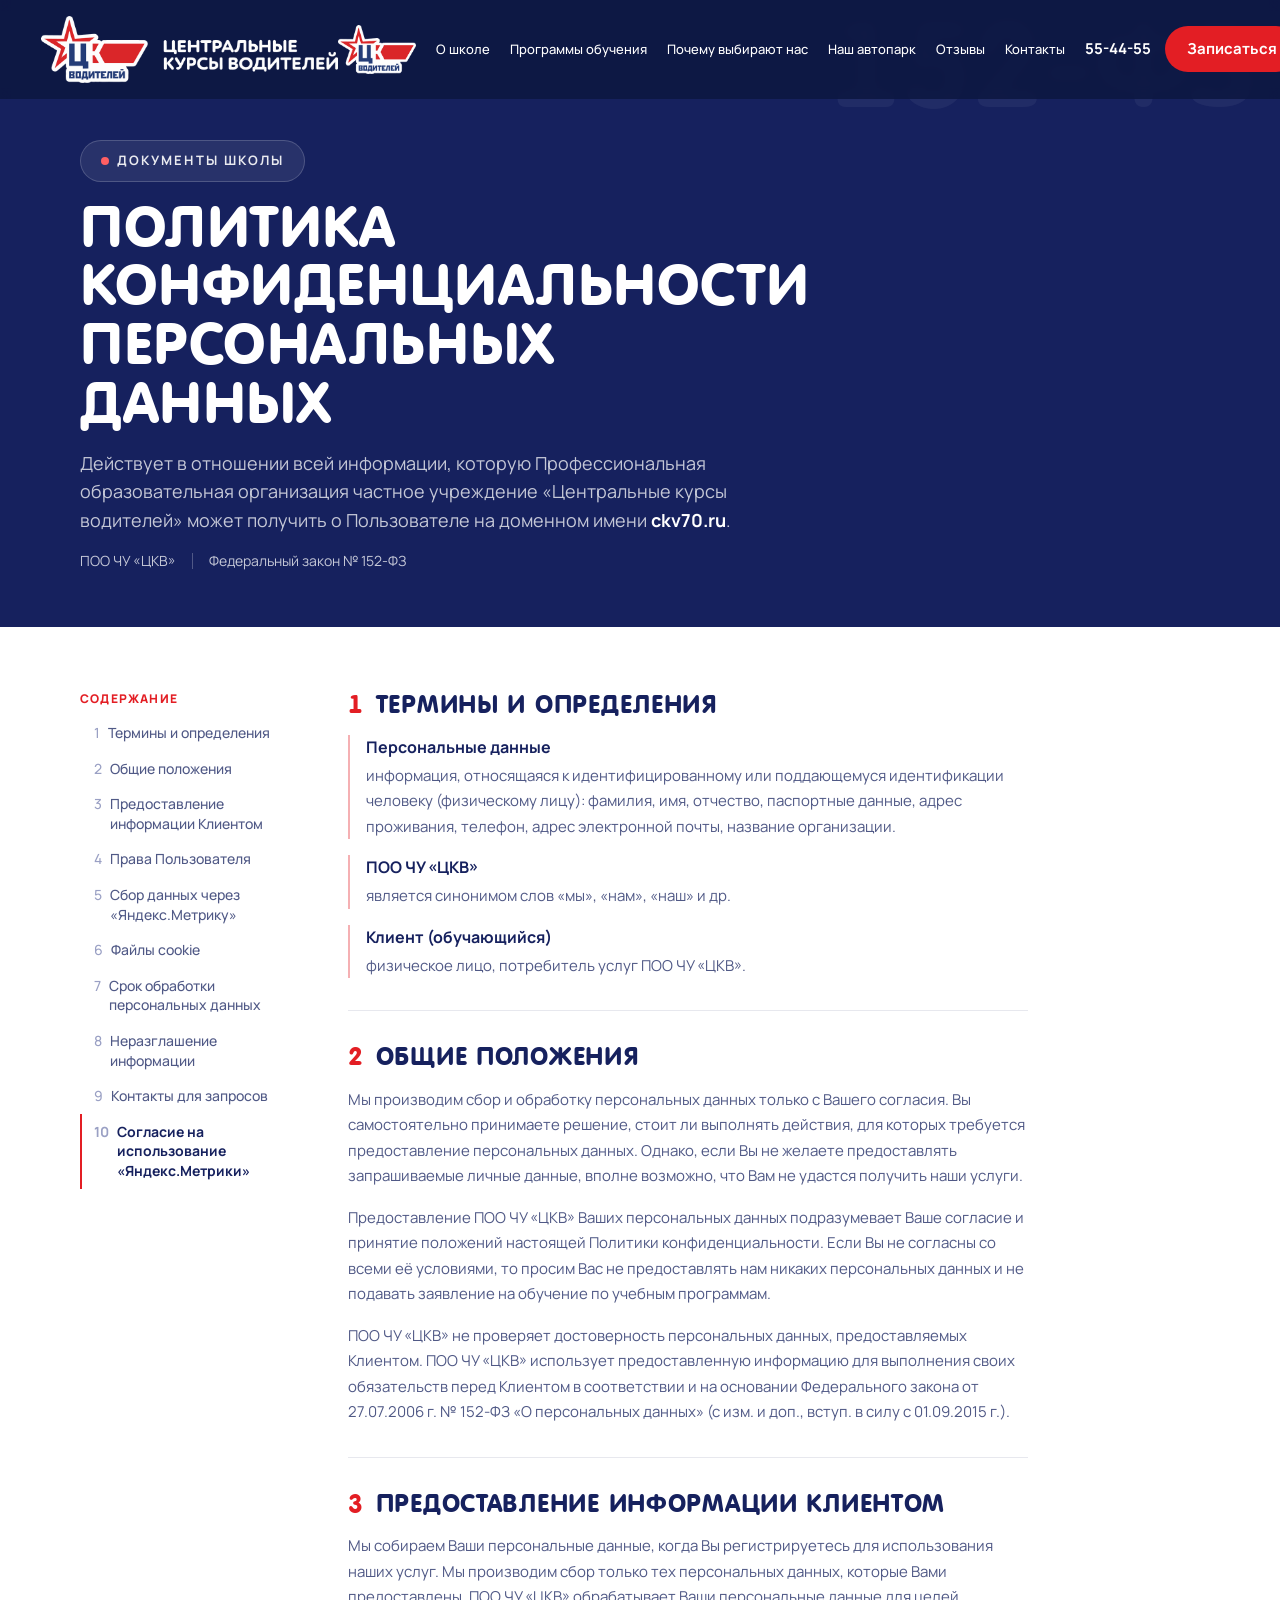
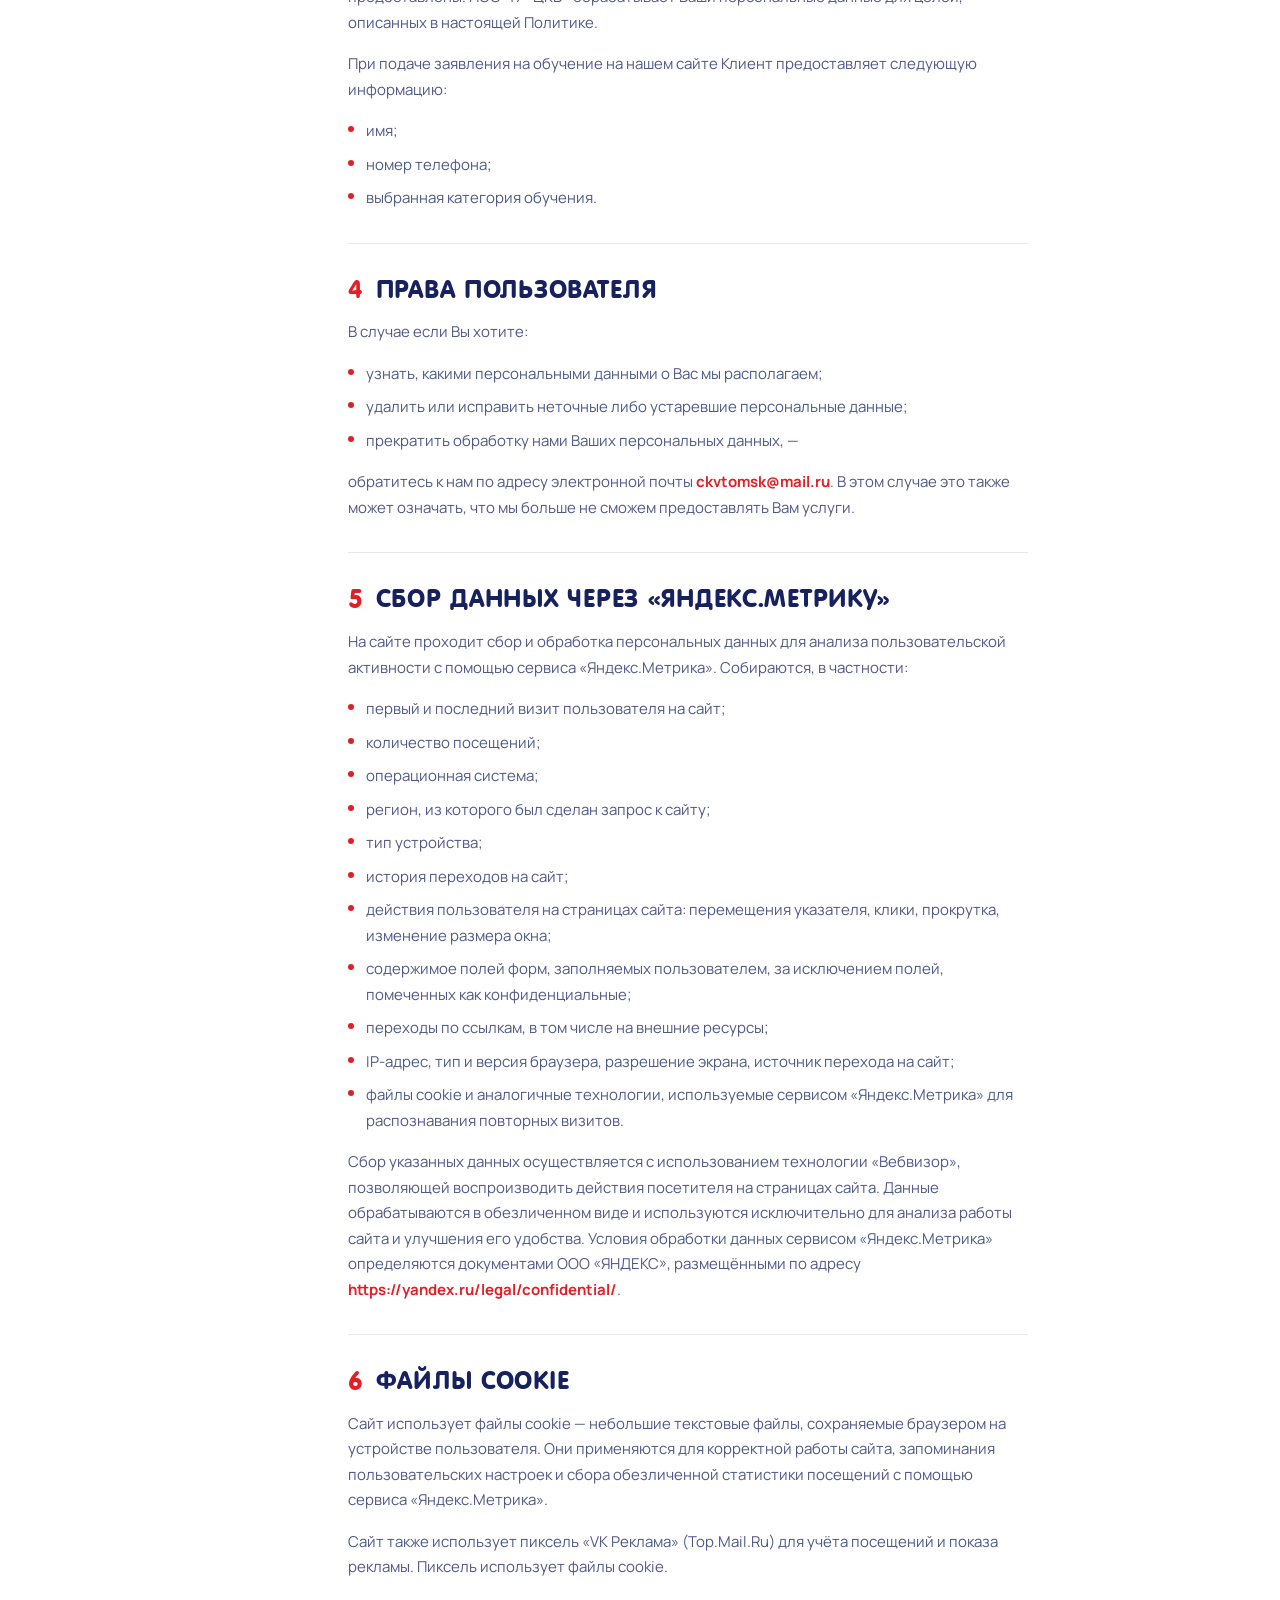
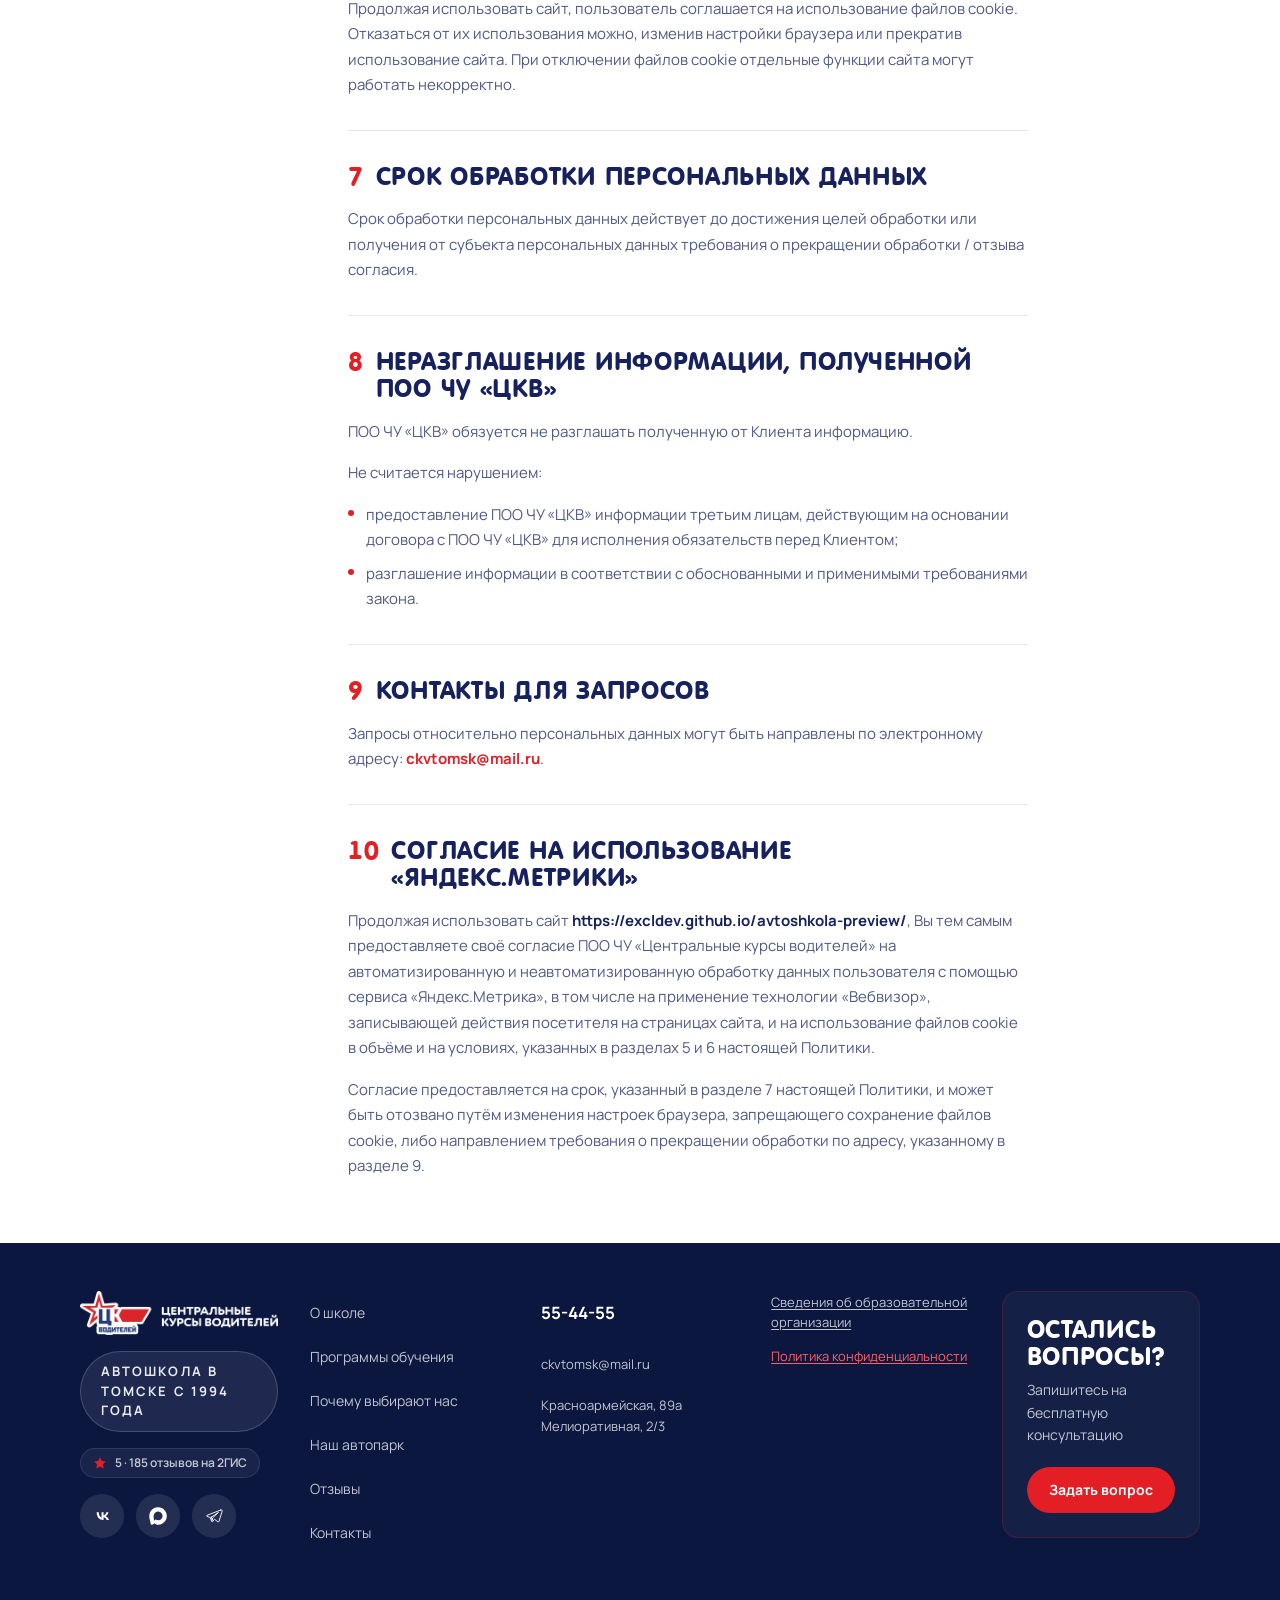
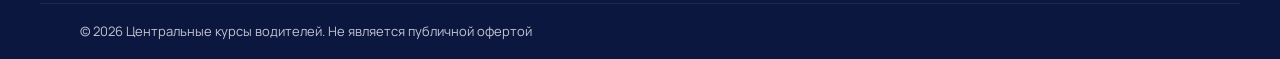
<file: privacy.html>
<!DOCTYPE html>
<html lang="ru">
<head>
  <meta name="robots" content="noindex, nofollow">
  <meta charset="UTF-8" />
  <meta name="viewport" content="width=device-width, initial-scale=1.0" />
  <title>Политика конфиденциальности — ЦКВ</title>
  <meta name="robots" content="noindex, follow" />

  <link rel="icon" href="assets/logo/favicon.png" type="image/png">
  <link rel="apple-touch-icon" sizes="180x180" href="assets/logo/apple-touch-icon.png">
  <!-- Шрифты на самохостинге, @font-face в css/base.css. Preload только
       текстового: дисплейный на служебных страницах почти не встречается. -->
  <link rel="preload" as="font" href="fonts/Manrope-subset.woff2" type="font/woff2" crossorigin>
  <link rel="stylesheet" href="styles.build.css?v=22715027">
  <style>
    /* Экран 18 «Политика конфиденциальности» дизайн-системы — та же шапка
       и подвал, что на главной (см. handoff/README.md, «Служебные экраны»).
       Страница статична, VANILLA JS TOOLKIT не подключаем — только
       локальный скрипт для бургера и подсветки активного пункта оглавления. */
    body { background: var(--paper); }
    .privacy-toc-link { display: flex; align-items: baseline; gap: 8px; padding: 8px 0 8px 12px; font-size: 14px; line-height: 1.4; color: var(--text-body); font-weight: 500; border-left: 2px solid transparent; transition: color 150ms ease, border-color 150ms ease; }
    .privacy-toc-link:hover { color: var(--text-strong); }
    .privacy-toc-link.is-active { color: var(--text-strong); font-weight: 700; border-left-color: var(--red); }
    .privacy-toc-num { color: #9aa0c4; }
    .privacy-section { padding-bottom: 32px; margin-bottom: 32px; border-bottom: 1px solid var(--border-subtle); }
    .privacy-section:last-child { border-bottom: 0; margin-bottom: 0; padding-bottom: 0; }
    .privacy-term { display: flex; flex-direction: column; gap: 4px; padding-left: 16px; border-left: 2px solid rgba(227,30,36,.35); }
    .privacy-term-title { font-weight: 700; color: var(--text-strong); }
    @media (min-width: 1024px) {
      .privacy-toc-sticky { position: sticky; top: 96px; }
    }
  </style>
</head>
<body>
  <header class="fixed top-0 left-0 w-full z-50" style="background: rgba(12,23,64,.85); backdrop-filter: blur(6px);">
    <div class="header-bar flex items-center justify-between gap-5">
      <a href="./" class="relative flex items-center shrink-0">
        <span class="relative header-logo-full"><img src="assets/logo/logo-full-light.png" alt="Центральные курсы водителей" width="297" height="67" class="header-logo-full-img block" /></span>
        <span class="relative header-logo-compact"><img src="assets/logo/logo-compact-light.png" alt="Центральные курсы водителей" width="78" height="49" class="header-logo-compact-img block" /></span>
      </a>
      <nav class="hidden xl:flex items-center header-nav font-medium text-[var(--text-on-dark-strong)]">
        <a href="./#about" class="whitespace-nowrap hover:text-[var(--red-light)] transition">О школе</a>
        <a href="./#programs" class="whitespace-nowrap hover:text-[var(--red-light)] transition">Программы обучения</a>
        <a href="./#why" class="whitespace-nowrap hover:text-[var(--red-light)] transition">Почему выбирают нас</a>
        <a href="./#fleet" class="whitespace-nowrap hover:text-[var(--red-light)] transition">Наш автопарк</a>
        <a href="./#reviews" class="whitespace-nowrap hover:text-[var(--red-light)] transition">Отзывы</a>
        <a href="./#contacts" class="whitespace-nowrap hover:text-[var(--red-light)] transition">Контакты</a>
      </nav>
      <div class="flex items-center gap-3.5 flex-none">
        <a href="tel:+73822554455" class="font-bold header-phone text-[var(--text-on-dark-strong)] hover:text-[var(--red-light)] transition">55-44-55</a>
        <a href="./#promo" class="header-cta header-cta-signup">Записаться</a>
        <button type="button" data-burger-btn class="xl:hidden flex flex-col justify-center items-center gap-1 w-[46px] h-[46px] rounded-xl flex-none bg-paper/10 transition-colors duration-300" aria-label="Меню" aria-expanded="false">
          <span class="block h-0.5 w-[18px] bg-paper transition-all duration-300"></span>
          <span class="block h-0.5 w-[18px] bg-paper transition-all duration-300"></span>
          <span class="block h-0.5 w-3 bg-red transition-all duration-300"></span>
        </button>
      </div>
    </div>
    <div data-mobile-menu class="xl:hidden overflow-y-auto mobile-nav-panel border-t border-red/30" style="max-height:0; opacity:0; transition:max-height 250ms ease, opacity 250ms ease;">
      <div class="px-6 py-5 flex flex-col gap-4">
        <a href="./#about" class="mobile-nav-link flex items-center gap-2.5 text-[var(--text-on-dark-strong)] text-[18px] font-medium" style="height:52px"><span class="mobile-nav-link-dot" aria-hidden="true"></span><span>О школе</span></a>
        <a href="./#programs" class="mobile-nav-link flex items-center gap-2.5 text-[var(--text-on-dark-strong)] text-[18px] font-medium" style="height:52px"><span class="mobile-nav-link-dot" aria-hidden="true"></span><span>Программы обучения</span></a>
        <a href="./#why" class="mobile-nav-link flex items-center gap-2.5 text-[var(--text-on-dark-strong)] text-[18px] font-medium" style="height:52px"><span class="mobile-nav-link-dot" aria-hidden="true"></span><span>Почему выбирают нас</span></a>
        <a href="./#fleet" class="mobile-nav-link flex items-center gap-2.5 text-[var(--text-on-dark-strong)] text-[18px] font-medium" style="height:52px"><span class="mobile-nav-link-dot" aria-hidden="true"></span><span>Наш автопарк</span></a>
        <a href="./#reviews" class="mobile-nav-link flex items-center gap-2.5 text-[var(--text-on-dark-strong)] text-[18px] font-medium" style="height:52px"><span class="mobile-nav-link-dot" aria-hidden="true"></span><span>Отзывы</span></a>
        <a href="./#contacts" class="mobile-nav-link flex items-center gap-2.5 text-[var(--text-on-dark-strong)] text-[18px] font-medium" style="height:52px"><span class="mobile-nav-link-dot" aria-hidden="true"></span><span>Контакты</span></a>
        <div class="flex flex-col gap-2.5 mt-1">
          <a href="./#promo" class="bg-red text-paper font-bold text-sm px-5 py-3.5 rounded-full text-center">Записаться на обучение</a>
          <a href="tel:+73822554455" class="border border-paper/25 text-paper font-bold text-sm px-5 py-3.5 rounded-full text-center">Позвонить 55-44-55</a>
        </div>
      </div>
    </div>
  </header>

  <section class="relative overflow-hidden bg-navy" style="padding: 140px 0 56px;">
    <span aria-hidden="true" style="position: absolute; right: 24px; top: 8px; font-family: var(--font-display); font-weight: 700; font-synthesis: none; font-size: clamp(56px, 9vw, 140px); line-height: 1; color: rgba(255,255,255,.05); white-space: nowrap;">152-ФЗ</span>
    <div class="shell relative on-dark">
      <div class="section-badge is-dark mb-4"><span class="section-badge-dot" aria-hidden="true"></span>Документы школы</div>
      <h1 class="display-1 text-paper max-w-2xl">Политика конфиденциальности персональных данных</h1>
      <p class="body-lg mt-4 max-w-2xl">Действует в отношении всей информации, которую Профессиональная образовательная организация частное учреждение «Центральные курсы водителей» может получить о Пользователе на доменном имени <strong class="text-paper">ckv70.ru</strong>.</p>
      <div class="flex items-center gap-4 mt-4 text-sm text-[var(--text-on-dark)]">
        <span>ПОО ЧУ «ЦКВ»</span>
        <span class="w-px h-4 bg-paper/25" aria-hidden="true"></span>
        <span>Федеральный закон № 152-ФЗ</span>
      </div>
    </div>
  </section>

  <section class="shell py-12 lg:py-16">
    <details class="lg:hidden mb-8 rounded-2xl border border-navy/10 bg-surface p-4">
      <summary class="text-xs font-extrabold uppercase tracking-widest text-red cursor-pointer select-none">Содержание</summary>
      <nav class="flex flex-col mt-3" aria-label="Оглавление">
        <a href="#term-1" class="privacy-toc-link"><span class="privacy-toc-num">1</span>Термины и определения</a>
        <a href="#term-2" class="privacy-toc-link"><span class="privacy-toc-num">2</span>Общие положения</a>
        <a href="#term-3" class="privacy-toc-link"><span class="privacy-toc-num">3</span>Предоставление информации Клиентом</a>
        <a href="#term-4" class="privacy-toc-link"><span class="privacy-toc-num">4</span>Права Пользователя</a>
        <a href="#term-5" class="privacy-toc-link"><span class="privacy-toc-num">5</span>Сбор данных через «Яндекс.Метрику»</a>
        <a href="#term-6" class="privacy-toc-link"><span class="privacy-toc-num">6</span>Файлы cookie</a>
        <a href="#term-7" class="privacy-toc-link"><span class="privacy-toc-num">7</span>Срок обработки персональных данных</a>
        <a href="#term-8" class="privacy-toc-link"><span class="privacy-toc-num">8</span>Неразглашение информации</a>
        <a href="#term-9" class="privacy-toc-link"><span class="privacy-toc-num">9</span>Контакты для запросов</a>
        <a href="#term-10" class="privacy-toc-link"><span class="privacy-toc-num">10</span>Согласие на использование «Яндекс.Метрики»</a>
      </nav>
    </details>

    <div class="grid lg:grid-cols-[220px_1fr] gap-12 items-start">
      <div class="hidden lg:block privacy-toc-sticky">
        <div class="text-xs font-extrabold uppercase tracking-widest text-red mb-2">Содержание</div>
        <nav data-privacy-toc class="flex flex-col" aria-label="Оглавление">
          <a href="#term-1" class="privacy-toc-link"><span class="privacy-toc-num">1</span>Термины и определения</a>
          <a href="#term-2" class="privacy-toc-link"><span class="privacy-toc-num">2</span>Общие положения</a>
          <a href="#term-3" class="privacy-toc-link"><span class="privacy-toc-num">3</span>Предоставление информации Клиентом</a>
          <a href="#term-4" class="privacy-toc-link"><span class="privacy-toc-num">4</span>Права Пользователя</a>
          <a href="#term-5" class="privacy-toc-link"><span class="privacy-toc-num">5</span>Сбор данных через «Яндекс.Метрику»</a>
          <a href="#term-6" class="privacy-toc-link"><span class="privacy-toc-num">6</span>Файлы cookie</a>
          <a href="#term-7" class="privacy-toc-link"><span class="privacy-toc-num">7</span>Срок обработки персональных данных</a>
          <a href="#term-8" class="privacy-toc-link"><span class="privacy-toc-num">8</span>Неразглашение информации</a>
          <a href="#term-9" class="privacy-toc-link"><span class="privacy-toc-num">9</span>Контакты для запросов</a>
          <a href="#term-10" class="privacy-toc-link"><span class="privacy-toc-num">10</span>Согласие на использование «Яндекс.Метрики»</a>
        </nav>
      </div>

      <div class="max-w-[68ch]">
        <div id="term-1" class="privacy-section" data-privacy-section>
          <h2 class="display-3 text-navy mb-4 flex items-baseline gap-3"><span class="text-red">1</span>Термины и определения</h2>
          <div class="flex flex-col gap-4">
            <div class="privacy-term">
              <span class="privacy-term-title">Персональные данные</span>
              <span class="body">информация, относящаяся к идентифицированному или поддающемуся идентификации человеку (физическому лицу): фамилия, имя, отчество, паспортные данные, адрес проживания, телефон, адрес электронной почты, название организации.</span>
            </div>
            <div class="privacy-term">
              <span class="privacy-term-title">ПОО ЧУ «ЦКВ»</span>
              <span class="body">является синонимом слов «мы», «нам», «наш» и др.</span>
            </div>
            <div class="privacy-term">
              <span class="privacy-term-title">Клиент (обучающийся)</span>
              <span class="body">физическое лицо, потребитель услуг ПОО ЧУ «ЦКВ».</span>
            </div>
          </div>
        </div>

        <div id="term-2" class="privacy-section" data-privacy-section>
          <h2 class="display-3 text-navy mb-4 flex items-baseline gap-3"><span class="text-red">2</span>Общие положения</h2>
          <div class="flex flex-col gap-4">
            <p class="body">Мы производим сбор и обработку персональных данных только с Вашего согласия. Вы самостоятельно принимаете решение, стоит ли выполнять действия, для которых требуется предоставление персональных данных. Однако, если Вы не желаете предоставлять запрашиваемые личные данные, вполне возможно, что Вам не удастся получить наши услуги.</p>
            <p class="body">Предоставление ПОО ЧУ «ЦКВ» Ваших персональных данных подразумевает Ваше согласие и принятие положений настоящей Политики конфиденциальности. Если Вы не согласны со всеми её условиями, то просим Вас не предоставлять нам никаких персональных данных и не подавать заявление на обучение по учебным программам.</p>
            <p class="body">ПОО ЧУ «ЦКВ» не проверяет достоверность персональных данных, предоставляемых Клиентом. ПОО ЧУ «ЦКВ» использует предоставленную информацию для выполнения своих обязательств перед Клиентом в соответствии и на основании Федерального закона от 27.07.2006 г. № 152-ФЗ «О персональных данных» (с изм. и доп., вступ. в силу с 01.09.2015 г.).</p>
          </div>
        </div>

        <div id="term-3" class="privacy-section" data-privacy-section>
          <h2 class="display-3 text-navy mb-4 flex items-baseline gap-3"><span class="text-red">3</span>Предоставление информации Клиентом</h2>
          <div class="flex flex-col gap-4">
            <p class="body">Мы собираем Ваши персональные данные, когда Вы регистрируетесь для использования наших услуг. Мы производим сбор только тех персональных данных, которые Вами предоставлены. ПОО ЧУ «ЦКВ» обрабатывает Ваши персональные данные для целей, описанных в настоящей Политике.</p>
            <p class="body">При подаче заявления на обучение на нашем сайте Клиент предоставляет следующую информацию:</p>
            <ul class="flex flex-col gap-2">
              <li class="flex items-start gap-3 body"><span class="w-1.5 h-1.5 rounded-full bg-red flex-none mt-2" aria-hidden="true"></span>имя;</li>
              <li class="flex items-start gap-3 body"><span class="w-1.5 h-1.5 rounded-full bg-red flex-none mt-2" aria-hidden="true"></span>номер телефона;</li>
              <li class="flex items-start gap-3 body"><span class="w-1.5 h-1.5 rounded-full bg-red flex-none mt-2" aria-hidden="true"></span>выбранная категория обучения.</li>
            </ul>
          </div>
        </div>

        <div id="term-4" class="privacy-section" data-privacy-section>
          <h2 class="display-3 text-navy mb-4 flex items-baseline gap-3"><span class="text-red">4</span>Права Пользователя</h2>
          <div class="flex flex-col gap-4">
            <p class="body">В случае если Вы хотите:</p>
            <ul class="flex flex-col gap-2">
              <li class="flex items-start gap-3 body"><span class="w-1.5 h-1.5 rounded-full bg-red flex-none mt-2" aria-hidden="true"></span>узнать, какими персональными данными о Вас мы располагаем;</li>
              <li class="flex items-start gap-3 body"><span class="w-1.5 h-1.5 rounded-full bg-red flex-none mt-2" aria-hidden="true"></span>удалить или исправить неточные либо устаревшие персональные данные;</li>
              <li class="flex items-start gap-3 body"><span class="w-1.5 h-1.5 rounded-full bg-red flex-none mt-2" aria-hidden="true"></span>прекратить обработку нами Ваших персональных данных, —</li>
            </ul>
            <p class="body">обратитесь к нам по адресу электронной почты <a href="mailto:ckvtomsk@mail.ru" class="text-red font-bold">ckvtomsk@mail.ru</a>. В этом случае это также может означать, что мы больше не сможем предоставлять Вам услуги.</p>
          </div>
        </div>

        <div id="term-5" class="privacy-section" data-privacy-section>
          <h2 class="display-3 text-navy mb-4 flex items-baseline gap-3"><span class="text-red">5</span>Сбор данных через «Яндекс.Метрику»</h2>
          <div class="flex flex-col gap-4">
            <p class="body">На сайте проходит сбор и обработка персональных данных для анализа пользовательской активности с помощью сервиса «Яндекс.Метрика». Собираются, в частности:</p>
            <ul class="flex flex-col gap-2">
              <li class="flex items-start gap-3 body"><span class="w-1.5 h-1.5 rounded-full bg-red flex-none mt-2" aria-hidden="true"></span>первый и последний визит пользователя на сайт;</li>
              <li class="flex items-start gap-3 body"><span class="w-1.5 h-1.5 rounded-full bg-red flex-none mt-2" aria-hidden="true"></span>количество посещений;</li>
              <li class="flex items-start gap-3 body"><span class="w-1.5 h-1.5 rounded-full bg-red flex-none mt-2" aria-hidden="true"></span>операционная система;</li>
              <li class="flex items-start gap-3 body"><span class="w-1.5 h-1.5 rounded-full bg-red flex-none mt-2" aria-hidden="true"></span>регион, из которого был сделан запрос к сайту;</li>
              <li class="flex items-start gap-3 body"><span class="w-1.5 h-1.5 rounded-full bg-red flex-none mt-2" aria-hidden="true"></span>тип устройства;</li>
              <li class="flex items-start gap-3 body"><span class="w-1.5 h-1.5 rounded-full bg-red flex-none mt-2" aria-hidden="true"></span>история переходов на сайт;</li>
              <li class="flex items-start gap-3 body"><span class="w-1.5 h-1.5 rounded-full bg-red flex-none mt-2" aria-hidden="true"></span>действия пользователя на страницах сайта: перемещения указателя, клики, прокрутка, изменение размера окна;</li>
              <li class="flex items-start gap-3 body"><span class="w-1.5 h-1.5 rounded-full bg-red flex-none mt-2" aria-hidden="true"></span>содержимое полей форм, заполняемых пользователем, за исключением полей, помеченных как конфиденциальные;</li>
              <li class="flex items-start gap-3 body"><span class="w-1.5 h-1.5 rounded-full bg-red flex-none mt-2" aria-hidden="true"></span>переходы по ссылкам, в том числе на внешние ресурсы;</li>
              <li class="flex items-start gap-3 body"><span class="w-1.5 h-1.5 rounded-full bg-red flex-none mt-2" aria-hidden="true"></span>IP-адрес, тип и версия браузера, разрешение экрана, источник перехода на сайт;</li>
              <li class="flex items-start gap-3 body"><span class="w-1.5 h-1.5 rounded-full bg-red flex-none mt-2" aria-hidden="true"></span>файлы cookie и аналогичные технологии, используемые сервисом «Яндекс.Метрика» для распознавания повторных визитов.</li>
            </ul>
            <p class="body">Сбор указанных данных осуществляется с использованием технологии «Вебвизор», позволяющей воспроизводить действия посетителя на страницах сайта. Данные обрабатываются в обезличенном виде и используются исключительно для анализа работы сайта и улучшения его удобства. Условия обработки данных сервисом «Яндекс.Метрика» определяются документами ООО «ЯНДЕКС», размещёнными по адресу <a href="https://yandex.ru/legal/confidential/" target="_blank" rel="noopener noreferrer" class="text-red font-bold">https://yandex.ru/legal/confidential/</a>.</p>
          </div>
        </div>

        <div id="term-6" class="privacy-section" data-privacy-section>
          <h2 class="display-3 text-navy mb-4 flex items-baseline gap-3"><span class="text-red">6</span>Файлы cookie</h2>
          <div class="flex flex-col gap-4">
            <p class="body">Сайт использует файлы cookie — небольшие текстовые файлы, сохраняемые браузером на устройстве пользователя. Они применяются для корректной работы сайта, запоминания пользовательских настроек и сбора обезличенной статистики посещений с помощью сервиса «Яндекс.Метрика».</p>
            <p class="body">Сайт также использует пиксель «VK Реклама» (Top.Mail.Ru) для учёта посещений и показа рекламы. Пиксель использует файлы cookie.</p>
            <p class="body">Продолжая использовать сайт, пользователь соглашается на использование файлов cookie. Отказаться от их использования можно, изменив настройки браузера или прекратив использование сайта. При отключении файлов cookie отдельные функции сайта могут работать некорректно.</p>
          </div>
        </div>

        <div id="term-7" class="privacy-section" data-privacy-section>
          <h2 class="display-3 text-navy mb-4 flex items-baseline gap-3"><span class="text-red">7</span>Срок обработки персональных данных</h2>
          <p class="body">Срок обработки персональных данных действует до достижения целей обработки или получения от субъекта персональных данных требования о прекращении обработки / отзыва согласия.</p>
        </div>

        <div id="term-8" class="privacy-section" data-privacy-section>
          <h2 class="display-3 text-navy mb-4 flex items-baseline gap-3"><span class="text-red">8</span>Неразглашение информации, полученной ПОО ЧУ «ЦКВ»</h2>
          <div class="flex flex-col gap-4">
            <p class="body">ПОО ЧУ «ЦКВ» обязуется не разглашать полученную от Клиента информацию.</p>
            <p class="body">Не считается нарушением:</p>
            <ul class="flex flex-col gap-2">
              <li class="flex items-start gap-3 body"><span class="w-1.5 h-1.5 rounded-full bg-red flex-none mt-2" aria-hidden="true"></span>предоставление ПОО ЧУ «ЦКВ» информации третьим лицам, действующим на основании договора с ПОО ЧУ «ЦКВ» для исполнения обязательств перед Клиентом;</li>
              <li class="flex items-start gap-3 body"><span class="w-1.5 h-1.5 rounded-full bg-red flex-none mt-2" aria-hidden="true"></span>разглашение информации в соответствии с обоснованными и применимыми требованиями закона.</li>
            </ul>
          </div>
        </div>

        <div id="term-9" class="privacy-section" data-privacy-section>
          <h2 class="display-3 text-navy mb-4 flex items-baseline gap-3"><span class="text-red">9</span>Контакты для запросов</h2>
          <p class="body">Запросы относительно персональных данных могут быть направлены по электронному адресу: <a href="mailto:ckvtomsk@mail.ru" class="text-red font-bold">ckvtomsk@mail.ru</a>.</p>
        </div>

        <div id="term-10" class="privacy-section" data-privacy-section>
          <h2 class="display-3 text-navy mb-4 flex items-baseline gap-3"><span class="text-red">10</span>Согласие на использование «Яндекс.Метрики»</h2>
          <div class="flex flex-col gap-4">
            <p class="body">Продолжая использовать сайт <strong class="text-navy">https://excldev.github.io/avtoshkola-preview/</strong>, Вы тем самым предоставляете своё согласие ПОО ЧУ «Центральные курсы водителей» на автоматизированную и неавтоматизированную обработку данных пользователя с помощью сервиса «Яндекс.Метрика», в том числе на применение технологии «Вебвизор», записывающей действия посетителя на страницах сайта, и на использование файлов cookie в объёме и на условиях, указанных в разделах 5 и 6 настоящей Политики.</p>
            <p class="body">Согласие предоставляется на срок, указанный в разделе 7 настоящей Политики, и может быть отозвано путём изменения настроек браузера, запрещающего сохранение файлов cookie, либо направлением требования о прекращении обработки по адресу, указанному в разделе 9.</p>
          </div>
        </div>
      </div>
    </div>
  </section>

  <footer class="bg-navy2 relative overflow-hidden">
    <div class="shell site-footer-inner site-footer-cols relative z-10">
      <div class="flex flex-col items-start gap-4">
        <a href="./" class="shrink-0 self-start relative footer-logo-compact">
          <img src="assets/logo/logo-compact-light.png" alt="Центральные курсы водителей" width="78" height="49" class="footer-logo-compact-img block" />
        </a>
        <a href="./" class="shrink-0 self-start relative footer-logo-full">
          <img src="assets/logo/logo-full-light.png" alt="Центральные курсы водителей" width="297" height="67" class="footer-logo-full-img block" />
        </a>
        <div class="section-badge is-dark">Автошкола в Томске с 1994 года</div>
        <a href="https://2gis.ru/tomsk/geo/422740746055984" target="_blank" rel="noopener noreferrer" class="inline-flex items-center gap-2 rounded-full bg-paper/[0.06] border border-paper/10 px-3 py-1.5 text-[var(--text-on-dark)] text-xs font-semibold hover:border-red/30 hover:text-paper transition">
          <svg viewBox="0 0 24 24" width="14" height="14" fill="#e31e24"><path d="M12 2l2.9 6.6L22 9.3l-5 5 1.3 7.2L12 18l-6.3 3.5L7 14.3l-5-5 7.1-.7L12 2z"/></svg>
          <span>5 · 185 отзывов на 2ГИС</span>
        </a>
        <div class="flex items-center gap-3">
          <a href="https://vk.ru/ckv.tomsk" target="_blank" rel="noopener" aria-label="ВКонтакте" class="inline-flex w-11 h-11 items-center justify-center rounded-full bg-paper/10 text-paper hover:bg-red transition"><svg viewBox="0 0 24 24" width="18" height="18" fill="currentColor"><path d="M13.9 17.4c-5.6 0-8.9-3.9-9-10.3h2.8c.1 4.7 2.1 6.6 3.7 7V7.1h2.7v4.1c1.6-.2 3.2-2 3.8-4.1h2.7c-.4 2.6-2.3 4.4-3.6 5.1 1.3.6 3.5 2.1 4.3 5.2h-3c-.6-2-2.2-3.5-4.2-3.7v3.7h-.2z" /></svg></a>
          <a href="https://max.ru/u/f9LHodD0cOKHJhI2eCvtUlQRySv-I0m3c637Eoq7rhaFTQLXjRZTY3Spdzc" target="_blank" rel="noopener" aria-label="MAX" class="inline-flex w-11 h-11 items-center justify-center rounded-full bg-paper/10 text-paper hover:bg-red transition"><svg viewBox="0 0 24 24" width="18" height="18" fill="currentColor"><g transform="scale(0.0333333)"><path d="M350.4,9.6C141.8,20.5,4.1,184.1,12.8,390.4c3.8,90.3,40.1,168,48.7,253.7,2.2,22.2-4.2,49.6,21.4,59.3,31.5,11.9,79.8-8.1,106.2-26.4,9-6.1,17.6-13.2,24.2-22,27.3,18.1,53.2,35.6,85.7,43.4,143.1,34.3,299.9-44.2,369.6-170.3C799.6,291.2,622.5-4.6,350.4,9.6h0ZM269.4,504c-11.3,8.8-22.2,20.8-34.7,27.7-18.1,9.7-23.7-.4-30.5-16.4-21.4-50.9-24-137.6-11.5-190.9,16.8-72.5,72.9-136.3,150-143.1,78-6.9,150.4,32.7,183.1,104.2,72.4,159.1-112.9,316.2-256.4,218.6h0Z" /></g></svg></a>
          <a href="https://t.me/CKVTOMSK" target="_blank" rel="noopener" aria-label="Telegram" class="inline-flex w-11 h-11 items-center justify-center rounded-full bg-paper/10 text-paper hover:bg-red transition"><svg viewBox="0 0 24 24" width="18" height="18"><path d="M21 4L2.5 11.2c-.6.2-.6 1 0 1.3l4.6 1.6 1.7 5.2c.2.6 1 .7 1.3.2l2.5-3.2 4.6 3.4c.5.4 1.2.1 1.4-.5L23 5.1c.2-.7-.5-1.3-2-1.1zM8.5 13.5L18 7.2l-8.1 7.6-.2 3.2-1.2-4.5z" stroke="currentColor" stroke-width="1.2" stroke-linejoin="round" stroke-linecap="round" fill="none" /></svg></a>
        </div>
      </div>
      <div class="flex flex-col">
        <ul class="flex flex-col text-[var(--text-on-dark)] site-footer-links-text">
          <li><a href="./#about" class="min-h-11 inline-flex items-center hover:text-[var(--red-light)] transition-colors duration-300">О школе</a></li>
          <li><a href="./#programs" class="min-h-11 inline-flex items-center hover:text-[var(--red-light)] transition-colors duration-300">Программы обучения</a></li>
          <li><a href="./#why" class="min-h-11 inline-flex items-center hover:text-[var(--red-light)] transition-colors duration-300">Почему выбирают нас</a></li>
          <li><a href="./#fleet" class="min-h-11 inline-flex items-center hover:text-[var(--red-light)] transition-colors duration-300">Наш автопарк</a></li>
          <li><a href="./#reviews" class="min-h-11 inline-flex items-center hover:text-[var(--red-light)] transition-colors duration-300">Отзывы</a></li>
          <li><a href="./#contacts" class="min-h-11 inline-flex items-center hover:text-[var(--red-light)] transition-colors duration-300">Контакты</a></li>
        </ul>
      </div>
      <div class="flex flex-col gap-2">
        <a href="tel:+73822554455" class="min-h-11 inline-flex items-center font-bold text-paper site-footer-phone-text hover:text-[var(--red-light)] transition">55-44-55</a>
        <a href="mailto:ckvtomsk@mail.ru" class="min-h-11 inline-flex items-center text-[var(--text-on-dark)] site-footer-fine-text hover:text-[var(--red-light)] transition">ckvtomsk@mail.ru</a>
        <p class="text-[var(--text-on-dark)] site-footer-fine-text leading-relaxed">Красноармейская, 89а<br />Мелиоративная, 2/3</p>
      </div>
      <div class="flex flex-col">
        <a href="http://www.ckvtomsk.ru/" target="_blank" rel="noopener noreferrer" class="min-h-11 inline-flex items-center underline underline-offset-2 text-[var(--text-on-dark)] site-footer-fine-text hover:text-[var(--red-light)] transition">Сведения об образовательной организации</a>
        <a href="privacy.html" class="min-h-11 inline-flex items-center underline underline-offset-2 site-footer-fine-text transition text-[var(--red-light)]">Политика конфиденциальности</a>
      </div>
      <div class="site-footer-cta-card">
        <div class="rounded-2xl border border-red/20 bg-paper/[0.04] p-6 flex flex-col">
          <h4 class="display-3 text-paper mb-2">Остались вопросы?</h4>
          <p class="text-[var(--text-on-dark)] text-sm leading-relaxed mb-5">Запишитесь на бесплатную консультацию</p>
          <a href="./#promo" class="w-full min-h-[46px] flex items-center justify-center bg-red text-paper font-bold rounded-full text-sm hover:brightness-110 transition">Задать вопрос</a>
        </div>
      </div>
    </div>
    <div class="shell site-footer-offer relative z-10 text-[var(--text-on-dark)]">
      <p>© 2026 Центральные курсы водителей. Не является публичной офертой</p>
    </div>
  </footer>

  <script>
  (function () {
    var btn = document.querySelector('[data-burger-btn]');
    var menu = document.querySelector('[data-mobile-menu]');
    var open = false;
    function setOpen(v) {
      open = v;
      btn.setAttribute('aria-expanded', v ? 'true' : 'false');
      if (v) {
        var bar = btn.closest('header').querySelector('.header-bar');
        menu.style.maxHeight = Math.max(menu.scrollHeight, window.innerHeight - bar.offsetHeight) + 'px';
        menu.style.opacity = '1';
      } else {
        menu.style.maxHeight = '0px';
        menu.style.opacity = '0';
      }
    }
    btn.addEventListener('click', function () { setOpen(!open); });
    menu.querySelectorAll('a').forEach(function (a) { a.addEventListener('click', function () { setOpen(false); }); });
  })();
  (function () {
    var links = document.querySelectorAll('[data-privacy-toc] .privacy-toc-link');
    var sections = document.querySelectorAll('[data-privacy-section]');
    if (!links.length || !sections.length || !('IntersectionObserver' in window)) return;
    var byId = {};
    links.forEach(function (a) { byId[a.getAttribute('href').slice(1)] = a; });
    var observer = new IntersectionObserver(function (entries) {
      entries.forEach(function (entry) {
        var link = byId[entry.target.id];
        if (!link) return;
        if (entry.isIntersecting) {
          links.forEach(function (a) { a.classList.remove('is-active'); });
          link.classList.add('is-active');
        }
      });
    }, { rootMargin: '-100px 0px -70% 0px', threshold: 0 });
    sections.forEach(function (s) { observer.observe(s); });
  })();
  </script>
</body>
</html>
</file>
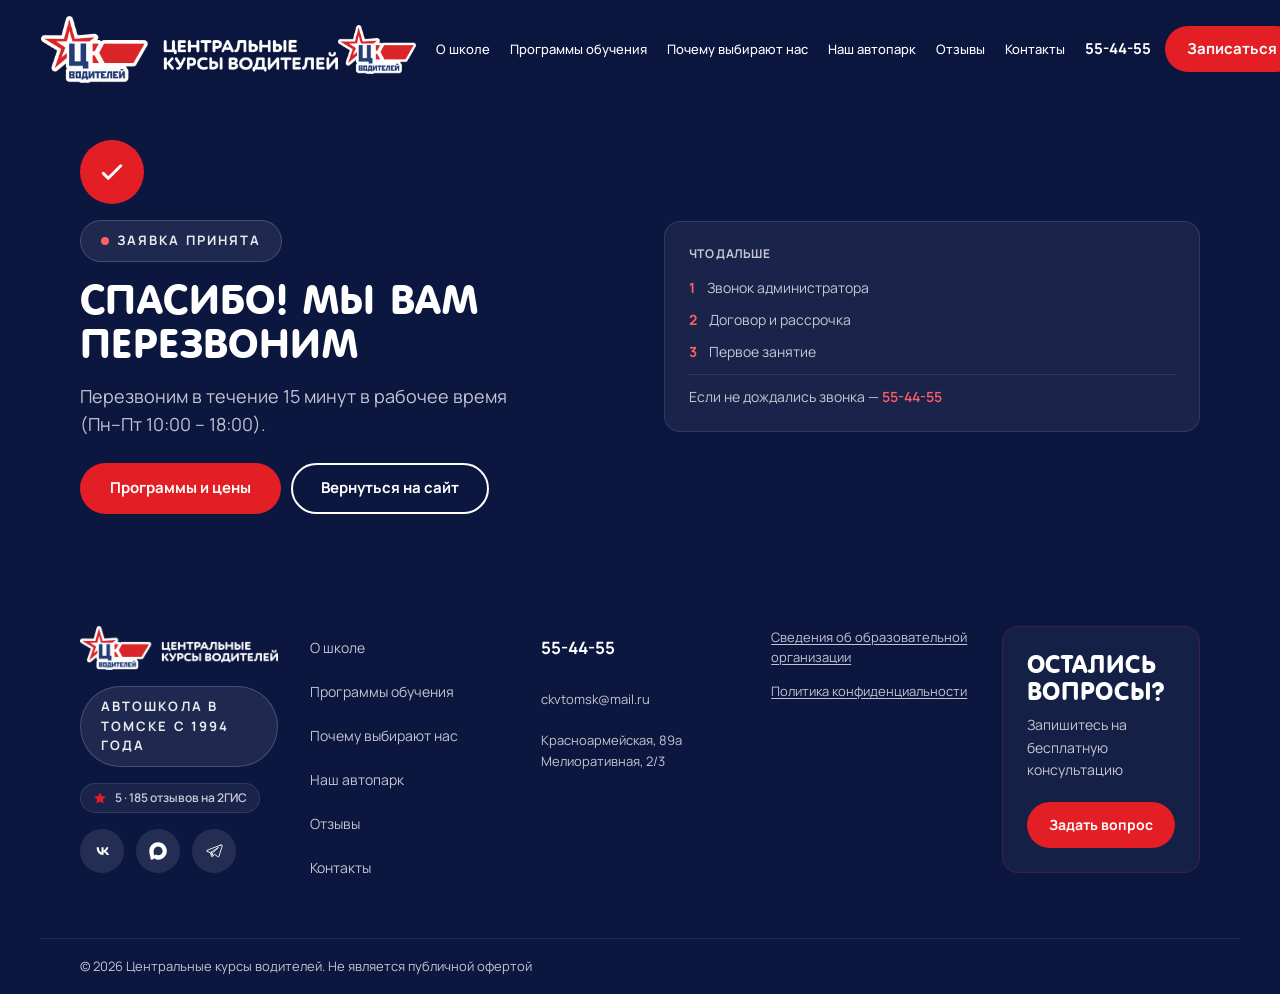
<file: thanks.html>
<!DOCTYPE html>
<html lang="ru">
<head>
  <meta name="robots" content="noindex, nofollow">
  <meta charset="UTF-8" />
  <meta name="viewport" content="width=device-width, initial-scale=1.0" />
  <title>Спасибо за заявку — ЦКВ</title>
  <meta name="robots" content="noindex, follow" />

  <link rel="icon" href="assets/logo/favicon.png" type="image/png">
  <link rel="apple-touch-icon" sizes="180x180" href="assets/logo/apple-touch-icon.png">
  <!-- Шрифты на самохостинге, @font-face в css/base.css. Preload только
       текстового: дисплейный на служебных страницах почти не встречается. -->
  <link rel="preload" as="font" href="fonts/Manrope-subset.woff2" type="font/woff2" crossorigin>
  <link rel="stylesheet" href="styles.build.css?v=22715027">
  <style>
    /* Экран 10 «Благодарность» как отдельная страница для рекламных
       кампаний — см. handoff/README.md, «10 · Благодарность» и «Служебные
       экраны и оверлеи». Тот же контент, что и в лид-модалке при успешной
       отправке (buildThanksMarkup в index.html); шапка и подвал — тот же
       лок-ап, что на главной. Эта страница не подключает VANILLA JS
       TOOLKIT — только локальный скрипт для бургера. */
    body { background: var(--navy-2); min-height: 100vh; display: flex; flex-direction: column; }
    .thanks-hero { flex: 1; display: flex; align-items: center; padding: 140px 0 64px; }
  </style>
</head>
<body>
  <header class="fixed top-0 left-0 w-full z-50" style="background: rgba(12,23,64,.85); backdrop-filter: blur(6px);">
    <div class="header-bar flex items-center justify-between gap-5">
      <a href="./" class="relative flex items-center shrink-0">
        <span class="relative header-logo-full"><img src="assets/logo/logo-full-light.png" alt="Центральные курсы водителей" width="297" height="67" class="header-logo-full-img block" /></span>
        <span class="relative header-logo-compact"><img src="assets/logo/logo-compact-light.png" alt="Центральные курсы водителей" width="78" height="49" class="header-logo-compact-img block" /></span>
      </a>
      <nav class="hidden xl:flex items-center header-nav font-medium text-[var(--text-on-dark-strong)]">
        <a href="./#about" class="whitespace-nowrap hover:text-[var(--red-light)] transition">О школе</a>
        <a href="./#programs" class="whitespace-nowrap hover:text-[var(--red-light)] transition">Программы обучения</a>
        <a href="./#why" class="whitespace-nowrap hover:text-[var(--red-light)] transition">Почему выбирают нас</a>
        <a href="./#fleet" class="whitespace-nowrap hover:text-[var(--red-light)] transition">Наш автопарк</a>
        <a href="./#reviews" class="whitespace-nowrap hover:text-[var(--red-light)] transition">Отзывы</a>
        <a href="./#contacts" class="whitespace-nowrap hover:text-[var(--red-light)] transition">Контакты</a>
      </nav>
      <div class="flex items-center gap-3.5 flex-none">
        <a href="tel:+73822554455" class="font-bold header-phone text-[var(--text-on-dark-strong)] hover:text-[var(--red-light)] transition">55-44-55</a>
        <a href="./#promo" class="header-cta header-cta-signup">Записаться</a>
        <button type="button" data-burger-btn class="xl:hidden flex flex-col justify-center items-center gap-1 w-[46px] h-[46px] rounded-xl flex-none bg-paper/10 transition-colors duration-300" aria-label="Меню" aria-expanded="false">
          <span class="block h-0.5 w-[18px] bg-paper transition-all duration-300"></span>
          <span class="block h-0.5 w-[18px] bg-paper transition-all duration-300"></span>
          <span class="block h-0.5 w-3 bg-red transition-all duration-300"></span>
        </button>
      </div>
    </div>
    <div data-mobile-menu class="xl:hidden overflow-y-auto mobile-nav-panel border-t border-red/30" style="max-height:0; opacity:0; transition:max-height 250ms ease, opacity 250ms ease;">
      <div class="px-6 py-5 flex flex-col gap-4">
        <a href="./#about" class="mobile-nav-link flex items-center gap-2.5 text-[var(--text-on-dark-strong)] text-[18px] font-medium" style="height:52px"><span class="mobile-nav-link-dot" aria-hidden="true"></span><span>О школе</span></a>
        <a href="./#programs" class="mobile-nav-link flex items-center gap-2.5 text-[var(--text-on-dark-strong)] text-[18px] font-medium" style="height:52px"><span class="mobile-nav-link-dot" aria-hidden="true"></span><span>Программы обучения</span></a>
        <a href="./#why" class="mobile-nav-link flex items-center gap-2.5 text-[var(--text-on-dark-strong)] text-[18px] font-medium" style="height:52px"><span class="mobile-nav-link-dot" aria-hidden="true"></span><span>Почему выбирают нас</span></a>
        <a href="./#fleet" class="mobile-nav-link flex items-center gap-2.5 text-[var(--text-on-dark-strong)] text-[18px] font-medium" style="height:52px"><span class="mobile-nav-link-dot" aria-hidden="true"></span><span>Наш автопарк</span></a>
        <a href="./#reviews" class="mobile-nav-link flex items-center gap-2.5 text-[var(--text-on-dark-strong)] text-[18px] font-medium" style="height:52px"><span class="mobile-nav-link-dot" aria-hidden="true"></span><span>Отзывы</span></a>
        <a href="./#contacts" class="mobile-nav-link flex items-center gap-2.5 text-[var(--text-on-dark-strong)] text-[18px] font-medium" style="height:52px"><span class="mobile-nav-link-dot" aria-hidden="true"></span><span>Контакты</span></a>
        <div class="flex flex-col gap-2.5 mt-1">
          <a href="./#promo" class="bg-red text-paper font-bold text-sm px-5 py-3.5 rounded-full text-center">Записаться на обучение</a>
          <a href="tel:+73822554455" class="border border-paper/25 text-paper font-bold text-sm px-5 py-3.5 rounded-full text-center">Позвонить 55-44-55</a>
        </div>
      </div>
    </div>
  </header>

  <section class="thanks-hero">
    <div class="shell on-dark">
      <div class="grid lg:grid-cols-2 gap-12 items-center">
        <div class="flex flex-col items-start gap-4">
          <div class="w-16 h-16 rounded-full bg-red flex items-center justify-center shrink-0" aria-hidden="true">
            <svg viewBox="0 0 24 24" width="30" height="30" fill="none" stroke="#fff" stroke-width="2.4" stroke-linecap="round" stroke-linejoin="round"><path d="M5 13l4 4L19 7" /></svg>
          </div>
          <div class="section-badge is-dark"><span class="section-badge-dot" aria-hidden="true"></span>Заявка принята</div>
          <h1 class="display-2 text-paper">Спасибо! Мы вам перезвоним</h1>
          <p class="body-lg max-w-md">Перезвоним в течение 15 минут в рабочее время (Пн–Пт 10:00 – 18:00).</p>
          <div class="flex flex-col sm:flex-row gap-2.5 w-full mt-2">
            <a href="./#programs" class="btn-primary whitespace-nowrap text-center">Программы и цены</a>
            <a href="./" class="btn-outline whitespace-nowrap text-center">Вернуться на сайт</a>
          </div>
        </div>

        <div class="bg-paper/[0.06] border border-paper/10 rounded-2xl p-6">
          <p class="text-xs font-bold uppercase tracking-wide text-[var(--text-on-dark)] mb-4">Что дальше</p>
          <ol class="flex flex-col gap-3 text-sm text-[var(--text-on-dark)]">
            <li class="flex gap-3"><span class="text-red-light font-bold">1</span> Звонок администратора</li>
            <li class="flex gap-3"><span class="text-red-light font-bold">2</span> Договор и рассрочка</li>
            <li class="flex gap-3"><span class="text-red-light font-bold">3</span> Первое занятие</li>
          </ol>
          <p class="text-sm text-[var(--text-on-dark)] pt-3 mt-3 border-t border-paper/10">Если не дождались звонка — <a href="tel:+73822554455" class="text-red-light font-semibold">55-44-55</a></p>
        </div>
      </div>
    </div>
  </section>

  <footer class="bg-navy2 relative overflow-hidden">
    <div class="shell site-footer-inner site-footer-cols relative z-10">
      <div class="flex flex-col items-start gap-4">
        <a href="./" class="shrink-0 self-start relative footer-logo-compact">
          <img src="assets/logo/logo-compact-light.png" alt="Центральные курсы водителей" width="78" height="49" class="footer-logo-compact-img block" />
        </a>
        <a href="./" class="shrink-0 self-start relative footer-logo-full">
          <img src="assets/logo/logo-full-light.png" alt="Центральные курсы водителей" width="297" height="67" class="footer-logo-full-img block" />
        </a>
        <div class="section-badge is-dark">Автошкола в Томске с 1994 года</div>
        <a href="https://2gis.ru/tomsk/geo/422740746055984" target="_blank" rel="noopener noreferrer" class="inline-flex items-center gap-2 rounded-full bg-paper/[0.06] border border-paper/10 px-3 py-1.5 text-[var(--text-on-dark)] text-xs font-semibold hover:border-red/30 hover:text-paper transition">
          <svg viewBox="0 0 24 24" width="14" height="14" fill="#e31e24"><path d="M12 2l2.9 6.6L22 9.3l-5 5 1.3 7.2L12 18l-6.3 3.5L7 14.3l-5-5 7.1-.7L12 2z"/></svg>
          <span>5 · 185 отзывов на 2ГИС</span>
        </a>
        <div class="flex items-center gap-3">
          <a href="https://vk.ru/ckv.tomsk" target="_blank" rel="noopener" aria-label="ВКонтакте" class="inline-flex w-11 h-11 items-center justify-center rounded-full bg-paper/10 text-paper hover:bg-red transition"><svg viewBox="0 0 24 24" width="18" height="18" fill="currentColor"><path d="M13.9 17.4c-5.6 0-8.9-3.9-9-10.3h2.8c.1 4.7 2.1 6.6 3.7 7V7.1h2.7v4.1c1.6-.2 3.2-2 3.8-4.1h2.7c-.4 2.6-2.3 4.4-3.6 5.1 1.3.6 3.5 2.1 4.3 5.2h-3c-.6-2-2.2-3.5-4.2-3.7v3.7h-.2z" /></svg></a>
          <a href="https://max.ru/u/f9LHodD0cOKHJhI2eCvtUlQRySv-I0m3c637Eoq7rhaFTQLXjRZTY3Spdzc" target="_blank" rel="noopener" aria-label="MAX" class="inline-flex w-11 h-11 items-center justify-center rounded-full bg-paper/10 text-paper hover:bg-red transition"><svg viewBox="0 0 24 24" width="18" height="18" fill="currentColor"><g transform="scale(0.0333333)"><path d="M350.4,9.6C141.8,20.5,4.1,184.1,12.8,390.4c3.8,90.3,40.1,168,48.7,253.7,2.2,22.2-4.2,49.6,21.4,59.3,31.5,11.9,79.8-8.1,106.2-26.4,9-6.1,17.6-13.2,24.2-22,27.3,18.1,53.2,35.6,85.7,43.4,143.1,34.3,299.9-44.2,369.6-170.3C799.6,291.2,622.5-4.6,350.4,9.6h0ZM269.4,504c-11.3,8.8-22.2,20.8-34.7,27.7-18.1,9.7-23.7-.4-30.5-16.4-21.4-50.9-24-137.6-11.5-190.9,16.8-72.5,72.9-136.3,150-143.1,78-6.9,150.4,32.7,183.1,104.2,72.4,159.1-112.9,316.2-256.4,218.6h0Z" /></g></svg></a>
          <a href="https://t.me/CKVTOMSK" target="_blank" rel="noopener" aria-label="Telegram" class="inline-flex w-11 h-11 items-center justify-center rounded-full bg-paper/10 text-paper hover:bg-red transition"><svg viewBox="0 0 24 24" width="18" height="18"><path d="M21 4L2.5 11.2c-.6.2-.6 1 0 1.3l4.6 1.6 1.7 5.2c.2.6 1 .7 1.3.2l2.5-3.2 4.6 3.4c.5.4 1.2.1 1.4-.5L23 5.1c.2-.7-.5-1.3-2-1.1zM8.5 13.5L18 7.2l-8.1 7.6-.2 3.2-1.2-4.5z" stroke="currentColor" stroke-width="1.2" stroke-linejoin="round" stroke-linecap="round" fill="none" /></svg></a>
        </div>
      </div>
      <div class="flex flex-col">
        <ul class="flex flex-col text-[var(--text-on-dark)] site-footer-links-text">
          <li><a href="./#about" class="min-h-11 inline-flex items-center hover:text-[var(--red-light)] transition-colors duration-300">О школе</a></li>
          <li><a href="./#programs" class="min-h-11 inline-flex items-center hover:text-[var(--red-light)] transition-colors duration-300">Программы обучения</a></li>
          <li><a href="./#why" class="min-h-11 inline-flex items-center hover:text-[var(--red-light)] transition-colors duration-300">Почему выбирают нас</a></li>
          <li><a href="./#fleet" class="min-h-11 inline-flex items-center hover:text-[var(--red-light)] transition-colors duration-300">Наш автопарк</a></li>
          <li><a href="./#reviews" class="min-h-11 inline-flex items-center hover:text-[var(--red-light)] transition-colors duration-300">Отзывы</a></li>
          <li><a href="./#contacts" class="min-h-11 inline-flex items-center hover:text-[var(--red-light)] transition-colors duration-300">Контакты</a></li>
        </ul>
      </div>
      <div class="flex flex-col gap-2">
        <a href="tel:+73822554455" class="min-h-11 inline-flex items-center font-bold text-paper site-footer-phone-text hover:text-[var(--red-light)] transition">55-44-55</a>
        <a href="mailto:ckvtomsk@mail.ru" class="min-h-11 inline-flex items-center text-[var(--text-on-dark)] site-footer-fine-text hover:text-[var(--red-light)] transition">ckvtomsk@mail.ru</a>
        <p class="text-[var(--text-on-dark)] site-footer-fine-text leading-relaxed">Красноармейская, 89а<br />Мелиоративная, 2/3</p>
      </div>
      <div class="flex flex-col">
        <a href="http://www.ckvtomsk.ru/" target="_blank" rel="noopener noreferrer" class="min-h-11 inline-flex items-center underline underline-offset-2 text-[var(--text-on-dark)] site-footer-fine-text hover:text-[var(--red-light)] transition">Сведения об образовательной организации</a>
        <a href="privacy.html" class="min-h-11 inline-flex items-center underline underline-offset-2 text-[var(--text-on-dark)] site-footer-fine-text hover:text-[var(--red-light)] transition">Политика конфиденциальности</a>
      </div>
      <div class="site-footer-cta-card">
        <div class="rounded-2xl border border-red/20 bg-paper/[0.04] p-6 flex flex-col">
          <h4 class="display-3 text-paper mb-2">Остались вопросы?</h4>
          <p class="text-[var(--text-on-dark)] text-sm leading-relaxed mb-5">Запишитесь на бесплатную консультацию</p>
          <a href="./#promo" class="w-full min-h-[46px] flex items-center justify-center bg-red text-paper font-bold rounded-full text-sm hover:brightness-110 transition">Задать вопрос</a>
        </div>
      </div>
    </div>
    <div class="shell site-footer-offer relative z-10 text-[var(--text-on-dark)]">
      <p>© 2026 Центральные курсы водителей. Не является публичной офертой</p>
    </div>
  </footer>

  <script>
  (function () {
    var btn = document.querySelector('[data-burger-btn]');
    var menu = document.querySelector('[data-mobile-menu]');
    var open = false;
    function setOpen(v) {
      open = v;
      btn.setAttribute('aria-expanded', v ? 'true' : 'false');
      if (v) {
        var bar = btn.closest('header').querySelector('.header-bar');
        menu.style.maxHeight = Math.max(menu.scrollHeight, window.innerHeight - bar.offsetHeight) + 'px';
        menu.style.opacity = '1';
      } else {
        menu.style.maxHeight = '0px';
        menu.style.opacity = '0';
      }
    }
    btn.addEventListener('click', function () { setOpen(!open); });
    menu.querySelectorAll('a').forEach(function (a) { a.addEventListener('click', function () { setOpen(false); }); });
  })();
  </script>

  <!-- TODO(аналитика): цель для рекламных кампаний — например,
       window.dataLayer.push({ event: "lead_thanks_view" }) или fbq('track',
       'Lead'), когда подключим счётчики (см. «Открытый техдолг» в README:
       формы без реальной отправки, аналитика ещё не подключена). -->
</body>
</html>
</file>
